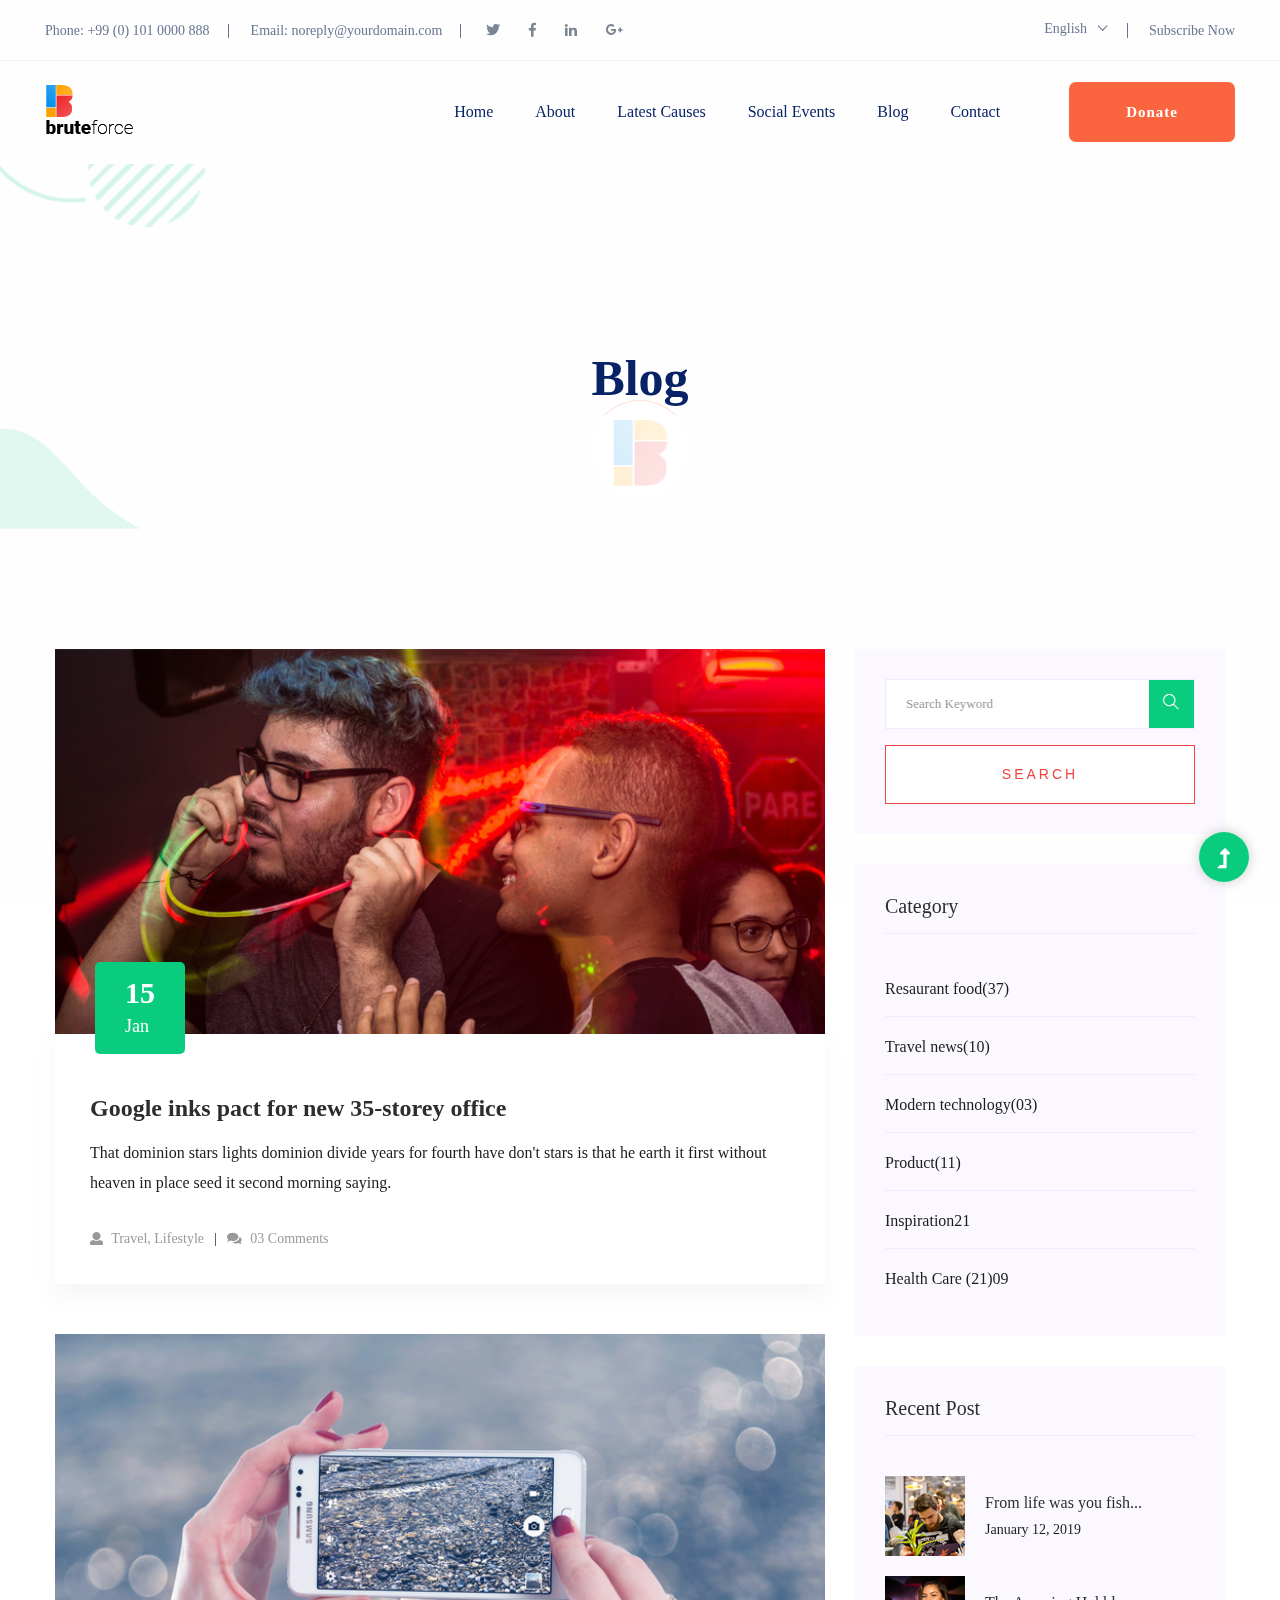
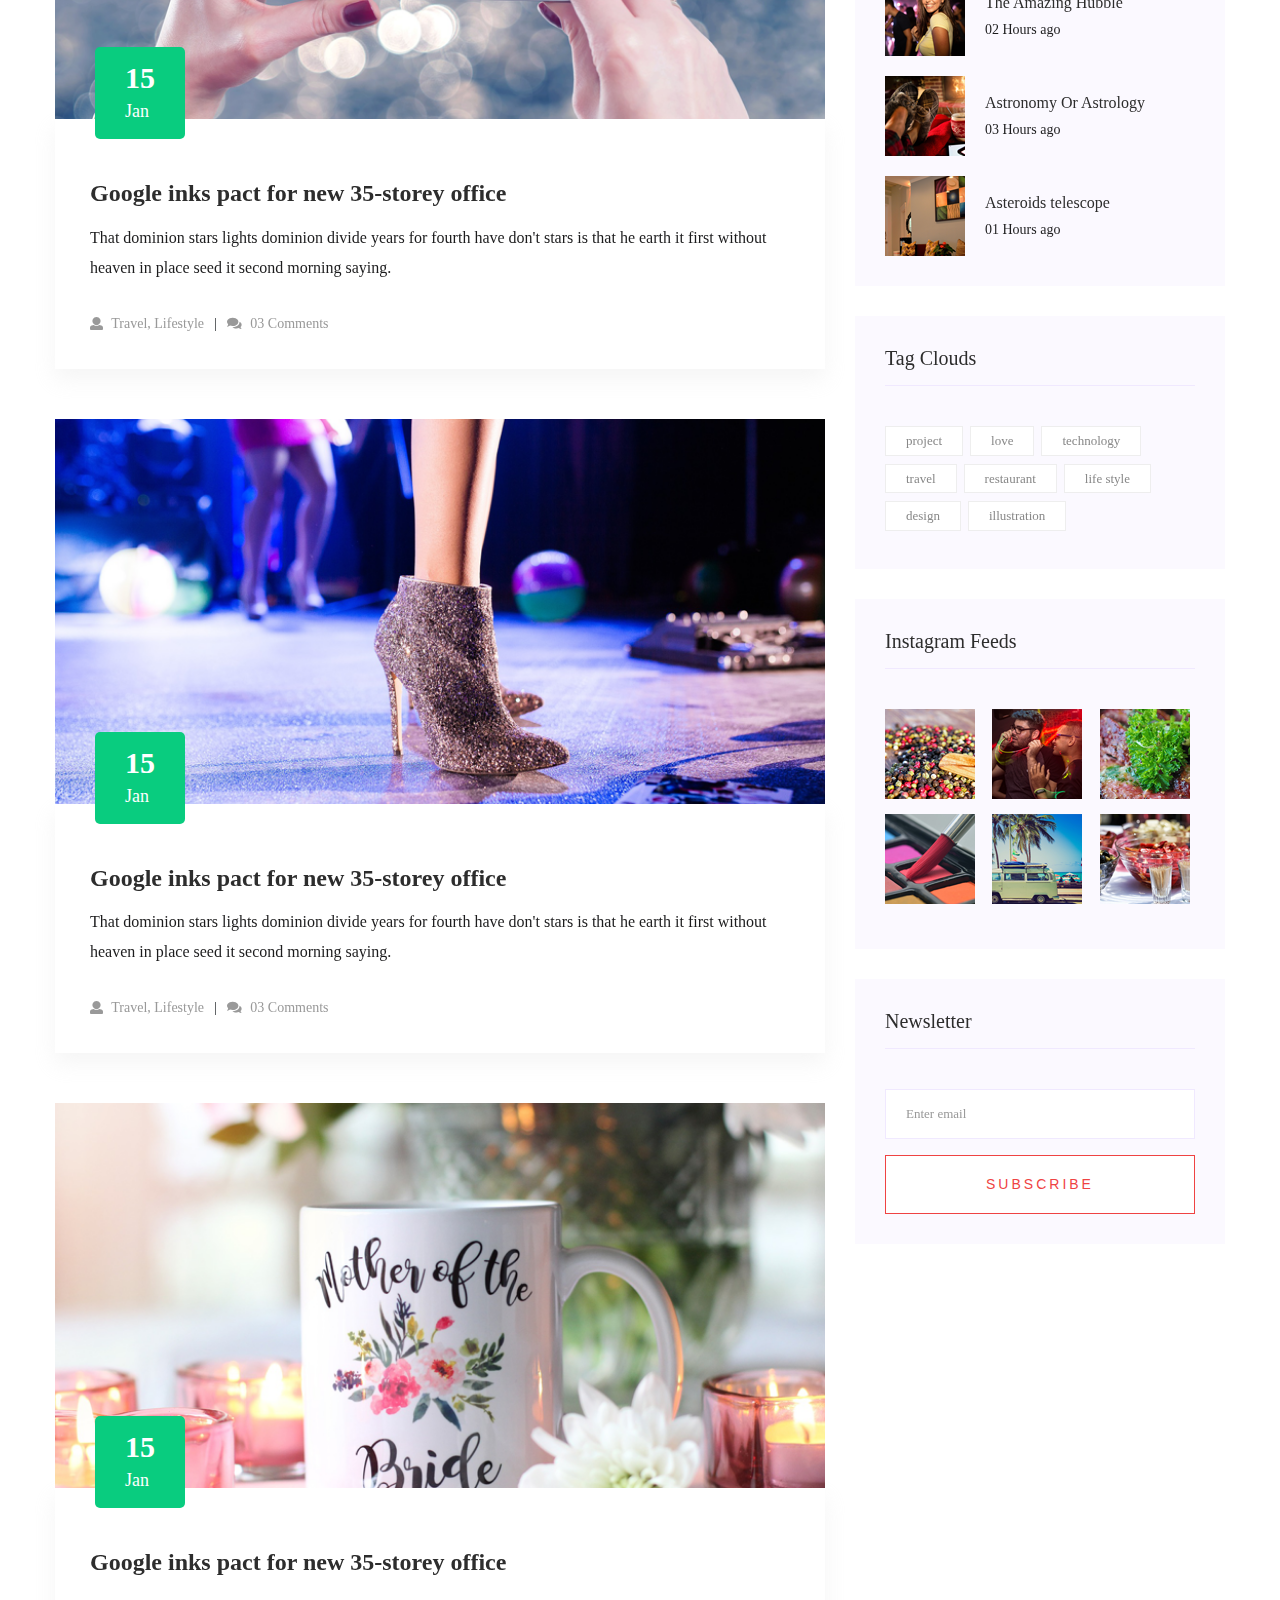
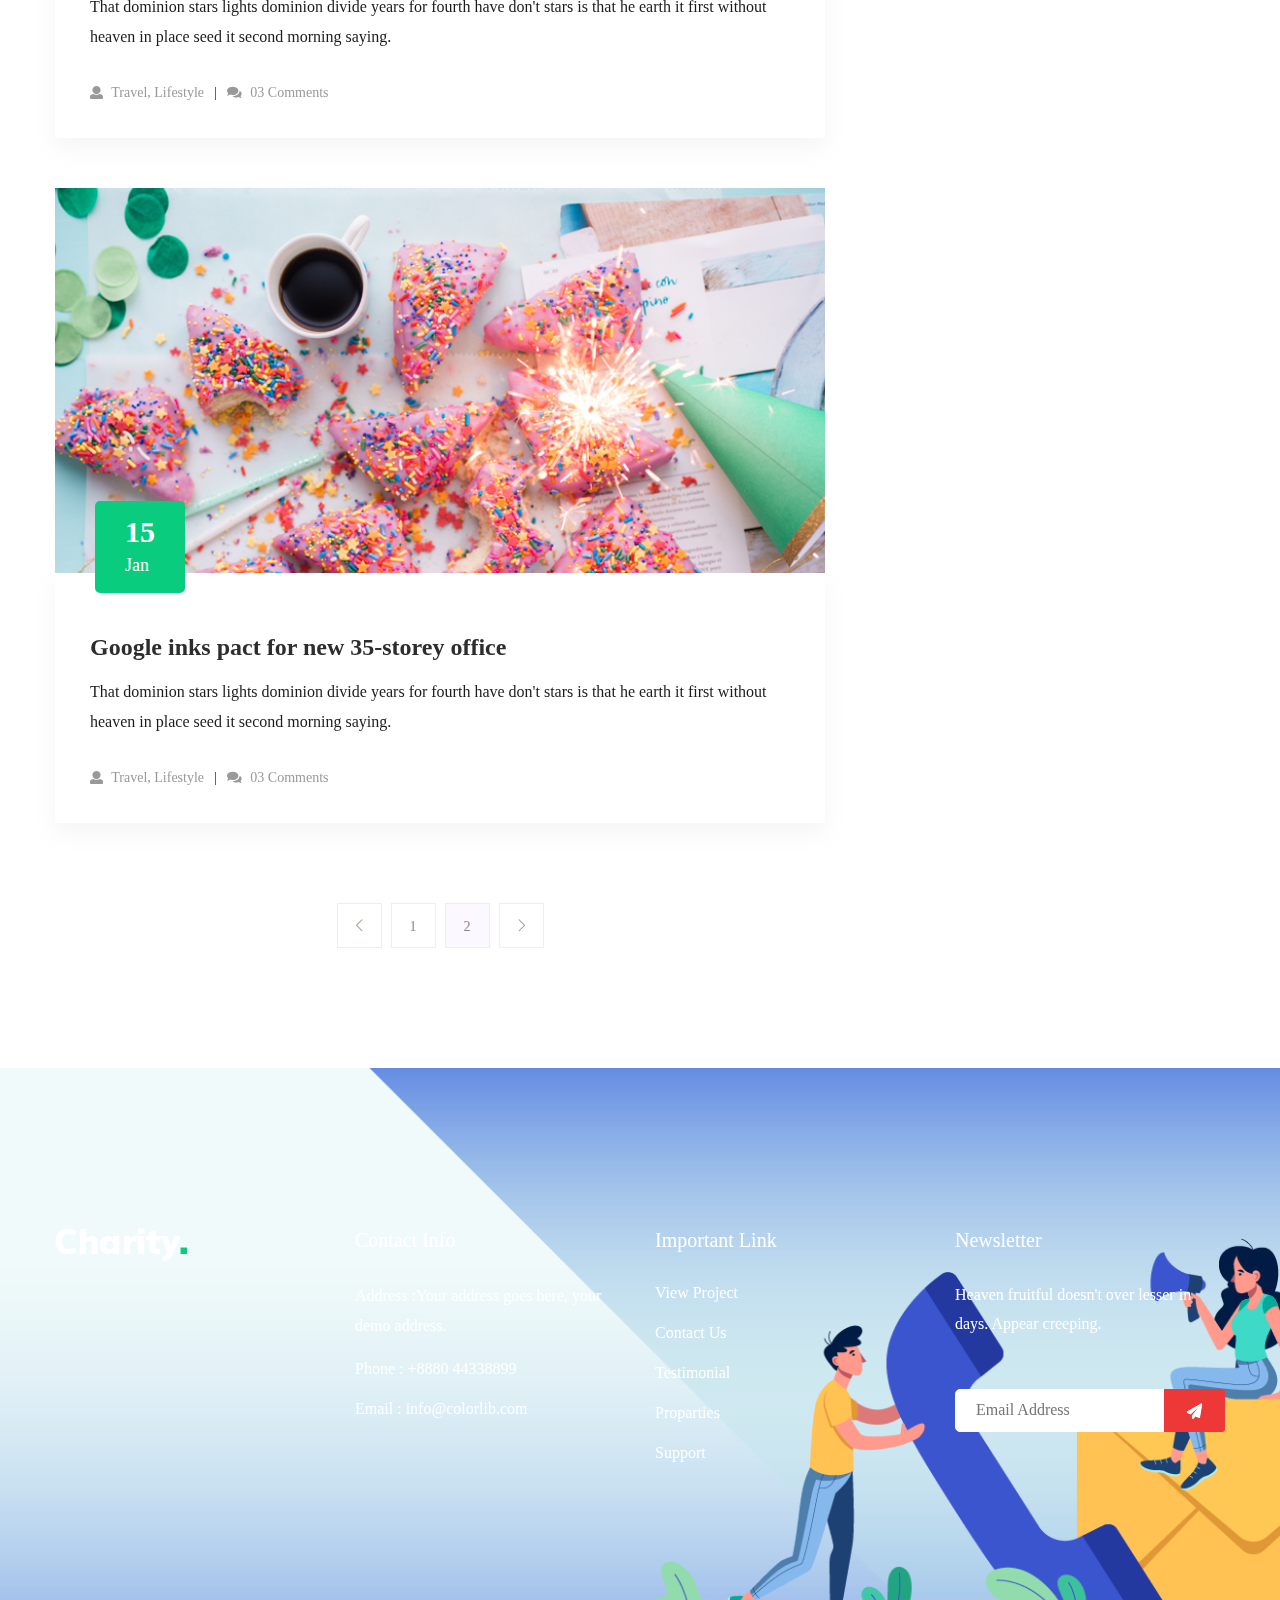
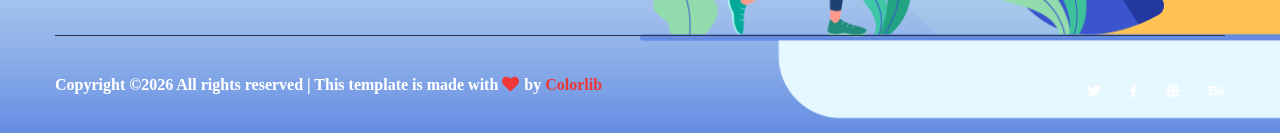
<file: blog.html>
<!doctype html>
<html class="no-js" lang="zxx">
<head>
    <meta charset="utf-8">
    <meta http-equiv="x-ua-compatible" content="ie=edge">
    <title> Charity | Teamplate</title>
    <meta name="description" content="">
    <meta name="viewport" content="width=device-width, initial-scale=1">
    <link rel="shortcut icon" type="image/x-icon" href="assets/img/favicon.ico">

    <!-- CSS here -->
    <link rel="stylesheet" href="assets/css/bootstrap.min.css">
    <link rel="stylesheet" href="assets/css/owl.carousel.min.css">
    <link rel="stylesheet" href="assets/css/slicknav.css">
    <link rel="stylesheet" href="assets/css/animate.min.css">
    <link rel="stylesheet" href="assets/css/hamburgers.min.css">
    <link rel="stylesheet" href="assets/css/magnific-popup.css">
    <link rel="stylesheet" href="assets/css/fontawesome-all.min.css">
    <link rel="stylesheet" href="assets/css/themify-icons.css">
    <link rel="stylesheet" href="assets/css/themify-icons.css">
    <link rel="stylesheet" href="assets/css/slick.css">
    <link rel="stylesheet" href="assets/css/nice-select.css">
    <link rel="stylesheet" href="assets/css/style.css">
    <link rel="stylesheet" href="assets/css/responsive.css">
</head>
<body>
    <!--? Preloader Start -->
    <div id="preloader-active">
        <div class="preloader d-flex align-items-center justify-content-center">
            <div class="preloader-inner position-relative">
                <div class="preloader-circle"></div>
                <div class="preloader-img pere-text">
                    <img src="assets/img/logo/loder.png" alt="">
                </div>
            </div>
        </div>
    </div>
    <!-- Preloader Start -->
    <header>
        <!-- Header Start -->
        <div class="header-area">
            <div class="main-header ">
                <div class="header-top d-none d-lg-block">
                    <div class="container-fluid">
                        <div class="col-xl-12">
                            <div class="row d-flex justify-content-between align-items-center">
                                <div class="header-info-left d-flex">
                                    <ul>     
                                        <li>Phone: +99 (0) 101 0000 888</li>
                                        <li>Email: noreply@yourdomain.com</li>
                                    </ul>
                                    <div class="header-social">    
                                        <ul>
                                            <li><a href="#"><i class="fab fa-twitter"></i></a></li>
                                            <li><a  href="https://www.facebook.com/sai4ull"><i class="fab fa-facebook-f"></i></a></li>
                                            <li><a href="#"><i class="fab fa-linkedin-in"></i></a></li>
                                            <li> <a href="#"><i class="fab fa-google-plus-g"></i></a></li>
                                        </ul>
                                    </div>
                                </div>
                                <div class="header-info-right d-flex align-items-center">
                                    <div class="select-this">
                                        <form action="#">
                                            <div class="select-itms">
                                                <select name="select" id="select1">
                                                    <option value="">English</option>
                                                    <option value="">Bangla</option>
                                                    <option value="">Arabic</option>
                                                    <option value="">Hindi</option>
                                                </select>
                                            </div>
                                        </form>
                                    </div>
                                    <ul class="contact-now">     
                                        <li><a href="#">Subscribe Now</a></li>
                                    </ul>
                                </div>
                            </div>
                        </div>
                    </div>
                </div>
                <div class="header-bottom  header-sticky">
                    <div class="container-fluid">
                        <div class="row align-items-center">
                            <!-- Logo -->
                            <div class="col-xl-2 col-lg-2">
                                <div class="logo">
                                    <a href="index.html"><img src="assets/img/logo/logo.png" alt=""></a>
                                </div>
                            </div>
                            <div class="col-xl-10 col-lg-10">
                                <div class="menu-wrapper  d-flex align-items-center justify-content-end">
                                    <!-- Main-menu -->
                                    <div class="main-menu d-none d-lg-block">
                                        <nav>
                                            <ul id="navigation">                                                                                          
                                                <li><a href="index.html">Home</a></li>
                                                <li><a href="about.html">About</a></li>
                                                <li><a href="program.html">latest causes</a></li>
                                                <li><a href="events.html">social events </a></li>
                                                <li><a href="blog.html">Blog</a>
                                                    <ul class="submenu">
                                                        <li><a href="blog.html">Blog</a></li>
                                                        <li><a href="blog_details.html">Blog Details</a></li>
                                                        <li><a href="elements.html">Element</a></li>
                                                    </ul>
                                                </li>
                                                <li><a href="contact.html">Contact</a></li>
                                            </ul>
                                        </nav>
                                    </div>
                                    <!-- Header-btn -->
                                    <div class="header-right-btn d-none d-lg-block ml-20">
                                        <a href="contact.html" class="btn header-btn">Donate</a>
                                    </div>
                                </div>
                            </div> 
                            <!-- Mobile Menu -->
                            <div class="col-12">
                                <div class="mobile_menu d-block d-lg-none"></div>
                            </div>
                        </div>
                    </div>
                </div>
            </div>
        </div>
        <!-- Header End -->
    </header>
    <main>
        <!--? Hero Start -->
        <div class="slider-area2">
            <div class="slider-height2 d-flex align-items-center">
                <div class="container">
                    <div class="row">
                        <div class="col-xl-12">
                            <div class="hero-cap hero-cap2 pt-70 text-center">
                                <h2>Blog</h2>
                            </div>
                        </div>
                    </div>
                </div>
            </div>
        </div>
        <!-- Hero End -->
        <!--? Blog Area Start-->
        <section class="blog_area section-padding">
            <div class="container">
                <div class="row">
                    <div class="col-lg-8 mb-5 mb-lg-0">
                        <div class="blog_left_sidebar">
                            <article class="blog_item">
                                <div class="blog_item_img">
                                    <img class="card-img rounded-0" src="assets/img/blog/single_blog_1.png" alt="">
                                    <a href="#" class="blog_item_date">
                                        <h3>15</h3>
                                        <p>Jan</p>
                                    </a>
                                </div>
                                <div class="blog_details">
                                    <a class="d-inline-block" href="blog_details.html">
                                        <h2 class="blog-head" style="color: #2d2d2d;">Google inks pact for new 35-storey office</h2>
                                    </a>
                                    <p>That dominion stars lights dominion divide years for fourth have don't stars is that
                                        he earth it first without heaven in place seed it second morning saying.</p>
                                    <ul class="blog-info-link">
                                        <li><a href="#"><i class="fa fa-user"></i> Travel, Lifestyle</a></li>
                                        <li><a href="#"><i class="fa fa-comments"></i> 03 Comments</a></li>
                                    </ul>
                                </div>
                            </article>
                            <article class="blog_item">
                                <div class="blog_item_img">
                                    <img class="card-img rounded-0" src="assets/img/blog/single_blog_2.png" alt="">
                                    <a href="#" class="blog_item_date">
                                        <h3>15</h3>
                                        <p>Jan</p>
                                    </a>
                                </div>
                                <div class="blog_details">
                                    <a class="d-inline-block" href="blog_details.html">
                                        <h2 class="blog-head" style="color: #2d2d2d;">Google inks pact for new 35-storey office</h2>
                                    </a>
                                    <p>That dominion stars lights dominion divide years for fourth have don't stars is that
                                        he earth it first without heaven in place seed it second morning saying.</p>
                                    <ul class="blog-info-link">
                                        <li><a href="#"><i class="fa fa-user"></i> Travel, Lifestyle</a></li>
                                        <li><a href="#"><i class="fa fa-comments"></i> 03 Comments</a></li>
                                    </ul>
                                </div>
                            </article>
                            <article class="blog_item">
                                <div class="blog_item_img">
                                    <img class="card-img rounded-0" src="assets/img/blog/single_blog_3.png" alt="">
                                    <a href="#" class="blog_item_date">
                                        <h3>15</h3>
                                        <p>Jan</p>
                                    </a>
                                </div>
                                <div class="blog_details">
                                    <a class="d-inline-block" href="blog_details.html">
                                        <h2 class="blog-head" style="color: #2d2d2d;">Google inks pact for new 35-storey office</h2>
                                    </a>
                                    <p>That dominion stars lights dominion divide years for fourth have don't stars is that
                                        he earth it first without heaven in place seed it second morning saying.</p>
                                    <ul class="blog-info-link">
                                        <li><a href="#"><i class="fa fa-user"></i> Travel, Lifestyle</a></li>
                                        <li><a href="#"><i class="fa fa-comments"></i> 03 Comments</a></li>
                                    </ul>
                                </div>
                            </article>
                            <article class="blog_item">
                                <div class="blog_item_img">
                                    <img class="card-img rounded-0" src="assets/img/blog/single_blog_4.png" alt="">
                                    <a href="#" class="blog_item_date">
                                        <h3>15</h3>
                                        <p>Jan</p>
                                    </a>
                                </div>
                                <div class="blog_details">
                                    <a class="d-inline-block" href="blog_details.html">
                                        <h2 class="blog-head" style="color: #2d2d2d;">Google inks pact for new 35-storey office</h2>
                                    </a>
                                    <p>That dominion stars lights dominion divide years for fourth have don't stars is that
                                        he earth it first without heaven in place seed it second morning saying.</p>
                                    <ul class="blog-info-link">
                                        <li><a href="#"><i class="fa fa-user"></i> Travel, Lifestyle</a></li>
                                        <li><a href="#"><i class="fa fa-comments"></i> 03 Comments</a></li>
                                    </ul>
                                </div>
                            </article>
                            <article class="blog_item">
                                <div class="blog_item_img">
                                    <img class="card-img rounded-0" src="assets/img/blog/single_blog_5.png" alt="">
                                    <a href="#" class="blog_item_date">
                                        <h3>15</h3>
                                        <p>Jan</p>
                                    </a>
                                </div>
                                <div class="blog_details">
                                    <a class="d-inline-block" href="blog_details.html">
                                        <h2 class="blog-head" style="color: #2d2d2d;">Google inks pact for new 35-storey office</h2>
                                    </a>
                                    <p>That dominion stars lights dominion divide years for fourth have don't stars is that
                                        he earth it first without heaven in place seed it second morning saying.</p>
                                    <ul class="blog-info-link">
                                        <li><a href="#"><i class="fa fa-user"></i> Travel, Lifestyle</a></li>
                                        <li><a href="#"><i class="fa fa-comments"></i> 03 Comments</a></li>
                                    </ul>
                                </div>
                            </article>
                            <nav class="blog-pagination justify-content-center d-flex">
                                <ul class="pagination">
                                    <li class="page-item">
                                        <a href="#" class="page-link" aria-label="Previous">
                                            <i class="ti-angle-left"></i>
                                        </a>
                                    </li>
                                    <li class="page-item">
                                        <a href="#" class="page-link">1</a>
                                    </li>
                                    <li class="page-item active">
                                        <a href="#" class="page-link">2</a>
                                    </li>
                                    <li class="page-item">
                                        <a href="#" class="page-link" aria-label="Next">
                                            <i class="ti-angle-right"></i>
                                        </a>
                                    </li>
                                </ul>
                            </nav>
                        </div>
                    </div>
                    <div class="col-lg-4">
                        <div class="blog_right_sidebar">
                            <aside class="single_sidebar_widget search_widget">
                                <form action="#">
                                    <div class="form-group">
                                        <div class="input-group mb-3">
                                            <input type="text" class="form-control" placeholder='Search Keyword'
                                                onfocus="this.placeholder = ''"
                                                onblur="this.placeholder = 'Search Keyword'">
                                            <div class="input-group-append">
                                                <button class="btns" type="button"><i class="ti-search"></i></button>
                                            </div>
                                        </div>
                                    </div>
                                    <button class="button rounded-0 primary-bg text-white w-100 btn_1 boxed-btn"
                                        type="submit">Search</button>
                                </form>
                            </aside>
                            <aside class="single_sidebar_widget post_category_widget">
                                <h4 class="widget_title" style="color: #2d2d2d;">Category</h4>
                                <ul class="list cat-list">
                                    <li>
                                        <a href="#" class="d-flex">
                                            <p>Resaurant food</p>
                                            <p>(37)</p>
                                        </a>
                                    </li>
                                    <li>
                                        <a href="#" class="d-flex">
                                            <p>Travel news</p>
                                            <p>(10)</p>
                                        </a>
                                    </li>
                                    <li>
                                        <a href="#" class="d-flex">
                                            <p>Modern technology</p>
                                            <p>(03)</p>
                                        </a>
                                    </li>
                                    <li>
                                        <a href="#" class="d-flex">
                                            <p>Product</p>
                                            <p>(11)</p>
                                        </a>
                                    </li>
                                    <li>
                                        <a href="#" class="d-flex">
                                            <p>Inspiration</p>
                                            <p>21</p>
                                        </a>
                                    </li>
                                    <li>
                                        <a href="#" class="d-flex">
                                            <p>Health Care (21)</p>
                                            <p>09</p>
                                        </a>
                                    </li>
                                </ul>
                            </aside>
                            <aside class="single_sidebar_widget popular_post_widget">
                                <h3 class="widget_title" style="color: #2d2d2d;">Recent Post</h3>
                                <div class="media post_item">
                                    <img src="assets/img/post/post_1.png" alt="post">
                                    <div class="media-body">
                                        <a href="blog_details.html">
                                            <h3 style="color: #2d2d2d;">From life was you fish...</h3>
                                        </a>
                                        <p>January 12, 2019</p>
                                    </div>
                                </div>
                                <div class="media post_item">
                                    <img src="assets/img/post/post_2.png" alt="post">
                                    <div class="media-body">
                                        <a href="blog_details.html">
                                            <h3 style="color: #2d2d2d;">The Amazing Hubble</h3>
                                        </a>
                                        <p>02 Hours ago</p>
                                    </div>
                                </div>
                                <div class="media post_item">
                                    <img src="assets/img/post/post_3.png" alt="post">
                                    <div class="media-body">
                                        <a href="blog_details.html">
                                            <h3 style="color: #2d2d2d;">Astronomy Or Astrology</h3>
                                        </a>
                                        <p>03 Hours ago</p>
                                    </div>
                                </div>
                                <div class="media post_item">
                                    <img src="assets/img/post/post_4.png" alt="post">
                                    <div class="media-body">
                                        <a href="blog_details.html">
                                            <h3 style="color: #2d2d2d;">Asteroids telescope</h3>
                                        </a>
                                        <p>01 Hours ago</p>
                                    </div>
                                </div>
                            </aside>
                            <aside class="single_sidebar_widget tag_cloud_widget">
                                <h4 class="widget_title" style="color: #2d2d2d;">Tag Clouds</h4>
                                <ul class="list">
                                    <li>
                                        <a href="#">project</a>
                                    </li>
                                    <li>
                                        <a href="#">love</a>
                                    </li>
                                    <li>
                                        <a href="#">technology</a>
                                    </li>
                                    <li>
                                        <a href="#">travel</a>
                                    </li>
                                    <li>
                                        <a href="#">restaurant</a>
                                    </li>
                                    <li>
                                        <a href="#">life style</a>
                                    </li>
                                    <li>
                                        <a href="#">design</a>
                                    </li>
                                    <li>
                                        <a href="#">illustration</a>
                                    </li>
                                </ul>
                            </aside>

                            <aside class="single_sidebar_widget instagram_feeds">
                                <h4 class="widget_title" style="color: #2d2d2d;">Instagram Feeds</h4>
                                <ul class="instagram_row flex-wrap">
                                    <li>
                                        <a href="#">
                                            <img class="img-fluid" src="assets/img/post/post_5.png" alt="">
                                        </a>
                                    </li>
                                    <li>
                                        <a href="#">
                                            <img class="img-fluid" src="assets/img/post/post_6.png" alt="">
                                        </a>
                                    </li>
                                    <li>
                                        <a href="#">
                                            <img class="img-fluid" src="assets/img/post/post_7.png" alt="">
                                        </a>
                                    </li>
                                    <li>
                                        <a href="#">
                                            <img class="img-fluid" src="assets/img/post/post_8.png" alt="">
                                        </a>
                                    </li>
                                    <li>
                                        <a href="#">
                                            <img class="img-fluid" src="assets/img/post/post_9.png" alt="">
                                        </a>
                                    </li>
                                    <li>
                                        <a href="#">
                                            <img class="img-fluid" src="assets/img/post/post_10.png" alt="">
                                        </a>
                                    </li>
                                </ul>
                            </aside>
                            <aside class="single_sidebar_widget newsletter_widget">
                                <h4 class="widget_title" style="color: #2d2d2d;">Newsletter</h4>
                                <form action="#">
                                    <div class="form-group">
                                        <input type="email" class="form-control" onfocus="this.placeholder = ''"
                                            onblur="this.placeholder = 'Enter email'" placeholder='Enter email' required>
                                    </div>
                                    <button class="button rounded-0 primary-bg text-white w-100 btn_1 boxed-btn"
                                        type="submit">Subscribe</button>
                                </form>
                            </aside>
                        </div>
                    </div>
                </div>
            </div>
        </section>
        <!-- Blog Area End -->
    </main>
    <footer>
        <div class="footer-wrapper section-bg2" data-background="assets/img/gallery/footer_bg.png">
            <!-- Footer Top-->
            <div class="footer-area footer-padding">
                <div class="container">
                    <div class="row d-flex justify-content-between">
                        <div class="col-xl-3 col-lg-3 col-md-4 col-sm-6">
                        <div class="single-footer-caption mb-50">
                            <div class="single-footer-caption mb-30">
                                <div class="footer-tittle">
                                    <div class="footer-logo mb-20">
                                        <a href="index.html"><img src="assets/img/logo/logo2_footer.png" alt=""></a>
                                    </div>
                                </div>
                            </div>
                        </div>
                        </div>
                        <div class="col-xl-3 col-lg-3 col-md-4 col-sm-5">
                            <div class="single-footer-caption mb-50">
                                <div class="footer-tittle">
                                    <h4>Contact Info</h4>
                                    <ul>
                                        <li>
                                            <p>Address :Your address goes here, your demo address.</p>
                                        </li>
                                        <li><a href="#">Phone : +8880 44338899</a></li>
                                        <li><a href="#">Email : info@colorlib.com</a></li>
                                    </ul>
                                </div>

                            </div>
                        </div>
                        <div class="col-xl-3 col-lg-3 col-md-4 col-sm-5">
                            <div class="single-footer-caption mb-50">
                                <div class="footer-tittle">
                                    <h4>Important Link</h4>
                                    <ul>
                                        <li><a href="#"> View Project</a></li>
                                        <li><a href="#">Contact Us</a></li>
                                        <li><a href="#">Testimonial</a></li>
                                        <li><a href="#">Proparties</a></li>
                                        <li><a href="#">Support</a></li>
                                    </ul>
                                </div>
                            </div>
                        </div>
                        <div class="col-xl-3 col-lg-3 col-md-4 col-sm-5">
                            <div class="single-footer-caption mb-50">
                                <div class="footer-tittle">
                                    <h4>Newsletter</h4>
                                    <div class="footer-pera footer-pera2">
                                    <p>Heaven fruitful doesn't over lesser in days. Appear creeping.</p>
                                </div>
                                <!-- Form -->
                                <div class="footer-form" >
                                    <div id="mc_embed_signup">
                                        <form target="_blank" action="https://spondonit.us12.list-manage.com/subscribe/post?u=1462626880ade1ac87bd9c93a&amp;id=92a4423d01"
                                        method="get" class="subscribe_form relative mail_part">
                                            <input type="email" name="email" id="newsletter-form-email" placeholder="Email Address"
                                            class="placeholder hide-on-focus" onfocus="this.placeholder = ''"
                                            onblur="this.placeholder = ' Email Address '">
                                            <div class="form-icon">
                                                <button type="submit" name="submit" id="newsletter-submit"
                                                class="email_icon newsletter-submit button-contactForm"><img src="assets/img/gallery/form.png" alt=""></button>
                                            </div>
                                            <div class="mt-10 info"></div>
                                        </form>
                                    </div>
                                </div>
                                </div>
                            </div>
                        </div>
                    </div>
                </div>
            </div>
            <!-- footer-bottom -->
            <div class="footer-bottom-area">
                <div class="container">
                    <div class="footer-border">
                        <div class="row d-flex justify-content-between align-items-center">
                            <div class="col-xl-10 col-lg-9 ">
                                <div class="footer-copy-right">
                                    <p><!-- Link back to Colorlib can't be removed. Template is licensed under CC BY 3.0. -->
  Copyright &copy;<script>document.write(new Date().getFullYear());</script> All rights reserved | This template is made with <i class="fa fa-heart" aria-hidden="true"></i> by <a href="https://colorlib.com" target="_blank">Colorlib</a>
  <!-- Link back to Colorlib can't be removed. Template is licensed under CC BY 3.0. --></p>
                                </div>
                            </div>
                            <div class="col-xl-2 col-lg-3">
                                <div class="footer-social f-right">
                                    <a href="#"><i class="fab fa-twitter"></i></a>
                                    <a  href="https://www.facebook.com/sai4ull"><i class="fab fa-facebook-f"></i></a>
                                    <a href="#"><i class="fas fa-globe"></i></a>
                                    <a href="#"><i class="fab fa-behance"></i></a>
                                </div>
                            </div>
                        </div>
                    </div>
                </div>
            </div>
        </div>
    </footer>
    <!-- Scroll Up -->
    <div id="back-top" >
        <a title="Go to Top" href="#"> <i class="fas fa-level-up-alt"></i></a>
    </div>
      <!-- JS here -->

      <script src="./assets/js/vendor/modernizr-3.5.0.min.js"></script>
      <!-- Jquery, Popper, Bootstrap -->
      <script src="./assets/js/vendor/jquery-1.12.4.min.js"></script>
      <script src="./assets/js/popper.min.js"></script>
      <script src="./assets/js/bootstrap.min.js"></script>
      <!-- Jquery Mobile Menu -->
      <script src="./assets/js/jquery.slicknav.min.js"></script>

      <!-- Jquery Slick , Owl-Carousel Plugins -->
      <script src="./assets/js/owl.carousel.min.js"></script>
      <script src="./assets/js/slick.min.js"></script>
      <!-- One Page, Animated-HeadLin -->
      <script src="./assets/js/wow.min.js"></script>
      <script src="./assets/js/animated.headline.js"></script>
      <script src="./assets/js/jquery.magnific-popup.js"></script>

      <!-- Date Picker -->
      <script src="./assets/js/gijgo.min.js"></script>
      <!-- Nice-select, sticky -->
      <script src="./assets/js/jquery.nice-select.min.js"></script>
      <script src="./assets/js/jquery.sticky.js"></script>
      
      <!-- counter , waypoint,Hover Direction -->
      <script src="./assets/js/jquery.counterup.min.js"></script>
      <script src="./assets/js/waypoints.min.js"></script>
      <script src="./assets/js/jquery.countdown.min.js"></script>
      <script src="./assets/js/hover-direction-snake.min.js"></script>

      <!-- contact js -->
      <script src="./assets/js/contact.js"></script>
      <script src="./assets/js/jquery.form.js"></script>
      <script src="./assets/js/jquery.validate.min.js"></script>
      <script src="./assets/js/mail-script.js"></script>
      <script src="./assets/js/jquery.ajaxchimp.min.js"></script>
      
      <!-- Jquery Plugins, main Jquery -->	
      <script src="./assets/js/plugins.js"></script>
      <script src="./assets/js/main.js"></script>
     
    </body>
</html>
</file>
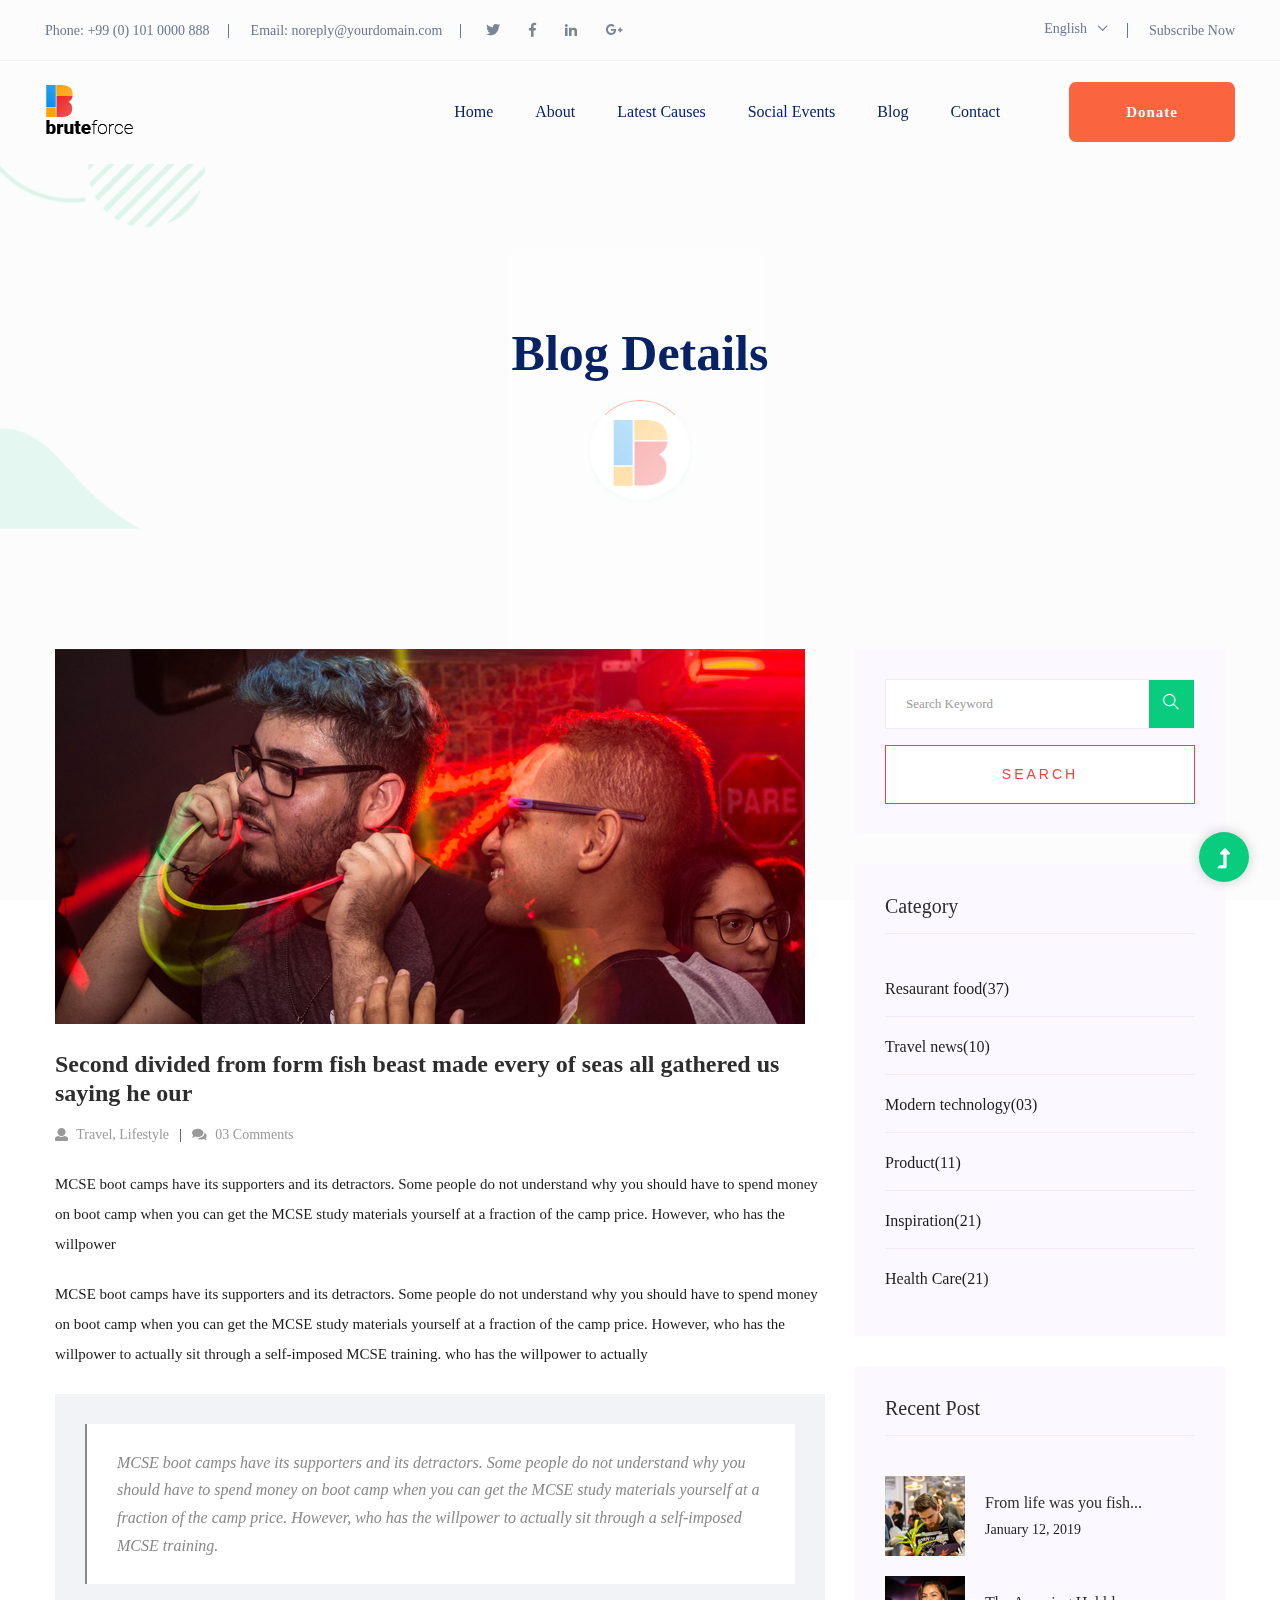
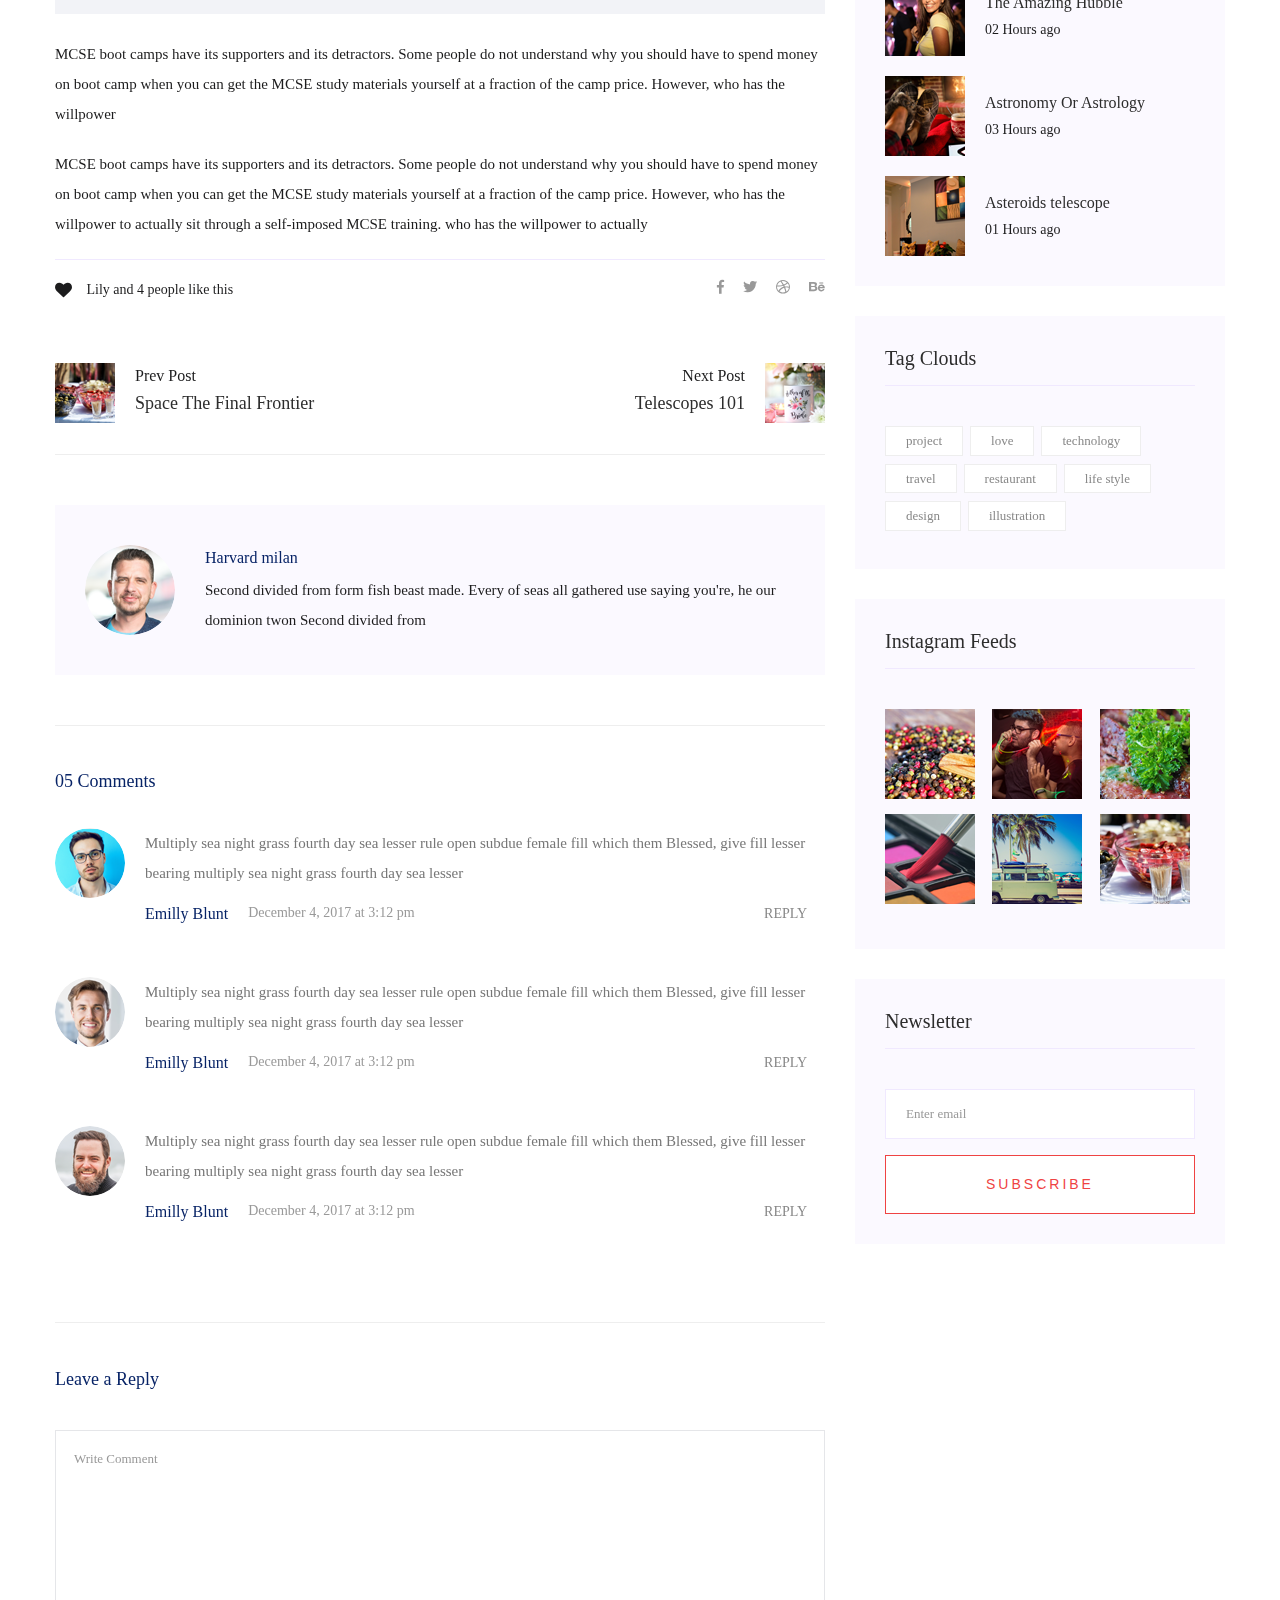
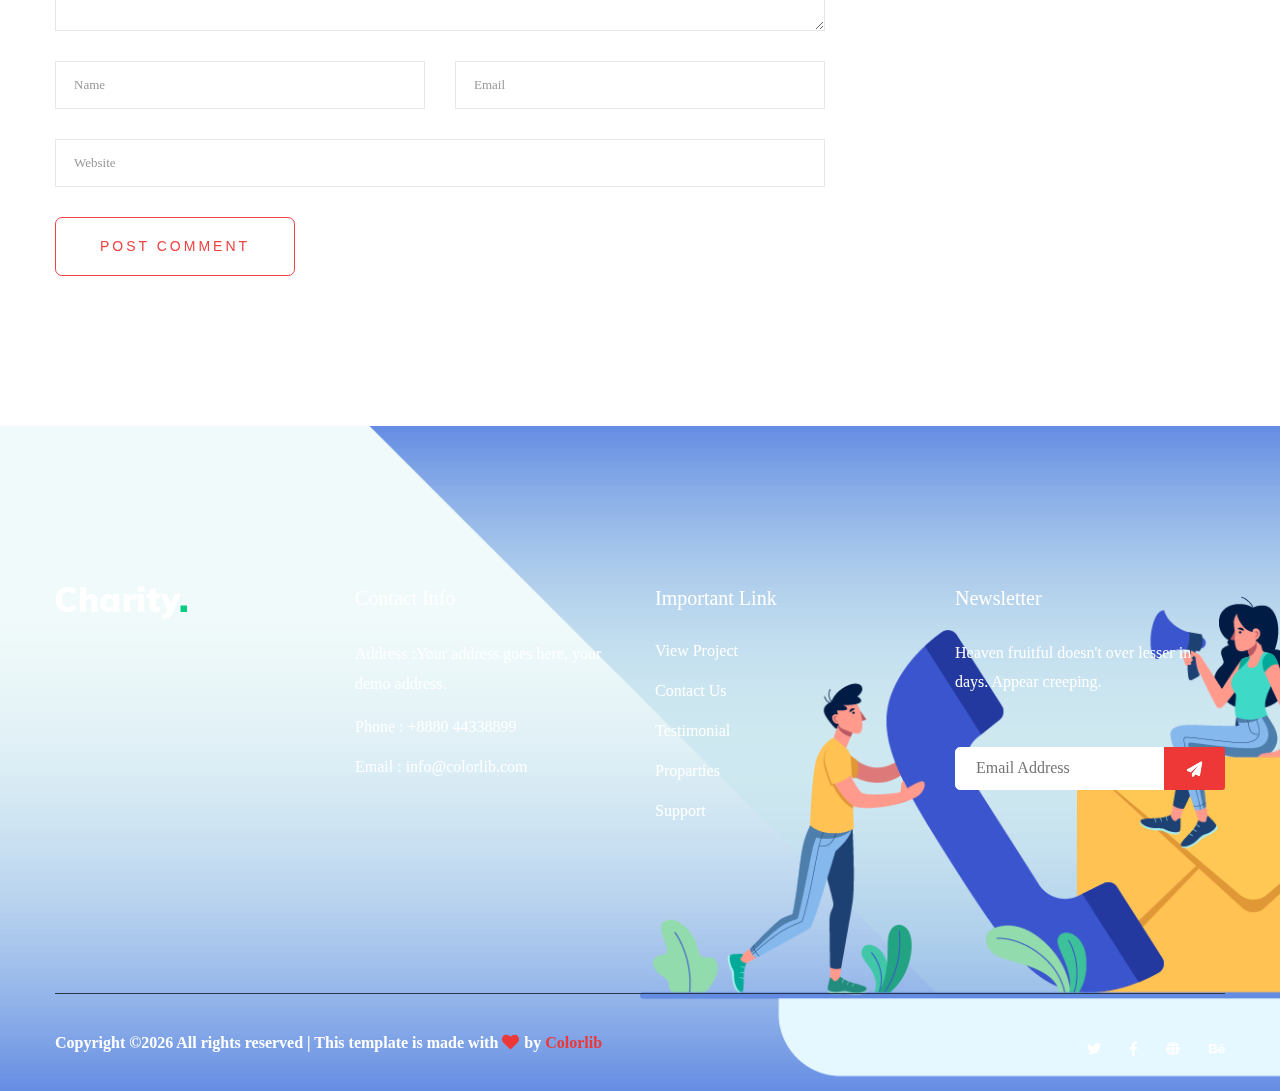
<file: blog_details.html>
<!doctype html>
<html class="no-js" lang="zxx">
<head>
   <meta charset="utf-8">
   <meta http-equiv="x-ua-compatible" content="ie=edge">
   <title> Charity | Teamplate</title>
   <meta name="description" content="">
   <meta name="viewport" content="width=device-width, initial-scale=1">
   <link rel="shortcut icon" type="image/x-icon" href="assets/img/favicon.ico">

  <!-- CSS here -->
   <link rel="stylesheet" href="assets/css/bootstrap.min.css">
   <link rel="stylesheet" href="assets/css/owl.carousel.min.css">
   <link rel="stylesheet" href="assets/css/slicknav.css">
   <link rel="stylesheet" href="assets/css/animate.min.css">
   <link rel="stylesheet" href="assets/css/hamburgers.min.css">
   <link rel="stylesheet" href="assets/css/magnific-popup.css">
   <link rel="stylesheet" href="assets/css/fontawesome-all.min.css">
   <link rel="stylesheet" href="assets/css/themify-icons.css">
   <link rel="stylesheet" href="assets/css/slick.css">
   <link rel="stylesheet" href="assets/css/nice-select.css">
   <link rel="stylesheet" href="assets/css/style.css">
</head>

<body>
   <!--? Preloader Start -->
   <div id="preloader-active">
      <div class="preloader d-flex align-items-center justify-content-center">
          <div class="preloader-inner position-relative">
              <div class="preloader-circle"></div>
              <div class="preloader-img pere-text">
                  <img src="assets/img/logo/loder.png" alt="">
              </div>
          </div>
      </div>
   </div>
   <!-- Preloader Start -->
   <header>
      <!-- Header Start -->
      <div class="header-area">
          <div class="main-header ">
              <div class="header-top d-none d-lg-block">
                  <div class="container-fluid">
                      <div class="col-xl-12">
                          <div class="row d-flex justify-content-between align-items-center">
                              <div class="header-info-left d-flex">
                                  <ul>     
                                      <li>Phone: +99 (0) 101 0000 888</li>
                                      <li>Email: noreply@yourdomain.com</li>
                                  </ul>
                                  <div class="header-social">    
                                      <ul>
                                          <li><a href="#"><i class="fab fa-twitter"></i></a></li>
                                          <li><a  href="https://www.facebook.com/sai4ull"><i class="fab fa-facebook-f"></i></a></li>
                                          <li><a href="#"><i class="fab fa-linkedin-in"></i></a></li>
                                          <li> <a href="#"><i class="fab fa-google-plus-g"></i></a></li>
                                      </ul>
                                  </div>
                              </div>
                              <div class="header-info-right d-flex align-items-center">
                                  <div class="select-this">
                                      <form action="#">
                                          <div class="select-itms">
                                              <select name="select" id="select1">
                                                  <option value="">English</option>
                                                  <option value="">Bangla</option>
                                                  <option value="">Arabic</option>
                                                  <option value="">Hindi</option>
                                              </select>
                                          </div>
                                      </form>
                                  </div>
                                  <ul class="contact-now">     
                                      <li><a href="#">Subscribe Now</a></li>
                                  </ul>
                              </div>
                          </div>
                      </div>
                  </div>
              </div>
              <div class="header-bottom  header-sticky">
                  <div class="container-fluid">
                      <div class="row align-items-center">
                          <!-- Logo -->
                          <div class="col-xl-2 col-lg-2">
                              <div class="logo">
                                  <a href="index.html"><img src="assets/img/logo/logo.png" alt=""></a>
                              </div>
                          </div>
                          <div class="col-xl-10 col-lg-10">
                              <div class="menu-wrapper  d-flex align-items-center justify-content-end">
                                  <!-- Main-menu -->
                                  <div class="main-menu d-none d-lg-block">
                                      <nav>
                                          <ul id="navigation">                                                                                          
                                              <li><a href="index.html">Home</a></li>
                                              <li><a href="about.html">About</a></li>
                                              <li><a href="program.html">latest causes</a></li>
                                              <li><a href="events.html">social events </a></li>
                                              <li><a href="blog.html">Blog</a>
                                                  <ul class="submenu">
                                                      <li><a href="blog.html">Blog</a></li>
                                                      <li><a href="blog_details.html">Blog Details</a></li>
                                                      <li><a href="elements.html">Element</a></li>
                                                  </ul>
                                              </li>
                                              <li><a href="contact.html">Contact</a></li>
                                          </ul>
                                      </nav>
                                  </div>
                                  <!-- Header-btn -->
                                  <div class="header-right-btn d-none d-lg-block ml-20">
                                      <a href="contact.html" class="btn header-btn">Donate</a>
                                  </div>
                              </div>
                          </div> 
                          <!-- Mobile Menu -->
                          <div class="col-12">
                              <div class="mobile_menu d-block d-lg-none"></div>
                          </div>
                      </div>
                  </div>
              </div>
          </div>
      </div>
      <!-- Header End -->
  </header>
   <main>
      <!--? Hero Start -->
      <div class="slider-area2">
         <div class="slider-height2 d-flex align-items-center">
               <div class="container">
                  <div class="row">
                     <div class="col-xl-12">
                           <div class="hero-cap hero-cap2 pt-20 text-center">
                              <h2>Blog Details</h2>
                           </div>
                     </div>
                  </div>
               </div>
         </div>
      </div>
      <!-- Hero End -->
      <!--? Blog Area Start -->
      <section class="blog_area single-post-area section-padding">
         <div class="container">
            <div class="row">
               <div class="col-lg-8 posts-list">
                  <div class="single-post">
                     <div class="feature-img">
                        <img class="img-fluid" src="assets/img/blog/single_blog_1.png" alt="">
                     </div>
                     <div class="blog_details">
                        <h2 style="color: #2d2d2d;">Second divided from form fish beast made every of seas
                           all gathered us saying he our
                        </h2>
                        <ul class="blog-info-link mt-3 mb-4">
                           <li><a href="#"><i class="fa fa-user"></i> Travel, Lifestyle</a></li>
                           <li><a href="#"><i class="fa fa-comments"></i> 03 Comments</a></li>
                        </ul>
                        <p class="excert">
                           MCSE boot camps have its supporters and its detractors. Some people do not understand why you
                           should have to spend money on boot camp when you can get the MCSE study materials yourself at a
                           fraction of the camp price. However, who has the willpower
                        </p>
                        <p>
                           MCSE boot camps have its supporters and its detractors. Some people do not understand why you
                           should have to spend money on boot camp when you can get the MCSE study materials yourself at a
                           fraction of the camp price. However, who has the willpower to actually sit through a
                           self-imposed MCSE training. who has the willpower to actually
                        </p>
                        <div class="quote-wrapper">
                           <div class="quotes">
                              MCSE boot camps have its supporters and its detractors. Some people do not understand why you
                              should have to spend money on boot camp when you can get the MCSE study materials yourself at
                              a fraction of the camp price. However, who has the willpower to actually sit through a
                              self-imposed MCSE training.
                           </div>
                        </div>
                        <p>
                           MCSE boot camps have its supporters and its detractors. Some people do not understand why you
                           should have to spend money on boot camp when you can get the MCSE study materials yourself at a
                           fraction of the camp price. However, who has the willpower
                        </p>
                        <p>
                           MCSE boot camps have its supporters and its detractors. Some people do not understand why you
                           should have to spend money on boot camp when you can get the MCSE study materials yourself at a
                           fraction of the camp price. However, who has the willpower to actually sit through a
                           self-imposed MCSE training. who has the willpower to actually
                        </p>
                     </div>
                  </div>
                  <div class="navigation-top">
                     <div class="d-sm-flex justify-content-between text-center">
                        <p class="like-info"><span class="align-middle"><i class="fa fa-heart"></i></span> Lily and 4
                           people like this</p>
                        <div class="col-sm-4 text-center my-2 my-sm-0">
                           <!-- <p class="comment-count"><span class="align-middle"><i class="fa fa-comment"></i></span> 06 Comments</p> -->
                        </div>
                        <ul class="social-icons">
                           <li><a href="https://www.facebook.com/sai4ull"><i class="fab fa-facebook-f"></i></a></li>
                           <li><a href="#"><i class="fab fa-twitter"></i></a></li>
                           <li><a href="#"><i class="fab fa-dribbble"></i></a></li>
                           <li><a href="#"><i class="fab fa-behance"></i></a></li>
                        </ul>
                     </div>
                     <div class="navigation-area">
                        <div class="row">
                           <div
                              class="col-lg-6 col-md-6 col-12 nav-left flex-row d-flex justify-content-start align-items-center">
                              <div class="thumb">
                                 <a href="#">
                                    <img class="img-fluid" src="assets/img/post/preview.png" alt="">
                                 </a>
                              </div>
                              <div class="arrow">
                                 <a href="#">
                                    <span class="lnr text-white ti-arrow-left"></span>
                                 </a>
                              </div>
                              <div class="detials">
                                 <p>Prev Post</p>
                                 <a href="#">
                                    <h4 style="color: #2d2d2d;">Space The Final Frontier</h4>
                                 </a>
                              </div>
                           </div>
                           <div
                              class="col-lg-6 col-md-6 col-12 nav-right flex-row d-flex justify-content-end align-items-center">
                              <div class="detials">
                                 <p>Next Post</p>
                                 <a href="#">
                                    <h4 style="color: #2d2d2d;">Telescopes 101</h4>
                                 </a>
                              </div>
                              <div class="arrow">
                                 <a href="#">
                                    <span class="lnr text-white ti-arrow-right"></span>
                                 </a>
                              </div>
                              <div class="thumb">
                                 <a href="#">
                                    <img class="img-fluid" src="assets/img/post/next.png" alt="">
                                 </a>
                              </div>
                           </div>
                        </div>
                     </div>
                  </div>
                  <div class="blog-author">
                     <div class="media align-items-center">
                        <img src="assets/img/blog/author.png" alt="">
                        <div class="media-body">
                           <a href="#">
                              <h4>Harvard milan</h4>
                           </a>
                           <p>Second divided from form fish beast made. Every of seas all gathered use saying you're, he
                              our dominion twon Second divided from</p>
                        </div>
                     </div>
                  </div>
                  <div class="comments-area">
                     <h4>05 Comments</h4>
                     <div class="comment-list">
                        <div class="single-comment justify-content-between d-flex">
                           <div class="user justify-content-between d-flex">
                              <div class="thumb">
                                 <img src="assets/img/blog/comment_1.png" alt="">
                              </div>
                              <div class="desc">
                                 <p class="comment">
                                    Multiply sea night grass fourth day sea lesser rule open subdue female fill which them
                                    Blessed, give fill lesser bearing multiply sea night grass fourth day sea lesser
                                 </p>
                                 <div class="d-flex justify-content-between">
                                    <div class="d-flex align-items-center">
                                       <h5>
                                          <a href="#">Emilly Blunt</a>
                                       </h5>
                                       <p class="date">December 4, 2017 at 3:12 pm </p>
                                    </div>
                                    <div class="reply-btn">
                                       <a href="#" class="btn-reply text-uppercase">reply</a>
                                    </div>
                                 </div>
                              </div>
                           </div>
                        </div>
                     </div>
                     <div class="comment-list">
                        <div class="single-comment justify-content-between d-flex">
                           <div class="user justify-content-between d-flex">
                              <div class="thumb">
                                 <img src="assets/img/blog/comment_2.png" alt="">
                              </div>
                              <div class="desc">
                                 <p class="comment">
                                    Multiply sea night grass fourth day sea lesser rule open subdue female fill which them
                                    Blessed, give fill lesser bearing multiply sea night grass fourth day sea lesser
                                 </p>
                                 <div class="d-flex justify-content-between">
                                    <div class="d-flex align-items-center">
                                       <h5>
                                          <a href="#">Emilly Blunt</a>
                                       </h5>
                                       <p class="date">December 4, 2017 at 3:12 pm </p>
                                    </div>
                                    <div class="reply-btn">
                                       <a href="#" class="btn-reply text-uppercase">reply</a>
                                    </div>
                                 </div>
                              </div>
                           </div>
                        </div>
                     </div>
                     <div class="comment-list">
                        <div class="single-comment justify-content-between d-flex">
                           <div class="user justify-content-between d-flex">
                              <div class="thumb">
                                 <img src="assets/img/blog/comment_3.png" alt="">
                              </div>
                              <div class="desc">
                                 <p class="comment">
                                    Multiply sea night grass fourth day sea lesser rule open subdue female fill which them
                                    Blessed, give fill lesser bearing multiply sea night grass fourth day sea lesser
                                 </p>
                                 <div class="d-flex justify-content-between">
                                    <div class="d-flex align-items-center">
                                       <h5>
                                          <a href="#">Emilly Blunt</a>
                                       </h5>
                                       <p class="date">December 4, 2017 at 3:12 pm </p>
                                    </div>
                                    <div class="reply-btn">
                                       <a href="#" class="btn-reply text-uppercase">reply</a>
                                    </div>
                                 </div>
                              </div>
                           </div>
                        </div>
                     </div>
                  </div>
                  <div class="comment-form">
                     <h4>Leave a Reply</h4>
                     <form class="form-contact comment_form" action="#" id="commentForm">
                        <div class="row">
                           <div class="col-12">
                              <div class="form-group">
                                 <textarea class="form-control w-100" name="comment" id="comment" cols="30" rows="9"
                                    placeholder="Write Comment"></textarea>
                              </div>
                           </div>
                           <div class="col-sm-6">
                              <div class="form-group">
                                 <input class="form-control" name="name" id="name" type="text" placeholder="Name">
                              </div>
                           </div>
                           <div class="col-sm-6">
                              <div class="form-group">
                                 <input class="form-control" name="email" id="email" type="email" placeholder="Email">
                              </div>
                           </div>
                           <div class="col-12">
                              <div class="form-group">
                                 <input class="form-control" name="website" id="website" type="text" placeholder="Website">
                              </div>
                           </div>
                        </div>
                        <div class="form-group">
                           <button type="submit" class="button button-contactForm btn_1 boxed-btn">Post Comment</button>
                        </div>
                     </form>
                  </div>
               </div>
               <div class="col-lg-4">
                  <div class="blog_right_sidebar">
                     <aside class="single_sidebar_widget search_widget">
                        <form action="#">
                           <div class="form-group">
                              <div class="input-group mb-3">
                                 <input type="text" class="form-control" placeholder='Search Keyword'
                                    onfocus="this.placeholder = ''" onblur="this.placeholder = 'Search Keyword'">
                                 <div class="input-group-append">
                                    <button class="btns" type="button"><i class="ti-search"></i></button>
                                 </div>
                              </div>
                           </div>
                           <button class="button rounded-0 primary-bg text-white w-100 btn_1 boxed-btn"
                              type="submit">Search</button>
                        </form>
                     </aside>
                     <aside class="single_sidebar_widget post_category_widget">
                        <h4 class="widget_title" style="color: #2d2d2d;">Category</h4>
                        <ul class="list cat-list">
                           <li>
                              <a href="#" class="d-flex">
                                 <p>Resaurant food</p>
                                 <p>(37)</p>
                              </a>
                           </li>
                           <li>
                              <a href="#" class="d-flex">
                                 <p>Travel news</p>
                                 <p>(10)</p>
                              </a>
                           </li>
                           <li>
                              <a href="#" class="d-flex">
                                 <p>Modern technology</p>
                                 <p>(03)</p>
                              </a>
                           </li>
                           <li>
                              <a href="#" class="d-flex">
                                 <p>Product</p>
                                 <p>(11)</p>
                              </a>
                           </li>
                           <li>
                              <a href="#" class="d-flex">
                                 <p>Inspiration</p>
                                 <p>(21)</p>
                              </a>
                           </li>
                           <li>
                              <a href="#" class="d-flex">
                                 <p>Health Care</p>
                                 <p>(21)</p>
                              </a>
                           </li>
                        </ul>
                     </aside>
                     <aside class="single_sidebar_widget popular_post_widget">
                        <h3 class="widget_title" style="color: #2d2d2d;">Recent Post</h3>
                        <div class="media post_item">
                           <img src="assets/img/post/post_1.png" alt="post">
                           <div class="media-body">
                              <a href="blog_details.html">
                                 <h3 style="color: #2d2d2d;">From life was you fish...</h3>
                              </a>
                              <p>January 12, 2019</p>
                           </div>
                        </div>
                        <div class="media post_item">
                           <img src="assets/img/post/post_2.png" alt="post">
                           <div class="media-body">
                              <a href="blog_details.html">
                                 <h3 style="color: #2d2d2d;">The Amazing Hubble</h3>
                              </a>
                              <p>02 Hours ago</p>
                           </div>
                        </div>
                        <div class="media post_item">
                           <img src="assets/img/post/post_3.png" alt="post">
                           <div class="media-body">
                              <a href="blog_details.html">
                                 <h3 style="color: #2d2d2d;">Astronomy Or Astrology</h3>
                              </a>
                              <p>03 Hours ago</p>
                           </div>
                        </div>
                        <div class="media post_item">
                           <img src="assets/img/post/post_4.png" alt="post">
                           <div class="media-body">
                              <a href="blog_details.html">
                                 <h3 style="color: #2d2d2d;">Asteroids telescope</h3>
                              </a>
                              <p>01 Hours ago</p>
                           </div>
                        </div>
                     </aside>
                     <aside class="single_sidebar_widget tag_cloud_widget">
                        <h4 class="widget_title" style="color: #2d2d2d;">Tag Clouds</h4>
                        <ul class="list">
                           <li>
                              <a href="#">project</a>
                           </li>
                           <li>
                              <a href="#">love</a>
                           </li>
                           <li>
                              <a href="#">technology</a>
                           </li>
                           <li>
                              <a href="#">travel</a>
                           </li>
                           <li>
                              <a href="#">restaurant</a>
                           </li>
                           <li>
                              <a href="#">life style</a>
                           </li>
                           <li>
                              <a href="#">design</a>
                           </li>
                           <li>
                              <a href="#">illustration</a>
                           </li>
                        </ul>
                     </aside>
                     <aside class="single_sidebar_widget instagram_feeds">
                        <h4 class="widget_title" style="color: #2d2d2d;">Instagram Feeds</h4>
                        <ul class="instagram_row flex-wrap">
                           <li>
                              <a href="#">
                                 <img class="img-fluid" src="assets/img/post/post_5.png" alt="">
                              </a>
                           </li>
                           <li>
                              <a href="#">
                                 <img class="img-fluid" src="assets/img/post/post_6.png" alt="">
                              </a>
                           </li>
                           <li>
                              <a href="#">
                                 <img class="img-fluid" src="assets/img/post/post_7.png" alt="">
                              </a>
                           </li>
                           <li>
                              <a href="#">
                                 <img class="img-fluid" src="assets/img/post/post_8.png" alt="">
                              </a>
                           </li>
                           <li>
                              <a href="#">
                                 <img class="img-fluid" src="assets/img/post/post_9.png" alt="">
                              </a>
                           </li>
                           <li>
                              <a href="#">
                                 <img class="img-fluid" src="assets/img/post/post_10.png" alt="">
                              </a>
                           </li>
                        </ul>
                     </aside>
                     <aside class="single_sidebar_widget newsletter_widget">
                        <h4 class="widget_title" style="color: #2d2d2d;">Newsletter</h4>
                        <form action="#">
                           <div class="form-group">
                              <input type="email" class="form-control" onfocus="this.placeholder = ''"
                                 onblur="this.placeholder = 'Enter email'" placeholder='Enter email' required>
                           </div>
                           <button class="button rounded-0 primary-bg text-white w-100 btn_1 boxed-btn" type="submit">Subscribe</button>
                        </form>
                     </aside>
                  </div>
               </div>
            </div>
         </div>
      </section>
      <!-- Blog Area End -->
   </main>
   <footer>
      <div class="footer-wrapper section-bg2" data-background="assets/img/gallery/footer_bg.png">
          <!-- Footer Top-->
          <div class="footer-area footer-padding">
              <div class="container">
                  <div class="row d-flex justify-content-between">
                      <div class="col-xl-3 col-lg-3 col-md-4 col-sm-6">
                      <div class="single-footer-caption mb-50">
                          <div class="single-footer-caption mb-30">
                              <div class="footer-tittle">
                                  <div class="footer-logo mb-20">
                                      <a href="index.html"><img src="assets/img/logo/logo2_footer.png" alt=""></a>
                                  </div>
                              </div>
                          </div>
                      </div>
                      </div>
                      <div class="col-xl-3 col-lg-3 col-md-4 col-sm-5">
                          <div class="single-footer-caption mb-50">
                              <div class="footer-tittle">
                                  <h4>Contact Info</h4>
                                  <ul>
                                      <li>
                                          <p>Address :Your address goes here, your demo address.</p>
                                      </li>
                                      <li><a href="#">Phone : +8880 44338899</a></li>
                                      <li><a href="#">Email : info@colorlib.com</a></li>
                                  </ul>
                              </div>

                          </div>
                      </div>
                      <div class="col-xl-3 col-lg-3 col-md-4 col-sm-5">
                          <div class="single-footer-caption mb-50">
                              <div class="footer-tittle">
                                  <h4>Important Link</h4>
                                  <ul>
                                      <li><a href="#"> View Project</a></li>
                                      <li><a href="#">Contact Us</a></li>
                                      <li><a href="#">Testimonial</a></li>
                                      <li><a href="#">Proparties</a></li>
                                      <li><a href="#">Support</a></li>
                                  </ul>
                              </div>
                          </div>
                      </div>
                      <div class="col-xl-3 col-lg-3 col-md-4 col-sm-5">
                          <div class="single-footer-caption mb-50">
                              <div class="footer-tittle">
                                  <h4>Newsletter</h4>
                                  <div class="footer-pera footer-pera2">
                                  <p>Heaven fruitful doesn't over lesser in days. Appear creeping.</p>
                              </div>
                              <!-- Form -->
                              <div class="footer-form" >
                                  <div id="mc_embed_signup">
                                      <form target="_blank" action="https://spondonit.us12.list-manage.com/subscribe/post?u=1462626880ade1ac87bd9c93a&amp;id=92a4423d01"
                                      method="get" class="subscribe_form relative mail_part">
                                          <input type="email" name="email" id="newsletter-form-email" placeholder="Email Address"
                                          class="placeholder hide-on-focus" onfocus="this.placeholder = ''"
                                          onblur="this.placeholder = ' Email Address '">
                                          <div class="form-icon">
                                              <button type="submit" name="submit" id="newsletter-submit"
                                              class="email_icon newsletter-submit button-contactForm"><img src="assets/img/gallery/form.png" alt=""></button>
                                          </div>
                                          <div class="mt-10 info"></div>
                                      </form>
                                  </div>
                              </div>
                              </div>
                          </div>
                      </div>
                  </div>
              </div>
          </div>
          <!-- footer-bottom -->
          <div class="footer-bottom-area">
              <div class="container">
                  <div class="footer-border">
                      <div class="row d-flex justify-content-between align-items-center">
                          <div class="col-xl-10 col-lg-9 ">
                              <div class="footer-copy-right">
                                  <p><!-- Link back to Colorlib can't be removed. Template is licensed under CC BY 3.0. -->
  Copyright &copy;<script>document.write(new Date().getFullYear());</script> All rights reserved | This template is made with <i class="fa fa-heart" aria-hidden="true"></i> by <a href="https://colorlib.com" target="_blank">Colorlib</a>
  <!-- Link back to Colorlib can't be removed. Template is licensed under CC BY 3.0. --></p>
                              </div>
                          </div>
                          <div class="col-xl-2 col-lg-3">
                              <div class="footer-social f-right">
                                  <a href="#"><i class="fab fa-twitter"></i></a>
                                  <a  href="https://www.facebook.com/sai4ull"><i class="fab fa-facebook-f"></i></a>
                                  <a href="#"><i class="fas fa-globe"></i></a>
                                  <a href="#"><i class="fab fa-behance"></i></a>
                              </div>
                          </div>
                      </div>
                  </div>
              </div>
          </div>
      </div>
  </footer>
   <!-- Scroll Up -->
   <div id="back-top" >
         <a title="Go to Top" href="#"> <i class="fas fa-level-up-alt"></i></a>
   </div>

      <!-- JS here -->

      <script src="./assets/js/vendor/modernizr-3.5.0.min.js"></script>
      <!-- Jquery, Popper, Bootstrap -->
      <script src="./assets/js/vendor/jquery-1.12.4.min.js"></script>
      <script src="./assets/js/popper.min.js"></script>
      <script src="./assets/js/bootstrap.min.js"></script>
      <!-- Jquery Mobile Menu -->
      <script src="./assets/js/jquery.slicknav.min.js"></script>

      <!-- Jquery Slick , Owl-Carousel Plugins -->
      <script src="./assets/js/owl.carousel.min.js"></script>
      <script src="./assets/js/slick.min.js"></script>
      <!-- One Page, Animated-HeadLin -->
      <script src="./assets/js/wow.min.js"></script>
      <script src="./assets/js/animated.headline.js"></script>
      <script src="./assets/js/jquery.magnific-popup.js"></script>

      <!-- Date Picker -->
      <script src="./assets/js/gijgo.min.js"></script>
      <!-- Nice-select, sticky -->
      <script src="./assets/js/jquery.nice-select.min.js"></script>
      <script src="./assets/js/jquery.sticky.js"></script>
      
      <!-- counter , waypoint,Hover Direction -->
      <script src="./assets/js/jquery.counterup.min.js"></script>
      <script src="./assets/js/waypoints.min.js"></script>
      <script src="./assets/js/jquery.countdown.min.js"></script>
      <script src="./assets/js/hover-direction-snake.min.js"></script>

      <!-- contact js -->
      <script src="./assets/js/contact.js"></script>
      <script src="./assets/js/jquery.form.js"></script>
      <script src="./assets/js/jquery.validate.min.js"></script>
      <script src="./assets/js/mail-script.js"></script>
      <script src="./assets/js/jquery.ajaxchimp.min.js"></script>
      
      <!-- Jquery Plugins, main Jquery -->	
      <script src="./assets/js/plugins.js"></script>
      <script src="./assets/js/main.js"></script>
      
   </body>
</html>
</file>
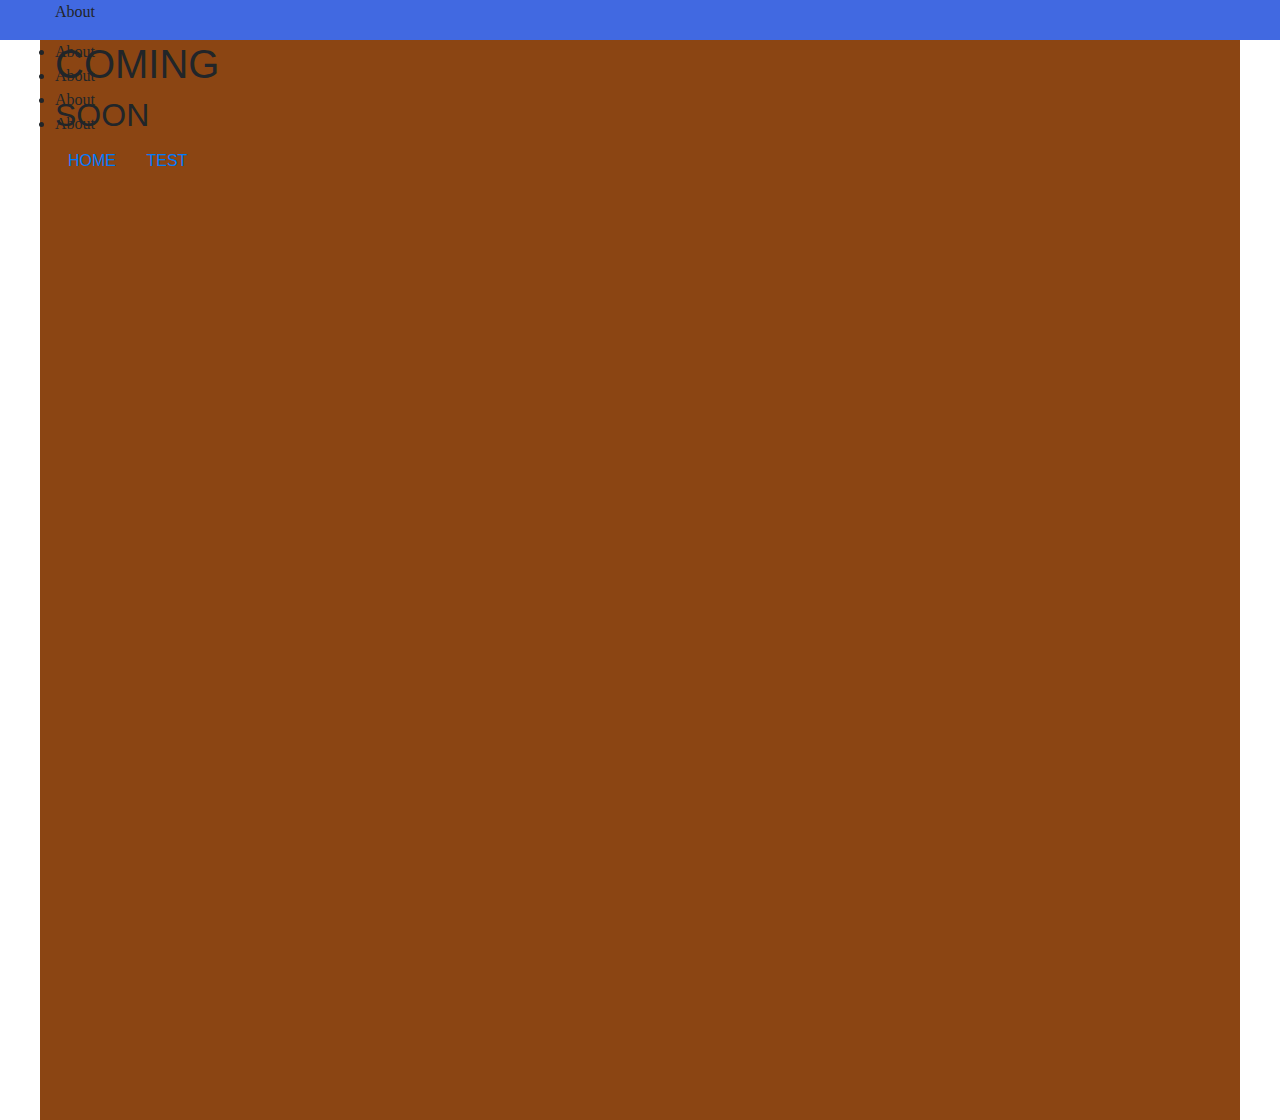
<file: coming_soon.html>
<!DOCTYPE html>
<html>
     <head>
        <meta charset="utf-8">
        <meta http-equiv="x-ua-compatible" content="ie=edge">
        <title>bruteforce</title>
        <meta name="description" content="">
        <meta name="viewport" content="width=device-width, initial-scale=1">
        <link rel="manifest" href="site.webmanifest">
        <link rel="shortcut icon" type="image/x-icon" href="assets/img/favicon.ico">


        <!-- CSS libraries-->
        <link rel="stylesheet" href="assets/css/bootstrap.min.css">
     	<link rel="stylesheet" href="assets/css/owl.carousel.min.css">
	    <link rel="stylesheet" href="assets/css/slicknav.css">
        <link rel="stylesheet" href="assets/css/flaticon.css">

        <link rel="stylesheet" href="assets/css/style_mobile.css">
     </head>


     <!--body starts-->
     <body>

        <!-- HEDER AREA START-->
    
        
        <div class="mob-nav container sticky">
           <div class="comp-logo"></div>
           <div class="menubar">
               <ul class="mob-list">About</ul>
            
           </div>
           <div class="mob-nav-ico">
               <ul class="mob-nav-menu sidebar">
                   <li class="mob-menu">About</li>
                   <li class="mob-menu">About</li>
                   <li class="mob-menu">About</li>
                   <li class="mob-menu">About</li>
               </ul>
           </div>
        </div>


        <!-- NaV bar end -->



         <div class="div-mob container">
            <!-- <div class="logo-mob"></div>  -->

             <h1>COMING</h1>
             <h2>SOON</h2>

             <a class= "btn" href="index.html">HOME</a>
             <a class= "btn" href="about.html">TEST</a>

            <div class="back-img"></div>
         </div>



        

     </body>



     <script src="assets/js/modalBox.js"></script>
</html>
</file>
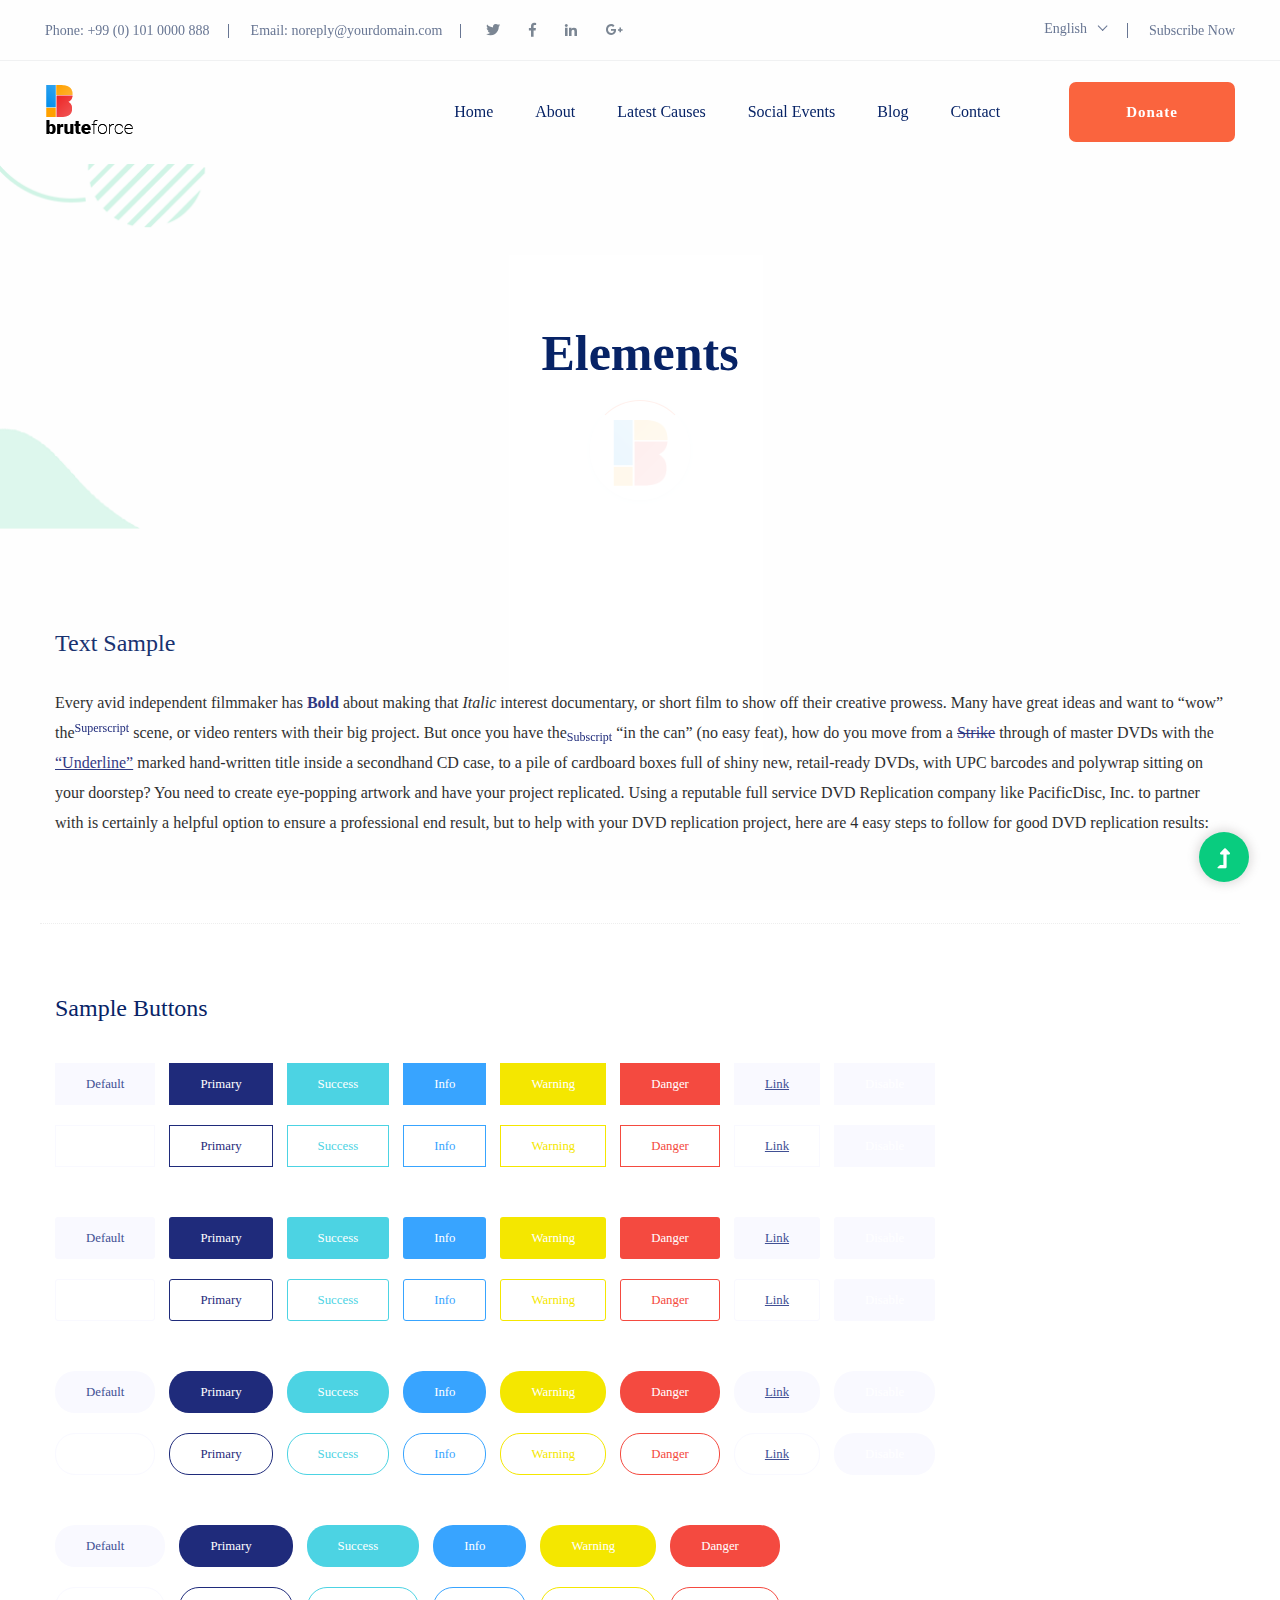
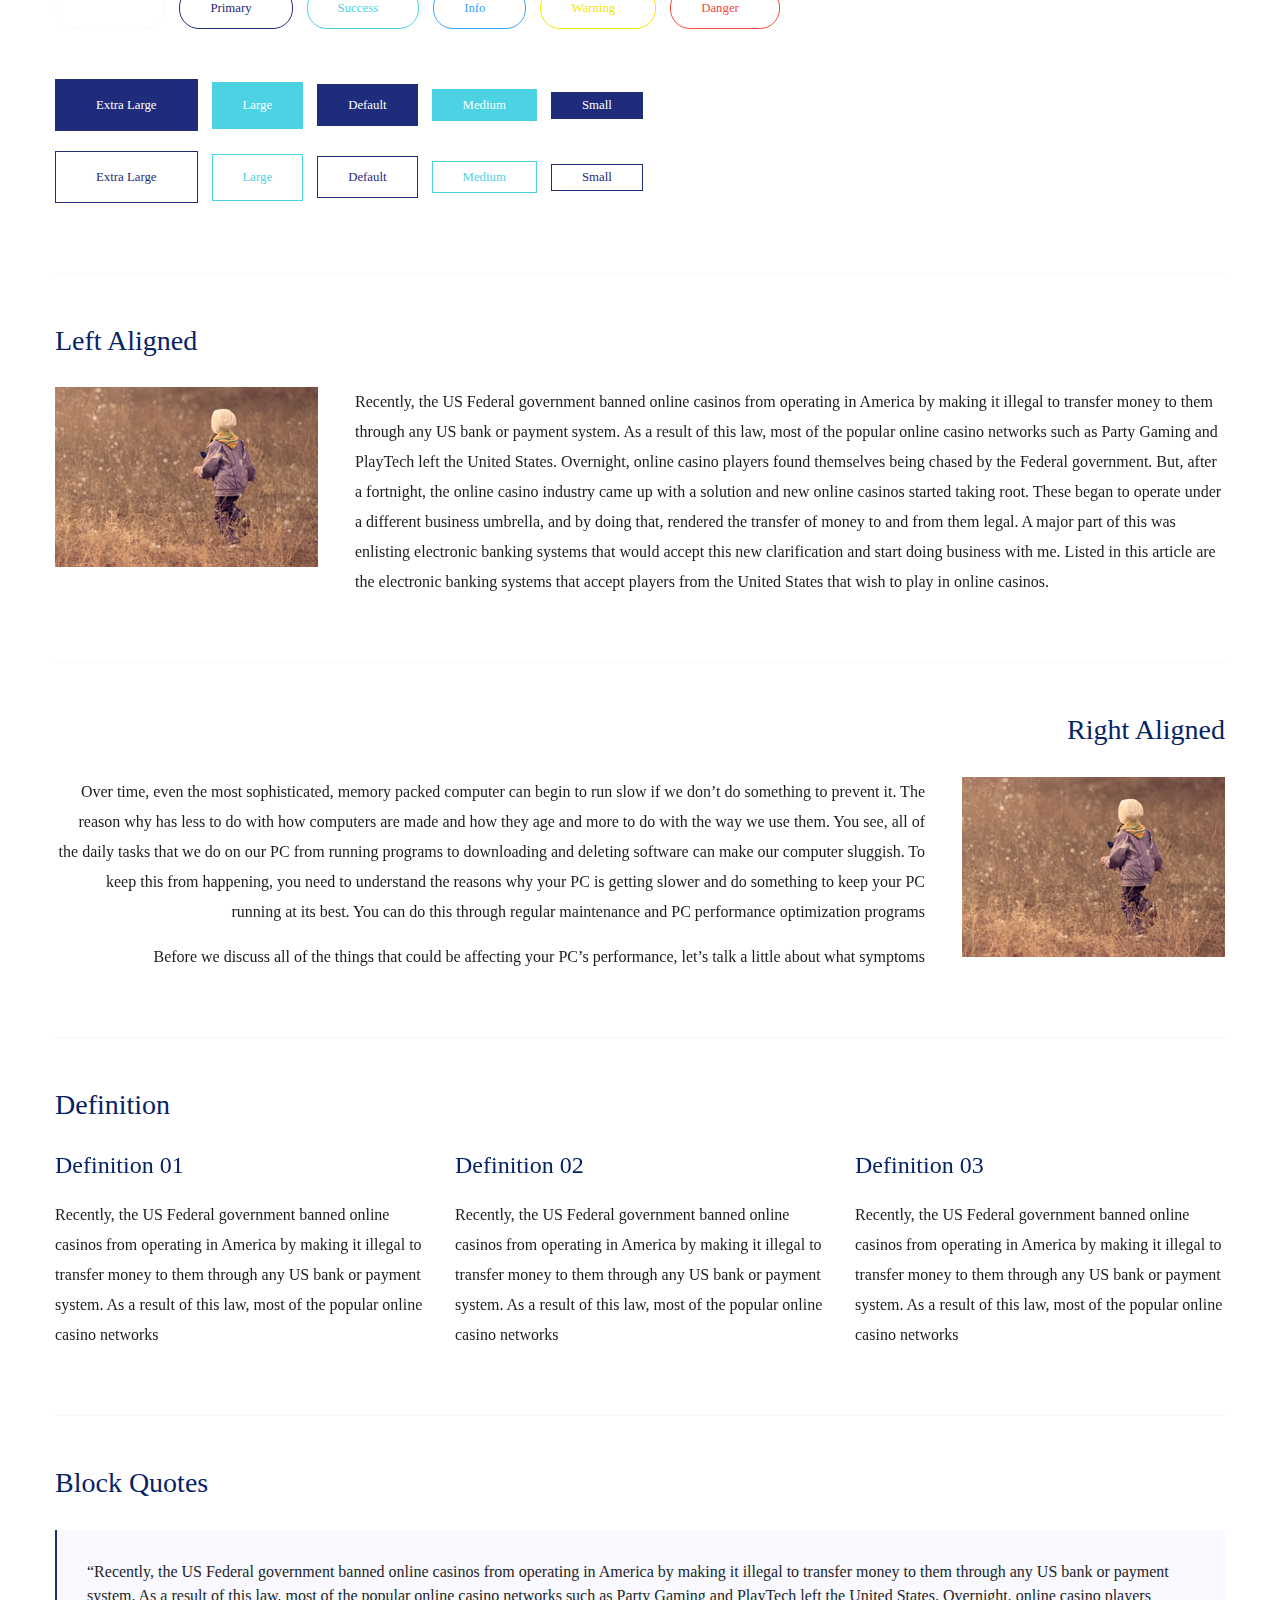
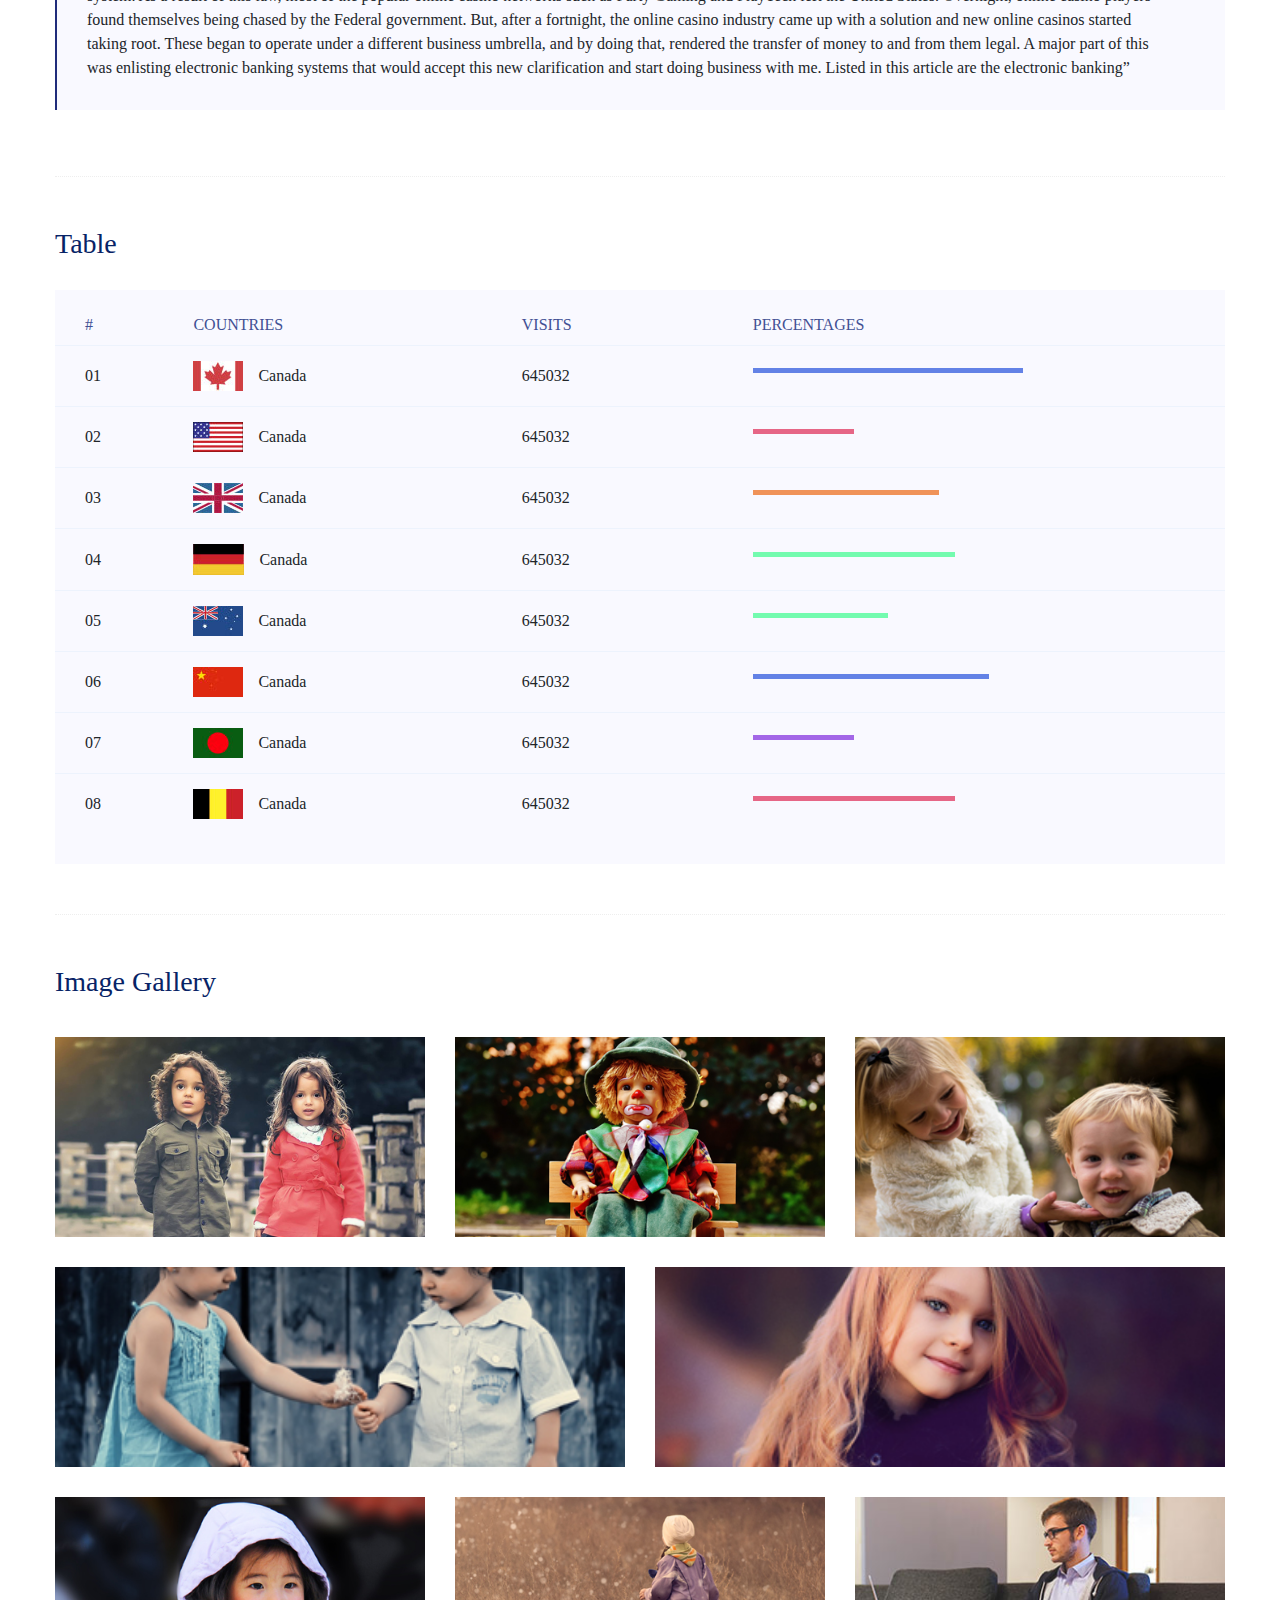
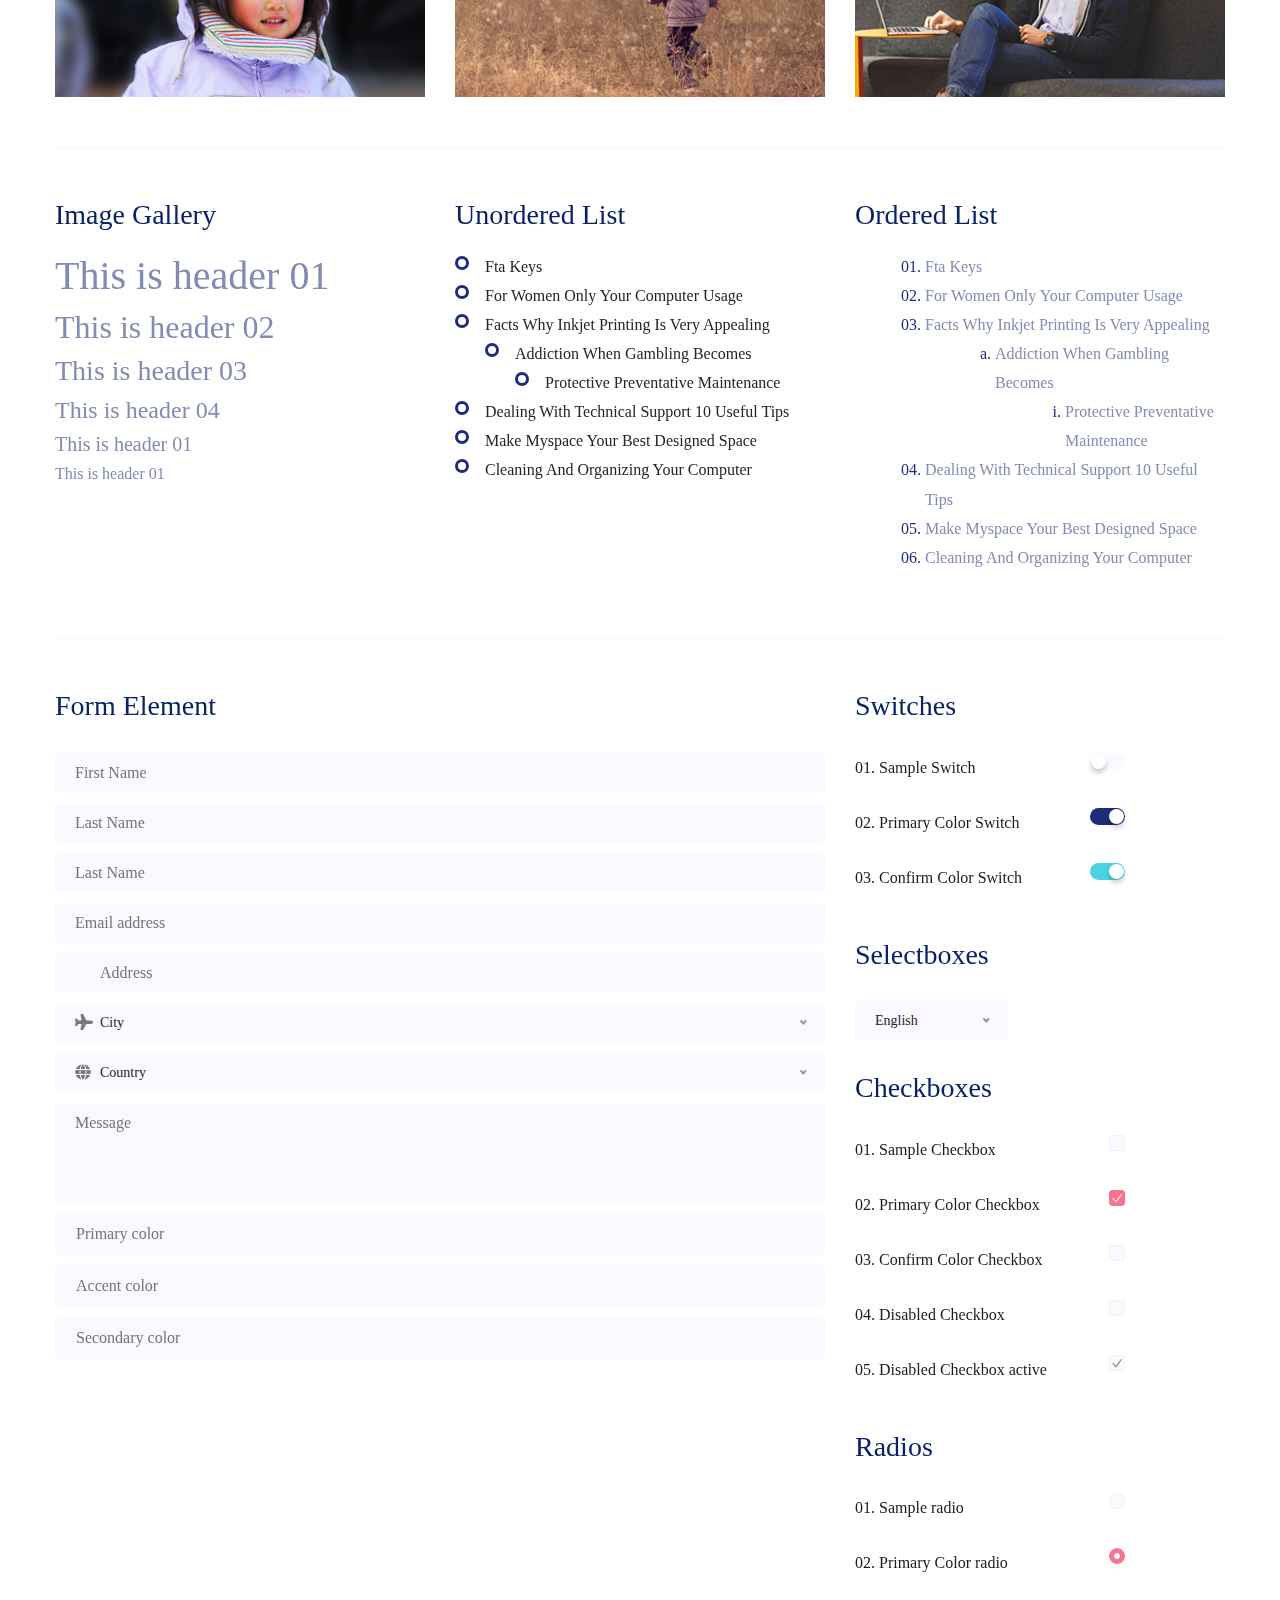
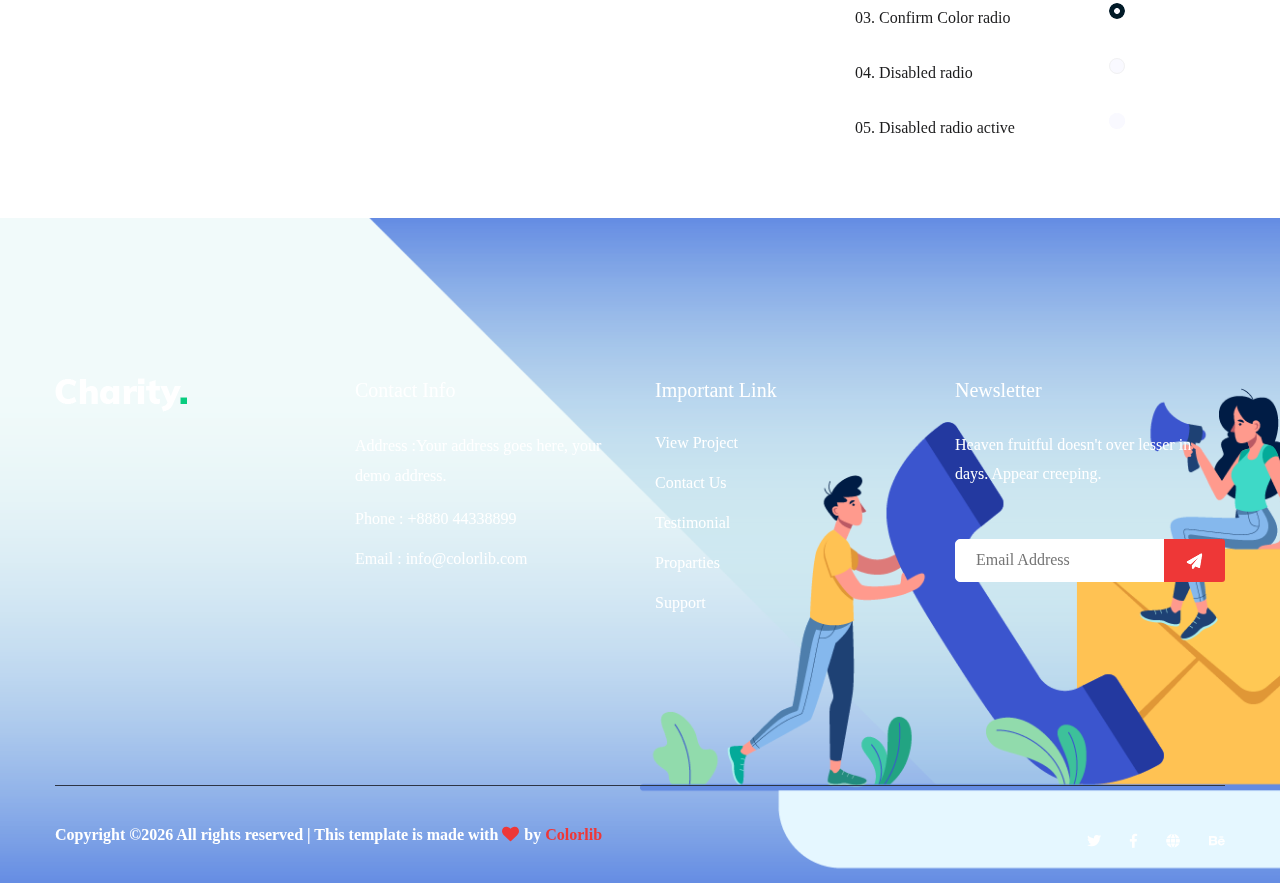
<file: elements.html>
<!doctype html>
<html class="no-js" lang="zxx">
<head>
	<meta charset="utf-8">
	<meta http-equiv="x-ua-compatible" content="ie=edge">
	<title> Charity | Teamplate</title>
	<meta name="description" content="">
	<meta name="viewport" content="width=device-width, initial-scale=1">
	<link rel="shortcut icon" type="image/x-icon" href="assets/img/favicon.ico">

 	<!-- CSS here -->
	<link rel="stylesheet" href="assets/css/bootstrap.min.css">
	<link rel="stylesheet" href="assets/css/owl.carousel.min.css">
	<link rel="stylesheet" href="assets/css/slicknav.css">
	<link rel="stylesheet" href="assets/css/animate.min.css">
	<link rel="stylesheet" href="assets/css/hamburgers.min.css">
	<link rel="stylesheet" href="assets/css/magnific-popup.css">
	<link rel="stylesheet" href="assets/css/fontawesome-all.min.css">
	<link rel="stylesheet" href="assets/css/themify-icons.css">
	<link rel="stylesheet" href="assets/css/slick.css">
	<link rel="stylesheet" href="assets/css/nice-select.css">
	<link rel="stylesheet" href="assets/css/style.css">
</head>
<body>
    <!--? Preloader Start -->
    <div id="preloader-active">
        <div class="preloader d-flex align-items-center justify-content-center">
            <div class="preloader-inner position-relative">
                <div class="preloader-circle"></div>
                <div class="preloader-img pere-text">
                    <img src="assets/img/logo/loder.png" alt="">
                </div>
            </div>
        </div>
    </div>
    <!-- Preloader Start -->
    <header>
        <!-- Header Start -->
        <div class="header-area">
            <div class="main-header ">
                <div class="header-top d-none d-lg-block">
                    <div class="container-fluid">
                        <div class="col-xl-12">
                            <div class="row d-flex justify-content-between align-items-center">
                                <div class="header-info-left d-flex">
                                    <ul>     
                                        <li>Phone: +99 (0) 101 0000 888</li>
                                        <li>Email: noreply@yourdomain.com</li>
                                    </ul>
                                    <div class="header-social">    
                                        <ul>
                                            <li><a href="#"><i class="fab fa-twitter"></i></a></li>
                                            <li><a  href="https://www.facebook.com/sai4ull"><i class="fab fa-facebook-f"></i></a></li>
                                            <li><a href="#"><i class="fab fa-linkedin-in"></i></a></li>
                                            <li> <a href="#"><i class="fab fa-google-plus-g"></i></a></li>
                                        </ul>
                                    </div>
                                </div>
                                <div class="header-info-right d-flex align-items-center">
                                    <div class="select-this">
                                        <form action="#">
                                            <div class="select-itms">
                                                <select name="select" id="select1">
                                                    <option value="">English</option>
                                                    <option value="">Bangla</option>
                                                    <option value="">Arabic</option>
                                                    <option value="">Hindi</option>
                                                </select>
                                            </div>
                                        </form>
                                    </div>
                                    <ul class="contact-now">     
                                        <li><a href="#">Subscribe Now</a></li>
                                    </ul>
                                </div>
                            </div>
                        </div>
                    </div>
                </div>
                <div class="header-bottom  header-sticky">
                    <div class="container-fluid">
                        <div class="row align-items-center">
                            <!-- Logo -->
                            <div class="col-xl-2 col-lg-2">
                                <div class="logo">
                                    <a href="index.html"><img src="assets/img/logo/logo.png" alt=""></a>
                                </div>
                            </div>
                            <div class="col-xl-10 col-lg-10">
                                <div class="menu-wrapper  d-flex align-items-center justify-content-end">
                                    <!-- Main-menu -->
                                    <div class="main-menu d-none d-lg-block">
                                        <nav>
                                            <ul id="navigation">                                                                                          
                                                <li><a href="index.html">Home</a></li>
                                                <li><a href="about.html">About</a></li>
                                                <li><a href="program.html">latest causes</a></li>
                                                <li><a href="events.html">social events </a></li>
                                                <li><a href="blog.html">Blog</a>
                                                    <ul class="submenu">
                                                        <li><a href="blog.html">Blog</a></li>
                                                        <li><a href="blog_details.html">Blog Details</a></li>
                                                        <li><a href="elements.html">Element</a></li>
                                                    </ul>
                                                </li>
                                                <li><a href="contact.html">Contact</a></li>
                                            </ul>
                                        </nav>
                                    </div>
                                    <!-- Header-btn -->
                                    <div class="header-right-btn d-none d-lg-block ml-20">
                                        <a href="contact.html" class="btn header-btn">Donate</a>
                                    </div>
                                </div>
                            </div> 
                            <!-- Mobile Menu -->
                            <div class="col-12">
                                <div class="mobile_menu d-block d-lg-none"></div>
                            </div>
                        </div>
                    </div>
                </div>
            </div>
        </div>
        <!-- Header End -->
    </header>
	<main>
        <!--? Hero Start -->
        <div class="slider-area2">
            <div class="slider-height2 d-flex align-items-center">
                <div class="container">
                    <div class="row">
                        <div class="col-xl-12">
                            <div class="hero-cap hero-cap2 pt-20 text-center">
                                <h2>Elements</h2>
                            </div>
                        </div>
                    </div>
                </div>
            </div>
        </div>
        <!-- Hero End -->
		<!--? Start Sample Area -->
		<section class="sample-text-area">
			<div class="container box_1170">
				<h3 class="text-heading">Text Sample</h3>
				<p class="sample-text">
					Every avid independent filmmaker has <b>Bold</b> about making that <i>Italic</i> interest documentary,
					or short
					film to show off their creative prowess. Many have great ideas and want to “wow”
					the<sup>Superscript</sup> scene,
					or video renters with their big project. But once you have the<sub>Subscript</sub> “in the can” (no easy
					feat), how
					do you move from a <del>Strike</del> through of master DVDs with the <u>“Underline”</u> marked
					hand-written title
					inside a secondhand CD case, to a pile of cardboard boxes full of shiny new, retail-ready DVDs, with UPC
					barcodes
					and polywrap sitting on your doorstep? You need to create eye-popping artwork and have your project
					replicated.
					Using a reputable full service DVD Replication company like PacificDisc, Inc. to partner with is
					certainly a
					helpful option to ensure a professional end result, but to help with your DVD replication project, here
					are 4 easy
					steps to follow for good DVD replication results:
	
				</p>
			</div>
		</section>
		<!-- End Sample Area -->
		<!--? Start Button -->
		<section class="button-area">
			<div class="container box_1170 border-top-generic">
				<h3 class="text-heading">Sample Buttons</h3>
				<div class="button-group-area">
					<a href="#" class="genric-btn default">Default</a>
					<a href="#" class="genric-btn primary">Primary</a>
					<a href="#" class="genric-btn success">Success</a>
					<a href="#" class="genric-btn info">Info</a>
					<a href="#" class="genric-btn warning">Warning</a>
					<a href="#" class="genric-btn danger">Danger</a>
					<a href="#" class="genric-btn link">Link</a>
					<a href="#" class="genric-btn disable">Disable</a>
				</div>
				<div class="button-group-area mt-10">
					<a href="#" class="genric-btn default-border">Default</a>
					<a href="#" class="genric-btn primary-border">Primary</a>
					<a href="#" class="genric-btn success-border">Success</a>
					<a href="#" class="genric-btn info-border">Info</a>
					<a href="#" class="genric-btn warning-border">Warning</a>
					<a href="#" class="genric-btn danger-border">Danger</a>
					<a href="#" class="genric-btn link-border">Link</a>
					<a href="#" class="genric-btn disable">Disable</a>
				</div>
				<div class="button-group-area mt-40">
					<a href="#" class="genric-btn default radius">Default</a>
					<a href="#" class="genric-btn primary radius">Primary</a>
					<a href="#" class="genric-btn success radius">Success</a>
					<a href="#" class="genric-btn info radius">Info</a>
					<a href="#" class="genric-btn warning radius">Warning</a>
					<a href="#" class="genric-btn danger radius">Danger</a>
					<a href="#" class="genric-btn link radius">Link</a>
					<a href="#" class="genric-btn disable radius">Disable</a>
				</div>
				<div class="button-group-area mt-10">
					<a href="#" class="genric-btn default-border radius">Default</a>
					<a href="#" class="genric-btn primary-border radius">Primary</a>
					<a href="#" class="genric-btn success-border radius">Success</a>
					<a href="#" class="genric-btn info-border radius">Info</a>
					<a href="#" class="genric-btn warning-border radius">Warning</a>
					<a href="#" class="genric-btn danger-border radius">Danger</a>
					<a href="#" class="genric-btn link-border radius">Link</a>
					<a href="#" class="genric-btn disable radius">Disable</a>
				</div>
				<div class="button-group-area mt-40">
					<a href="#" class="genric-btn default circle">Default</a>
					<a href="#" class="genric-btn primary circle">Primary</a>
					<a href="#" class="genric-btn success circle">Success</a>
					<a href="#" class="genric-btn info circle">Info</a>
					<a href="#" class="genric-btn warning circle">Warning</a>
					<a href="#" class="genric-btn danger circle">Danger</a>
					<a href="#" class="genric-btn link circle">Link</a>
					<a href="#" class="genric-btn disable circle">Disable</a>
				</div>
				<div class="button-group-area mt-10">
					<a href="#" class="genric-btn default-border circle">Default</a>
					<a href="#" class="genric-btn primary-border circle">Primary</a>
					<a href="#" class="genric-btn success-border circle">Success</a>
					<a href="#" class="genric-btn info-border circle">Info</a>
					<a href="#" class="genric-btn warning-border circle">Warning</a>
					<a href="#" class="genric-btn danger-border circle">Danger</a>
					<a href="#" class="genric-btn link-border circle">Link</a>
					<a href="#" class="genric-btn disable circle">Disable</a>
				</div>
				<div class="button-group-area mt-40">
					<a href="#" class="genric-btn default circle arrow">Default<span class="lnr lnr-arrow-right"></span></a>
					<a href="#" class="genric-btn primary circle arrow">Primary<span class="lnr lnr-arrow-right"></span></a>
					<a href="#" class="genric-btn success circle arrow">Success<span class="lnr lnr-arrow-right"></span></a>
					<a href="#" class="genric-btn info circle arrow">Info<span class="lnr lnr-arrow-right"></span></a>
					<a href="#" class="genric-btn warning circle arrow">Warning<span class="lnr lnr-arrow-right"></span></a>
					<a href="#" class="genric-btn danger circle arrow">Danger<span class="lnr lnr-arrow-right"></span></a>
				</div>
				<div class="button-group-area mt-10">
					<a href="#" class="genric-btn default-border circle arrow">Default<span
							class="lnr lnr-arrow-right"></span></a>
					<a href="#" class="genric-btn primary-border circle arrow">Primary<span
							class="lnr lnr-arrow-right"></span></a>
					<a href="#" class="genric-btn success-border circle arrow">Success<span
							class="lnr lnr-arrow-right"></span></a>
					<a href="#" class="genric-btn info-border circle arrow">Info<span
							class="lnr lnr-arrow-right"></span></a>
					<a href="#" class="genric-btn warning-border circle arrow">Warning<span
							class="lnr lnr-arrow-right"></span></a>
					<a href="#" class="genric-btn danger-border circle arrow">Danger<span
							class="lnr lnr-arrow-right"></span></a>
				</div>
				<div class="button-group-area mt-40">
					<a href="#" class="genric-btn primary e-large">Extra Large</a>
					<a href="#" class="genric-btn success large">Large</a>
					<a href="#" class="genric-btn primary">Default</a>
					<a href="#" class="genric-btn success medium">Medium</a>
					<a href="#" class="genric-btn primary small">Small</a>
				</div>
				<div class="button-group-area mt-10">
					<a href="#" class="genric-btn primary-border e-large">Extra Large</a>
					<a href="#" class="genric-btn success-border large">Large</a>
					<a href="#" class="genric-btn primary-border">Default</a>
					<a href="#" class="genric-btn success-border medium">Medium</a>
					<a href="#" class="genric-btn primary-border small">Small</a>
				</div>
			</div>
		</section>
		<!-- End Button -->
		<!--? Start Align Area -->
		<div class="whole-wrap">
			<div class="container box_1170">
				<div class="section-top-border">
					<h3 class="mb-30">Left Aligned</h3>
					<div class="row">
						<div class="col-md-3">
							<img src="assets/img/elements/d.jpg" alt="" class="img-fluid">
						</div>
						<div class="col-md-9 mt-sm-20">
							<p>Recently, the US Federal government banned online casinos from operating in America by making
								it illegal to
								transfer money to them through any US bank or payment system. As a result of this law, most
								of the popular
								online casino networks such as Party Gaming and PlayTech left the United States. Overnight,
								online casino
								players found themselves being chased by the Federal government. But, after a fortnight, the
								online casino
								industry came up with a solution and new online casinos started taking root. These began to
								operate under a
								different business umbrella, and by doing that, rendered the transfer of money to and from
								them legal. A major
								part of this was enlisting electronic banking systems that would accept this new
								clarification and start doing
								business with me. Listed in this article are the electronic banking systems that accept
								players from the United
								States that wish to play in online casinos.</p>
						</div>
					</div>
				</div>
				<div class="section-top-border text-right">
					<h3 class="mb-30">Right Aligned</h3>
					<div class="row">
						<div class="col-md-9">
							<p class="text-right">Over time, even the most sophisticated, memory packed computer can begin
								to run slow if we
								don’t do something to prevent it. The reason why has less to do with how computers are made
								and how they age and
								more to do with the way we use them. You see, all of the daily tasks that we do on our PC
								from running programs
								to downloading and deleting software can make our computer sluggish. To keep this from
								happening, you need to
								understand the reasons why your PC is getting slower and do something to keep your PC
								running at its best. You
								can do this through regular maintenance and PC performance optimization programs</p>
							<p class="text-right">Before we discuss all of the things that could be affecting your PC’s
								performance, let’s
								talk a little about what symptoms</p>
						</div>
						<div class="col-md-3">
							<img src="assets/img/elements/d.jpg" alt="" class="img-fluid">
						</div>
					</div>
				</div>
				<div class="section-top-border">
					<h3 class="mb-30">Definition</h3>
					<div class="row">
						<div class="col-md-4">
							<div class="single-defination">
								<h4 class="mb-20">Definition 01</h4>
								<p>Recently, the US Federal government banned online casinos from operating in America by
									making it illegal to
									transfer money to them through any US bank or payment system. As a result of this law,
									most of the popular
									online casino networks</p>
							</div>
						</div>
						<div class="col-md-4">
							<div class="single-defination">
								<h4 class="mb-20">Definition 02</h4>
								<p>Recently, the US Federal government banned online casinos from operating in America by
									making it illegal to
									transfer money to them through any US bank or payment system. As a result of this law,
									most of the popular
									online casino networks</p>
							</div>
						</div>
						<div class="col-md-4">
							<div class="single-defination">
								<h4 class="mb-20">Definition 03</h4>
								<p>Recently, the US Federal government banned online casinos from operating in America by
									making it illegal to
									transfer money to them through any US bank or payment system. As a result of this law,
									most of the popular
									online casino networks</p>
							</div>
						</div>
					</div>
				</div>
				<div class="section-top-border">
					<h3 class="mb-30">Block Quotes</h3>
					<div class="row">
						<div class="col-lg-12">
							<blockquote class="generic-blockquote">
								“Recently, the US Federal government banned online casinos from operating in America by
								making it illegal to
								transfer money to them through any US bank or payment system. As a result of this law, most
								of the popular
								online casino networks such as Party Gaming and PlayTech left the United States. Overnight,
								online casino
								players found themselves being chased by the Federal government. But, after a fortnight, the
								online casino
								industry came up with a solution and new online casinos started taking root. These began to
								operate under a
								different business umbrella, and by doing that, rendered the transfer of money to and from
								them legal. A major
								part of this was enlisting electronic banking systems that would accept this new
								clarification and start doing
								business with me. Listed in this article are the electronic banking”
							</blockquote>
						</div>
					</div>
				</div>
				<div class="section-top-border">
					<h3 class="mb-30">Table</h3>
					<div class="progress-table-wrap">
						<div class="progress-table">
							<div class="table-head">
								<div class="serial">#</div>
								<div class="country">Countries</div>
								<div class="visit">Visits</div>
								<div class="percentage">Percentages</div>
							</div>
							<div class="table-row">
								<div class="serial">01</div>
								<div class="country"> <img src="assets/img/elements/f1.jpg" alt="flag">Canada</div>
								<div class="visit">645032</div>
								<div class="percentage">
									<div class="progress">
										<div class="progress-bar color-1" role="progressbar" style="width: 80%"
											aria-valuenow="80" aria-valuemin="0" aria-valuemax="100"></div>
									</div>
								</div>
							</div>
							<div class="table-row">
								<div class="serial">02</div>
								<div class="country"> <img src="assets/img/elements/f2.jpg" alt="flag">Canada</div>
								<div class="visit">645032</div>
								<div class="percentage">
									<div class="progress">
										<div class="progress-bar color-2" role="progressbar" style="width: 30%"
											aria-valuenow="30" aria-valuemin="0" aria-valuemax="100"></div>
									</div>
								</div>
							</div>
							<div class="table-row">
								<div class="serial">03</div>
								<div class="country"> <img src="assets/img/elements/f3.jpg" alt="flag">Canada</div>
								<div class="visit">645032</div>
								<div class="percentage">
									<div class="progress">
										<div class="progress-bar color-3" role="progressbar" style="width: 55%"
											aria-valuenow="55" aria-valuemin="0" aria-valuemax="100"></div>
									</div>
								</div>
							</div>
							<div class="table-row">
								<div class="serial">04</div>
								<div class="country"> <img src="assets/img/elements/f4.jpg" alt="flag">Canada</div>
								<div class="visit">645032</div>
								<div class="percentage">
									<div class="progress">
										<div class="progress-bar color-4" role="progressbar" style="width: 60%"
											aria-valuenow="60" aria-valuemin="0" aria-valuemax="100"></div>
									</div>
								</div>
							</div>
							<div class="table-row">
								<div class="serial">05</div>
								<div class="country"> <img src="assets/img/elements/f5.jpg" alt="flag">Canada</div>
								<div class="visit">645032</div>
								<div class="percentage">
									<div class="progress">
										<div class="progress-bar color-5" role="progressbar" style="width: 40%"
											aria-valuenow="40" aria-valuemin="0" aria-valuemax="100"></div>
									</div>
								</div>
							</div>
							<div class="table-row">
								<div class="serial">06</div>
								<div class="country"> <img src="assets/img/elements/f6.jpg" alt="flag">Canada</div>
								<div class="visit">645032</div>
								<div class="percentage">
									<div class="progress">
										<div class="progress-bar color-6" role="progressbar" style="width: 70%"
											aria-valuenow="70" aria-valuemin="0" aria-valuemax="100"></div>
									</div>
								</div>
							</div>
							<div class="table-row">
								<div class="serial">07</div>
								<div class="country"> <img src="assets/img/elements/f7.jpg" alt="flag">Canada</div>
								<div class="visit">645032</div>
								<div class="percentage">
									<div class="progress">
										<div class="progress-bar color-7" role="progressbar" style="width: 30%"
											aria-valuenow="30" aria-valuemin="0" aria-valuemax="100"></div>
									</div>
								</div>
							</div>
							<div class="table-row">
								<div class="serial">08</div>
								<div class="country"> <img src="assets/img/elements/f8.jpg" alt="flag">Canada</div>
								<div class="visit">645032</div>
								<div class="percentage">
									<div class="progress">
										<div class="progress-bar color-8" role="progressbar" style="width: 60%"
											aria-valuenow="60" aria-valuemin="0" aria-valuemax="100"></div>
									</div>
								</div>
							</div>
						</div>
					</div>
				</div>
				<div class="section-top-border">
					<h3>Image Gallery</h3>
					<div class="row gallery-item">
						<div class="col-md-4">
							<a href="assets/img/elements/g1.jpg" class="img-pop-up">
								<div class="single-gallery-image" style="background: url(assets/img/elements/g1.jpg);"></div>
							</a>
						</div>
						<div class="col-md-4">
							<a href="assets/img/elements/g2.jpg" class="img-pop-up">
								<div class="single-gallery-image" style="background: url(assets/img/elements/g2.jpg);"></div>
							</a>
						</div>
						<div class="col-md-4">
							<a href="assets/img/elements/g3.jpg" class="img-pop-up">
								<div class="single-gallery-image" style="background: url(assets/img/elements/g3.jpg);"></div>
							</a>
						</div>
						<div class="col-md-6">
							<a href="assets/img/elements/g4.jpg" class="img-pop-up">
								<div class="single-gallery-image" style="background: url(assets/img/elements/g4.jpg);"></div>
							</a>
						</div>
						<div class="col-md-6">
							<a href="assets/img/elements/g5.jpg" class="img-pop-up">
								<div class="single-gallery-image" style="background: url(assets/img/elements/g5.jpg);"></div>
							</a>
						</div>
						<div class="col-md-4">
							<a href="assets/img/elements/g6.jpg" class="img-pop-up">
								<div class="single-gallery-image" style="background: url(assets/img/elements/g6.jpg);"></div>
							</a>
						</div>
						<div class="col-md-4">
							<a href="assets/img/elements/g7.jpg" class="img-pop-up">
								<div class="single-gallery-image" style="background: url(assets/img/elements/g7.jpg);"></div>
							</a>
						</div>
						<div class="col-md-4">
							<a href="assets/img/elements/g8.jpg" class="img-pop-up">
								<div class="single-gallery-image" style="background: url(assets/img/elements/g8.jpg);"></div>
							</a>
						</div>
					</div>
				</div>
				<div class="section-top-border">
					<div class="row">
						<div class="col-md-4">
							<h3 class="mb-20">Image Gallery</h3>
							<div class="typography">
								<h1>This is header 01</h1>
								<h2>This is header 02</h2>
								<h3>This is header 03</h3>
								<h4>This is header 04</h4>
								<h5>This is header 01</h5>
								<h6>This is header 01</h6>
							</div>
						</div>
						<div class="col-md-4 mt-sm-30">
							<h3 class="mb-20">Unordered List</h3>
							<div class="">
								<ul class="unordered-list">
									<li>Fta Keys</li>
									<li>For Women Only Your Computer Usage</li>
									<li>Facts Why Inkjet Printing Is Very Appealing
										<ul>
											<li>Addiction When Gambling Becomes
												<ul>
													<li>Protective Preventative Maintenance</li>
												</ul>
											</li>
										</ul>
									</li>
									<li>Dealing With Technical Support 10 Useful Tips</li>
									<li>Make Myspace Your Best Designed Space</li>
									<li>Cleaning And Organizing Your Computer</li>
								</ul>
							</div>
						</div>
						<div class="col-md-4 mt-sm-30">
							<h3 class="mb-20">Ordered List</h3>
							<div class="">
								<ol class="ordered-list">
									<li><span>Fta Keys</span></li>
									<li><span>For Women Only Your Computer Usage</span></li>
									<li><span>Facts Why Inkjet Printing Is Very Appealing</span>
										<ol class="ordered-list-alpha">
											<li><span>Addiction When Gambling Becomes</span>
												<ol class="ordered-list-roman">
													<li><span>Protective Preventative Maintenance</span></li>
												</ol>
											</li>
										</ol>
									</li>
									<li><span>Dealing With Technical Support 10 Useful Tips</span></li>
									<li><span>Make Myspace Your Best Designed Space</span></li>
									<li><span>Cleaning And Organizing Your Computer</span></li>
								</ol>
							</div>
						</div>
					</div>
				</div>
				<div class="section-top-border">
					<div class="row">
						<div class="col-lg-8 col-md-8">
							<h3 class="mb-30">Form Element</h3>
							<form action="#">
								<div class="mt-10">
									<input type="text" name="first_name" placeholder="First Name"
										onfocus="this.placeholder = ''" onblur="this.placeholder = 'First Name'" required
										class="single-input">
								</div>
								<div class="mt-10">
									<input type="text" name="last_name" placeholder="Last Name"
										onfocus="this.placeholder = ''" onblur="this.placeholder = 'Last Name'" required
										class="single-input">
								</div>
								<div class="mt-10">
									<input type="text" name="last_name" placeholder="Last Name"
										onfocus="this.placeholder = ''" onblur="this.placeholder = 'Last Name'" required
										class="single-input">
								</div>
								<div class="mt-10">
									<input type="email" name="EMAIL" placeholder="Email address"
										onfocus="this.placeholder = ''" onblur="this.placeholder = 'Email address'" required
										class="single-input">
								</div>
								<div class="input-group-icon mt-10">
									<div class="icon"><i class="fa fa-thumb-tack" aria-hidden="true"></i></div>
									<input type="text" name="address" placeholder="Address" onfocus="this.placeholder = ''"
										onblur="this.placeholder = 'Address'" required class="single-input">
								</div>
								<div class="input-group-icon mt-10">
									<div class="icon"><i class="fa fa-plane" aria-hidden="true"></i></div>
									<div class="form-select" id="default-select"">
												<select>
													<option value=" 1">City</option>
										<option value="1">Dhaka</option>
										<option value="1">Dilli</option>
										<option value="1">Newyork</option>
										<option value="1">Islamabad</option>
										</select>
									</div>
								</div>
								<div class="input-group-icon mt-10">
									<div class="icon"><i class="fa fa-globe" aria-hidden="true"></i></div>
									<div class="form-select" id="default-select"">
												<select>
													<option value=" 1">Country</option>
										<option value="1">Bangladesh</option>
										<option value="1">India</option>
										<option value="1">England</option>
										<option value="1">Srilanka</option>
										</select>
									</div>
								</div>
	
								<div class="mt-10">
									<textarea class="single-textarea" placeholder="Message" onfocus="this.placeholder = ''"
										onblur="this.placeholder = 'Message'" required></textarea>
								</div>
								<div class="mt-10">
									<input type="text" name="first_name" placeholder="Primary color"
										onfocus="this.placeholder = ''" onblur="this.placeholder = 'Primary color'" required
										class="single-input-primary">
								</div>
								<div class="mt-10">
									<input type="text" name="first_name" placeholder="Accent color"
										onfocus="this.placeholder = ''" onblur="this.placeholder = 'Accent color'" required
										class="single-input-accent">
								</div>
								<div class="mt-10">
									<input type="text" name="first_name" placeholder="Secondary color"
										onfocus="this.placeholder = ''" onblur="this.placeholder = 'Secondary color'"
										required class="single-input-secondary">
								</div>
							</form>
						</div>
						<div class="col-lg-3 col-md-4 mt-sm-30">
							<div class="single-element-widget">
								<h3 class="mb-30">Switches</h3>
								<div class="switch-wrap d-flex justify-content-between">
									<p>01. Sample Switch</p>
									<div class="primary-switch">
										<input type="checkbox" id="default-switch">
										<label for="default-switch"></label>
									</div>
								</div>
								<div class="switch-wrap d-flex justify-content-between">
									<p>02. Primary Color Switch</p>
									<div class="primary-switch">
										<input type="checkbox" id="primary-switch" checked>
										<label for="primary-switch"></label>
									</div>
								</div>
								<div class="switch-wrap d-flex justify-content-between">
									<p>03. Confirm Color Switch</p>
									<div class="confirm-switch">
										<input type="checkbox" id="confirm-switch" checked>
										<label for="confirm-switch"></label>
									</div>
								</div>
							</div>
							<div class="single-element-widget mt-30">
								<h3 class="mb-30">Selectboxes</h3>
								<div class="default-select" id="default-select"">
											<select>
												<option value=" 1">English</option>
									<option value="1">Spanish</option>
									<option value="1">Arabic</option>
									<option value="1">Portuguise</option>
									<option value="1">Bengali</option>
									</select>
								</div>
							</div>
							<div class="single-element-widget mt-30">
								<h3 class="mb-30">Checkboxes</h3>
								<div class="switch-wrap d-flex justify-content-between">
									<p>01. Sample Checkbox</p>
									<div class="primary-checkbox">
										<input type="checkbox" id="default-checkbox">
										<label for="default-checkbox"></label>
									</div>
								</div>
								<div class="switch-wrap d-flex justify-content-between">
									<p>02. Primary Color Checkbox</p>
									<div class="primary-checkbox">
										<input type="checkbox" id="primary-checkbox" checked>
										<label for="primary-checkbox"></label>
									</div>
								</div>
								<div class="switch-wrap d-flex justify-content-between">
									<p>03. Confirm Color Checkbox</p>
									<div class="confirm-checkbox">
										<input type="checkbox" id="confirm-checkbox">
										<label for="confirm-checkbox"></label>
									</div>
								</div>
								<div class="switch-wrap d-flex justify-content-between">
									<p>04. Disabled Checkbox</p>
									<div class="disabled-checkbox">
										<input type="checkbox" id="disabled-checkbox" disabled>
										<label for="disabled-checkbox"></label>
									</div>
								</div>
								<div class="switch-wrap d-flex justify-content-between">
									<p>05. Disabled Checkbox active</p>
									<div class="disabled-checkbox">
										<input type="checkbox" id="disabled-checkbox-active" checked disabled>
										<label for="disabled-checkbox-active"></label>
									</div>
								</div>
							</div>
							<div class="single-element-widget mt-30">
								<h3 class="mb-30">Radios</h3>
								<div class="switch-wrap d-flex justify-content-between">
									<p>01. Sample radio</p>
									<div class="primary-radio">
										<input type="checkbox" id="default-radio">
										<label for="default-radio"></label>
									</div>
								</div>
								<div class="switch-wrap d-flex justify-content-between">
									<p>02. Primary Color radio</p>
									<div class="primary-radio">
										<input type="checkbox" id="primary-radio" checked>
										<label for="primary-radio"></label>
									</div>
								</div>
								<div class="switch-wrap d-flex justify-content-between">
									<p>03. Confirm Color radio</p>
									<div class="confirm-radio">
										<input type="checkbox" id="confirm-radio" checked>
										<label for="confirm-radio"></label>
									</div>
								</div>
								<div class="switch-wrap d-flex justify-content-between">
									<p>04. Disabled radio</p>
									<div class="disabled-radio">
										<input type="checkbox" id="disabled-radio" disabled>
										<label for="disabled-radio"></label>
									</div>
								</div>
								<div class="switch-wrap d-flex justify-content-between">
									<p>05. Disabled radio active</p>
									<div class="disabled-radio">
										<input type="checkbox" id="disabled-radio-active" checked disabled>
										<label for="disabled-radio-active"></label>
									</div>
								</div>
							</div>
						</div>
					</div>
				</div>
			</div>
		</div>
		<!-- End Align Area -->
	</main>
    <footer>
        <div class="footer-wrapper section-bg2" data-background="assets/img/gallery/footer_bg.png">
            <!-- Footer Top-->
            <div class="footer-area footer-padding">
                <div class="container">
                    <div class="row d-flex justify-content-between">
                        <div class="col-xl-3 col-lg-3 col-md-4 col-sm-6">
                        <div class="single-footer-caption mb-50">
                            <div class="single-footer-caption mb-30">
                                <div class="footer-tittle">
                                    <div class="footer-logo mb-20">
                                        <a href="index.html"><img src="assets/img/logo/logo2_footer.png" alt=""></a>
                                    </div>
                                </div>
                            </div>
                        </div>
                        </div>
                        <div class="col-xl-3 col-lg-3 col-md-4 col-sm-5">
                            <div class="single-footer-caption mb-50">
                                <div class="footer-tittle">
                                    <h4>Contact Info</h4>
                                    <ul>
                                        <li>
                                            <p>Address :Your address goes here, your demo address.</p>
                                        </li>
                                        <li><a href="#">Phone : +8880 44338899</a></li>
                                        <li><a href="#">Email : info@colorlib.com</a></li>
                                    </ul>
                                </div>

                            </div>
                        </div>
                        <div class="col-xl-3 col-lg-3 col-md-4 col-sm-5">
                            <div class="single-footer-caption mb-50">
                                <div class="footer-tittle">
                                    <h4>Important Link</h4>
                                    <ul>
                                        <li><a href="#"> View Project</a></li>
                                        <li><a href="#">Contact Us</a></li>
                                        <li><a href="#">Testimonial</a></li>
                                        <li><a href="#">Proparties</a></li>
                                        <li><a href="#">Support</a></li>
                                    </ul>
                                </div>
                            </div>
                        </div>
                        <div class="col-xl-3 col-lg-3 col-md-4 col-sm-5">
                            <div class="single-footer-caption mb-50">
                                <div class="footer-tittle">
                                    <h4>Newsletter</h4>
                                    <div class="footer-pera footer-pera2">
                                    <p>Heaven fruitful doesn't over lesser in days. Appear creeping.</p>
                                </div>
                                <!-- Form -->
                                <div class="footer-form" >
                                    <div id="mc_embed_signup">
                                        <form target="_blank" action="https://spondonit.us12.list-manage.com/subscribe/post?u=1462626880ade1ac87bd9c93a&amp;id=92a4423d01"
                                        method="get" class="subscribe_form relative mail_part">
                                            <input type="email" name="email" id="newsletter-form-email" placeholder="Email Address"
                                            class="placeholder hide-on-focus" onfocus="this.placeholder = ''"
                                            onblur="this.placeholder = ' Email Address '">
                                            <div class="form-icon">
                                                <button type="submit" name="submit" id="newsletter-submit"
                                                class="email_icon newsletter-submit button-contactForm"><img src="assets/img/gallery/form.png" alt=""></button>
                                            </div>
                                            <div class="mt-10 info"></div>
                                        </form>
                                    </div>
                                </div>
                                </div>
                            </div>
                        </div>
                    </div>
                </div>
            </div>
            <!-- footer-bottom -->
            <div class="footer-bottom-area">
                <div class="container">
                    <div class="footer-border">
                        <div class="row d-flex justify-content-between align-items-center">
                            <div class="col-xl-10 col-lg-9 ">
                                <div class="footer-copy-right">
                                    <p><!-- Link back to Colorlib can't be removed. Template is licensed under CC BY 3.0. -->
  Copyright &copy;<script>document.write(new Date().getFullYear());</script> All rights reserved | This template is made with <i class="fa fa-heart" aria-hidden="true"></i> by <a href="https://colorlib.com" target="_blank">Colorlib</a>
  <!-- Link back to Colorlib can't be removed. Template is licensed under CC BY 3.0. --></p>
                                </div>
                            </div>
                            <div class="col-xl-2 col-lg-3">
                                <div class="footer-social f-right">
                                    <a href="#"><i class="fab fa-twitter"></i></a>
                                    <a  href="https://www.facebook.com/sai4ull"><i class="fab fa-facebook-f"></i></a>
                                    <a href="#"><i class="fas fa-globe"></i></a>
                                    <a href="#"><i class="fab fa-behance"></i></a>
                                </div>
                            </div>
                        </div>
                    </div>
                </div>
            </div>
        </div>
    </footer>
    <!-- Scroll Up -->
    <div id="back-top" >
        <a title="Go to Top" href="#"> <i class="fas fa-level-up-alt"></i></a>
    </div>
      <!-- JS here -->

      <script src="./assets/js/vendor/modernizr-3.5.0.min.js"></script>
      <!-- Jquery, Popper, Bootstrap -->
      <script src="./assets/js/vendor/jquery-1.12.4.min.js"></script>
      <script src="./assets/js/popper.min.js"></script>
      <script src="./assets/js/bootstrap.min.js"></script>
      <!-- Jquery Mobile Menu -->
      <script src="./assets/js/jquery.slicknav.min.js"></script>

      <!-- Jquery Slick , Owl-Carousel Plugins -->
      <script src="./assets/js/owl.carousel.min.js"></script>
      <script src="./assets/js/slick.min.js"></script>
      <!-- One Page, Animated-HeadLin -->
      <script src="./assets/js/wow.min.js"></script>
      <script src="./assets/js/animated.headline.js"></script>
      <script src="./assets/js/jquery.magnific-popup.js"></script>

      <!-- Date Picker -->
      <script src="./assets/js/gijgo.min.js"></script>
      <!-- Nice-select, sticky -->
      <script src="./assets/js/jquery.nice-select.min.js"></script>
      <script src="./assets/js/jquery.sticky.js"></script>
      
      <!-- counter , waypoint,Hover Direction -->
      <script src="./assets/js/jquery.counterup.min.js"></script>
      <script src="./assets/js/waypoints.min.js"></script>
      <script src="./assets/js/jquery.countdown.min.js"></script>
      <script src="./assets/js/hover-direction-snake.min.js"></script>

      <!-- contact js -->
      <script src="./assets/js/contact.js"></script>
      <script src="./assets/js/jquery.form.js"></script>
      <script src="./assets/js/jquery.validate.min.js"></script>
      <script src="./assets/js/mail-script.js"></script>
      <script src="./assets/js/jquery.ajaxchimp.min.js"></script>
      
      <!-- Jquery Plugins, main Jquery -->	
      <script src="./assets/js/plugins.js"></script>
      <script src="./assets/js/main.js"></script>
     
	</body>
</html>
</file>
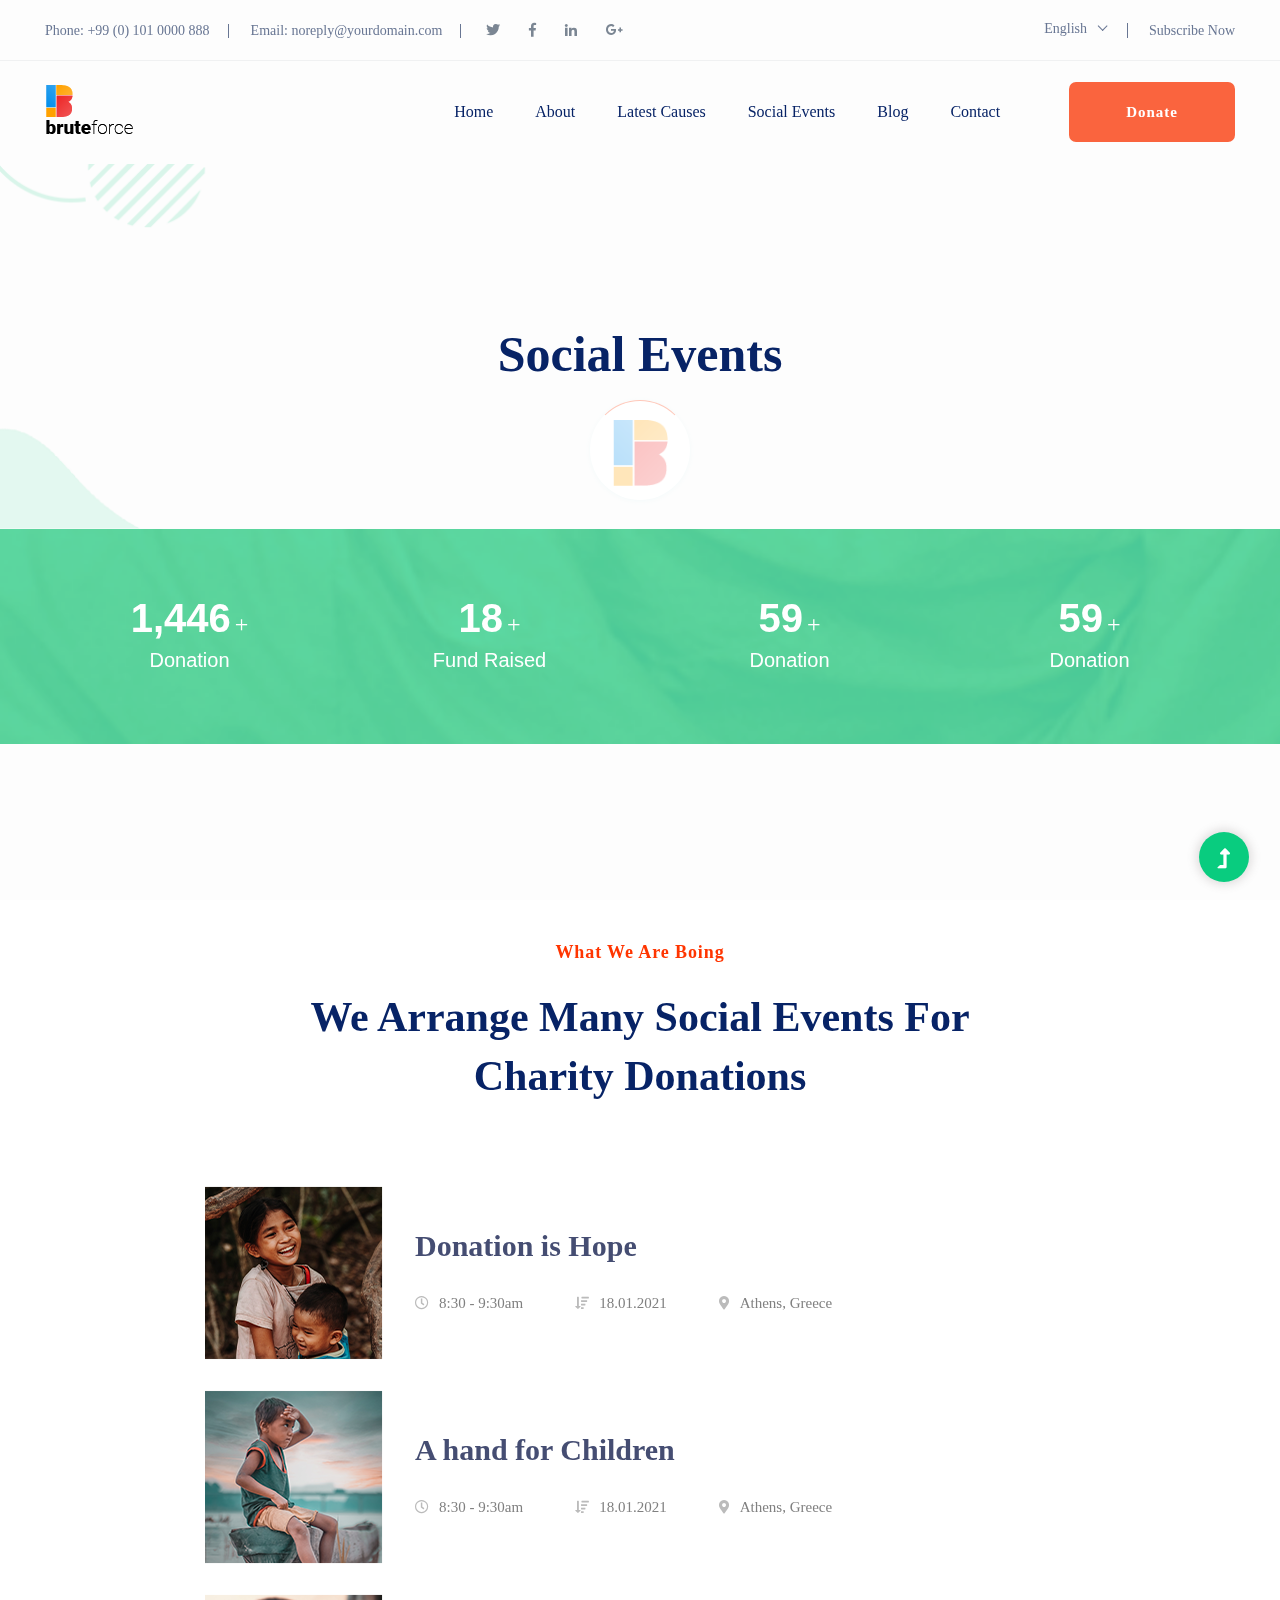
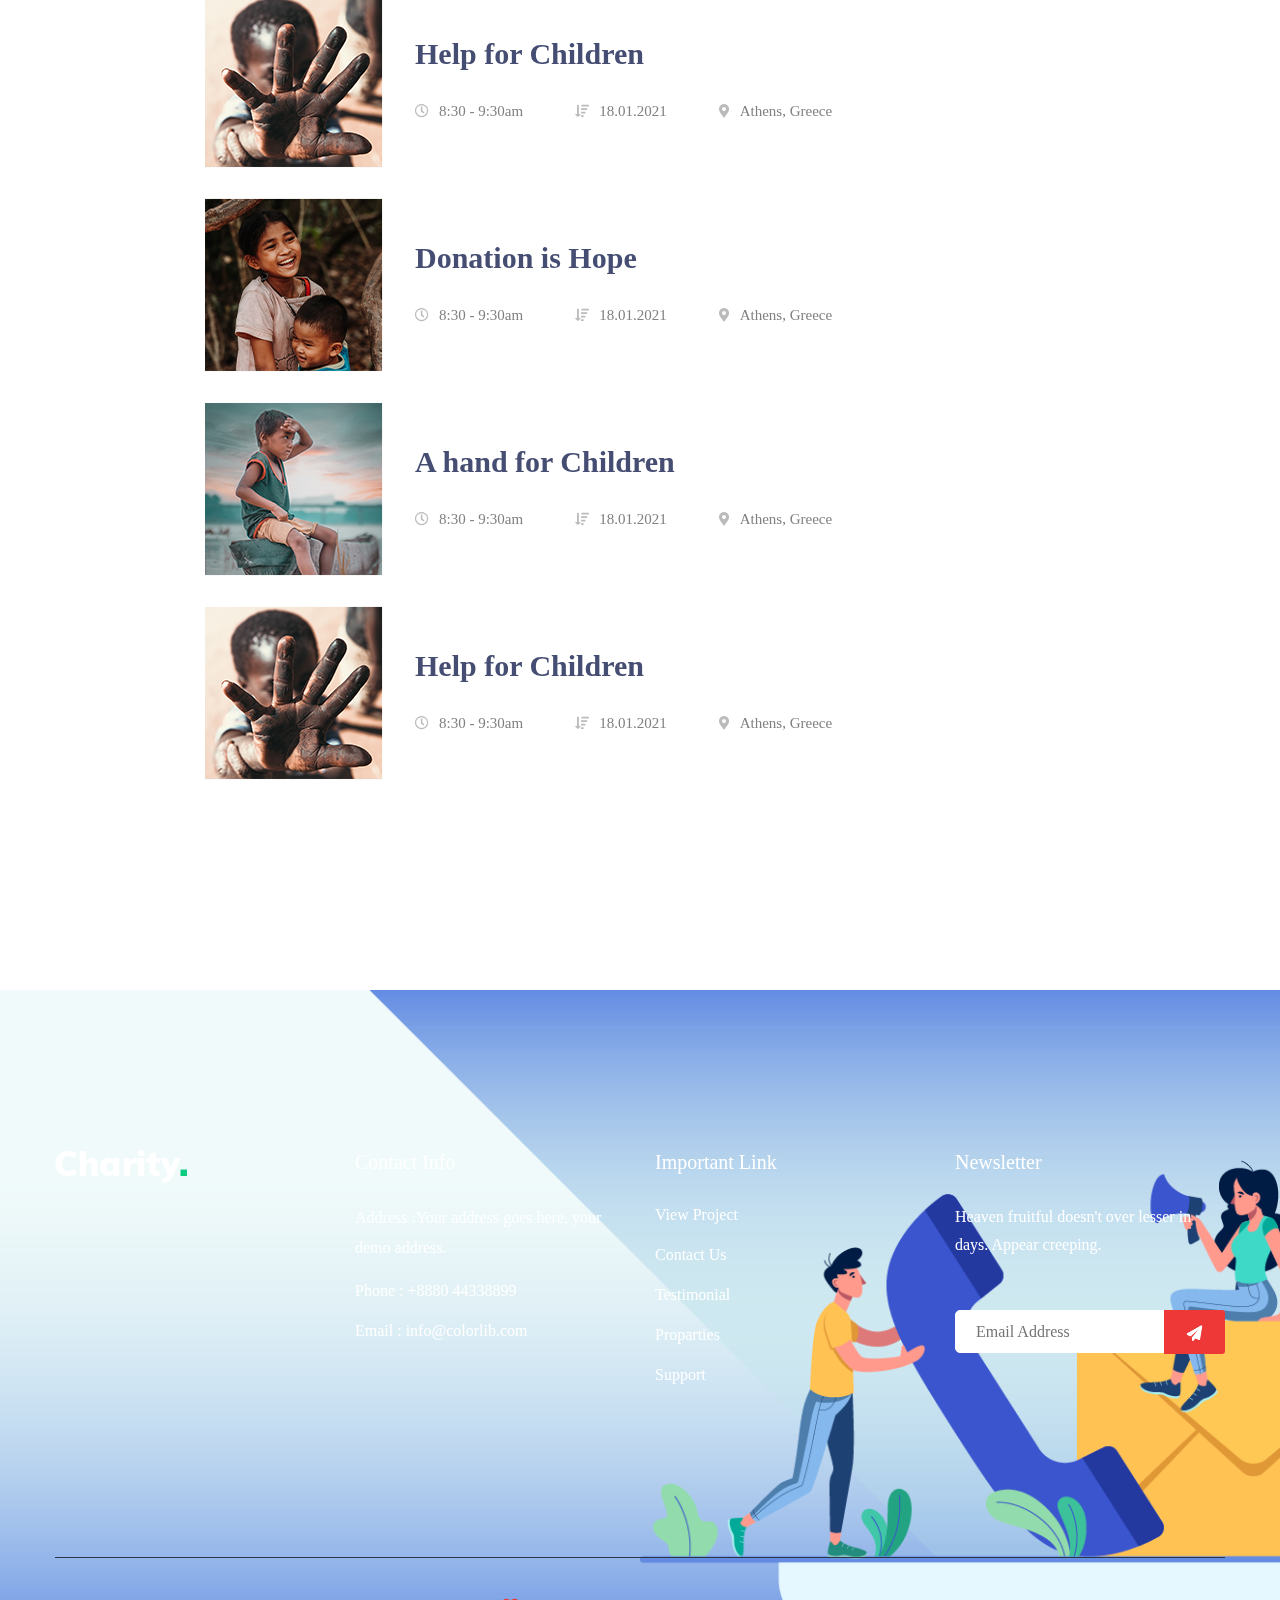
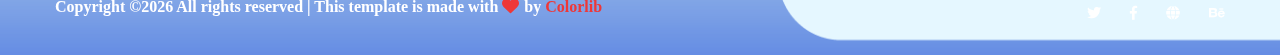
<file: events.html>
<!doctype html>
<html class="no-js" lang="zxx">
<head>
    <meta charset="utf-8">
    <meta http-equiv="x-ua-compatible" content="ie=edge">
    <title> Charity | Teamplate</title>
    <meta name="description" content="">
    <meta name="viewport" content="width=device-width, initial-scale=1">
    <link rel="manifest" href="site.webmanifest">
    <link rel="shortcut icon" type="image/x-icon" href="assets/img/favicon.ico">

	<!-- CSS here -->
	<link rel="stylesheet" href="assets/css/bootstrap.min.css">
	<link rel="stylesheet" href="assets/css/owl.carousel.min.css">
	<link rel="stylesheet" href="assets/css/slicknav.css">
    <link rel="stylesheet" href="assets/css/flaticon.css">
    <link rel="stylesheet" href="assets/css/progressbar_barfiller.css">
    <link rel="stylesheet" href="assets/css/gijgo.css">
    <link rel="stylesheet" href="assets/css/animate.min.css">
    <link rel="stylesheet" href="assets/css/animated-headline.css">
	<link rel="stylesheet" href="assets/css/magnific-popup.css">
	<link rel="stylesheet" href="assets/css/fontawesome-all.min.css">
	<link rel="stylesheet" href="assets/css/themify-icons.css">
	<link rel="stylesheet" href="assets/css/slick.css">
	<link rel="stylesheet" href="assets/css/nice-select.css">
	<link rel="stylesheet" href="assets/css/style.css">
</head>
<body>
    <!-- ? Preloader Start -->
    <div id="preloader-active">
        <div class="preloader d-flex align-items-center justify-content-center">
            <div class="preloader-inner position-relative">
                <div class="preloader-circle"></div>
                <div class="preloader-img pere-text">
                    <img src="assets/img/logo/loder.png" alt="">
                </div>
            </div>
        </div>
    </div>
    <!-- Preloader Start -->
    <header>
        <!-- Header Start -->
        <div class="header-area">
            <div class="main-header ">
                <div class="header-top d-none d-lg-block">
                    <div class="container-fluid">
                        <div class="col-xl-12">
                            <div class="row d-flex justify-content-between align-items-center">
                                <div class="header-info-left d-flex">
                                    <ul>     
                                        <li>Phone: +99 (0) 101 0000 888</li>
                                        <li>Email: noreply@yourdomain.com</li>
                                    </ul>
                                    <div class="header-social">    
                                        <ul>
                                            <li><a href="#"><i class="fab fa-twitter"></i></a></li>
                                            <li><a  href="https://www.facebook.com/sai4ull"><i class="fab fa-facebook-f"></i></a></li>
                                            <li><a href="#"><i class="fab fa-linkedin-in"></i></a></li>
                                            <li> <a href="#"><i class="fab fa-google-plus-g"></i></a></li>
                                        </ul>
                                    </div>
                                </div>
                                <div class="header-info-right d-flex align-items-center">
                                    <div class="select-this">
                                        <form action="#">
                                            <div class="select-itms">
                                                <select name="select" id="select1">
                                                    <option value="">English</option>
                                                    <option value="">Bangla</option>
                                                    <option value="">Arabic</option>
                                                    <option value="">Hindi</option>
                                                </select>
                                            </div>
                                        </form>
                                    </div>
                                    <ul class="contact-now">     
                                        <li><a href="#">Subscribe Now</a></li>
                                    </ul>
                                </div>
                            </div>
                        </div>
                    </div>
                </div>
                <div class="header-bottom  header-sticky">
                    <div class="container-fluid">
                        <div class="row align-items-center">
                            <!-- Logo -->
                            <div class="col-xl-2 col-lg-2">
                                <div class="logo">
                                    <a href="index.html"><img src="assets/img/logo/logo.png" alt=""></a>
                                </div>
                            </div>
                            <div class="col-xl-10 col-lg-10">
                                <div class="menu-wrapper  d-flex align-items-center justify-content-end">
                                    <!-- Main-menu -->
                                    <div class="main-menu d-none d-lg-block">
                                        <nav>
                                            <ul id="navigation">                                                                                          
                                                <li><a href="index.html">Home</a></li>
                                                <li><a href="about.html">About</a></li>
                                                <li><a href="program.html">latest causes</a></li>
                                                <li><a href="events.html">social events </a></li>
                                                <li><a href="blog.html">Blog</a>
                                                    <ul class="submenu">
                                                        <li><a href="blog.html">Blog</a></li>
                                                        <li><a href="blog_details.html">Blog Details</a></li>
                                                        <li><a href="elements.html">Element</a></li>
                                                    </ul>
                                                </li>
                                                <li><a href="contact.html">Contact</a></li>
                                            </ul>
                                        </nav>
                                    </div>
                                    <!-- Header-btn -->
                                    <div class="header-right-btn d-none d-lg-block ml-20">
                                        <a href="contact.html" class="btn header-btn">Donate</a>
                                    </div>
                                </div>
                            </div> 
                            <!-- Mobile Menu -->
                            <div class="col-12">
                                <div class="mobile_menu d-block d-lg-none"></div>
                            </div>
                        </div>
                    </div>
                </div>
            </div>
        </div>
        <!-- Header End -->
    </header>
    <!-- header end -->
    <main>
    <!--? Hero Start -->
    <div class="slider-area2">
        <div class="slider-height2 d-flex align-items-center">
            <div class="container">
                <div class="row">
                    <div class="col-xl-12">
                        <div class="hero-cap hero-cap2 pt-20 text-center">
                            <h2>social events </h2>
                        </div>
                    </div>
                </div>
            </div>
        </div>
    </div>
    <!-- Hero End -->
    <!--? Count Down Start -->
    <div class="count-down-area pt-25 section-bg" data-background="assets/img/gallery/section_bg02.png">
        <div class="container">
            <div class="row justify-content-center">
                <div class="col-lg-12 col-md-12">
                    <div class="count-down-wrapper" >
                        <div class="row justify-content-between">
                            <div class="col-lg-3 col-md-6 col-sm-6">
                                <!-- Counter Up -->
                                <div class="single-counter text-center">
                                    <span class="counter color-green">6,200</span>
                                    <span class="plus">+</span>
                                    <p class="color-green">Donation</p>
                                </div>
                            </div>
                            <div class="col-lg-3 col-md-6 col-sm-6">
                                <!-- Counter Up -->
                                <div class="single-counter text-center">
                                    <span class="counter color-green">80</span>
                                    <span class="plus">+</span>
                                    <p class="color-green">Fund Raised</p>
                                </div>
                            </div>
                            <div class="col-lg-3 col-md-6 col-sm-6">
                                <!-- Counter Up -->
                                <div class="single-counter text-center">
                                    <span class="counter color-green">256</span>
                                    <span class="plus">+</span>
                                    <p class="color-green">Donation</p>
                                </div>
                            </div>
                            <div class="col-lg-3 col-md-6 col-sm-6">
                                <!-- Counter Up -->
                                <div class="single-counter text-center">
                                    <span class="counter color-green">256</span>
                                    <span class="plus">+</span>
                                    <p class="color-green">Donation</p>
                                </div>
                            </div>
                        </div>
                    </div>
                </div>
            </div>
        </div>
    </div>
    <!-- Count Down End -->
    <!-- Featured_job_start -->
    <section class="featured-job-area section-padding30 section-bg2" data-background="assets/img/gallery/section_bg03.png">
        <div class="container">
            <div class="row justify-content-center">
                <div class="col-xl-7 col-lg-9 col-md-10 col-sm-12">
                    <!-- Section Tittle -->
                    <div class="section-tittle text-center mb-80">
                        <span>What we are boing</span>
                        <h2>We arrange many social events for charity donations</h2>
                    </div>
                </div>
            </div>
            <div class="row justify-content-center">
                <div class="col-lg-9 col-md-12">
                    <!-- single-job-content -->
                    <div class="single-job-items mb-30">
                        <div class="job-items">
                            <div class="company-img">
                                <a href="#"><img src="assets/img/gallery/socialEvents1.png" alt=""></a>
                            </div>
                            <div class="job-tittle">
                                <a href="#"><h4>Donation is Hope</h4></a>
                                <ul>
                                    <li><i class="far fa-clock"></i>8:30 - 9:30am</li>
                                    <li><i class="fas fa-sort-amount-down"></i>18.01.2021</li>
                                    <li><i class="fas fa-map-marker-alt"></i>Athens, Greece</li>
                                </ul>
                            </div>
                        </div>
                    </div>
                </div>
                <div class="col-lg-9 col-md-12">
                    <!-- single-job-content -->
                    <div class="single-job-items mb-30">
                        <div class="job-items">
                            <div class="company-img">
                                <a href="#"><img src="assets/img/gallery/socialEvents2.png" alt=""></a>
                            </div>
                            <div class="job-tittle">
                                <a href="#"><h4>A hand for Children</h4></a>
                                <ul>
                                    <li><i class="far fa-clock"></i>8:30 - 9:30am</li>
                                    <li><i class="fas fa-sort-amount-down"></i>18.01.2021</li>
                                    <li><i class="fas fa-map-marker-alt"></i>Athens, Greece</li>
                                </ul>
                            </div>
                        </div>
                    </div>
                </div>
                <div class="col-lg-9 col-md-12">
                    <!-- single-job-content -->
                    <div class="single-job-items mb-30">
                        <div class="job-items">
                            <div class="company-img">
                                <a href="#"><img src="assets/img/gallery/socialEvents3.png" alt=""></a>
                            </div>
                            <div class="job-tittle">
                                <a href="#"><h4>Help for Children</h4></a>
                                <ul>
                                    <li><i class="far fa-clock"></i>8:30 - 9:30am</li>
                                    <li><i class="fas fa-sort-amount-down"></i>18.01.2021</li>
                                    <li><i class="fas fa-map-marker-alt"></i>Athens, Greece</li>
                                </ul>
                            </div>
                        </div>
                    </div>
                </div>
                <div class="col-lg-9 col-md-12">
                    <!-- single-job-content -->
                    <div class="single-job-items mb-30">
                        <div class="job-items">
                            <div class="company-img">
                                <a href="#"><img src="assets/img/gallery/socialEvents1.png" alt=""></a>
                            </div>
                            <div class="job-tittle">
                                <a href="#"><h4>Donation is Hope</h4></a>
                                <ul>
                                    <li><i class="far fa-clock"></i>8:30 - 9:30am</li>
                                    <li><i class="fas fa-sort-amount-down"></i>18.01.2021</li>
                                    <li><i class="fas fa-map-marker-alt"></i>Athens, Greece</li>
                                </ul>
                            </div>
                        </div>
                    </div>
                </div>
                <div class="col-lg-9 col-md-12">
                    <!-- single-job-content -->
                    <div class="single-job-items mb-30">
                        <div class="job-items">
                            <div class="company-img">
                                <a href="#"><img src="assets/img/gallery/socialEvents2.png" alt=""></a>
                            </div>
                            <div class="job-tittle">
                                <a href="#"><h4>A hand for Children</h4></a>
                                <ul>
                                    <li><i class="far fa-clock"></i>8:30 - 9:30am</li>
                                    <li><i class="fas fa-sort-amount-down"></i>18.01.2021</li>
                                    <li><i class="fas fa-map-marker-alt"></i>Athens, Greece</li>
                                </ul>
                            </div>
                        </div>
                    </div>
                </div>
                <div class="col-lg-9 col-md-12">
                    <!-- single-job-content -->
                    <div class="single-job-items mb-30">
                        <div class="job-items">
                            <div class="company-img">
                                <a href="#"><img src="assets/img/gallery/socialEvents3.png" alt=""></a>
                            </div>
                            <div class="job-tittle">
                                <a href="#"><h4>Help for Children</h4></a>
                                <ul>
                                    <li><i class="far fa-clock"></i>8:30 - 9:30am</li>
                                    <li><i class="fas fa-sort-amount-down"></i>18.01.2021</li>
                                    <li><i class="fas fa-map-marker-alt"></i>Athens, Greece</li>
                                </ul>
                            </div>
                        </div>
                    </div>
                </div>
            </div>
        </div>
    </section>
    <!-- Featured_job_end -->
    </main>
    <footer>
        <div class="footer-wrapper section-bg2" data-background="assets/img/gallery/footer_bg.png">
            <!-- Footer Top-->
            <div class="footer-area footer-padding">
                <div class="container">
                    <div class="row d-flex justify-content-between">
                        <div class="col-xl-3 col-lg-3 col-md-4 col-sm-6">
                            <div class="single-footer-caption mb-50">
                                <div class="single-footer-caption mb-30">
                                    <div class="footer-tittle">
                                        <div class="footer-logo mb-20">
                                            <a href="index.html"><img src="assets/img/logo/logo2_footer.png" alt=""></a>
                                        </div>
                                    </div>
                                </div>
                            </div>
                        </div>
                        <div class="col-xl-3 col-lg-3 col-md-4 col-sm-5">
                            <div class="single-footer-caption mb-50">
                                <div class="footer-tittle">
                                    <h4>Contact Info</h4>
                                    <ul>
                                        <li>
                                            <p>Address :Your address goes here, your demo address.</p>
                                        </li>
                                        <li><a href="#">Phone : +8880 44338899</a></li>
                                        <li><a href="#">Email : info@colorlib.com</a></li>
                                    </ul>
                                </div>
                            </div>
                        </div>
                        <div class="col-xl-3 col-lg-3 col-md-4 col-sm-5">
                            <div class="single-footer-caption mb-50">
                                <div class="footer-tittle">
                                    <h4>Important Link</h4>
                                    <ul>
                                        <li><a href="#"> View Project</a></li>
                                        <li><a href="#">Contact Us</a></li>
                                        <li><a href="#">Testimonial</a></li>
                                        <li><a href="#">Proparties</a></li>
                                        <li><a href="#">Support</a></li>
                                    </ul>
                                </div>
                            </div>
                        </div>
                        <div class="col-xl-3 col-lg-3 col-md-4 col-sm-5">
                            <div class="single-footer-caption mb-50">
                                <div class="footer-tittle">
                                    <h4>Newsletter</h4>
                                    <div class="footer-pera footer-pera2">
                                    <p>Heaven fruitful doesn't over lesser in days. Appear creeping.</p>
                                </div>
                                <!-- Form -->
                                <div class="footer-form" >
                                    <div id="mc_embed_signup">
                                        <form target="_blank" action="https://spondonit.us12.list-manage.com/subscribe/post?u=1462626880ade1ac87bd9c93a&amp;id=92a4423d01"
                                        method="get" class="subscribe_form relative mail_part">
                                            <input type="email" name="email" id="newsletter-form-email" placeholder="Email Address"
                                            class="placeholder hide-on-focus" onfocus="this.placeholder = ''"
                                            onblur="this.placeholder = ' Email Address '">
                                            <div class="form-icon">
                                                <button type="submit" name="submit" id="newsletter-submit"
                                                class="email_icon newsletter-submit button-contactForm"><img src="assets/img/gallery/form.png" alt=""></button>
                                            </div>
                                            <div class="mt-10 info"></div>
                                        </form>
                                    </div>
                                </div>
                                </div>
                            </div>
                        </div>
                    </div>
                </div>
            </div>
            <!-- footer-bottom -->
            <div class="footer-bottom-area">
                <div class="container">
                    <div class="footer-border">
                        <div class="row d-flex justify-content-between align-items-center">
                            <div class="col-xl-10 col-lg-9 ">
                                <div class="footer-copy-right">
                                    <p><!-- Link back to Colorlib can't be removed. Template is licensed under CC BY 3.0. -->
  Copyright &copy;<script>document.write(new Date().getFullYear());</script> All rights reserved | This template is made with <i class="fa fa-heart" aria-hidden="true"></i> by <a href="https://colorlib.com" target="_blank">Colorlib</a>
  <!-- Link back to Colorlib can't be removed. Template is licensed under CC BY 3.0. --></p>
                                </div>
                            </div>
                            <div class="col-xl-2 col-lg-3">
                                <div class="footer-social f-right">
                                    <a href="#"><i class="fab fa-twitter"></i></a>
                                    <a  href="https://www.facebook.com/sai4ull"><i class="fab fa-facebook-f"></i></a>
                                    <a href="#"><i class="fas fa-globe"></i></a>
                                    <a href="#"><i class="fab fa-behance"></i></a>
                                </div>
                            </div>
                        </div>
                    </div>
                </div>
            </div>
        </div>
    </footer>

    <!-- Scroll Up -->
    <div id="back-top" >
        <a title="Go to Top" href="#"> <i class="fas fa-level-up-alt"></i></a>
    </div>

    <!-- JS here -->

    <script src="./assets/js/vendor/modernizr-3.5.0.min.js"></script>
    <!-- Jquery, Popper, Bootstrap -->
    <script src="./assets/js/vendor/jquery-1.12.4.min.js"></script>
    <script src="./assets/js/popper.min.js"></script>
    <script src="./assets/js/bootstrap.min.js"></script>
    <!-- Jquery Mobile Menu -->
    <script src="./assets/js/jquery.slicknav.min.js"></script>

    <!-- Jquery Slick , Owl-Carousel Plugins -->
    <script src="./assets/js/owl.carousel.min.js"></script>
    <script src="./assets/js/slick.min.js"></script>
    <!-- One Page, Animated-HeadLin -->
    <script src="./assets/js/wow.min.js"></script>
    <script src="./assets/js/animated.headline.js"></script>
    <script src="./assets/js/jquery.magnific-popup.js"></script>

    <!-- Date Picker -->
    <script src="./assets/js/gijgo.min.js"></script>
    <!-- Nice-select, sticky -->
    <script src="./assets/js/jquery.nice-select.min.js"></script>
    <script src="./assets/js/jquery.sticky.js"></script>
    <!-- Progress -->
    <script src="./assets/js/jquery.barfiller.js"></script>
    
    <!-- counter , waypoint,Hover Direction -->
    <script src="./assets/js/jquery.counterup.min.js"></script>
    <script src="./assets/js/waypoints.min.js"></script>
    <script src="./assets/js/jquery.countdown.min.js"></script>
    <script src="./assets/js/hover-direction-snake.min.js"></script>

    <!-- contact js -->
    <script src="./assets/js/contact.js"></script>
    <script src="./assets/js/jquery.form.js"></script>
    <script src="./assets/js/jquery.validate.min.js"></script>
    <script src="./assets/js/mail-script.js"></script>
    <script src="./assets/js/jquery.ajaxchimp.min.js"></script>
    
    <!-- Jquery Plugins, main Jquery -->	
    <script src="./assets/js/plugins.js"></script>
    <script src="./assets/js/main.js"></script>
    
    </body>
</html>
</file>
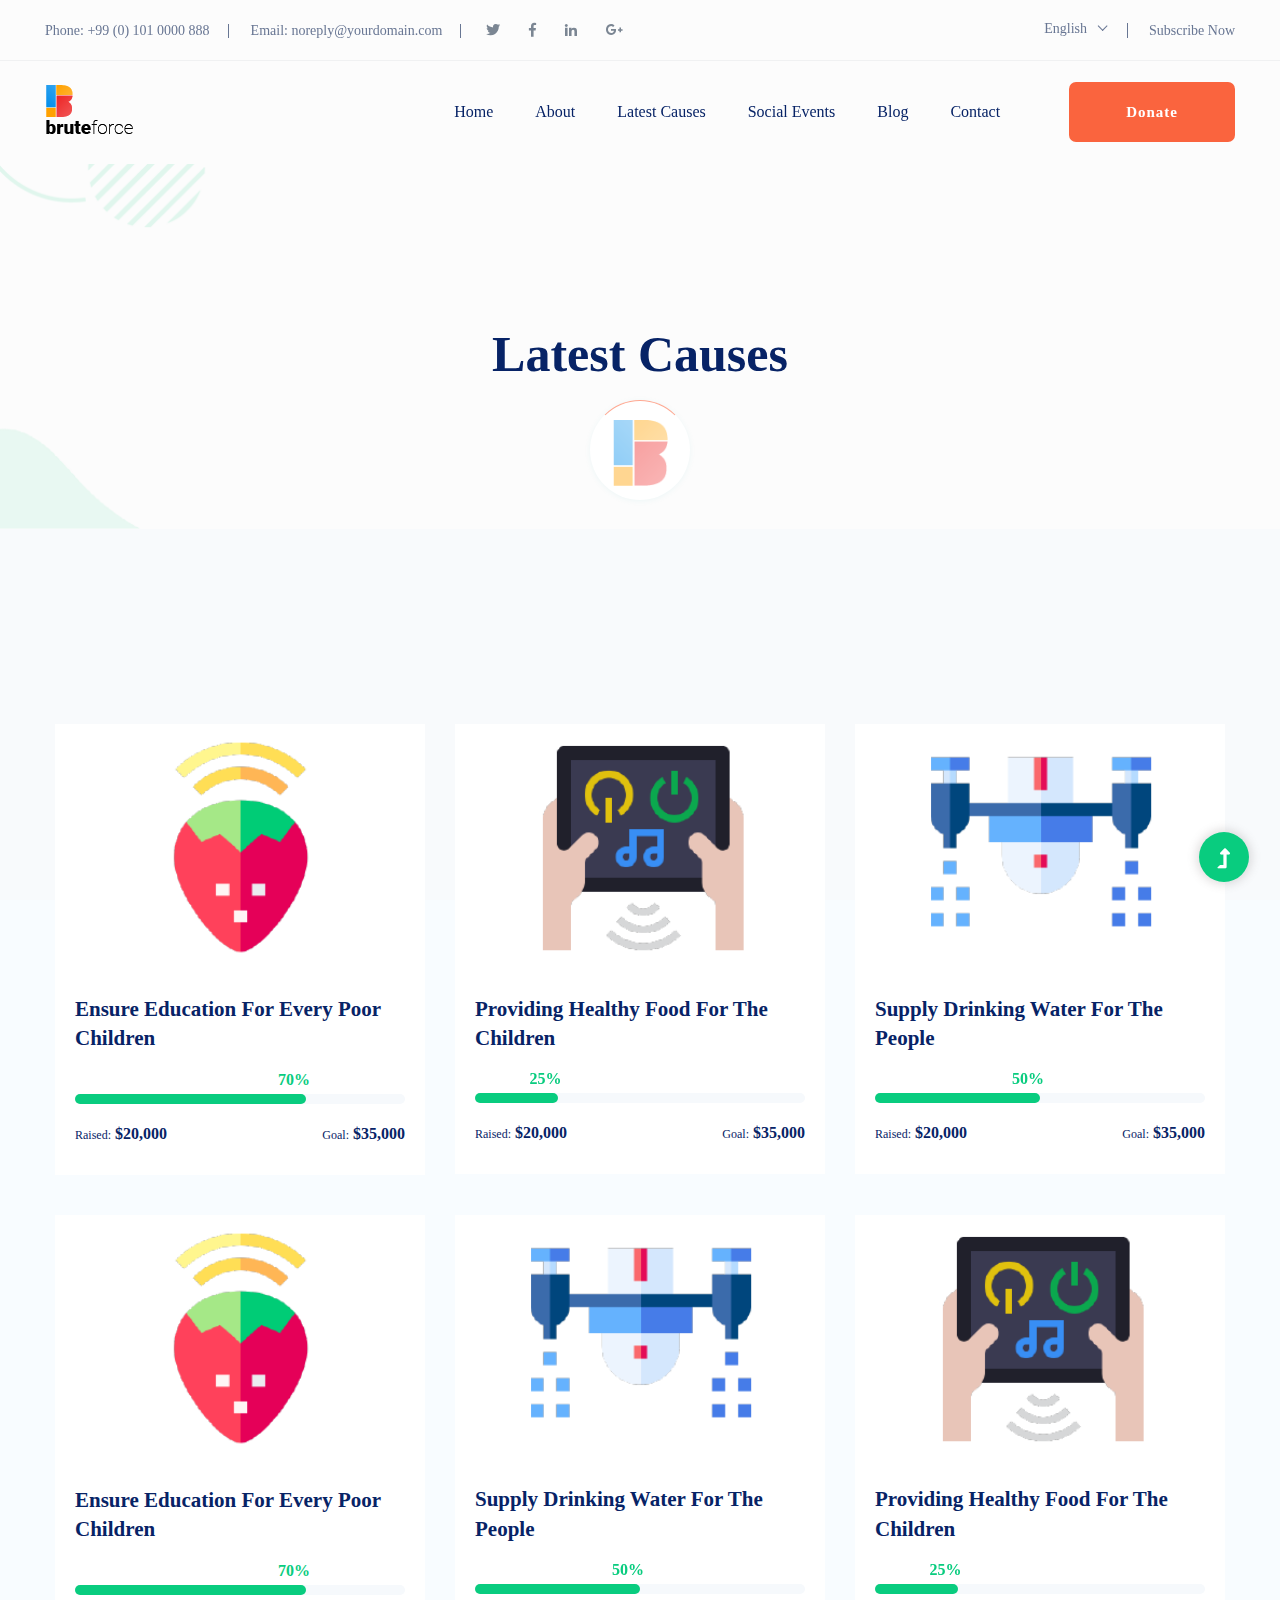
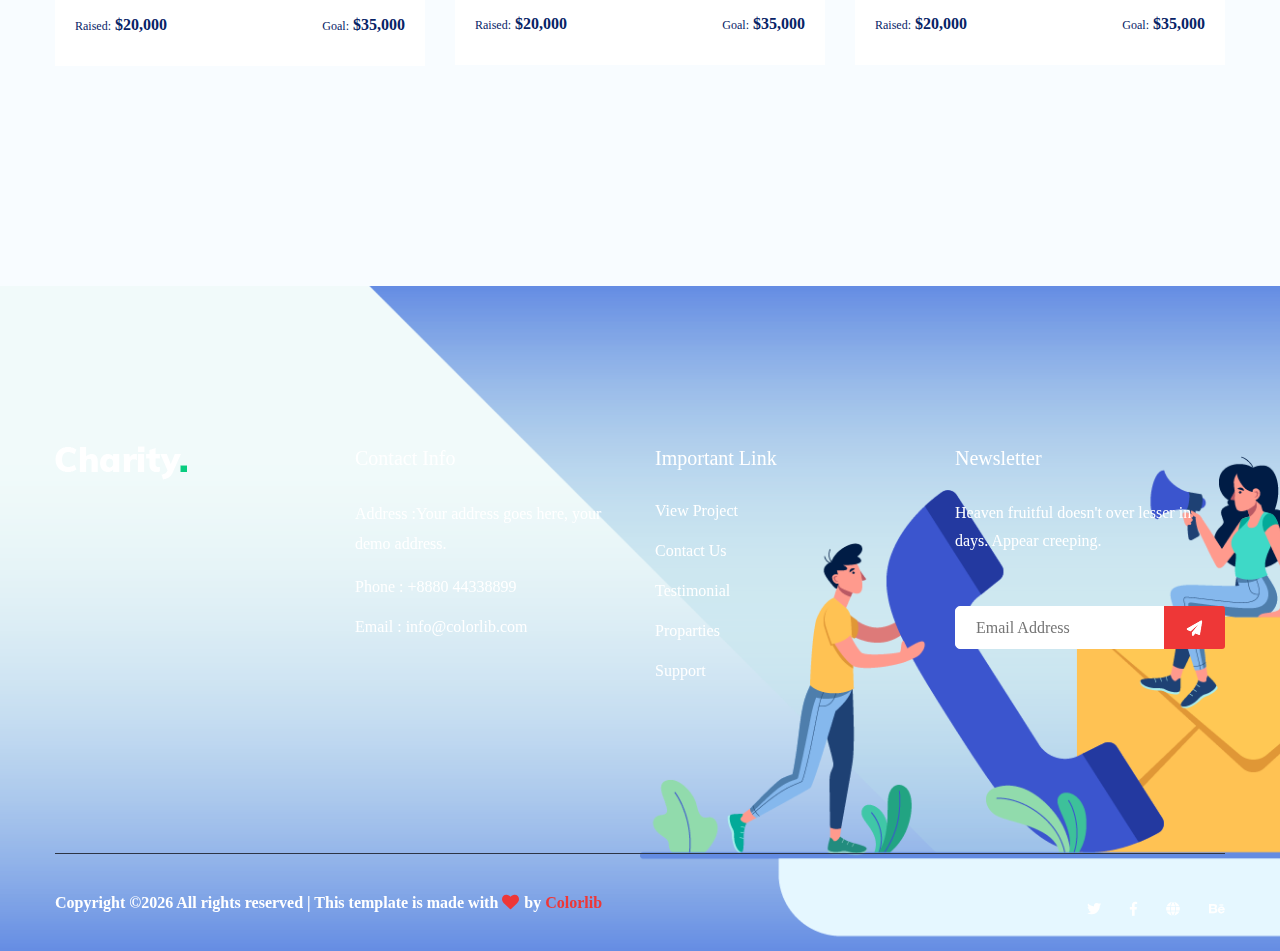
<file: program.html>
<!doctype html>
<html class="no-js" lang="zxx">
<head>
    <meta charset="utf-8">
    <meta http-equiv="x-ua-compatible" content="ie=edge">
    <title> Charity | Teamplate</title>
    <meta name="description" content="">
    <meta name="viewport" content="width=device-width, initial-scale=1">
    <link rel="manifest" href="site.webmanifest">
    <link rel="shortcut icon" type="image/x-icon" href="assets/img/favicon.ico">

	<!-- CSS here -->
	<link rel="stylesheet" href="assets/css/bootstrap.min.css">
	<link rel="stylesheet" href="assets/css/owl.carousel.min.css">
	<link rel="stylesheet" href="assets/css/slicknav.css">
    <link rel="stylesheet" href="assets/css/flaticon.css">
    <link rel="stylesheet" href="assets/css/progressbar_barfiller.css">
    <link rel="stylesheet" href="assets/css/gijgo.css">
    <link rel="stylesheet" href="assets/css/animate.min.css">
    <link rel="stylesheet" href="assets/css/animated-headline.css">
	<link rel="stylesheet" href="assets/css/magnific-popup.css">
	<link rel="stylesheet" href="assets/css/fontawesome-all.min.css">
	<link rel="stylesheet" href="assets/css/themify-icons.css">
	<link rel="stylesheet" href="assets/css/slick.css">
	<link rel="stylesheet" href="assets/css/nice-select.css">
	<link rel="stylesheet" href="assets/css/style.css">
</head>
<body>
    <!-- ? Preloader Start -->
    <div id="preloader-active">
        <div class="preloader d-flex align-items-center justify-content-center">
            <div class="preloader-inner position-relative">
                <div class="preloader-circle"></div>
                <div class="preloader-img pere-text">
                    <img src="assets/img/logo/loder.png" alt="">
                </div>
            </div>
        </div>
    </div>
    <!-- Preloader Start -->
    <header>
        <!-- Header Start -->
        <div class="header-area">
            <div class="main-header ">
                <div class="header-top d-none d-lg-block">
                    <div class="container-fluid">
                        <div class="col-xl-12">
                            <div class="row d-flex justify-content-between align-items-center">
                                <div class="header-info-left d-flex">
                                    <ul>     
                                        <li>Phone: +99 (0) 101 0000 888</li>
                                        <li>Email: noreply@yourdomain.com</li>
                                    </ul>
                                    <div class="header-social">    
                                        <ul>
                                            <li><a href="#"><i class="fab fa-twitter"></i></a></li>
                                            <li><a  href="https://www.facebook.com/sai4ull"><i class="fab fa-facebook-f"></i></a></li>
                                            <li><a href="#"><i class="fab fa-linkedin-in"></i></a></li>
                                            <li> <a href="#"><i class="fab fa-google-plus-g"></i></a></li>
                                        </ul>
                                    </div>
                                </div>
                                <div class="header-info-right d-flex align-items-center">
                                    <div class="select-this">
                                        <form action="#">
                                            <div class="select-itms">
                                                <select name="select" id="select1">
                                                    <option value="">English</option>
                                                    <option value="">Bangla</option>
                                                    <option value="">Arabic</option>
                                                    <option value="">Hindi</option>
                                                </select>
                                            </div>
                                        </form>
                                    </div>
                                    <ul class="contact-now">     
                                        <li><a href="#">Subscribe Now</a></li>
                                    </ul>
                                </div>
                            </div>
                        </div>
                    </div>
                </div>
                <div class="header-bottom  header-sticky">
                    <div class="container-fluid">
                        <div class="row align-items-center">
                            <!-- Logo -->
                            <div class="col-xl-2 col-lg-2">
                                <div class="logo">
                                    <a href="index.html"><img src="assets/img/logo/logo.png" alt=""></a>
                                </div>
                            </div>
                            <div class="col-xl-10 col-lg-10">
                                <div class="menu-wrapper  d-flex align-items-center justify-content-end">
                                    <!-- Main-menu -->
                                    <div class="main-menu d-none d-lg-block">
                                        <nav>
                                            <ul id="navigation">                                                                                          
                                                <li><a href="index.html">Home</a></li>
                                                <li><a href="about.html">About</a></li>
                                                <li><a href="program.html">latest causes</a></li>
                                                <li><a href="events.html">social events </a></li>
                                                <li><a href="blog.html">Blog</a>
                                                    <ul class="submenu">
                                                        <li><a href="blog.html">Blog</a></li>
                                                        <li><a href="blog_details.html">Blog Details</a></li>
                                                        <li><a href="elements.html">Element</a></li>
                                                    </ul>
                                                </li>
                                                <li><a href="contact.html">Contact</a></li>
                                            </ul>
                                        </nav>
                                    </div>
                                    <!-- Header-btn -->
                                    <div class="header-right-btn d-none d-lg-block ml-20">
                                        <a href="contact.html" class="btn header-btn">Donate</a>
                                    </div>
                                </div>
                            </div> 
                            <!-- Mobile Menu -->
                            <div class="col-12">
                                <div class="mobile_menu d-block d-lg-none"></div>
                            </div>
                        </div>
                    </div>
                </div>
            </div>
        </div>
        <!-- Header End -->
    </header>
    <!-- header end -->
    <main>
    <!--? Hero Start -->
    <div class="slider-area2">
        <div class="slider-height2 d-flex align-items-center">
            <div class="container">
                <div class="row">
                    <div class="col-xl-12">
                        <div class="hero-cap hero-cap2 pt-20 text-center">
                            <h2>latest causes </h2>
                        </div>
                    </div>
                </div>
            </div>
        </div>
    </div>
    <!-- Hero End -->
    <!-- Our Cases Start -->
    <div class="our-cases-area section-padding30">
        <div class="container">
            <div class="row">
                <div class="col-lg-4 col-md-6 col-sm-6">
                    <div class="single-cases mb-40">
                        <div class="cases-img">
                            <img src="assets/img/gallery/case1.png" alt="">
                        </div>
                        <div class="cases-caption">
                            <h3><a href="#">Ensure Education For Every Poor Children</a></h3>
                            <!-- Progress Bar -->
                            <div class="single-skill mb-15">
                                <div class="bar-progress">
                                    <div id="bar1" class="barfiller">
                                        <div class="tipWrap">
                                            <span class="tip"></span>
                                        </div>
                                        <span class="fill" data-percentage="70"></span>
                                    </div>
                                </div>
                            </div>
                            <!-- / progress -->
                            <div class="prices d-flex justify-content-between">
                                <p>Raised:<span> $20,000</span></p>
                                <p>Goal:<span> $35,000</span></p>
                            </div>
                        </div>
                    </div>
                </div>
                <div class="col-lg-4 col-md-6 col-sm-6">
                    <div class="single-cases mb-40">
                        <div class="cases-img">
                            <img src="assets/img/gallery/case2.png" alt="">
                        </div>
                        <div class="cases-caption">
                            <h3><a href="#">Providing Healthy Food For The Children</a></h3>
                            <!-- Progress Bar -->
                            <div class="single-skill mb-15">
                                <div class="bar-progress">
                                    <div id="bar2" class="barfiller">
                                        <div class="tipWrap">
                                            <span class="tip"></span>
                                        </div>
                                        <span class="fill" data-percentage="25"></span>
                                    </div>
                                </div>
                            </div>
                            <!-- / progress -->
                            <div class="prices d-flex justify-content-between">
                                <p>Raised:<span> $20,000</span></p>
                                <p>Goal:<span> $35,000</span></p>
                            </div>
                        </div>
                    </div>
                </div>
                <div class="col-lg-4 col-md-6 col-sm-6">
                    <div class="single-cases mb-40">
                        <div class="cases-img">
                            <img src="assets/img/gallery/case3.png" alt="">
                        </div>
                        <div class="cases-caption">
                            <h3><a href="#">Supply Drinking Water For  The People</a></h3>
                            <!-- Progress Bar -->
                            <div class="single-skill mb-15">
                                <div class="bar-progress">
                                    <div id="bar3" class="barfiller">
                                        <div class="tipWrap">
                                            <span class="tip"></span>
                                        </div>
                                        <span class="fill" data-percentage="50"></span>
                                    </div>
                                </div>
                            </div>
                            <!-- / progress -->
                            <div class="prices d-flex justify-content-between">
                                <p>Raised:<span> $20,000</span></p>
                                <p>Goal:<span> $35,000</span></p>
                            </div>
                        </div>
                    </div>
                </div>
                <div class="col-lg-4 col-md-6 col-sm-6">
                    <div class="single-cases mb-40">
                        <div class="cases-img">
                            <img src="assets/img/gallery/case1.png" alt="">
                        </div>
                        <div class="cases-caption">
                            <h3><a href="#">Ensure Education For Every Poor Children</a></h3>
                            <!-- Progress Bar -->
                            <div class="single-skill mb-15">
                                <div class="bar-progress">
                                    <div id="bar4" class="barfiller">
                                        <div class="tipWrap">
                                            <span class="tip"></span>
                                        </div>
                                        <span class="fill" data-percentage="70"></span>
                                    </div>
                                </div>
                            </div>
                            <!-- / progress -->
                            <div class="prices d-flex justify-content-between">
                                <p>Raised:<span> $20,000</span></p>
                                <p>Goal:<span> $35,000</span></p>
                            </div>
                        </div>
                    </div>
                </div>
                <div class="col-lg-4 col-md-6 col-sm-6">
                    <div class="single-cases mb-40">
                        <div class="cases-img">
                            <img src="assets/img/gallery/case3.png" alt="">
                        </div>
                        <div class="cases-caption">
                            <h3><a href="#">Supply Drinking Water For  The People</a></h3>
                            <!-- Progress Bar -->
                            <div class="single-skill mb-15">
                                <div class="bar-progress">
                                    <div id="bar5" class="barfiller">
                                        <div class="tipWrap">
                                            <span class="tip"></span>
                                        </div>
                                        <span class="fill" data-percentage="50"></span>
                                    </div>
                                </div>
                            </div>
                            <!-- / progress -->
                            <div class="prices d-flex justify-content-between">
                                <p>Raised:<span> $20,000</span></p>
                                <p>Goal:<span> $35,000</span></p>
                            </div>
                        </div>
                    </div>
                </div>
                <div class="col-lg-4 col-md-6 col-sm-6">
                    <div class="single-cases mb-40">
                        <div class="cases-img">
                            <img src="assets/img/gallery/case2.png" alt="">
                        </div>
                        <div class="cases-caption">
                            <h3><a href="#">Providing Healthy Food For The Children</a></h3>
                            <!-- Progress Bar -->
                            <div class="single-skill mb-15">
                                <div class="bar-progress">
                                    <div id="bar6" class="barfiller">
                                        <div class="tipWrap">
                                            <span class="tip"></span>
                                        </div>
                                        <span class="fill" data-percentage="25"></span>
                                    </div>
                                </div>
                            </div>
                            <!-- / progress -->
                            <div class="prices d-flex justify-content-between">
                                <p>Raised:<span> $20,000</span></p>
                                <p>Goal:<span> $35,000</span></p>
                            </div>
                        </div>
                    </div>
                </div>
            </div>
        </div>
    </div>
    <!-- Our Cases End -->
    </main>
    <footer>
        <div class="footer-wrapper section-bg2" data-background="assets/img/gallery/footer_bg.png">
            <!-- Footer Top-->
            <div class="footer-area footer-padding">
                <div class="container">
                    <div class="row d-flex justify-content-between">
                        <div class="col-xl-3 col-lg-3 col-md-4 col-sm-6">
                        <div class="single-footer-caption mb-50">
                            <div class="single-footer-caption mb-30">
                                <div class="footer-tittle">
                                    <div class="footer-logo mb-20">
                                        <a href="index.html"><img src="assets/img/logo/logo2_footer.png" alt=""></a>
                                    </div>
                                </div>
                            </div>
                        </div>
                        </div>
                        <div class="col-xl-3 col-lg-3 col-md-4 col-sm-5">
                            <div class="single-footer-caption mb-50">
                                <div class="footer-tittle">
                                    <h4>Contact Info</h4>
                                    <ul>
                                        <li>
                                            <p>Address :Your address goes here, your demo address.</p>
                                        </li>
                                        <li><a href="#">Phone : +8880 44338899</a></li>
                                        <li><a href="#">Email : info@colorlib.com</a></li>
                                    </ul>
                                </div>

                            </div>
                        </div>
                        <div class="col-xl-3 col-lg-3 col-md-4 col-sm-5">
                            <div class="single-footer-caption mb-50">
                                <div class="footer-tittle">
                                    <h4>Important Link</h4>
                                    <ul>
                                        <li><a href="#"> View Project</a></li>
                                        <li><a href="#">Contact Us</a></li>
                                        <li><a href="#">Testimonial</a></li>
                                        <li><a href="#">Proparties</a></li>
                                        <li><a href="#">Support</a></li>
                                    </ul>
                                </div>
                            </div>
                        </div>
                        <div class="col-xl-3 col-lg-3 col-md-4 col-sm-5">
                            <div class="single-footer-caption mb-50">
                                <div class="footer-tittle">
                                    <h4>Newsletter</h4>
                                    <div class="footer-pera footer-pera2">
                                    <p>Heaven fruitful doesn't over lesser in days. Appear creeping.</p>
                                </div>
                                <!-- Form -->
                                <div class="footer-form" >
                                    <div id="mc_embed_signup">
                                        <form target="_blank" action="https://spondonit.us12.list-manage.com/subscribe/post?u=1462626880ade1ac87bd9c93a&amp;id=92a4423d01"
                                        method="get" class="subscribe_form relative mail_part">
                                            <input type="email" name="email" id="newsletter-form-email" placeholder="Email Address"
                                            class="placeholder hide-on-focus" onfocus="this.placeholder = ''"
                                            onblur="this.placeholder = ' Email Address '">
                                            <div class="form-icon">
                                                <button type="submit" name="submit" id="newsletter-submit"
                                                class="email_icon newsletter-submit button-contactForm"><img src="assets/img/gallery/form.png" alt=""></button>
                                            </div>
                                            <div class="mt-10 info"></div>
                                        </form>
                                    </div>
                                </div>
                                </div>
                            </div>
                        </div>
                    </div>
                </div>
            </div>
            <!-- footer-bottom -->
            <div class="footer-bottom-area">
                <div class="container">
                    <div class="footer-border">
                        <div class="row d-flex justify-content-between align-items-center">
                            <div class="col-xl-10 col-lg-9 ">
                                <div class="footer-copy-right">
                                    <p><!-- Link back to Colorlib can't be removed. Template is licensed under CC BY 3.0. -->
  Copyright &copy;<script>document.write(new Date().getFullYear());</script> All rights reserved | This template is made with <i class="fa fa-heart" aria-hidden="true"></i> by <a href="https://colorlib.com" target="_blank">Colorlib</a>
  <!-- Link back to Colorlib can't be removed. Template is licensed under CC BY 3.0. --></p>
                                </div>
                            </div>
                            <div class="col-xl-2 col-lg-3">
                                <div class="footer-social f-right">
                                    <a href="#"><i class="fab fa-twitter"></i></a>
                                    <a  href="https://www.facebook.com/sai4ull"><i class="fab fa-facebook-f"></i></a>
                                    <a href="#"><i class="fas fa-globe"></i></a>
                                    <a href="#"><i class="fab fa-behance"></i></a>
                                </div>
                            </div>
                        </div>
                    </div>
                </div>
            </div>
        </div>
    </footer>

    <!-- Scroll Up -->
    <div id="back-top" >
        <a title="Go to Top" href="#"> <i class="fas fa-level-up-alt"></i></a>
    </div>

    <!-- JS here -->

    <script src="./assets/js/vendor/modernizr-3.5.0.min.js"></script>
    <!-- Jquery, Popper, Bootstrap -->
    <script src="./assets/js/vendor/jquery-1.12.4.min.js"></script>
    <script src="./assets/js/popper.min.js"></script>
    <script src="./assets/js/bootstrap.min.js"></script>
    <!-- Jquery Mobile Menu -->
    <script src="./assets/js/jquery.slicknav.min.js"></script>

    <!-- Jquery Slick , Owl-Carousel Plugins -->
    <script src="./assets/js/owl.carousel.min.js"></script>
    <script src="./assets/js/slick.min.js"></script>
    <!-- One Page, Animated-HeadLin -->
    <script src="./assets/js/wow.min.js"></script>
    <script src="./assets/js/animated.headline.js"></script>
    <script src="./assets/js/jquery.magnific-popup.js"></script>

    <!-- Date Picker -->
    <script src="./assets/js/gijgo.min.js"></script>
    <!-- Nice-select, sticky -->
    <script src="./assets/js/jquery.nice-select.min.js"></script>
    <script src="./assets/js/jquery.sticky.js"></script>
    <!-- Progress -->
    <script src="./assets/js/jquery.barfiller.js"></script>
    
    <!-- counter , waypoint,Hover Direction -->
    <script src="./assets/js/jquery.counterup.min.js"></script>
    <script src="./assets/js/waypoints.min.js"></script>
    <script src="./assets/js/jquery.countdown.min.js"></script>
    <script src="./assets/js/hover-direction-snake.min.js"></script>

    <!-- contact js -->
    <script src="./assets/js/contact.js"></script>
    <script src="./assets/js/jquery.form.js"></script>
    <script src="./assets/js/jquery.validate.min.js"></script>
    <script src="./assets/js/mail-script.js"></script>
    <script src="./assets/js/jquery.ajaxchimp.min.js"></script>
    
    <!-- Jquery Plugins, main Jquery -->	
    <script src="./assets/js/plugins.js"></script>
    <script src="./assets/js/main.js"></script>
    
    </body>
</html>
</file>
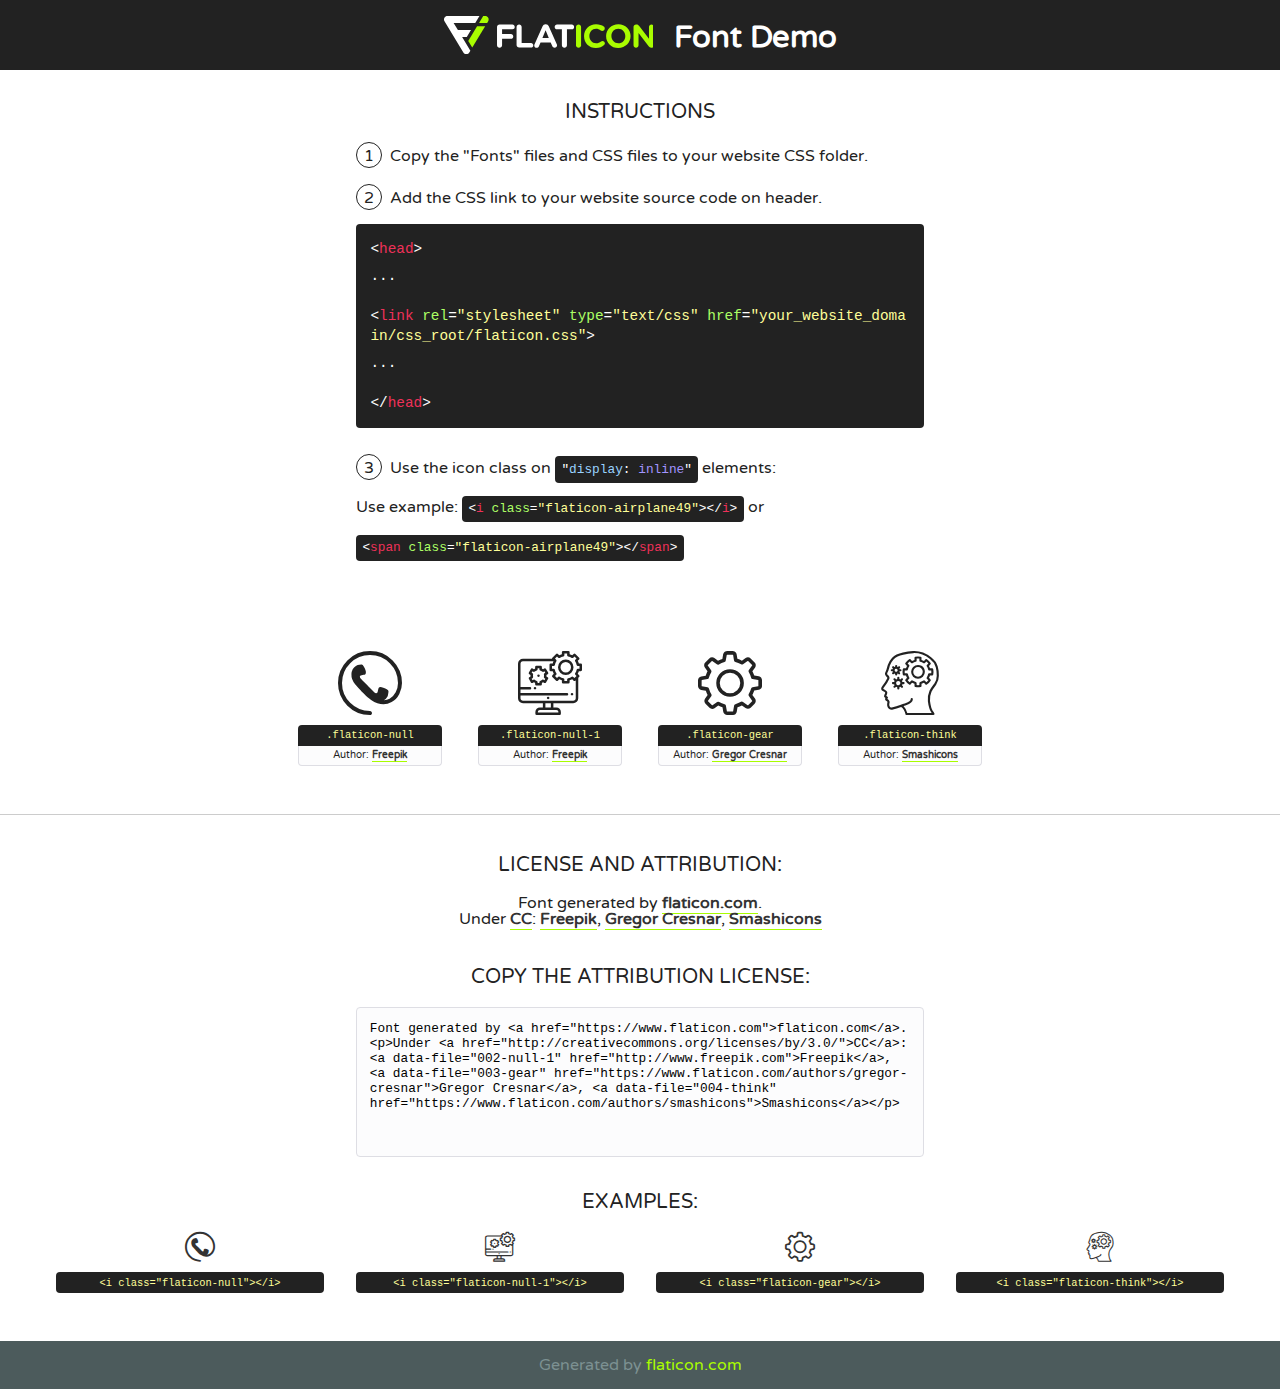
<file: assets/fonts/flaticon.html>
<!DOCTYPE html>
<!--
  Flaticon icon font: Flaticon
  Creation date: 02/06/2020 05:24
-->
<html>
<!DOCTYPE html>
<html>

<head>
    <title>Flaticon WebFont</title>
    <link href="http://fonts.googleapis.com/css?family=Varela+Round" rel="stylesheet" type="text/css" />
    <link rel="stylesheet" type="text/css" href="flaticon.css">
    <meta charset="UTF-8">
    <style>
    html, body, div, span, applet, object, iframe,
    h1, h2, h3, h4, h5, h6, p, blockquote, pre,
    a, abbr, acronym, address, big, cite, code,
    del, dfn, em, img, ins, kbd, q, s, samp,
    small, strike, strong, sub, sup, tt, var,
    b, u, i, center,
    dl, dt, dd, ol, ul, li,
    fieldset, form, label, legend,
    table, caption, tbody, tfoot, thead, tr, th, td,
    article, aside, canvas, details, embed, 
    figure, figcaption, footer, header, hgroup, 
    menu, nav, output, ruby, section, summary,
    time, mark, audio, video {
        margin: 0;
        padding: 0;
        border: 0;
        font-size: 100%;
        font: inherit;
        vertical-align: baseline;
    }
    /* HTML5 display-role reset for older browsers */
    article, aside, details, figcaption, figure, 
    footer, header, hgroup, menu, nav, section {
        display: block;
    }
    body {
        line-height: 1;
    }
    ol, ul {
        list-style: none;
    }
    blockquote, q {
        quotes: none;
    }
    blockquote:before, blockquote:after,
    q:before, q:after {
        content: '';
        content: none;
    }
    table {
        border-collapse: collapse;
        border-spacing: 0;
    }
    body {
        font-family: 'Varela Round', Helvetica, Arial, sans-serif;
        font-size: 16px;
        color: #222;
    }
    a {
        color: #333;
        border-bottom: 1px solid #a9fd00;
        font-weight: bold;
        text-decoration: none;
    }
    * {
        -moz-box-sizing: border-box;
        -webkit-box-sizing: border-box;
        box-sizing: border-box;
        margin: 0;
        padding: 0;
    }
    [class^="flaticon-"]:before, [class*=" flaticon-"]:before, [class^="flaticon-"]:after, [class*=" flaticon-"]:after {
        font-family: Flaticon;
        font-size: 30px;
        font-style: normal;
        margin-left: 20px;
        color: #333;
    }
    .wrapper {
        max-width: 600px;
        margin: auto;
        padding: 0 1em;
    }
    .title {
        font-size: 1.25em;
        text-align: center;
        margin-bottom: 1em;
        text-transform: uppercase;
    }
    header {
        text-align: center;
        background-color: #222;
        color: #fff;
        padding: 1em;
    }
    header .logo {
        width: 210px;
        height: 38px;
        display: inline-block;
        vertical-align: middle;
        margin-right: 1em;
        border: none;
    }
    header strong {
        font-size: 1.95em;
        font-weight: bold;
        vertical-align: middle;
        margin-top: 5px;
        display: inline-block;
    }
    .demo {
        margin: 2em auto;
        line-height: 1.25em;
    }
    .demo ul li {
        margin-bottom: 1em;
    }
    .demo ul li .num {
        color: #222;
        border-radius: 20px;
        display: inline-block;
        width: 26px;
        padding: 3px;
        height: 26px;
        text-align: center;
        margin-right: 0.5em;
        border: 1px solid #222;
    }
    .demo ul li code {
        background-color: #222;
        border-radius: 4px;
        padding: 0.25em 0.5em;
        display: inline-block;
        color: #fff;
        font-family: Consolas,Monaco,Lucida Console,Liberation Mono,DejaVu Sans Mono,Bitstream Vera Sans Mono,Courier New, monospace;
        font-weight: lighter;
        margin-top: 1em;
        font-size: 0.8em;
        word-break: break-all;
    }
    .demo ul li code.big {
        padding: 1em;
        font-size: 0.9em;
    }
    .demo ul li code .red {
        color: #EF3159;
    }
    .demo ul li code .green {
        color: #ACFF65;
    }
    .demo ul li code .yellow {
        color: #FFFF99;
    }
    .demo ul li code .blue {
        color: #99D3FF;
    }
    .demo ul li code .purple {
        color: #A295FF;
    }
    .demo ul li code .dots {
        margin-top: 0.5em;
        display: block;
    }
    #glyphs {
        border-bottom: 1px solid #ccc;
        padding: 2em 0;
        text-align: center;
    }
    .glyph {
        display: inline-block;
        width: 9em;
        margin: 1em;
        text-align: center;
        vertical-align: top;
        background: #FFF;
    }
    .glyph .glyph-icon {
        padding: 10px;
        display: block;
        font-family:"Flaticon";
        font-size: 64px;
        line-height: 1;
    }
    .glyph .glyph-icon:before {
        font-size: 64px;
        color: #222;
        margin-left: 0;
    }
    .class-name {
        font-size: 0.65em;
        background-color: #222;
        color: #fff;
        border-radius: 4px 4px 0 0;
        padding: 0.5em;
        color: #FFFF99;
        font-family: Consolas,Monaco,Lucida Console,Liberation Mono,DejaVu Sans Mono,Bitstream Vera Sans Mono,Courier New, monospace;
    }
    .author-name {
        font-size: 0.6em;
        background-color: #fcfcfd;
        border: 1px solid #DEDEE4;
        border-top: 0;
        border-radius: 0 0 4px 4px;
        padding: 0.5em;
    }
    .class-name:last-child {
        font-size: 10px;
        color:#888;
    }
    .class-name:last-child a {
        font-size: 10px;
        color:#555;
    }
    .class-name:last-child a:hover {
        color:#a9fd00;
    }
    .glyph > input {
        display: block;
        width: 100px;
        margin: 5px auto;
        text-align: center;
        font-size: 12px;
        cursor: text;
    }
    .glyph > input.icon-input {
        font-family:"Flaticon";
        font-size: 16px;
        margin-bottom: 10px;
    }
    .attribution .title {
        margin-top: 2em;
    }
    .attribution textarea {
        background-color: #fcfcfd;
        padding: 1em;
        border: none;
        box-shadow: none;
        border: 1px solid #DEDEE4;
        border-radius: 4px;
        resize: none;
        width: 100%;
        height: 150px;
        font-size: 0.8em;
        font-family: Consolas,Monaco,Lucida Console,Liberation Mono,DejaVu Sans Mono,Bitstream Vera Sans Mono,Courier New, monospace;
        -webkit-appearance: none;
    }
    .iconsuse {
        margin: 2em auto;
        text-align: center;
        max-width: 1200px;
    }
    .iconsuse:after {
        content: '';
        display: table;
        clear: both;
    }
    .iconsuse .image {
        float: left;
        width: 25%;
        padding: 0 1em;
    }
    .iconsuse .image p {
        margin-bottom: 1em;
    }
    .iconsuse .image span {
        display: block;
        font-size: 0.65em;
        background-color: #222;
        color: #fff;
        border-radius: 4px;
        padding: 0.5em;
        color: #FFFF99;
        margin-top: 1em;
        font-family: Consolas,Monaco,Lucida Console,Liberation Mono,DejaVu Sans Mono,Bitstream Vera Sans Mono,Courier New, monospace;
    }
    #footer {
        text-align: center;
        background-color: #4C5B5C;
        color: #7c9192;
        padding: 1em;
    }
    #footer a {
        border: none;
        color: #a9fd00;
        font-weight: normal;
    }
    @media (max-width: 960px) {
        .iconsuse .image {
            width: 50%;
        }
    }
    @media (max-width: 560px) {
        .iconsuse .image {
            width: 100%;
        }
    }
    </style>
</head>

<body class="characters-off">

    <header>
        <a href="https://www.flaticon.com" target="_blank" class="logo">
            <svg version="1.1" xmlns="http://www.w3.org/2000/svg" xmlns:xlink="http://www.w3.org/1999/xlink" xmlns:a="http://ns.adobe.com/AdobeSVGViewerExtensions/3.0/" viewBox="0 0 560.875 102.036" enable-background="new 0 0 560.875 102.036" xml:space="preserve">
                <defs>
                </defs>
                <g>
                    <g class="letters">
                        <path fill="#ffffff" d="M141.596,29.675c0-3.777,2.985-6.767,6.764-6.767h34.438c3.426,0,6.15,2.728,6.15,6.15
                        c0,3.43-2.724,6.149-6.15,6.149h-27.674v13.091h23.719c3.429,0,6.151,2.724,6.151,6.15c0,3.43-2.723,6.149-6.151,6.149h-23.719
                        v17.574c0,3.773-2.986,6.761-6.764,6.761c-3.779,0-6.764-2.989-6.764-6.761V29.675z"></path>
                        <path fill="#ffffff" d="M193.844,29.149c0-3.781,2.985-6.767,6.764-6.767c3.776,0,6.763,2.985,6.763,6.767v42.957h25.039
                        c3.426,0,6.149,2.726,6.149,6.153c0,3.425-2.723,6.15-6.149,6.15h-31.802c-3.779,0-6.764-2.986-6.764-6.768V29.149z"></path>
                        <path fill="#ffffff" d="M241.891,75.71l21.438-48.407c1.492-3.341,4.215-5.357,7.906-5.357h0.792
                        c3.686,0,6.323,2.017,7.815,5.357l21.439,48.407c0.436,0.967,0.701,1.845,0.701,2.723c0,3.602-2.809,6.501-6.414,6.501
                        c-3.161,0-5.269-1.845-6.499-4.655l-4.132-9.661h-27.059l-4.301,10.102c-1.144,2.631-3.426,4.214-6.237,4.214
                        c-3.517,0-6.24-2.81-6.24-6.325C241.1,77.64,241.451,76.677,241.891,75.71z M279.932,58.666l-8.521-20.297l-8.526,20.297H279.932
                        z"></path>
                        <path fill="#ffffff" d="M314.864,35.387H301.86c-3.429,0-6.239-2.813-6.239-6.238c0-3.429,2.811-6.24,6.239-6.24h39.533
                        c3.426,0,6.237,2.811,6.237,6.24c0,3.425-2.811,6.238-6.237,6.238h-13.001v42.785c0,3.773-2.99,6.761-6.764,6.761
                        c-3.779,0-6.764-2.989-6.764-6.761V35.387z"></path>
                        <path fill="#A9FD00" d="M352.615,29.149c0-3.781,2.985-6.767,6.767-6.767c3.774,0,6.761,2.985,6.761,6.767v49.024
                        c0,3.773-2.987,6.761-6.761,6.761c-3.781,0-6.767-2.989-6.767-6.761V29.149z"></path>
                        <path fill="#A9FD00" d="M374.132,53.836v-0.179c0-17.481,13.178-31.801,32.065-31.801c9.22,0,15.459,2.458,20.557,6.238
                        c1.402,1.054,2.637,2.985,2.637,5.357c0,3.692-2.985,6.59-6.681,6.59c-1.845,0-3.071-0.702-4.044-1.319
                        c-3.776-2.813-7.729-4.393-12.562-4.393c-10.364,0-17.831,8.611-17.831,19.154v0.173c0,10.542,7.291,19.329,17.831,19.329
                        c5.715,0,9.492-1.756,13.359-4.834c1.049-0.874,2.458-1.491,4.039-1.491c3.429,0,6.325,2.813,6.325,6.236
                        c0,2.106-1.056,3.78-2.282,4.834c-5.539,4.834-12.036,7.733-21.878,7.733C387.572,85.464,374.132,71.493,374.132,53.836z"></path>
                        <path fill="#A9FD00" d="M433.009,53.836v-0.179c0-17.481,13.79-31.801,32.766-31.801c18.981,0,32.592,14.143,32.592,31.628v0.173
                        c0,17.483-13.785,31.807-32.769,31.807C446.625,85.464,433.009,71.32,433.009,53.836z M484.224,53.836v-0.179
                        c0-10.539-7.725-19.326-18.626-19.326c-10.893,0-18.449,8.611-18.449,19.154v0.173c0,10.542,7.73,19.329,18.626,19.329
                        C476.676,72.986,484.224,64.378,484.224,53.836z"></path>
                        <path fill="#A9FD00" d="M506.233,29.321c0-3.774,2.99-6.763,6.767-6.763h1.401c3.252,0,5.183,1.583,7.029,3.953l26.093,34.265
                        V29.059c0-3.692,2.99-6.677,6.681-6.677c3.683,0,6.671,2.985,6.671,6.677v48.934c0,3.78-2.987,6.765-6.764,6.765h-0.436
                        c-3.257,0-5.188-1.581-7.034-3.953l-27.056-35.492v32.944c0,3.687-2.985,6.676-6.678,6.676c-3.683,0-6.673-2.989-6.673-6.676
                        V29.321z"></path>
                    </g>
                    <g class="insignia">
                        <path fill="#ffffff" d="M48.372,56.137h12.517l11.156-18.537H37.186L25.688,18.539h57.825L94.668,0H9.271
                        C5.925,0,2.842,1.801,1.198,4.716c-1.644,2.907-1.593,6.482,0.134,9.343l50.38,83.501c1.678,2.781,4.689,4.476,7.938,4.476
                        c3.246,0,6.257-1.695,7.935-4.476l2.898-4.804L48.372,56.137z"></path>
                        <g class="i">
                            <path fill="#A9FD00" d="M93.575,18.539h0.031v0.004l21.652,0.004l2.705-4.488c1.727-2.861,1.778-6.436,0.133-9.343
                            C116.454,1.801,113.371,0,110.026,0h-5.294L93.575,18.539z"></path>
                            <polygon fill="#A9FD00" points="88.291,27.356 64.725,66.486 75.519,84.404 109.942,27.356"></polygon>
                        </g>
                    </g>
                </g>
            </svg>
        </a>
        <strong>Font Demo</strong>
    </header>


    <section class="demo wrapper">

        <p class="title">Instructions</p>

        <ul>
            <li>
                <span class="num">1</span>Copy the "Fonts" files and CSS files to your website CSS folder.
            </li>
            <li>
                <span class="num">2</span>Add the CSS link to your website source code on header.
                <code class="big">
                    &lt;<span class="red">head</span>&gt;
                    <br/><span class="dots">...</span>
                    <br/>&lt;<span class="red">link</span> <span class="green">rel</span>=<span class="yellow">"stylesheet"</span> <span class="green">type</span>=<span class="yellow">"text/css"</span> <span class="green">href</span>=<span class="yellow">"your_website_domain/css_root/flaticon.css"</span>&gt;
                    <br/><span class="dots">...</span>
                    <br/>&lt;/<span class="red">head</span>&gt;
                </code>
            </li>

            <li>
                <p>
                    <span class="num">3</span>Use the icon class on <code>"<span class="blue">display</span>:<span class="purple"> inline</span>"</code> elements:
                    <br />
                    Use example: <code>&lt;<span class="red">i</span> <span class="green">class</span>=<span class="yellow">&quot;flaticon-airplane49&quot;</span>&gt;&lt;/<span class="red">i</span>&gt;</code> or <code>&lt;<span class="red">span</span> <span class="green">class</span>=<span class="yellow">&quot;flaticon-airplane49&quot;</span>&gt;&lt;/<span class="red">span</span>&gt;</code>
            </li>
        </ul>

    </section>




   <section id="glyphs">          
    
      
        <div class="glyph"><div class="glyph-icon flaticon-null"></div>
            <div class="class-name">.flaticon-null</div>
            <div class="author-name">Author: <a data-file="001-null" href="http://www.freepik.com">Freepik</a> </div> 
        </div>        
        
        <div class="glyph"><div class="glyph-icon flaticon-null-1"></div>
            <div class="class-name">.flaticon-null-1</div>
            <div class="author-name">Author: <a data-file="002-null-1" href="http://www.freepik.com">Freepik</a> </div> 
        </div>        
        
        <div class="glyph"><div class="glyph-icon flaticon-gear"></div>
            <div class="class-name">.flaticon-gear</div>
            <div class="author-name">Author: <a data-file="003-gear" href="https://www.flaticon.com/authors/gregor-cresnar">Gregor Cresnar</a> </div> 
        </div>        
        
        <div class="glyph"><div class="glyph-icon flaticon-think"></div>
            <div class="class-name">.flaticon-think</div>
            <div class="author-name">Author: <a data-file="004-think" href="https://www.flaticon.com/authors/smashicons">Smashicons</a> </div> 
        </div>        
        

    </section>



    <section class="attribution wrapper"   style="text-align:center;">

      <div class="title">License and attribution:</div><div class="attrDiv">Font generated by <a href="https://www.flaticon.com">flaticon.com</a>. <div><p>Under <a href="http://creativecommons.org/licenses/by/3.0/">CC</a>: <a data-file="002-null-1" href="http://www.freepik.com">Freepik</a>, <a data-file="003-gear" href="https://www.flaticon.com/authors/gregor-cresnar">Gregor Cresnar</a>, <a data-file="004-think" href="https://www.flaticon.com/authors/smashicons">Smashicons</a></p>  </div>
      </div>
      <div class="title">Copy the Attribution License:</div>

    <textarea onclick="this.focus();this.select();">Font generated by &lt;a href=&quot;https://www.flaticon.com&quot;&gt;flaticon.com&lt;/a&gt;. <p>Under <a href="http://creativecommons.org/licenses/by/3.0/">CC</a>: <a data-file="002-null-1" href="http://www.freepik.com">Freepik</a>, <a data-file="003-gear" href="https://www.flaticon.com/authors/gregor-cresnar">Gregor Cresnar</a>, <a data-file="004-think" href="https://www.flaticon.com/authors/smashicons">Smashicons</a></p>  
     </textarea>

    </section>

    <section class="iconsuse">

          <div class="title">Examples:</div>            
             
            <div class="image">
                <p>
                    <i class="glyph-icon flaticon-null"></i> 
                    <span>&lt;i class=&quot;flaticon-null&quot;&gt;&lt;/i&gt;</span>
                </p>
            </div>
            
            <div class="image">
                <p>
                    <i class="glyph-icon flaticon-null-1"></i> 
                    <span>&lt;i class=&quot;flaticon-null-1&quot;&gt;&lt;/i&gt;</span>
                </p>
            </div>
            
            <div class="image">
                <p>
                    <i class="glyph-icon flaticon-gear"></i> 
                    <span>&lt;i class=&quot;flaticon-gear&quot;&gt;&lt;/i&gt;</span>
                </p>
            </div>
            
            <div class="image">
                <p>
                    <i class="glyph-icon flaticon-think"></i> 
                    <span>&lt;i class=&quot;flaticon-think&quot;&gt;&lt;/i&gt;</span>
                </p>
            </div>
                       
        </div>
                            
    </section>

<div id="footer">
    <div>Generated by <a href="https://www.flaticon.com">flaticon.com</a>
    </div>
</div>



</body>
</html>
</file>
<file: assets/css/themify-icons.css>
@font-face {
	font-family: 'themify';
	src:url('../fonts/themify.eot?-fvbane');


	src:url('../fonts/themify.eot?#iefix-fvbane') format('embedded-opentype'),
		url('../fonts/themify.woff?-fvbane') format('woff'),
		url('../fonts/themify.ttf?-fvbane') format('truetype'),
		url('../fonts/themify.svg?-fvbane#themify') format('svg');
	font-weight: normal;
	font-style: normal;
}

[class^="ti-"], [class*=" ti-"] {
	font-family: 'themify';
	speak: none;
	font-style: normal;
	font-weight: normal;
	font-variant: normal;
	text-transform: none;
	line-height: 1;

	/* Better Font Rendering =========== */
	-webkit-font-smoothing: antialiased;
	-moz-osx-font-smoothing: grayscale;
}

.ti-wand:before {
	content: "\e600";
}
.ti-volume:before {
	content: "\e601";
}
.ti-user:before {
	content: "\e602";
}
.ti-unlock:before {
	content: "\e603";
}
.ti-unlink:before {
	content: "\e604";
}
.ti-trash:before {
	content: "\e605";
}
.ti-thought:before {
	content: "\e606";
}
.ti-target:before {
	content: "\e607";
}
.ti-tag:before {
	content: "\e608";
}
.ti-tablet:before {
	content: "\e609";
}
.ti-star:before {
	content: "\e60a";
}
.ti-spray:before {
	content: "\e60b";
}
.ti-signal:before {
	content: "\e60c";
}
.ti-shopping-cart:before {
	content: "\e60d";
}
.ti-shopping-cart-full:before {
	content: "\e60e";
}
.ti-settings:before {
	content: "\e60f";
}
.ti-search:before {
	content: "\e610";
}
.ti-zoom-in:before {
	content: "\e611";
}
.ti-zoom-out:before {
	content: "\e612";
}
.ti-cut:before {
	content: "\e613";
}
.ti-ruler:before {
	content: "\e614";
}
.ti-ruler-pencil:before {
	content: "\e615";
}
.ti-ruler-alt:before {
	content: "\e616";
}
.ti-bookmark:before {
	content: "\e617";
}
.ti-bookmark-alt:before {
	content: "\e618";
}
.ti-reload:before {
	content: "\e619";
}
.ti-plus:before {
	content: "\e61a";
}
.ti-pin:before {
	content: "\e61b";
}
.ti-pencil:before {
	content: "\e61c";
}
.ti-pencil-alt:before {
	content: "\e61d";
}
.ti-paint-roller:before {
	content: "\e61e";
}
.ti-paint-bucket:before {
	content: "\e61f";
}
.ti-na:before {
	content: "\e620";
}
.ti-mobile:before {
	content: "\e621";
}
.ti-minus:before {
	content: "\e622";
}
.ti-medall:before {
	content: "\e623";
}
.ti-medall-alt:before {
	content: "\e624";
}
.ti-marker:before {
	content: "\e625";
}
.ti-marker-alt:before {
	content: "\e626";
}
.ti-arrow-up:before {
	content: "\e627";
}
.ti-arrow-right:before {
	content: "\e628";
}
.ti-arrow-left:before {
	content: "\e629";
}
.ti-arrow-down:before {
	content: "\e62a";
}
.ti-lock:before {
	content: "\e62b";
}
.ti-location-arrow:before {
	content: "\e62c";
}
.ti-link:before {
	content: "\e62d";
}
.ti-layout:before {
	content: "\e62e";
}
.ti-layers:before {
	content: "\e62f";
}
.ti-layers-alt:before {
	content: "\e630";
}
.ti-key:before {
	content: "\e631";
}
.ti-import:before {
	content: "\e632";
}
.ti-image:before {
	content: "\e633";
}
.ti-heart:before {
	content: "\e634";
}
.ti-heart-broken:before {
	content: "\e635";
}
.ti-hand-stop:before {
	content: "\e636";
}
.ti-hand-open:before {
	content: "\e637";
}
.ti-hand-drag:before {
	content: "\e638";
}
.ti-folder:before {
	content: "\e639";
}
.ti-flag:before {
	content: "\e63a";
}
.ti-flag-alt:before {
	content: "\e63b";
}
.ti-flag-alt-2:before {
	content: "\e63c";
}
.ti-eye:before {
	content: "\e63d";
}
.ti-export:before {
	content: "\e63e";
}
.ti-exchange-vertical:before {
	content: "\e63f";
}
.ti-desktop:before {
	content: "\e640";
}
.ti-cup:before {
	content: "\e641";
}
.ti-crown:before {
	content: "\e642";
}
.ti-comments:before {
	content: "\e643";
}
.ti-comment:before {
	content: "\e644";
}
.ti-comment-alt:before {
	content: "\e645";
}
.ti-close:before {
	content: "\e646";
}
.ti-clip:before {
	content: "\e647";
}
.ti-angle-up:before {
	content: "\e648";
}
.ti-angle-right:before {
	content: "\e649";
}
.ti-angle-left:before {
	content: "\e64a";
}
.ti-angle-down:before {
	content: "\e64b";
}
.ti-check:before {
	content: "\e64c";
}
.ti-check-box:before {
	content: "\e64d";
}
.ti-camera:before {
	content: "\e64e";
}
.ti-announcement:before {
	content: "\e64f";
}
.ti-brush:before {
	content: "\e650";
}
.ti-briefcase:before {
	content: "\e651";
}
.ti-bolt:before {
	content: "\e652";
}
.ti-bolt-alt:before {
	content: "\e653";
}
.ti-blackboard:before {
	content: "\e654";
}
.ti-bag:before {
	content: "\e655";
}
.ti-move:before {
	content: "\e656";
}
.ti-arrows-vertical:before {
	content: "\e657";
}
.ti-arrows-horizontal:before {
	content: "\e658";
}
.ti-fullscreen:before {
	content: "\e659";
}
.ti-arrow-top-right:before {
	content: "\e65a";
}
.ti-arrow-top-left:before {
	content: "\e65b";
}
.ti-arrow-circle-up:before {
	content: "\e65c";
}
.ti-arrow-circle-right:before {
	content: "\e65d";
}
.ti-arrow-circle-left:before {
	content: "\e65e";
}
.ti-arrow-circle-down:before {
	content: "\e65f";
}
.ti-angle-double-up:before {
	content: "\e660";
}
.ti-angle-double-right:before {
	content: "\e661";
}
.ti-angle-double-left:before {
	content: "\e662";
}
.ti-angle-double-down:before {
	content: "\e663";
}
.ti-zip:before {
	content: "\e664";
}
.ti-world:before {
	content: "\e665";
}
.ti-wheelchair:before {
	content: "\e666";
}
.ti-view-list:before {
	content: "\e667";
}
.ti-view-list-alt:before {
	content: "\e668";
}
.ti-view-grid:before {
	content: "\e669";
}
.ti-uppercase:before {
	content: "\e66a";
}
.ti-upload:before {
	content: "\e66b";
}
.ti-underline:before {
	content: "\e66c";
}
.ti-truck:before {
	content: "\e66d";
}
.ti-timer:before {
	content: "\e66e";
}
.ti-ticket:before {
	content: "\e66f";
}
.ti-thumb-up:before {
	content: "\e670";
}
.ti-thumb-down:before {
	content: "\e671";
}
.ti-text:before {
	content: "\e672";
}
.ti-stats-up:before {
	content: "\e673";
}
.ti-stats-down:before {
	content: "\e674";
}
.ti-split-v:before {
	content: "\e675";
}
.ti-split-h:before {
	content: "\e676";
}
.ti-smallcap:before {
	content: "\e677";
}
.ti-shine:before {
	content: "\e678";
}
.ti-shift-right:before {
	content: "\e679";
}
.ti-shift-left:before {
	content: "\e67a";
}
.ti-shield:before {
	content: "\e67b";
}
.ti-notepad:before {
	content: "\e67c";
}
.ti-server:before {
	content: "\e67d";
}
.ti-quote-right:before {
	content: "\e67e";
}
.ti-quote-left:before {
	content: "\e67f";
}
.ti-pulse:before {
	content: "\e680";
}
.ti-printer:before {
	content: "\e681";
}
.ti-power-off:before {
	content: "\e682";
}
.ti-plug:before {
	content: "\e683";
}
.ti-pie-chart:before {
	content: "\e684";
}
.ti-paragraph:before {
	content: "\e685";
}
.ti-panel:before {
	content: "\e686";
}
.ti-package:before {
	content: "\e687";
}
.ti-music:before {
	content: "\e688";
}
.ti-music-alt:before {
	content: "\e689";
}
.ti-mouse:before {
	content: "\e68a";
}
.ti-mouse-alt:before {
	content: "\e68b";
}
.ti-money:before {
	content: "\e68c";
}
.ti-microphone:before {
	content: "\e68d";
}
.ti-menu:before {
	content: "\e68e";
}
.ti-menu-alt:before {
	content: "\e68f";
}
.ti-map:before {
	content: "\e690";
}
.ti-map-alt:before {
	content: "\e691";
}
.ti-loop:before {
	content: "\e692";
}
.ti-location-pin:before {
	content: "\e693";
}
.ti-list:before {
	content: "\e694";
}
.ti-light-bulb:before {
	content: "\e695";
}
.ti-Italic:before {
	content: "\e696";
}
.ti-info:before {
	content: "\e697";
}
.ti-infinite:before {
	content: "\e698";
}
.ti-id-badge:before {
	content: "\e699";
}
.ti-hummer:before {
	content: "\e69a";
}
.ti-home:before {
	content: "\e69b";
}
.ti-help:before {
	content: "\e69c";
}
.ti-headphone:before {
	content: "\e69d";
}
.ti-harddrives:before {
	content: "\e69e";
}
.ti-harddrive:before {
	content: "\e69f";
}
.ti-gift:before {
	content: "\e6a0";
}
.ti-game:before {
	content: "\e6a1";
}
.ti-filter:before {
	content: "\e6a2";
}
.ti-files:before {
	content: "\e6a3";
}
.ti-file:before {
	content: "\e6a4";
}
.ti-eraser:before {
	content: "\e6a5";
}
.ti-envelope:before {
	content: "\e6a6";
}
.ti-download:before {
	content: "\e6a7";
}
.ti-direction:before {
	content: "\e6a8";
}
.ti-direction-alt:before {
	content: "\e6a9";
}
.ti-dashboard:before {
	content: "\e6aa";
}
.ti-control-stop:before {
	content: "\e6ab";
}
.ti-control-shuffle:before {
	content: "\e6ac";
}
.ti-control-play:before {
	content: "\e6ad";
}
.ti-control-pause:before {
	content: "\e6ae";
}
.ti-control-forward:before {
	content: "\e6af";
}
.ti-control-backward:before {
	content: "\e6b0";
}
.ti-cloud:before {
	content: "\e6b1";
}
.ti-cloud-up:before {
	content: "\e6b2";
}
.ti-cloud-down:before {
	content: "\e6b3";
}
.ti-clipboard:before {
	content: "\e6b4";
}
.ti-car:before {
	content: "\e6b5";
}
.ti-calendar:before {
	content: "\e6b6";
}
.ti-book:before {
	content: "\e6b7";
}
.ti-bell:before {
	content: "\e6b8";
}
.ti-basketball:before {
	content: "\e6b9";
}
.ti-bar-chart:before {
	content: "\e6ba";
}
.ti-bar-chart-alt:before {
	content: "\e6bb";
}
.ti-back-right:before {
	content: "\e6bc";
}
.ti-back-left:before {
	content: "\e6bd";
}
.ti-arrows-corner:before {
	content: "\e6be";
}
.ti-archive:before {
	content: "\e6bf";
}
.ti-anchor:before {
	content: "\e6c0";
}
.ti-align-right:before {
	content: "\e6c1";
}
.ti-align-left:before {
	content: "\e6c2";
}
.ti-align-justify:before {
	content: "\e6c3";
}
.ti-align-center:before {
	content: "\e6c4";
}
.ti-alert:before {
	content: "\e6c5";
}
.ti-alarm-clock:before {
	content: "\e6c6";
}
.ti-agenda:before {
	content: "\e6c7";
}
.ti-write:before {
	content: "\e6c8";
}
.ti-window:before {
	content: "\e6c9";
}
.ti-widgetized:before {
	content: "\e6ca";
}
.ti-widget:before {
	content: "\e6cb";
}
.ti-widget-alt:before {
	content: "\e6cc";
}
.ti-wallet:before {
	content: "\e6cd";
}
.ti-video-clapper:before {
	content: "\e6ce";
}
.ti-video-camera:before {
	content: "\e6cf";
}
.ti-vector:before {
	content: "\e6d0";
}
.ti-themify-logo:before {
	content: "\e6d1";
}
.ti-themify-favicon:before {
	content: "\e6d2";
}
.ti-themify-favicon-alt:before {
	content: "\e6d3";
}
.ti-support:before {
	content: "\e6d4";
}
.ti-stamp:before {
	content: "\e6d5";
}
.ti-split-v-alt:before {
	content: "\e6d6";
}
.ti-slice:before {
	content: "\e6d7";
}
.ti-shortcode:before {
	content: "\e6d8";
}
.ti-shift-right-alt:before {
	content: "\e6d9";
}
.ti-shift-left-alt:before {
	content: "\e6da";
}
.ti-ruler-alt-2:before {
	content: "\e6db";
}
.ti-receipt:before {
	content: "\e6dc";
}
.ti-pin2:before {
	content: "\e6dd";
}
.ti-pin-alt:before {
	content: "\e6de";
}
.ti-pencil-alt2:before {
	content: "\e6df";
}
.ti-palette:before {
	content: "\e6e0";
}
.ti-more:before {
	content: "\e6e1";
}
.ti-more-alt:before {
	content: "\e6e2";
}
.ti-microphone-alt:before {
	content: "\e6e3";
}
.ti-magnet:before {
	content: "\e6e4";
}
.ti-line-double:before {
	content: "\e6e5";
}
.ti-line-dotted:before {
	content: "\e6e6";
}
.ti-line-dashed:before {
	content: "\e6e7";
}
.ti-layout-width-full:before {
	content: "\e6e8";
}
.ti-layout-width-default:before {
	content: "\e6e9";
}
.ti-layout-width-default-alt:before {
	content: "\e6ea";
}
.ti-layout-tab:before {
	content: "\e6eb";
}
.ti-layout-tab-window:before {
	content: "\e6ec";
}
.ti-layout-tab-v:before {
	content: "\e6ed";
}
.ti-layout-tab-min:before {
	content: "\e6ee";
}
.ti-layout-slider:before {
	content: "\e6ef";
}
.ti-layout-slider-alt:before {
	content: "\e6f0";
}
.ti-layout-sidebar-right:before {
	content: "\e6f1";
}
.ti-layout-sidebar-none:before {
	content: "\e6f2";
}
.ti-layout-sidebar-left:before {
	content: "\e6f3";
}
.ti-layout-placeholder:before {
	content: "\e6f4";
}
.ti-layout-menu:before {
	content: "\e6f5";
}
.ti-layout-menu-v:before {
	content: "\e6f6";
}
.ti-layout-menu-separated:before {
	content: "\e6f7";
}
.ti-layout-menu-full:before {
	content: "\e6f8";
}
.ti-layout-media-right-alt:before {
	content: "\e6f9";
}
.ti-layout-media-right:before {
	content: "\e6fa";
}
.ti-layout-media-overlay:before {
	content: "\e6fb";
}
.ti-layout-media-overlay-alt:before {
	content: "\e6fc";
}
.ti-layout-media-overlay-alt-2:before {
	content: "\e6fd";
}
.ti-layout-media-left-alt:before {
	content: "\e6fe";
}
.ti-layout-media-left:before {
	content: "\e6ff";
}
.ti-layout-media-center-alt:before {
	content: "\e700";
}
.ti-layout-media-center:before {
	content: "\e701";
}
.ti-layout-list-thumb:before {
	content: "\e702";
}
.ti-layout-list-thumb-alt:before {
	content: "\e703";
}
.ti-layout-list-post:before {
	content: "\e704";
}
.ti-layout-list-large-image:before {
	content: "\e705";
}
.ti-layout-line-solid:before {
	content: "\e706";
}
.ti-layout-grid4:before {
	content: "\e707";
}
.ti-layout-grid3:before {
	content: "\e708";
}
.ti-layout-grid2:before {
	content: "\e709";
}
.ti-layout-grid2-thumb:before {
	content: "\e70a";
}
.ti-layout-cta-right:before {
	content: "\e70b";
}
.ti-layout-cta-left:before {
	content: "\e70c";
}
.ti-layout-cta-center:before {
	content: "\e70d";
}
.ti-layout-cta-btn-right:before {
	content: "\e70e";
}
.ti-layout-cta-btn-left:before {
	content: "\e70f";
}
.ti-layout-column4:before {
	content: "\e710";
}
.ti-layout-column3:before {
	content: "\e711";
}
.ti-layout-column2:before {
	content: "\e712";
}
.ti-layout-accordion-separated:before {
	content: "\e713";
}
.ti-layout-accordion-merged:before {
	content: "\e714";
}
.ti-layout-accordion-list:before {
	content: "\e715";
}
.ti-ink-pen:before {
	content: "\e716";
}
.ti-info-alt:before {
	content: "\e717";
}
.ti-help-alt:before {
	content: "\e718";
}
.ti-headphone-alt:before {
	content: "\e719";
}
.ti-hand-point-up:before {
	content: "\e71a";
}
.ti-hand-point-right:before {
	content: "\e71b";
}
.ti-hand-point-left:before {
	content: "\e71c";
}
.ti-hand-point-down:before {
	content: "\e71d";
}
.ti-gallery:before {
	content: "\e71e";
}
.ti-face-smile:before {
	content: "\e71f";
}
.ti-face-sad:before {
	content: "\e720";
}
.ti-credit-card:before {
	content: "\e721";
}
.ti-control-skip-forward:before {
	content: "\e722";
}
.ti-control-skip-backward:before {
	content: "\e723";
}
.ti-control-record:before {
	content: "\e724";
}
.ti-control-eject:before {
	content: "\e725";
}
.ti-comments-smiley:before {
	content: "\e726";
}
.ti-brush-alt:before {
	content: "\e727";
}
.ti-youtube:before {
	content: "\e728";
}
.ti-vimeo:before {
	content: "\e729";
}
.ti-twitter:before {
	content: "\e72a";
}
.ti-time:before {
	content: "\e72b";
}
.ti-tumblr:before {
	content: "\e72c";
}
.ti-skype:before {
	content: "\e72d";
}
.ti-share:before {
	content: "\e72e";
}
.ti-share-alt:before {
	content: "\e72f";
}
.ti-rocket:before {
	content: "\e730";
}
.ti-pinterest:before {
	content: "\e731";
}
.ti-new-window:before {
	content: "\e732";
}
.ti-microsoft:before {
	content: "\e733";
}
.ti-list-ol:before {
	content: "\e734";
}
.ti-linkedin:before {
	content: "\e735";
}
.ti-layout-sidebar-2:before {
	content: "\e736";
}
.ti-layout-grid4-alt:before {
	content: "\e737";
}
.ti-layout-grid3-alt:before {
	content: "\e738";
}
.ti-layout-grid2-alt:before {
	content: "\e739";
}
.ti-layout-column4-alt:before {
	content: "\e73a";
}
.ti-layout-column3-alt:before {
	content: "\e73b";
}
.ti-layout-column2-alt:before {
	content: "\e73c";
}
.ti-instagram:before {
	content: "\e73d";
}
.ti-google:before {
	content: "\e73e";
}
.ti-github:before {
	content: "\e73f";
}
.ti-flickr:before {
	content: "\e740";
}
.ti-facebook:before {
	content: "\e741";
}
.ti-dropbox:before {
	content: "\e742";
}
.ti-dribbble:before {
	content: "\e743";
}
.ti-apple:before {
	content: "\e744";
}
.ti-android:before {
	content: "\e745";
}
.ti-save:before {
	content: "\e746";
}
.ti-save-alt:before {
	content: "\e747";
}
.ti-yahoo:before {
	content: "\e748";
}
.ti-wordpress:before {
	content: "\e749";
}
.ti-vimeo-alt:before {
	content: "\e74a";
}
.ti-twitter-alt:before {
	content: "\e74b";
}
.ti-tumblr-alt:before {
	content: "\e74c";
}
.ti-trello:before {
	content: "\e74d";
}
.ti-stack-overflow:before {
	content: "\e74e";
}
.ti-soundcloud:before {
	content: "\e74f";
}
.ti-sharethis:before {
	content: "\e750";
}
.ti-sharethis-alt:before {
	content: "\e751";
}
.ti-reddit:before {
	content: "\e752";
}
.ti-pinterest-alt:before {
	content: "\e753";
}
.ti-microsoft-alt:before {
	content: "\e754";
}
.ti-linux:before {
	content: "\e755";
}
.ti-jsfiddle:before {
	content: "\e756";
}
.ti-joomla:before {
	content: "\e757";
}
.ti-html5:before {
	content: "\e758";
}
.ti-flickr-alt:before {
	content: "\e759";
}
.ti-email:before {
	content: "\e75a";
}
.ti-drupal:before {
	content: "\e75b";
}
.ti-dropbox-alt:before {
	content: "\e75c";
}
.ti-css3:before {
	content: "\e75d";
}
.ti-rss:before {
	content: "\e75e";
}
.ti-rss-alt:before {
	content: "\e75f";
}
</file>
<file: assets/css/nice-select.css>
.nice-select {
  -webkit-tap-highlight-color: transparent;
  background-color: #fff;
  border-radius: 5px;
  border: solid 1px #e8e8e8;
  box-sizing: border-box;
  clear: both;
  cursor: pointer;
  display: block;
  float: left;
  font-family: inherit;
  font-size: 14px;
  font-weight: normal;
  height: 42px;
  line-height: 40px;
  outline: none;
  padding-left: 18px;
  padding-right: 30px;
  position: relative;
  text-align: left !important;
  -webkit-transition: all 0.2s ease-in-out;
  transition: all 0.2s ease-in-out;
  -webkit-user-select: none;
     -moz-user-select: none;
      -ms-user-select: none;
          user-select: none;
  white-space: nowrap;
  width: auto; }
  .nice-select:hover {
    border-color: #dbdbdb; }
  .nice-select:active, .nice-select.open, .nice-select:focus {
    border-color: #999; }
  .nice-select:after {
    border-bottom: 2px solid #999;
    border-right: 2px solid #999;
    content: '';
    display: block;
    height: 5px;
    margin-top: -4px;
    pointer-events: none;
    position: absolute;
    right: 12px;
    top: 50%;
    -webkit-transform-origin: 66% 66%;
        -ms-transform-origin: 66% 66%;
            transform-origin: 66% 66%;
    -webkit-transform: rotate(45deg);
        -ms-transform: rotate(45deg);
            transform: rotate(45deg);
    -webkit-transition: all 0.15s ease-in-out;
    transition: all 0.15s ease-in-out;
    width: 5px; }
  .nice-select.open:after {
    -webkit-transform: rotate(-135deg);
        -ms-transform: rotate(-135deg);
            transform: rotate(-135deg); }
  .nice-select.open .list {
    opacity: 1;
    pointer-events: auto;
    -webkit-transform: scale(1) translateY(0);
        -ms-transform: scale(1) translateY(0);
            transform: scale(1) translateY(0); }
  .nice-select.disabled {
    border-color: #ededed;
    color: #999;
    pointer-events: none; }
    .nice-select.disabled:after {
      border-color: #cccccc; }
  .nice-select.wide {
    width: 100%; }
    .nice-select.wide .list {
      left: 0 !important;
      right: 0 !important; }
  .nice-select.right {
    float: right; }
    .nice-select.right .list {
      left: auto;
      right: 0; }
  .nice-select.small {
    font-size: 12px;
    height: 36px;
    line-height: 34px; }
    .nice-select.small:after {
      height: 4px;
      width: 4px; }
    .nice-select.small .option {
      line-height: 34px;
      min-height: 34px; }
  .nice-select .list {
    background-color: #fff;
    border-radius: 5px;
    box-shadow: 0 0 0 1px rgba(68, 68, 68, 0.11);
    box-sizing: border-box;
    margin-top: 4px;
    opacity: 0;
    overflow: hidden;
    padding: 0;
    pointer-events: none;
    position: absolute;
    top: 100%;
    left: 0;
    -webkit-transform-origin: 50% 0;
        -ms-transform-origin: 50% 0;
            transform-origin: 50% 0;
    -webkit-transform: scale(0.75) translateY(-21px);
        -ms-transform: scale(0.75) translateY(-21px);
            transform: scale(0.75) translateY(-21px);
    -webkit-transition: all 0.2s cubic-bezier(0.5, 0, 0, 1.25), opacity 0.15s ease-out;
    transition: all 0.2s cubic-bezier(0.5, 0, 0, 1.25), opacity 0.15s ease-out;
    z-index: 9; }
    .nice-select .list:hover .option:not(:hover) {
      background-color: transparent !important; }
  .nice-select .option {
    cursor: pointer;
    font-weight: 400;
    line-height: 40px;
    list-style: none;
    min-height: 40px;
    outline: none;
    padding-left: 18px;
    padding-right: 29px;
    text-align: left;
    -webkit-transition: all 0.2s;
    transition: all 0.2s; }
    .nice-select .option:hover, .nice-select .option.focus, .nice-select .option.selected.focus {
      background-color: #f6f6f6; }
    .nice-select .option.selected {
      font-weight: bold; }
    .nice-select .option.disabled {
      background-color: transparent;
      color: #999;
      cursor: default; }

.no-csspointerevents .nice-select .list {
  display: none; }

.no-csspointerevents .nice-select.open .list {
  display: block; }
</file>
<file: assets/css/style.css>
@media (max-width: 575px) {
  .about-img-mobile {
    background-image: url(../img/gallery/about_back_mob.png);
    background-color: #ffffff;
    height: 300px;
    margin-left: 30px;
    margin-top: -100px;
    background-repeat: no-repeat;
    
  
  }
}

@media (min-width: 575px){
.footer-bg{
  background-image: url(../img/gallery/footer_bg.png);
  height: 688px;
}
}

@media  (max-width: 575px){
  .footer-bg, .footer-tittle{
    background-color: #fff;
    background-repeat: no-repeat;
    color: #ffffff
  }
}



/*
   Mobile footer design
*/
@media (max-width: 575px){
  .footer-mobile{
  

     
  }

  .footer-img{
  }

  .footer-box{
  
      height: 272px;
      

      background: #031718;
  }
  
  .footer-logo-mob{
      position: relative;

left: 20px;
top: 40px;
background-repeat: no-repeat;
background: url(../img/gallery/logo-white-txt.png);

  }

  .pmob{
      font-family: Roboto;
font-style: normal;
font-weight: 300;
font-size: 10px;
line-height: 12px;

color: #FEFEFE;
  }

  .m-add{
      position: relative;
      left:20px;
      top:50px;
  }
 
}


/* Theme Description
-------------------------------------------------

	  Theme Name:
	  Author:
	  Support:
	  Description:
	  Version:
	  
------------------------------------------------- 
*/
/* CSS Index
-------------------------------------------------

	1. Theme default css
	2. header
	3. slider
	4. about-area
	5. features-box
	6. department
	7. team
	8. video-area
	9. counter
	10. footer

-------------------------------------------------
*/
/*--------------- ---- Responsive --------------------------*/
/*-------------   Color Variable  --------------*/
@import url("https://fonts.googleapis.com/css2?family=Muli:wght@300;400;500;600;700;800;900&display=swap");
/* line 33, C:/Users/HP/Desktop/jun-2020/277.Charity _Non-profit/assets/scss/_color.scss */
.body{
  overflow-x: hidden;
  font-family: Roboto;
}

.white-bg {
  background: #ffffff;
}

/* line 36, C:/Users/HP/Desktop/jun-2020/277.Charity _Non-profit/assets/scss/_color.scss */
.gray-bg {
  background: #f5f5f5;
}

/*-------------Color include--------------*/
/*-- Background color---*/
/* line 60, C:/Users/HP/Desktop/jun-2020/277.Charity _Non-profit/assets/scss/_color.scss */
.gray-bg {
  background: #f7f7fd;
}

/* line 63, C:/Users/HP/Desktop/jun-2020/277.Charity _Non-profit/assets/scss/_color.scss */
.white-bg {
  background: #ffffff;
}

/* line 66, C:/Users/HP/Desktop/jun-2020/277.Charity _Non-profit/assets/scss/_color.scss */
.black-bg {
  background: #16161a;
}

/* line 69, C:/Users/HP/Desktop/jun-2020/277.Charity _Non-profit/assets/scss/_color.scss */
.theme-bg {
  background: #EF4343;
}

/* line 72, C:/Users/HP/Desktop/jun-2020/277.Charity _Non-profit/assets/scss/_color.scss */
.brand-bg {
  background: #f1f4fa;
}

/* line 75, C:/Users/HP/Desktop/jun-2020/277.Charity _Non-profit/assets/scss/_color.scss */
.testimonial-bg {
  background: #f9fafc;
}

/*--- color------*/
/* line 81, C:/Users/HP/Desktop/jun-2020/277.Charity _Non-profit/assets/scss/_color.scss */
.white-color {
  color: #ffffff;
}

/* line 84, C:/Users/HP/Desktop/jun-2020/277.Charity _Non-profit/assets/scss/_color.scss */
.black-color {
  color: #16161a;
}

/* line 87, C:/Users/HP/Desktop/jun-2020/277.Charity _Non-profit/assets/scss/_color.scss */
.theme-color {
  color: #EF4343;
}

/* line 50, C:/Users/HP/Desktop/jun-2020/277.Charity _Non-profit/assets/scss/_variables.scss */
.boxed-btn {
  background: #fff;
  color: #EF4343 !important;
  display: inline-block;
  padding: 18px 44px;
  font-family: "Muli", sans-serif;
  font-size: 14px;
  font-weight: 400;
  border: 0;
  border: 1px solid #EF4343;
  letter-spacing: 3px;
  text-align: center;
  color: #EF4343;
  text-transform: uppercase;
  cursor: pointer;
  border-radius: 7px;
}

/* line 67, C:/Users/HP/Desktop/jun-2020/277.Charity _Non-profit/assets/scss/_variables.scss */
.boxed-btn:hover {
  background: #f57676;
  color: #fff !important;
  border: 1px solid #EF4343;
}

/* line 72, C:/Users/HP/Desktop/jun-2020/277.Charity _Non-profit/assets/scss/_variables.scss */
.boxed-btn:focus {
  outline: none;
}

/* line 75, C:/Users/HP/Desktop/jun-2020/277.Charity _Non-profit/assets/scss/_variables.scss */
.boxed-btn.large-width {
  width: 220px;
}

/*--
    - Overlay
------------------------------------------*/
/* line 4, C:/Users/HP/Desktop/jun-2020/277.Charity _Non-profit/assets/scss/_overlay.scss */
[data-overlay] {
  position: relative;
  background-size: cover;
  background-repeat: no-repeat;
  background-position: center center;
}

/* line 9, C:/Users/HP/Desktop/jun-2020/277.Charity _Non-profit/assets/scss/_overlay.scss */
[data-overlay]::before {
  position: absolute;
  left: 0;
  top: 0;
  right: 0;
  bottom: 0;
  content: "";
}

/*-- Overlay Opacity --*/
/* line 22, C:/Users/HP/Desktop/jun-2020/277.Charity _Non-profit/assets/scss/_overlay.scss */
[data-opacity="1"]::before {
  opacity: 0.1;
}

/* line 27, C:/Users/HP/Desktop/jun-2020/277.Charity _Non-profit/assets/scss/_overlay.scss */
[data-opacity="2"]::before {
  opacity: 0.2;
}

/* line 32, C:/Users/HP/Desktop/jun-2020/277.Charity _Non-profit/assets/scss/_overlay.scss */
[data-opacity="3"]::before {
  opacity: 0.3;
}

/* line 37, C:/Users/HP/Desktop/jun-2020/277.Charity _Non-profit/assets/scss/_overlay.scss */
[data-opacity="4"]::before {
  opacity: 0.4;
}

/* line 42, C:/Users/HP/Desktop/jun-2020/277.Charity _Non-profit/assets/scss/_overlay.scss */
[data-opacity="5"]::before {
  opacity: 0.5;
}

/* line 47, C:/Users/HP/Desktop/jun-2020/277.Charity _Non-profit/assets/scss/_overlay.scss */
[data-opacity="6"]::before {
  opacity: 0.6;
}

/* line 52, C:/Users/HP/Desktop/jun-2020/277.Charity _Non-profit/assets/scss/_overlay.scss */
[data-opacity="7"]::before {
  opacity: 0.7;
}

/* line 57, C:/Users/HP/Desktop/jun-2020/277.Charity _Non-profit/assets/scss/_overlay.scss */
[data-opacity="8"]::before {
  opacity: 0.8;
}

/* line 62, C:/Users/HP/Desktop/jun-2020/277.Charity _Non-profit/assets/scss/_overlay.scss */
[data-opacity="9"]::before {
  opacity: 0.9;
}

/* 1. Theme default css */
/* line 4, C:/Users/HP/Desktop/jun-2020/277.Charity _Non-profit/assets/scss/_common.scss */
body {
  font-family: Roboto;
  font-weight: normal;
  font-style: normal;
  font-size: 16px;
}

/* line 10, C:/Users/HP/Desktop/jun-2020/277.Charity _Non-profit/assets/scss/_common.scss */
h1,
h2,
h3,
h4,
h5,
h6 {
  font-family: Roboto;
  color: #072366;
  margin-top: 0px;
  font-style: normal;
  font-weight: 500;
  text-transform: normal;
}

/* line 24, C:/Users/HP/Desktop/jun-2020/277.Charity _Non-profit/assets/scss/_common.scss */
p {
  font-family: Roboto;
  color: #1c1c1d;
  font-size: 16px;
  line-height: 30px;
  margin-bottom: 15px;
  font-weight: normal;
}

/* line 35, C:/Users/HP/Desktop/jun-2020/277.Charity _Non-profit/assets/scss/_common.scss */
.bg-img-1 {
  background-image: url(../img/slider/slider-img-1.jpg);
}

/* line 38, C:/Users/HP/Desktop/jun-2020/277.Charity _Non-profit/assets/scss/_common.scss */
.bg-img-2 {
  background-image: url(../img/background-img/bg-img-2.jpg);
}

/* line 41, C:/Users/HP/Desktop/jun-2020/277.Charity _Non-profit/assets/scss/_common.scss */
.cta-bg-1 {
  background-image: url(../img/background-img/bg-img-3.jpg);
}

/* line 46, C:/Users/HP/Desktop/jun-2020/277.Charity _Non-profit/assets/scss/_common.scss */
.img {
  max-width: 100%;
  -webkit-transition: 0.3s;
  -moz-transition: 0.3s;
  -o-transition: 0.3s;
  transition: 0.3s;
}

/* line 50, C:/Users/HP/Desktop/jun-2020/277.Charity _Non-profit/assets/scss/_common.scss */
.f-left {
  float: left;
}

/* line 53, C:/Users/HP/Desktop/jun-2020/277.Charity _Non-profit/assets/scss/_common.scss */
.f-right {
  float: right;
}

/* line 56, C:/Users/HP/Desktop/jun-2020/277.Charity _Non-profit/assets/scss/_common.scss */
.fix {
  overflow: hidden;
}

/* line 59, C:/Users/HP/Desktop/jun-2020/277.Charity _Non-profit/assets/scss/_common.scss */
.clear {
  clear: both;
}

/* line 63, C:/Users/HP/Desktop/jun-2020/277.Charity _Non-profit/assets/scss/_common.scss */
a,
.button {
  -webkit-transition: 0.3s;
  -moz-transition: 0.3s;
  -o-transition: 0.3s;
  transition: 0.3s;
}

/* line 67, C:/Users/HP/Desktop/jun-2020/277.Charity _Non-profit/assets/scss/_common.scss */
a:focus,
.button:focus {
  text-decoration: none;
  outline: none;
}

/* line 72, C:/Users/HP/Desktop/jun-2020/277.Charity _Non-profit/assets/scss/_common.scss */
a {
  color: #635c5c;
}

/* line 75, C:/Users/HP/Desktop/jun-2020/277.Charity _Non-profit/assets/scss/_common.scss */
a:hover {
  color: #fff;
}

/* line 78, C:/Users/HP/Desktop/jun-2020/277.Charity _Non-profit/assets/scss/_common.scss */
a:focus,
a:hover,
.portfolio-cat a:hover,
.footer -menu li a:hover {
  text-decoration: none;
}

/* line 84, C:/Users/HP/Desktop/jun-2020/277.Charity _Non-profit/assets/scss/_common.scss */
a,
button {
  color: #fff;
  outline: medium none;
}

/* line 89, C:/Users/HP/Desktop/jun-2020/277.Charity _Non-profit/assets/scss/_common.scss */
button:focus, input:focus, input:focus, textarea, textarea:focus {
  outline: 0;
}

/* line 90, C:/Users/HP/Desktop/jun-2020/277.Charity _Non-profit/assets/scss/_common.scss */
.uppercase {
  text-transform: uppercase;
}

/* line 94, C:/Users/HP/Desktop/jun-2020/277.Charity _Non-profit/assets/scss/_common.scss */
input:focus::-moz-placeholder {
  opacity: 0;
  -webkit-transition: .4s;
  -o-transition: .4s;
  transition: .4s;
}

/* line 101, C:/Users/HP/Desktop/jun-2020/277.Charity _Non-profit/assets/scss/_common.scss */
.capitalize {
  text-transform: capitalize;
}

/* line 105, C:/Users/HP/Desktop/jun-2020/277.Charity _Non-profit/assets/scss/_common.scss */
h1 a,
h2 a,
h3 a,
h4 a,
h5 a,
h6 a {
  color: inherit;
}

/* line 114, C:/Users/HP/Desktop/jun-2020/277.Charity _Non-profit/assets/scss/_common.scss */
ul {
  margin: 0px;
  padding: 0px;
}

/* line 118, C:/Users/HP/Desktop/jun-2020/277.Charity _Non-profit/assets/scss/_common.scss */
li {
  list-style: none;
}

/* line 122, C:/Users/HP/Desktop/jun-2020/277.Charity _Non-profit/assets/scss/_common.scss */
hr {
  border-bottom: 1px solid #eceff8;
  border-top: 0 none;
  margin: 30px 0;
  padding: 0;
}

/* Theme-overlay */
/* line 130, C:/Users/HP/Desktop/jun-2020/277.Charity _Non-profit/assets/scss/_common.scss */
.theme-overlay {
  position: relative;
}

/* line 133, C:/Users/HP/Desktop/jun-2020/277.Charity _Non-profit/assets/scss/_common.scss */
.theme-overlay::before {
  background: #1696e7 none repeat scroll 0 0;
  content: "";
  height: 100%;
  left: 0;
  opacity: 0.6;
  position: absolute;
  top: 0;
  width: 100%;
}

/* line 143, C:/Users/HP/Desktop/jun-2020/277.Charity _Non-profit/assets/scss/_common.scss */
.overlay2 {
  position: relative;
  z-index: 0;
}

/* line 147, C:/Users/HP/Desktop/jun-2020/277.Charity _Non-profit/assets/scss/_common.scss */
.overlay2::before {
  position: absolute;
  content: "";
  top: 0;
  left: 0;
  width: 100%;
  height: 100%;
  z-index: -1;
}

/* line 157, C:/Users/HP/Desktop/jun-2020/277.Charity _Non-profit/assets/scss/_common.scss */
.overlay2 {
  position: relative;
  z-index: 0;
}

/* line 161, C:/Users/HP/Desktop/jun-2020/277.Charity _Non-profit/assets/scss/_common.scss */
.overlay2::before {
  position: absolute;
  content: "";
  background-color: #2E2200;
  top: 0;
  left: 0;
  width: 100%;
  height: 100%;
  z-index: -1;
  opacity: 0.5;
}

/* line 174, C:/Users/HP/Desktop/jun-2020/277.Charity _Non-profit/assets/scss/_common.scss */
.section-padding {
  padding-top: 120px;
  padding-bottom: 120px;
}

/* line 178, C:/Users/HP/Desktop/jun-2020/277.Charity _Non-profit/assets/scss/_common.scss */
.separator {
  border-top: 1px solid #f2f2f2;
}

/* line 182, C:/Users/HP/Desktop/jun-2020/277.Charity _Non-profit/assets/scss/_common.scss */
.mb-90 {
  margin-bottom: 90px;
}

@media (max-width: 767px) {
  /* line 182, C:/Users/HP/Desktop/jun-2020/277.Charity _Non-profit/assets/scss/_common.scss */
  .mb-90 {
    margin-bottom: 30px;
  }
}

@media (min-width: 768px) and (max-width: 991px) {
  /* line 182, C:/Users/HP/Desktop/jun-2020/277.Charity _Non-profit/assets/scss/_common.scss */
  .mb-90 {
    margin-bottom: 45px;
  }
}

/* owl-carousel button style */
/* line 194, C:/Users/HP/Desktop/jun-2020/277.Charity _Non-profit/assets/scss/_common.scss */
.owl-carousel .owl-nav div {
  background: rgba(255, 255, 255, 0.8) none repeat scroll 0 0;
  height: 40px;
  left: 20px;
  line-height: 40px;
  font-size: 22px;
  color: #646464;
  opacity: 1;
  visibility: visible;
  position: absolute;
  text-align: center;
  top: 50%;
  transform: translateY(-50%);
  transition: all 0.3s ease 0s;
  width: 40px;
}

/* line 213, C:/Users/HP/Desktop/jun-2020/277.Charity _Non-profit/assets/scss/_common.scss */
.owl-carousel .owl-nav div.owl-next {
  left: auto;
  right: -30px;
}

/* line 216, C:/Users/HP/Desktop/jun-2020/277.Charity _Non-profit/assets/scss/_common.scss */
.owl-carousel .owl-nav div.owl-next i {
  position: relative;
  right: 0;
  top: 1px;
}

/* line 223, C:/Users/HP/Desktop/jun-2020/277.Charity _Non-profit/assets/scss/_common.scss */
.owl-carousel .owl-nav div.owl-prev i {
  position: relative;
  right: 1px;
  top: 0px;
}

/* line 233, C:/Users/HP/Desktop/jun-2020/277.Charity _Non-profit/assets/scss/_common.scss */
.owl-carousel:hover .owl-nav div {
  opacity: 1;
  visibility: visible;
}

/* line 236, C:/Users/HP/Desktop/jun-2020/277.Charity _Non-profit/assets/scss/_common.scss */
.owl-carousel:hover .owl-nav div:hover {
  color: #fff;
  background: #ff3500;
}

/* line 245, C:/Users/HP/Desktop/jun-2020/277.Charity _Non-profit/assets/scss/_common.scss */
.btn {
  background: #fa643e;
  font-family: Roboto;
  text-transform: capitalize;
  padding: 12px 20px;
  color: #fff;
  cursor: pointer;
  display: inline-block;
  font-size: 15px;
  font-weight: 600;
  border-radius: 0px;
  line-height: 1;
  -moz-user-select: none;
  letter-spacing: 1px;
  line-height: 0;
  margin-bottom: 0;
  margin: 10px;
  cursor: pointer;
  transition: color 0.4s linear;
  position: relative;
  z-index: 1;
  border: 0;
  overflow: hidden;
  margin: 0;
  border-radius: 7px;
}

/* line 271, C:/Users/HP/Desktop/jun-2020/277.Charity _Non-profit/assets/scss/_common.scss */
.btn::before {
  content: "";
  position: absolute;
  left: 0;
  top: 0;
  width: 101%;
  height: 101%;
  background: #ff3500;
  z-index: 1;
  border-radius: 5px;
  transition: transform 0.5s;
  transition-timing-function: ease;
  transform-origin: 0 0;
  transition-timing-function: cubic-bezier(0.5, 1.6, 0.4, 0.7);
  transform: scaleX(0);
  border-radius: 0px;
}

/* line 290, C:/Users/HP/Desktop/jun-2020/277.Charity _Non-profit/assets/scss/_common.scss */
.btn:hover::before {
  transform: scaleX(1);
  color: #fff !important;
  z-index: -1;
}

/* line 295, C:/Users/HP/Desktop/jun-2020/277.Charity _Non-profit/assets/scss/_common.scss */
.btn:hover {
  background-position: right;
}

/* line 298, C:/Users/HP/Desktop/jun-2020/277.Charity _Non-profit/assets/scss/_common.scss */
.btn.focus, .btn:focus {
  outline: 0;
  box-shadow: none;
}

/* line 302, C:/Users/HP/Desktop/jun-2020/277.Charity _Non-profit/assets/scss/_common.scss */
.about-btn {
  padding: 19px 97px 19px 20px;
}

/* line 307, C:/Users/HP/Desktop/jun-2020/277.Charity _Non-profit/assets/scss/_common.scss */
.header-btn {
  padding: 30px 57px;
}

/* line 310, C:/Users/HP/Desktop/jun-2020/277.Charity _Non-profit/assets/scss/_common.scss */
.hero-btn {
  padding: 30px 62px;
}

/* line 314, C:/Users/HP/Desktop/jun-2020/277.Charity _Non-profit/assets/scss/_common.scss */
.white-btn {
  padding: 30px 39px;
  background: #fff;
  color: #072366 !important;
}

/* line 318, C:/Users/HP/Desktop/jun-2020/277.Charity _Non-profit/assets/scss/_common.scss */
.white-btn::before {
  background: #09cc7f;
  color: #fff !important;
}

/* line 323, C:/Users/HP/Desktop/jun-2020/277.Charity _Non-profit/assets/scss/_common.scss */
.black-btn {
  padding: 14px 35px;
  background: #000;
}

/* line 326, C:/Users/HP/Desktop/jun-2020/277.Charity _Non-profit/assets/scss/_common.scss */
.black-btn::before {
  background: #331391;
}

/* line 332, C:/Users/HP/Desktop/jun-2020/277.Charity _Non-profit/assets/scss/_common.scss */
.cal-btn i {
  color: #09cc7f !important;
  font-size: 31px;
  font-weight: 300;
  margin-right: 10px;
}

/* line 338, C:/Users/HP/Desktop/jun-2020/277.Charity _Non-profit/assets/scss/_common.scss */
.cal-btn > p {
  color: #072366 !important;
  font-weight: 700;
  font-size: 16px;
  display: inline-block;
  margin: 0 !important;
  position: relative;
  top: -7px;
}

/* line 350, C:/Users/HP/Desktop/jun-2020/277.Charity _Non-profit/assets/scss/_common.scss */
.submit-btn2 {
  background: #ec5b53;
  width: 100%;
  height: 60px;
  padding: 10px 20px;
  border: 0;
  color: #fff;
  text-transform: capitalize;
  cursor: pointer;
  font-size: 16px;
  border-radius: 0px;
}

/* line 363, C:/Users/HP/Desktop/jun-2020/277.Charity _Non-profit/assets/scss/_common.scss */
.border-btn {
  border: 1px solid #ff5600;
  color: #464d65;
  background: none;
  border-radius: 5px;
  text-transform: capitalize;
  padding: 19px 47px;
  -moz-user-select: none;
  cursor: pointer;
  display: inline-block;
  font-size: 14px;
  font-weight: 500;
  letter-spacing: 1px;
  margin-bottom: 0;
  position: relative;
  transition: color 0.4s linear;
  position: relative;
  overflow: hidden;
  margin: 0;
}

@media (max-width: 575px) {
  /* line 363, C:/Users/HP/Desktop/jun-2020/277.Charity _Non-profit/assets/scss/_common.scss */
  .border-btn {
    display: none;
  }
}

/* line 387, C:/Users/HP/Desktop/jun-2020/277.Charity _Non-profit/assets/scss/_common.scss */
.border-btn::before {
  border: 1px solid transparent;
  content: "";
  position: absolute;
  left: 0;
  top: 0;
  width: 101%;
  height: 101%;
  background: #09cc7f;
  z-index: -1;
  transition: transform 0.5s;
  transition-timing-function: ease;
  transform-origin: 0 0;
  transition-timing-function: cubic-bezier(0.5, 1.6, 0.4, 0.7);
  transform: scaleY(0);
  border-radius: 0;
}

/* line 406, C:/Users/HP/Desktop/jun-2020/277.Charity _Non-profit/assets/scss/_common.scss */
.border-btn:hover::before {
  transform: scaleY(1);
  border: 1px solid transparent;
}

/* line 412, C:/Users/HP/Desktop/jun-2020/277.Charity _Non-profit/assets/scss/_common.scss */
.section-over1 {
  position: relative;
  z-index: 1;
}

/* line 415, C:/Users/HP/Desktop/jun-2020/277.Charity _Non-profit/assets/scss/_common.scss */
.section-over1::before {
  position: absolute;
  content: "";
  background-color: rgba(6, 7, 6, 0.6);
  width: 100%;
  height: 100%;
  left: 0;
  top: 0;
  bottom: 0;
  right: 0;
  z-index: -1;
  background-repeat: no-repeat;
}

/* button style */
/* line 432, C:/Users/HP/Desktop/jun-2020/277.Charity _Non-profit/assets/scss/_common.scss */
.breadcrumb > .active {
  color: #888;
}

/* scrollUp */
/* line 436, C:/Users/HP/Desktop/jun-2020/277.Charity _Non-profit/assets/scss/_common.scss */
#scrollUp, #back-top {
  background: #09cc7f;
  height: 50px;
  width: 50px;
  right: 31px;
  bottom: 18px;
  position: fixed;
  color: #fff;
  font-size: 20px;
  text-align: center;
  border-radius: 50%;
  line-height: 48px;
  border: 2px solid transparent;
  box-shadow: 0 0 10px 3px rgba(108, 98, 98, 0.2);
}

@media (max-width: 575px) {
  /* line 436, C:/Users/HP/Desktop/jun-2020/277.Charity _Non-profit/assets/scss/_common.scss */
  #scrollUp, #back-top {
    right: 16px;
  }
}

/* line 453, C:/Users/HP/Desktop/jun-2020/277.Charity _Non-profit/assets/scss/_common.scss */
#scrollUp a i, #back-top a i {
  display: block;
  line-height: 50px;
}

/* line 460, C:/Users/HP/Desktop/jun-2020/277.Charity _Non-profit/assets/scss/_common.scss */
#scrollUp:hover {
  color: #fff;
}

/* Sticky*/
/* line 465, C:/Users/HP/Desktop/jun-2020/277.Charity _Non-profit/assets/scss/_common.scss */
.sticky-bar {
  left: 0;
  margin: auto;
  position: fixed;
  top: 0;
  width: 100%;
  -webkit-box-shadow: 0 10px 15px rgba(25, 25, 25, 0.1);
  box-shadow: 0 10px 15px rgba(25, 25, 25, 0.1);
  z-index: 9999;
  -webkit-animation: 300ms ease-in-out 0s normal none 1 running fadeInDown;
  animation: 300ms ease-in-out 0s normal none 1 running fadeInDown;
  -webkit-box-shadow: 0 10px 15px rgba(25, 25, 25, 0.1);
  background: #fff;
}

/* Sticky end */
/*--- Margin & Padding --*/
/*-- Margin Top --*/
/* line 490, C:/Users/HP/Desktop/jun-2020/277.Charity _Non-profit/assets/scss/_common.scss */
.mt-5 {
  margin-top: 5px;
}

/* line 490, C:/Users/HP/Desktop/jun-2020/277.Charity _Non-profit/assets/scss/_common.scss */
.mt-10 {
  margin-top: 10px;
}

/* line 490, C:/Users/HP/Desktop/jun-2020/277.Charity _Non-profit/assets/scss/_common.scss */
.mt-15 {
  margin-top: 15px;
}

/* line 490, C:/Users/HP/Desktop/jun-2020/277.Charity _Non-profit/assets/scss/_common.scss */
.mt-20 {
  margin-top: 20px;
}

/* line 490, C:/Users/HP/Desktop/jun-2020/277.Charity _Non-profit/assets/scss/_common.scss */
.mt-25 {
  margin-top: 25px;
}

/* line 490, C:/Users/HP/Desktop/jun-2020/277.Charity _Non-profit/assets/scss/_common.scss */
.mt-30 {
  margin-top: 30px;
}

/* line 490, C:/Users/HP/Desktop/jun-2020/277.Charity _Non-profit/assets/scss/_common.scss */
.mt-35 {
  margin-top: 35px;
}

/* line 490, C:/Users/HP/Desktop/jun-2020/277.Charity _Non-profit/assets/scss/_common.scss */
.mt-40 {
  margin-top: 40px;
}

/* line 490, C:/Users/HP/Desktop/jun-2020/277.Charity _Non-profit/assets/scss/_common.scss */
.mt-45 {
  margin-top: 45px;
}

/* line 490, C:/Users/HP/Desktop/jun-2020/277.Charity _Non-profit/assets/scss/_common.scss */
.mt-50 {
  margin-top: 50px;
}

/* line 490, C:/Users/HP/Desktop/jun-2020/277.Charity _Non-profit/assets/scss/_common.scss */
.mt-55 {
  margin-top: 55px;
}

/* line 490, C:/Users/HP/Desktop/jun-2020/277.Charity _Non-profit/assets/scss/_common.scss */
.mt-60 {
  margin-top: 60px;
}

/* line 490, C:/Users/HP/Desktop/jun-2020/277.Charity _Non-profit/assets/scss/_common.scss */
.mt-65 {
  margin-top: 65px;
}

/* line 490, C:/Users/HP/Desktop/jun-2020/277.Charity _Non-profit/assets/scss/_common.scss */
.mt-70 {
  margin-top: 70px;
}

/* line 490, C:/Users/HP/Desktop/jun-2020/277.Charity _Non-profit/assets/scss/_common.scss */
.mt-75 {
  margin-top: 75px;
}

/* line 490, C:/Users/HP/Desktop/jun-2020/277.Charity _Non-profit/assets/scss/_common.scss */
.mt-80 {
  margin-top: 80px;
}

/* line 490, C:/Users/HP/Desktop/jun-2020/277.Charity _Non-profit/assets/scss/_common.scss */
.mt-85 {
  margin-top: 85px;
}

/* line 490, C:/Users/HP/Desktop/jun-2020/277.Charity _Non-profit/assets/scss/_common.scss */
.mt-90 {
  margin-top: 90px;
}

/* line 490, C:/Users/HP/Desktop/jun-2020/277.Charity _Non-profit/assets/scss/_common.scss */
.mt-95 {
  margin-top: 95px;
}

/* line 490, C:/Users/HP/Desktop/jun-2020/277.Charity _Non-profit/assets/scss/_common.scss */
.mt-100 {
  margin-top: 100px;
}

/* line 490, C:/Users/HP/Desktop/jun-2020/277.Charity _Non-profit/assets/scss/_common.scss */
.mt-105 {
  margin-top: 105px;
}

/* line 490, C:/Users/HP/Desktop/jun-2020/277.Charity _Non-profit/assets/scss/_common.scss */
.mt-110 {
  margin-top: 110px;
}

/* line 490, C:/Users/HP/Desktop/jun-2020/277.Charity _Non-profit/assets/scss/_common.scss */
.mt-115 {
  margin-top: 115px;
}

/* line 490, C:/Users/HP/Desktop/jun-2020/277.Charity _Non-profit/assets/scss/_common.scss */
.mt-120 {
  margin-top: 120px;
}

/* line 490, C:/Users/HP/Desktop/jun-2020/277.Charity _Non-profit/assets/scss/_common.scss */
.mt-125 {
  margin-top: 125px;
}

/* line 490, C:/Users/HP/Desktop/jun-2020/277.Charity _Non-profit/assets/scss/_common.scss */
.mt-130 {
  margin-top: 130px;
}

/* line 490, C:/Users/HP/Desktop/jun-2020/277.Charity _Non-profit/assets/scss/_common.scss */
.mt-135 {
  margin-top: 135px;
}

/* line 490, C:/Users/HP/Desktop/jun-2020/277.Charity _Non-profit/assets/scss/_common.scss */
.mt-140 {
  margin-top: 140px;
}

/* line 490, C:/Users/HP/Desktop/jun-2020/277.Charity _Non-profit/assets/scss/_common.scss */
.mt-145 {
  margin-top: 145px;
}

/* line 490, C:/Users/HP/Desktop/jun-2020/277.Charity _Non-profit/assets/scss/_common.scss */
.mt-150 {
  margin-top: 150px;
}

/* line 490, C:/Users/HP/Desktop/jun-2020/277.Charity _Non-profit/assets/scss/_common.scss */
.mt-155 {
  margin-top: 155px;
}

/* line 490, C:/Users/HP/Desktop/jun-2020/277.Charity _Non-profit/assets/scss/_common.scss */
.mt-160 {
  margin-top: 160px;
}

/* line 490, C:/Users/HP/Desktop/jun-2020/277.Charity _Non-profit/assets/scss/_common.scss */
.mt-165 {
  margin-top: 165px;
}

/* line 490, C:/Users/HP/Desktop/jun-2020/277.Charity _Non-profit/assets/scss/_common.scss */
.mt-170 {
  margin-top: 170px;
}

/* line 490, C:/Users/HP/Desktop/jun-2020/277.Charity _Non-profit/assets/scss/_common.scss */
.mt-175 {
  margin-top: 175px;
}

/* line 490, C:/Users/HP/Desktop/jun-2020/277.Charity _Non-profit/assets/scss/_common.scss */
.mt-180 {
  margin-top: 180px;
}

/* line 490, C:/Users/HP/Desktop/jun-2020/277.Charity _Non-profit/assets/scss/_common.scss */
.mt-185 {
  margin-top: 185px;
}

/* line 490, C:/Users/HP/Desktop/jun-2020/277.Charity _Non-profit/assets/scss/_common.scss */
.mt-190 {
  margin-top: 190px;
}

/* line 490, C:/Users/HP/Desktop/jun-2020/277.Charity _Non-profit/assets/scss/_common.scss */
.mt-195 {
  margin-top: 195px;
}

/* line 490, C:/Users/HP/Desktop/jun-2020/277.Charity _Non-profit/assets/scss/_common.scss */
.mt-200 {
  margin-top: 200px;
}

/*-- Margin Bottom --*/
/* line 495, C:/Users/HP/Desktop/jun-2020/277.Charity _Non-profit/assets/scss/_common.scss */
.mb-5 {
  margin-bottom: 5px;
}

/* line 495, C:/Users/HP/Desktop/jun-2020/277.Charity _Non-profit/assets/scss/_common.scss */
.mb-10 {
  margin-bottom: 10px;
}

/* line 495, C:/Users/HP/Desktop/jun-2020/277.Charity _Non-profit/assets/scss/_common.scss */
.mb-15 {
  margin-bottom: 15px;
}

/* line 495, C:/Users/HP/Desktop/jun-2020/277.Charity _Non-profit/assets/scss/_common.scss */
.mb-20 {
  margin-bottom: 20px;
}

/* line 495, C:/Users/HP/Desktop/jun-2020/277.Charity _Non-profit/assets/scss/_common.scss */
.mb-25 {
  margin-bottom: 25px;
}

/* line 495, C:/Users/HP/Desktop/jun-2020/277.Charity _Non-profit/assets/scss/_common.scss */
.mb-30 {
  margin-bottom: 30px;
}

/* line 495, C:/Users/HP/Desktop/jun-2020/277.Charity _Non-profit/assets/scss/_common.scss */
.mb-35 {
  margin-bottom: 35px;
}

/* line 495, C:/Users/HP/Desktop/jun-2020/277.Charity _Non-profit/assets/scss/_common.scss */
.mb-40 {
  margin-bottom: 40px;
}

/* line 495, C:/Users/HP/Desktop/jun-2020/277.Charity _Non-profit/assets/scss/_common.scss */
.mb-45 {
  margin-bottom: 45px;
}

/* line 495, C:/Users/HP/Desktop/jun-2020/277.Charity _Non-profit/assets/scss/_common.scss */
.mb-50 {
  margin-bottom: 50px;
}

/* line 495, C:/Users/HP/Desktop/jun-2020/277.Charity _Non-profit/assets/scss/_common.scss */
.mb-55 {
  margin-bottom: 55px;
}

/* line 495, C:/Users/HP/Desktop/jun-2020/277.Charity _Non-profit/assets/scss/_common.scss */
.mb-60 {
  margin-bottom: 60px;
}

/* line 495, C:/Users/HP/Desktop/jun-2020/277.Charity _Non-profit/assets/scss/_common.scss */
.mb-65 {
  margin-bottom: 65px;
}

/* line 495, C:/Users/HP/Desktop/jun-2020/277.Charity _Non-profit/assets/scss/_common.scss */
.mb-70 {
  margin-bottom: 70px;
}

/* line 495, C:/Users/HP/Desktop/jun-2020/277.Charity _Non-profit/assets/scss/_common.scss */
.mb-75 {
  margin-bottom: 75px;
}

/* line 495, C:/Users/HP/Desktop/jun-2020/277.Charity _Non-profit/assets/scss/_common.scss */
.mb-80 {
  margin-bottom: 80px;
}

/* line 495, C:/Users/HP/Desktop/jun-2020/277.Charity _Non-profit/assets/scss/_common.scss */
.mb-85 {
  margin-bottom: 85px;
}

/* line 495, C:/Users/HP/Desktop/jun-2020/277.Charity _Non-profit/assets/scss/_common.scss */
.mb-90 {
  margin-bottom: 90px;
}

/* line 495, C:/Users/HP/Desktop/jun-2020/277.Charity _Non-profit/assets/scss/_common.scss */
.mb-95 {
  margin-bottom: 95px;
}

/* line 495, C:/Users/HP/Desktop/jun-2020/277.Charity _Non-profit/assets/scss/_common.scss */
.mb-100 {
  margin-bottom: 100px;
}

/* line 495, C:/Users/HP/Desktop/jun-2020/277.Charity _Non-profit/assets/scss/_common.scss */
.mb-105 {
  margin-bottom: 105px;
}

/* line 495, C:/Users/HP/Desktop/jun-2020/277.Charity _Non-profit/assets/scss/_common.scss */
.mb-110 {
  margin-bottom: 110px;
}

/* line 495, C:/Users/HP/Desktop/jun-2020/277.Charity _Non-profit/assets/scss/_common.scss */
.mb-115 {
  margin-bottom: 115px;
}

/* line 495, C:/Users/HP/Desktop/jun-2020/277.Charity _Non-profit/assets/scss/_common.scss */
.mb-120 {
  margin-bottom: 120px;
}

/* line 495, C:/Users/HP/Desktop/jun-2020/277.Charity _Non-profit/assets/scss/_common.scss */
.mb-125 {
  margin-bottom: 125px;
}

/* line 495, C:/Users/HP/Desktop/jun-2020/277.Charity _Non-profit/assets/scss/_common.scss */
.mb-130 {
  margin-bottom: 130px;
}

/* line 495, C:/Users/HP/Desktop/jun-2020/277.Charity _Non-profit/assets/scss/_common.scss */
.mb-135 {
  margin-bottom: 135px;
}

/* line 495, C:/Users/HP/Desktop/jun-2020/277.Charity _Non-profit/assets/scss/_common.scss */
.mb-140 {
  margin-bottom: 140px;
}

/* line 495, C:/Users/HP/Desktop/jun-2020/277.Charity _Non-profit/assets/scss/_common.scss */
.mb-145 {
  margin-bottom: 145px;
}

/* line 495, C:/Users/HP/Desktop/jun-2020/277.Charity _Non-profit/assets/scss/_common.scss */
.mb-150 {
  margin-bottom: 150px;
}

/* line 495, C:/Users/HP/Desktop/jun-2020/277.Charity _Non-profit/assets/scss/_common.scss */
.mb-155 {
  margin-bottom: 155px;
}

/* line 495, C:/Users/HP/Desktop/jun-2020/277.Charity _Non-profit/assets/scss/_common.scss */
.mb-160 {
  margin-bottom: 160px;
}

/* line 495, C:/Users/HP/Desktop/jun-2020/277.Charity _Non-profit/assets/scss/_common.scss */
.mb-165 {
  margin-bottom: 165px;
}

/* line 495, C:/Users/HP/Desktop/jun-2020/277.Charity _Non-profit/assets/scss/_common.scss */
.mb-170 {
  margin-bottom: 170px;
}

/* line 495, C:/Users/HP/Desktop/jun-2020/277.Charity _Non-profit/assets/scss/_common.scss */
.mb-175 {
  margin-bottom: 175px;
}

/* line 495, C:/Users/HP/Desktop/jun-2020/277.Charity _Non-profit/assets/scss/_common.scss */
.mb-180 {
  margin-bottom: 180px;
}

/* line 495, C:/Users/HP/Desktop/jun-2020/277.Charity _Non-profit/assets/scss/_common.scss */
.mb-185 {
  margin-bottom: 185px;
}

/* line 495, C:/Users/HP/Desktop/jun-2020/277.Charity _Non-profit/assets/scss/_common.scss */
.mb-190 {
  margin-bottom: 190px;
}

/* line 495, C:/Users/HP/Desktop/jun-2020/277.Charity _Non-profit/assets/scss/_common.scss */
.mb-195 {
  margin-bottom: 195px;
}

/* line 495, C:/Users/HP/Desktop/jun-2020/277.Charity _Non-profit/assets/scss/_common.scss */
.mb-200 {
  margin-bottom: 200px;
}

/*-- Margin Left --*/
/* line 499, C:/Users/HP/Desktop/jun-2020/277.Charity _Non-profit/assets/scss/_common.scss */
.ml-5 {
  margin-left: 5px;
}

/* line 499, C:/Users/HP/Desktop/jun-2020/277.Charity _Non-profit/assets/scss/_common.scss */
.ml-10 {
  margin-left: 10px;
}

/* line 499, C:/Users/HP/Desktop/jun-2020/277.Charity _Non-profit/assets/scss/_common.scss */
.ml-15 {
  margin-left: 15px;
}

/* line 499, C:/Users/HP/Desktop/jun-2020/277.Charity _Non-profit/assets/scss/_common.scss */
.ml-20 {
  margin-left: 20px;
}

/* line 499, C:/Users/HP/Desktop/jun-2020/277.Charity _Non-profit/assets/scss/_common.scss */
.ml-25 {
  margin-left: 25px;
}

/* line 499, C:/Users/HP/Desktop/jun-2020/277.Charity _Non-profit/assets/scss/_common.scss */
.ml-30 {
  margin-left: 30px;
}

/* line 499, C:/Users/HP/Desktop/jun-2020/277.Charity _Non-profit/assets/scss/_common.scss */
.ml-35 {
  margin-left: 35px;
}

/* line 499, C:/Users/HP/Desktop/jun-2020/277.Charity _Non-profit/assets/scss/_common.scss */
.ml-40 {
  margin-left: 40px;
}

/* line 499, C:/Users/HP/Desktop/jun-2020/277.Charity _Non-profit/assets/scss/_common.scss */
.ml-45 {
  margin-left: 45px;
}

/* line 499, C:/Users/HP/Desktop/jun-2020/277.Charity _Non-profit/assets/scss/_common.scss */
.ml-50 {
  margin-left: 50px;
}

/* line 499, C:/Users/HP/Desktop/jun-2020/277.Charity _Non-profit/assets/scss/_common.scss */
.ml-55 {
  margin-left: 55px;
}

/* line 499, C:/Users/HP/Desktop/jun-2020/277.Charity _Non-profit/assets/scss/_common.scss */
.ml-60 {
  margin-left: 60px;
}

/* line 499, C:/Users/HP/Desktop/jun-2020/277.Charity _Non-profit/assets/scss/_common.scss */
.ml-65 {
  margin-left: 65px;
}

/* line 499, C:/Users/HP/Desktop/jun-2020/277.Charity _Non-profit/assets/scss/_common.scss */
.ml-70 {
  margin-left: 70px;
}

/* line 499, C:/Users/HP/Desktop/jun-2020/277.Charity _Non-profit/assets/scss/_common.scss */
.ml-75 {
  margin-left: 75px;
}

/* line 499, C:/Users/HP/Desktop/jun-2020/277.Charity _Non-profit/assets/scss/_common.scss */
.ml-80 {
  margin-left: 80px;
}

/* line 499, C:/Users/HP/Desktop/jun-2020/277.Charity _Non-profit/assets/scss/_common.scss */
.ml-85 {
  margin-left: 85px;
}

/* line 499, C:/Users/HP/Desktop/jun-2020/277.Charity _Non-profit/assets/scss/_common.scss */
.ml-90 {
  margin-left: 90px;
}

/* line 499, C:/Users/HP/Desktop/jun-2020/277.Charity _Non-profit/assets/scss/_common.scss */
.ml-95 {
  margin-left: 95px;
}

/* line 499, C:/Users/HP/Desktop/jun-2020/277.Charity _Non-profit/assets/scss/_common.scss */
.ml-100 {
  margin-left: 100px;
}

/* line 499, C:/Users/HP/Desktop/jun-2020/277.Charity _Non-profit/assets/scss/_common.scss */
.ml-105 {
  margin-left: 105px;
}

/* line 499, C:/Users/HP/Desktop/jun-2020/277.Charity _Non-profit/assets/scss/_common.scss */
.ml-110 {
  margin-left: 110px;
}

/* line 499, C:/Users/HP/Desktop/jun-2020/277.Charity _Non-profit/assets/scss/_common.scss */
.ml-115 {
  margin-left: 115px;
}

/* line 499, C:/Users/HP/Desktop/jun-2020/277.Charity _Non-profit/assets/scss/_common.scss */
.ml-120 {
  margin-left: 120px;
}

/* line 499, C:/Users/HP/Desktop/jun-2020/277.Charity _Non-profit/assets/scss/_common.scss */
.ml-125 {
  margin-left: 125px;
}

/* line 499, C:/Users/HP/Desktop/jun-2020/277.Charity _Non-profit/assets/scss/_common.scss */
.ml-130 {
  margin-left: 130px;
}

/* line 499, C:/Users/HP/Desktop/jun-2020/277.Charity _Non-profit/assets/scss/_common.scss */
.ml-135 {
  margin-left: 135px;
}

/* line 499, C:/Users/HP/Desktop/jun-2020/277.Charity _Non-profit/assets/scss/_common.scss */
.ml-140 {
  margin-left: 140px;
}

/* line 499, C:/Users/HP/Desktop/jun-2020/277.Charity _Non-profit/assets/scss/_common.scss */
.ml-145 {
  margin-left: 145px;
}

/* line 499, C:/Users/HP/Desktop/jun-2020/277.Charity _Non-profit/assets/scss/_common.scss */
.ml-150 {
  margin-left: 150px;
}

/* line 499, C:/Users/HP/Desktop/jun-2020/277.Charity _Non-profit/assets/scss/_common.scss */
.ml-155 {
  margin-left: 155px;
}

/* line 499, C:/Users/HP/Desktop/jun-2020/277.Charity _Non-profit/assets/scss/_common.scss */
.ml-160 {
  margin-left: 160px;
}

/* line 499, C:/Users/HP/Desktop/jun-2020/277.Charity _Non-profit/assets/scss/_common.scss */
.ml-165 {
  margin-left: 165px;
}

/* line 499, C:/Users/HP/Desktop/jun-2020/277.Charity _Non-profit/assets/scss/_common.scss */
.ml-170 {
  margin-left: 170px;
}

/* line 499, C:/Users/HP/Desktop/jun-2020/277.Charity _Non-profit/assets/scss/_common.scss */
.ml-175 {
  margin-left: 175px;
}

/* line 499, C:/Users/HP/Desktop/jun-2020/277.Charity _Non-profit/assets/scss/_common.scss */
.ml-180 {
  margin-left: 180px;
}

/* line 499, C:/Users/HP/Desktop/jun-2020/277.Charity _Non-profit/assets/scss/_common.scss */
.ml-185 {
  margin-left: 185px;
}

/* line 499, C:/Users/HP/Desktop/jun-2020/277.Charity _Non-profit/assets/scss/_common.scss */
.ml-190 {
  margin-left: 190px;
}

/* line 499, C:/Users/HP/Desktop/jun-2020/277.Charity _Non-profit/assets/scss/_common.scss */
.ml-195 {
  margin-left: 195px;
}

/* line 499, C:/Users/HP/Desktop/jun-2020/277.Charity _Non-profit/assets/scss/_common.scss */
.ml-200 {
  margin-left: 200px;
}

/*-- Margin Right --*/
/* line 504, C:/Users/HP/Desktop/jun-2020/277.Charity _Non-profit/assets/scss/_common.scss */
.mr-5 {
  margin-right: 5px;
}

/* line 504, C:/Users/HP/Desktop/jun-2020/277.Charity _Non-profit/assets/scss/_common.scss */
.mr-10 {
  margin-right: 10px;
}

/* line 504, C:/Users/HP/Desktop/jun-2020/277.Charity _Non-profit/assets/scss/_common.scss */
.mr-15 {
  margin-right: 15px;
}

/* line 504, C:/Users/HP/Desktop/jun-2020/277.Charity _Non-profit/assets/scss/_common.scss */
.mr-20 {
  margin-right: 20px;
}

/* line 504, C:/Users/HP/Desktop/jun-2020/277.Charity _Non-profit/assets/scss/_common.scss */
.mr-25 {
  margin-right: 25px;
}

/* line 504, C:/Users/HP/Desktop/jun-2020/277.Charity _Non-profit/assets/scss/_common.scss */
.mr-30 {
  margin-right: 30px;
}

/* line 504, C:/Users/HP/Desktop/jun-2020/277.Charity _Non-profit/assets/scss/_common.scss */
.mr-35 {
  margin-right: 35px;
}

/* line 504, C:/Users/HP/Desktop/jun-2020/277.Charity _Non-profit/assets/scss/_common.scss */
.mr-40 {
  margin-right: 40px;
}

/* line 504, C:/Users/HP/Desktop/jun-2020/277.Charity _Non-profit/assets/scss/_common.scss */
.mr-45 {
  margin-right: 45px;
}

/* line 504, C:/Users/HP/Desktop/jun-2020/277.Charity _Non-profit/assets/scss/_common.scss */
.mr-50 {
  margin-right: 50px;
}

/* line 504, C:/Users/HP/Desktop/jun-2020/277.Charity _Non-profit/assets/scss/_common.scss */
.mr-55 {
  margin-right: 55px;
}

/* line 504, C:/Users/HP/Desktop/jun-2020/277.Charity _Non-profit/assets/scss/_common.scss */
.mr-60 {
  margin-right: 60px;
}

/* line 504, C:/Users/HP/Desktop/jun-2020/277.Charity _Non-profit/assets/scss/_common.scss */
.mr-65 {
  margin-right: 65px;
}

/* line 504, C:/Users/HP/Desktop/jun-2020/277.Charity _Non-profit/assets/scss/_common.scss */
.mr-70 {
  margin-right: 70px;
}

/* line 504, C:/Users/HP/Desktop/jun-2020/277.Charity _Non-profit/assets/scss/_common.scss */
.mr-75 {
  margin-right: 75px;
}

/* line 504, C:/Users/HP/Desktop/jun-2020/277.Charity _Non-profit/assets/scss/_common.scss */
.mr-80 {
  margin-right: 80px;
}

/* line 504, C:/Users/HP/Desktop/jun-2020/277.Charity _Non-profit/assets/scss/_common.scss */
.mr-85 {
  margin-right: 85px;
}

/* line 504, C:/Users/HP/Desktop/jun-2020/277.Charity _Non-profit/assets/scss/_common.scss */
.mr-90 {
  margin-right: 90px;
}

/* line 504, C:/Users/HP/Desktop/jun-2020/277.Charity _Non-profit/assets/scss/_common.scss */
.mr-95 {
  margin-right: 95px;
}

/* line 504, C:/Users/HP/Desktop/jun-2020/277.Charity _Non-profit/assets/scss/_common.scss */
.mr-100 {
  margin-right: 100px;
}

/* line 504, C:/Users/HP/Desktop/jun-2020/277.Charity _Non-profit/assets/scss/_common.scss */
.mr-105 {
  margin-right: 105px;
}

/* line 504, C:/Users/HP/Desktop/jun-2020/277.Charity _Non-profit/assets/scss/_common.scss */
.mr-110 {
  margin-right: 110px;
}

/* line 504, C:/Users/HP/Desktop/jun-2020/277.Charity _Non-profit/assets/scss/_common.scss */
.mr-115 {
  margin-right: 115px;
}

/* line 504, C:/Users/HP/Desktop/jun-2020/277.Charity _Non-profit/assets/scss/_common.scss */
.mr-120 {
  margin-right: 120px;
}

/* line 504, C:/Users/HP/Desktop/jun-2020/277.Charity _Non-profit/assets/scss/_common.scss */
.mr-125 {
  margin-right: 125px;
}

/* line 504, C:/Users/HP/Desktop/jun-2020/277.Charity _Non-profit/assets/scss/_common.scss */
.mr-130 {
  margin-right: 130px;
}

/* line 504, C:/Users/HP/Desktop/jun-2020/277.Charity _Non-profit/assets/scss/_common.scss */
.mr-135 {
  margin-right: 135px;
}

/* line 504, C:/Users/HP/Desktop/jun-2020/277.Charity _Non-profit/assets/scss/_common.scss */
.mr-140 {
  margin-right: 140px;
}

/* line 504, C:/Users/HP/Desktop/jun-2020/277.Charity _Non-profit/assets/scss/_common.scss */
.mr-145 {
  margin-right: 145px;
}

/* line 504, C:/Users/HP/Desktop/jun-2020/277.Charity _Non-profit/assets/scss/_common.scss */
.mr-150 {
  margin-right: 150px;
}

/* line 504, C:/Users/HP/Desktop/jun-2020/277.Charity _Non-profit/assets/scss/_common.scss */
.mr-155 {
  margin-right: 155px;
}

/* line 504, C:/Users/HP/Desktop/jun-2020/277.Charity _Non-profit/assets/scss/_common.scss */
.mr-160 {
  margin-right: 160px;
}

/* line 504, C:/Users/HP/Desktop/jun-2020/277.Charity _Non-profit/assets/scss/_common.scss */
.mr-165 {
  margin-right: 165px;
}

/* line 504, C:/Users/HP/Desktop/jun-2020/277.Charity _Non-profit/assets/scss/_common.scss */
.mr-170 {
  margin-right: 170px;
}

/* line 504, C:/Users/HP/Desktop/jun-2020/277.Charity _Non-profit/assets/scss/_common.scss */
.mr-175 {
  margin-right: 175px;
}

/* line 504, C:/Users/HP/Desktop/jun-2020/277.Charity _Non-profit/assets/scss/_common.scss */
.mr-180 {
  margin-right: 180px;
}

/* line 504, C:/Users/HP/Desktop/jun-2020/277.Charity _Non-profit/assets/scss/_common.scss */
.mr-185 {
  margin-right: 185px;
}

/* line 504, C:/Users/HP/Desktop/jun-2020/277.Charity _Non-profit/assets/scss/_common.scss */
.mr-190 {
  margin-right: 190px;
}

/* line 504, C:/Users/HP/Desktop/jun-2020/277.Charity _Non-profit/assets/scss/_common.scss */
.mr-195 {
  margin-right: 195px;
}

/* line 504, C:/Users/HP/Desktop/jun-2020/277.Charity _Non-profit/assets/scss/_common.scss */
.mr-200 {
  margin-right: 200px;
}

/*-- Padding Top --*/
/* line 509, C:/Users/HP/Desktop/jun-2020/277.Charity _Non-profit/assets/scss/_common.scss */
.pt-5 {
  padding-top: 5px;
}

/* line 509, C:/Users/HP/Desktop/jun-2020/277.Charity _Non-profit/assets/scss/_common.scss */
.pt-10 {
  padding-top: 10px;
}

/* line 509, C:/Users/HP/Desktop/jun-2020/277.Charity _Non-profit/assets/scss/_common.scss */
.pt-15 {
  padding-top: 15px;
}

/* line 509, C:/Users/HP/Desktop/jun-2020/277.Charity _Non-profit/assets/scss/_common.scss */
.pt-20 {
  padding-top: 20px;
}

/* line 509, C:/Users/HP/Desktop/jun-2020/277.Charity _Non-profit/assets/scss/_common.scss */
.pt-25 {
  padding-top: 25px;
}

/* line 509, C:/Users/HP/Desktop/jun-2020/277.Charity _Non-profit/assets/scss/_common.scss */
.pt-30 {
  padding-top: 30px;
}

/* line 509, C:/Users/HP/Desktop/jun-2020/277.Charity _Non-profit/assets/scss/_common.scss */
.pt-35 {
  padding-top: 35px;
}

/* line 509, C:/Users/HP/Desktop/jun-2020/277.Charity _Non-profit/assets/scss/_common.scss */
.pt-40 {
  padding-top: 40px;
}

/* line 509, C:/Users/HP/Desktop/jun-2020/277.Charity _Non-profit/assets/scss/_common.scss */
.pt-45 {
  padding-top: 45px;
}

/* line 509, C:/Users/HP/Desktop/jun-2020/277.Charity _Non-profit/assets/scss/_common.scss */
.pt-50 {
  padding-top: 50px;
}

/* line 509, C:/Users/HP/Desktop/jun-2020/277.Charity _Non-profit/assets/scss/_common.scss */
.pt-55 {
  padding-top: 55px;
}

/* line 509, C:/Users/HP/Desktop/jun-2020/277.Charity _Non-profit/assets/scss/_common.scss */
.pt-60 {
  padding-top: 60px;
}

/* line 509, C:/Users/HP/Desktop/jun-2020/277.Charity _Non-profit/assets/scss/_common.scss */
.pt-65 {
  padding-top: 65px;
}

/* line 509, C:/Users/HP/Desktop/jun-2020/277.Charity _Non-profit/assets/scss/_common.scss */
.pt-70 {
  padding-top: 70px;
}

/* line 509, C:/Users/HP/Desktop/jun-2020/277.Charity _Non-profit/assets/scss/_common.scss */
.pt-75 {
  padding-top: 75px;
}

/* line 509, C:/Users/HP/Desktop/jun-2020/277.Charity _Non-profit/assets/scss/_common.scss */
.pt-80 {
  padding-top: 80px;
}

/* line 509, C:/Users/HP/Desktop/jun-2020/277.Charity _Non-profit/assets/scss/_common.scss */
.pt-85 {
  padding-top: 85px;
}

/* line 509, C:/Users/HP/Desktop/jun-2020/277.Charity _Non-profit/assets/scss/_common.scss */
.pt-90 {
  padding-top: 90px;
}

/* line 509, C:/Users/HP/Desktop/jun-2020/277.Charity _Non-profit/assets/scss/_common.scss */
.pt-95 {
  padding-top: 95px;
}

/* line 509, C:/Users/HP/Desktop/jun-2020/277.Charity _Non-profit/assets/scss/_common.scss */
.pt-100 {
  padding-top: 100px;
}

/* line 509, C:/Users/HP/Desktop/jun-2020/277.Charity _Non-profit/assets/scss/_common.scss */
.pt-105 {
  padding-top: 105px;
}

/* line 509, C:/Users/HP/Desktop/jun-2020/277.Charity _Non-profit/assets/scss/_common.scss */
.pt-110 {
  padding-top: 110px;
}

/* line 509, C:/Users/HP/Desktop/jun-2020/277.Charity _Non-profit/assets/scss/_common.scss */
.pt-115 {
  padding-top: 115px;
}

/* line 509, C:/Users/HP/Desktop/jun-2020/277.Charity _Non-profit/assets/scss/_common.scss */
.pt-120 {
  padding-top: 120px;
}

/* line 509, C:/Users/HP/Desktop/jun-2020/277.Charity _Non-profit/assets/scss/_common.scss */
.pt-125 {
  padding-top: 125px;
}

/* line 509, C:/Users/HP/Desktop/jun-2020/277.Charity _Non-profit/assets/scss/_common.scss */
.pt-130 {
  padding-top: 130px;
}

/* line 509, C:/Users/HP/Desktop/jun-2020/277.Charity _Non-profit/assets/scss/_common.scss */
.pt-135 {
  padding-top: 135px;
}

/* line 509, C:/Users/HP/Desktop/jun-2020/277.Charity _Non-profit/assets/scss/_common.scss */
.pt-140 {
  padding-top: 140px;
}

/* line 509, C:/Users/HP/Desktop/jun-2020/277.Charity _Non-profit/assets/scss/_common.scss */
.pt-145 {
  padding-top: 145px;
}

/* line 509, C:/Users/HP/Desktop/jun-2020/277.Charity _Non-profit/assets/scss/_common.scss */
.pt-150 {
  padding-top: 150px;
}

/* line 509, C:/Users/HP/Desktop/jun-2020/277.Charity _Non-profit/assets/scss/_common.scss */
.pt-155 {
  padding-top: 155px;
}

/* line 509, C:/Users/HP/Desktop/jun-2020/277.Charity _Non-profit/assets/scss/_common.scss */
.pt-160 {
  padding-top: 160px;
}

/* line 509, C:/Users/HP/Desktop/jun-2020/277.Charity _Non-profit/assets/scss/_common.scss */
.pt-165 {
  padding-top: 165px;
}

/* line 509, C:/Users/HP/Desktop/jun-2020/277.Charity _Non-profit/assets/scss/_common.scss */
.pt-170 {
  padding-top: 170px;
}

/* line 509, C:/Users/HP/Desktop/jun-2020/277.Charity _Non-profit/assets/scss/_common.scss */
.pt-175 {
  padding-top: 175px;
}

/* line 509, C:/Users/HP/Desktop/jun-2020/277.Charity _Non-profit/assets/scss/_common.scss */
.pt-180 {
  padding-top: 180px;
}

/* line 509, C:/Users/HP/Desktop/jun-2020/277.Charity _Non-profit/assets/scss/_common.scss */
.pt-185 {
  padding-top: 185px;
}

/* line 509, C:/Users/HP/Desktop/jun-2020/277.Charity _Non-profit/assets/scss/_common.scss */
.pt-190 {
  padding-top: 190px;
}

/* line 509, C:/Users/HP/Desktop/jun-2020/277.Charity _Non-profit/assets/scss/_common.scss */
.pt-195 {
  padding-top: 195px;
}

/* line 509, C:/Users/HP/Desktop/jun-2020/277.Charity _Non-profit/assets/scss/_common.scss */
.pt-200 {
  padding-top: 200px;
}

/* line 511, C:/Users/HP/Desktop/jun-2020/277.Charity _Non-profit/assets/scss/_common.scss */
.pt-260 {
  padding-top: 260px;
}

/*-- Padding Bottom --*/
/* line 516, C:/Users/HP/Desktop/jun-2020/277.Charity _Non-profit/assets/scss/_common.scss */
.pb-5 {
  padding-bottom: 5px;
}

/* line 516, C:/Users/HP/Desktop/jun-2020/277.Charity _Non-profit/assets/scss/_common.scss */
.pb-10 {
  padding-bottom: 10px;
}

/* line 516, C:/Users/HP/Desktop/jun-2020/277.Charity _Non-profit/assets/scss/_common.scss */
.pb-15 {
  padding-bottom: 15px;
}

/* line 516, C:/Users/HP/Desktop/jun-2020/277.Charity _Non-profit/assets/scss/_common.scss */
.pb-20 {
  padding-bottom: 20px;
}

/* line 516, C:/Users/HP/Desktop/jun-2020/277.Charity _Non-profit/assets/scss/_common.scss */
.pb-25 {
  padding-bottom: 25px;
}

/* line 516, C:/Users/HP/Desktop/jun-2020/277.Charity _Non-profit/assets/scss/_common.scss */
.pb-30 {
  padding-bottom: 30px;
}

/* line 516, C:/Users/HP/Desktop/jun-2020/277.Charity _Non-profit/assets/scss/_common.scss */
.pb-35 {
  padding-bottom: 35px;
}

/* line 516, C:/Users/HP/Desktop/jun-2020/277.Charity _Non-profit/assets/scss/_common.scss */
.pb-40 {
  padding-bottom: 40px;
}

/* line 516, C:/Users/HP/Desktop/jun-2020/277.Charity _Non-profit/assets/scss/_common.scss */
.pb-45 {
  padding-bottom: 45px;
}

/* line 516, C:/Users/HP/Desktop/jun-2020/277.Charity _Non-profit/assets/scss/_common.scss */
.pb-50 {
  padding-bottom: 50px;
}

/* line 516, C:/Users/HP/Desktop/jun-2020/277.Charity _Non-profit/assets/scss/_common.scss */
.pb-55 {
  padding-bottom: 55px;
}

/* line 516, C:/Users/HP/Desktop/jun-2020/277.Charity _Non-profit/assets/scss/_common.scss */
.pb-60 {
  padding-bottom: 60px;
}

/* line 516, C:/Users/HP/Desktop/jun-2020/277.Charity _Non-profit/assets/scss/_common.scss */
.pb-65 {
  padding-bottom: 65px;
}

/* line 516, C:/Users/HP/Desktop/jun-2020/277.Charity _Non-profit/assets/scss/_common.scss */
.pb-70 {
  padding-bottom: 70px;
}

/* line 516, C:/Users/HP/Desktop/jun-2020/277.Charity _Non-profit/assets/scss/_common.scss */
.pb-75 {
  padding-bottom: 75px;
}

/* line 516, C:/Users/HP/Desktop/jun-2020/277.Charity _Non-profit/assets/scss/_common.scss */
.pb-80 {
  padding-bottom: 80px;
}

/* line 516, C:/Users/HP/Desktop/jun-2020/277.Charity _Non-profit/assets/scss/_common.scss */
.pb-85 {
  padding-bottom: 85px;
}

/* line 516, C:/Users/HP/Desktop/jun-2020/277.Charity _Non-profit/assets/scss/_common.scss */
.pb-90 {
  padding-bottom: 90px;
}

/* line 516, C:/Users/HP/Desktop/jun-2020/277.Charity _Non-profit/assets/scss/_common.scss */
.pb-95 {
  padding-bottom: 95px;
}

/* line 516, C:/Users/HP/Desktop/jun-2020/277.Charity _Non-profit/assets/scss/_common.scss */
.pb-100 {
  padding-bottom: 100px;
}

/* line 516, C:/Users/HP/Desktop/jun-2020/277.Charity _Non-profit/assets/scss/_common.scss */
.pb-105 {
  padding-bottom: 105px;
}

/* line 516, C:/Users/HP/Desktop/jun-2020/277.Charity _Non-profit/assets/scss/_common.scss */
.pb-110 {
  padding-bottom: 110px;
}

/* line 516, C:/Users/HP/Desktop/jun-2020/277.Charity _Non-profit/assets/scss/_common.scss */
.pb-115 {
  padding-bottom: 115px;
}

/* line 516, C:/Users/HP/Desktop/jun-2020/277.Charity _Non-profit/assets/scss/_common.scss */
.pb-120 {
  padding-bottom: 120px;
}

/* line 516, C:/Users/HP/Desktop/jun-2020/277.Charity _Non-profit/assets/scss/_common.scss */
.pb-125 {
  padding-bottom: 125px;
}

/* line 516, C:/Users/HP/Desktop/jun-2020/277.Charity _Non-profit/assets/scss/_common.scss */
.pb-130 {
  padding-bottom: 130px;
}

/* line 516, C:/Users/HP/Desktop/jun-2020/277.Charity _Non-profit/assets/scss/_common.scss */
.pb-135 {
  padding-bottom: 135px;
}

/* line 516, C:/Users/HP/Desktop/jun-2020/277.Charity _Non-profit/assets/scss/_common.scss */
.pb-140 {
  padding-bottom: 140px;
}

/* line 516, C:/Users/HP/Desktop/jun-2020/277.Charity _Non-profit/assets/scss/_common.scss */
.pb-145 {
  padding-bottom: 145px;
}

/* line 516, C:/Users/HP/Desktop/jun-2020/277.Charity _Non-profit/assets/scss/_common.scss */
.pb-150 {
  padding-bottom: 150px;
}

/* line 516, C:/Users/HP/Desktop/jun-2020/277.Charity _Non-profit/assets/scss/_common.scss */
.pb-155 {
  padding-bottom: 155px;
}

/* line 516, C:/Users/HP/Desktop/jun-2020/277.Charity _Non-profit/assets/scss/_common.scss */
.pb-160 {
  padding-bottom: 160px;
}

/* line 516, C:/Users/HP/Desktop/jun-2020/277.Charity _Non-profit/assets/scss/_common.scss */
.pb-165 {
  padding-bottom: 165px;
}

/* line 516, C:/Users/HP/Desktop/jun-2020/277.Charity _Non-profit/assets/scss/_common.scss */
.pb-170 {
  padding-bottom: 170px;
}

/* line 516, C:/Users/HP/Desktop/jun-2020/277.Charity _Non-profit/assets/scss/_common.scss */
.pb-175 {
  padding-bottom: 175px;
}

/* line 516, C:/Users/HP/Desktop/jun-2020/277.Charity _Non-profit/assets/scss/_common.scss */
.pb-180 {
  padding-bottom: 180px;
}

/* line 516, C:/Users/HP/Desktop/jun-2020/277.Charity _Non-profit/assets/scss/_common.scss */
.pb-185 {
  padding-bottom: 185px;
}

/* line 516, C:/Users/HP/Desktop/jun-2020/277.Charity _Non-profit/assets/scss/_common.scss */
.pb-190 {
  padding-bottom: 190px;
}

/* line 516, C:/Users/HP/Desktop/jun-2020/277.Charity _Non-profit/assets/scss/_common.scss */
.pb-195 {
  padding-bottom: 195px;
}

/* line 516, C:/Users/HP/Desktop/jun-2020/277.Charity _Non-profit/assets/scss/_common.scss */
.pb-200 {
  padding-bottom: 200px;
}

/*-- Padding Left --*/
/* line 521, C:/Users/HP/Desktop/jun-2020/277.Charity _Non-profit/assets/scss/_common.scss */
.pl-5 {
  padding-left: 5px;
}

/* line 521, C:/Users/HP/Desktop/jun-2020/277.Charity _Non-profit/assets/scss/_common.scss */
.pl-10 {
  padding-left: 10px;
}

/* line 521, C:/Users/HP/Desktop/jun-2020/277.Charity _Non-profit/assets/scss/_common.scss */
.pl-15 {
  padding-left: 15px;
}

/* line 521, C:/Users/HP/Desktop/jun-2020/277.Charity _Non-profit/assets/scss/_common.scss */
.pl-20 {
  padding-left: 20px;
}

/* line 521, C:/Users/HP/Desktop/jun-2020/277.Charity _Non-profit/assets/scss/_common.scss */
.pl-25 {
  padding-left: 25px;
}

/* line 521, C:/Users/HP/Desktop/jun-2020/277.Charity _Non-profit/assets/scss/_common.scss */
.pl-30 {
  padding-left: 30px;
}

/* line 521, C:/Users/HP/Desktop/jun-2020/277.Charity _Non-profit/assets/scss/_common.scss */
.pl-35 {
  padding-left: 35px;
}

/* line 521, C:/Users/HP/Desktop/jun-2020/277.Charity _Non-profit/assets/scss/_common.scss */
.pl-40 {
  padding-left: 40px;
}

/* line 521, C:/Users/HP/Desktop/jun-2020/277.Charity _Non-profit/assets/scss/_common.scss */
.pl-45 {
  padding-left: 45px;
}

/* line 521, C:/Users/HP/Desktop/jun-2020/277.Charity _Non-profit/assets/scss/_common.scss */
.pl-50 {
  padding-left: 50px;
}

/* line 521, C:/Users/HP/Desktop/jun-2020/277.Charity _Non-profit/assets/scss/_common.scss */
.pl-55 {
  padding-left: 55px;
}

/* line 521, C:/Users/HP/Desktop/jun-2020/277.Charity _Non-profit/assets/scss/_common.scss */
.pl-60 {
  padding-left: 60px;
}

/* line 521, C:/Users/HP/Desktop/jun-2020/277.Charity _Non-profit/assets/scss/_common.scss */
.pl-65 {
  padding-left: 65px;
}

/* line 521, C:/Users/HP/Desktop/jun-2020/277.Charity _Non-profit/assets/scss/_common.scss */
.pl-70 {
  padding-left: 70px;
}

/* line 521, C:/Users/HP/Desktop/jun-2020/277.Charity _Non-profit/assets/scss/_common.scss */
.pl-75 {
  padding-left: 75px;
}

/* line 521, C:/Users/HP/Desktop/jun-2020/277.Charity _Non-profit/assets/scss/_common.scss */
.pl-80 {
  padding-left: 80px;
}

/* line 521, C:/Users/HP/Desktop/jun-2020/277.Charity _Non-profit/assets/scss/_common.scss */
.pl-85 {
  padding-left: 85px;
}

/* line 521, C:/Users/HP/Desktop/jun-2020/277.Charity _Non-profit/assets/scss/_common.scss */
.pl-90 {
  padding-left: 90px;
}

/* line 521, C:/Users/HP/Desktop/jun-2020/277.Charity _Non-profit/assets/scss/_common.scss */
.pl-95 {
  padding-left: 95px;
}

/* line 521, C:/Users/HP/Desktop/jun-2020/277.Charity _Non-profit/assets/scss/_common.scss */
.pl-100 {
  padding-left: 100px;
}

/* line 521, C:/Users/HP/Desktop/jun-2020/277.Charity _Non-profit/assets/scss/_common.scss */
.pl-105 {
  padding-left: 105px;
}

/* line 521, C:/Users/HP/Desktop/jun-2020/277.Charity _Non-profit/assets/scss/_common.scss */
.pl-110 {
  padding-left: 110px;
}

/* line 521, C:/Users/HP/Desktop/jun-2020/277.Charity _Non-profit/assets/scss/_common.scss */
.pl-115 {
  padding-left: 115px;
}

/* line 521, C:/Users/HP/Desktop/jun-2020/277.Charity _Non-profit/assets/scss/_common.scss */
.pl-120 {
  padding-left: 120px;
}

/* line 521, C:/Users/HP/Desktop/jun-2020/277.Charity _Non-profit/assets/scss/_common.scss */
.pl-125 {
  padding-left: 125px;
}

/* line 521, C:/Users/HP/Desktop/jun-2020/277.Charity _Non-profit/assets/scss/_common.scss */
.pl-130 {
  padding-left: 130px;
}

/* line 521, C:/Users/HP/Desktop/jun-2020/277.Charity _Non-profit/assets/scss/_common.scss */
.pl-135 {
  padding-left: 135px;
}

/* line 521, C:/Users/HP/Desktop/jun-2020/277.Charity _Non-profit/assets/scss/_common.scss */
.pl-140 {
  padding-left: 140px;
}

/* line 521, C:/Users/HP/Desktop/jun-2020/277.Charity _Non-profit/assets/scss/_common.scss */
.pl-145 {
  padding-left: 145px;
}

/* line 521, C:/Users/HP/Desktop/jun-2020/277.Charity _Non-profit/assets/scss/_common.scss */
.pl-150 {
  padding-left: 150px;
}

/* line 521, C:/Users/HP/Desktop/jun-2020/277.Charity _Non-profit/assets/scss/_common.scss */
.pl-155 {
  padding-left: 155px;
}

/* line 521, C:/Users/HP/Desktop/jun-2020/277.Charity _Non-profit/assets/scss/_common.scss */
.pl-160 {
  padding-left: 160px;
}

/* line 521, C:/Users/HP/Desktop/jun-2020/277.Charity _Non-profit/assets/scss/_common.scss */
.pl-165 {
  padding-left: 165px;
}

/* line 521, C:/Users/HP/Desktop/jun-2020/277.Charity _Non-profit/assets/scss/_common.scss */
.pl-170 {
  padding-left: 170px;
}

/* line 521, C:/Users/HP/Desktop/jun-2020/277.Charity _Non-profit/assets/scss/_common.scss */
.pl-175 {
  padding-left: 175px;
}

/* line 521, C:/Users/HP/Desktop/jun-2020/277.Charity _Non-profit/assets/scss/_common.scss */
.pl-180 {
  padding-left: 180px;
}

/* line 521, C:/Users/HP/Desktop/jun-2020/277.Charity _Non-profit/assets/scss/_common.scss */
.pl-185 {
  padding-left: 185px;
}

/* line 521, C:/Users/HP/Desktop/jun-2020/277.Charity _Non-profit/assets/scss/_common.scss */
.pl-190 {
  padding-left: 190px;
}

/* line 521, C:/Users/HP/Desktop/jun-2020/277.Charity _Non-profit/assets/scss/_common.scss */
.pl-195 {
  padding-left: 195px;
}

/* line 521, C:/Users/HP/Desktop/jun-2020/277.Charity _Non-profit/assets/scss/_common.scss */
.pl-200 {
  padding-left: 200px;
}

/*-- Padding Right --*/
/* line 526, C:/Users/HP/Desktop/jun-2020/277.Charity _Non-profit/assets/scss/_common.scss */
.pr-5 {
  padding-right: 5px;
}

/* line 526, C:/Users/HP/Desktop/jun-2020/277.Charity _Non-profit/assets/scss/_common.scss */
.pr-10 {
  padding-right: 10px;
}

/* line 526, C:/Users/HP/Desktop/jun-2020/277.Charity _Non-profit/assets/scss/_common.scss */
.pr-15 {
  padding-right: 15px;
}

/* line 526, C:/Users/HP/Desktop/jun-2020/277.Charity _Non-profit/assets/scss/_common.scss */
.pr-20 {
  padding-right: 20px;
}

/* line 526, C:/Users/HP/Desktop/jun-2020/277.Charity _Non-profit/assets/scss/_common.scss */
.pr-25 {
  padding-right: 25px;
}

/* line 526, C:/Users/HP/Desktop/jun-2020/277.Charity _Non-profit/assets/scss/_common.scss */
.pr-30 {
  padding-right: 30px;
}

/* line 526, C:/Users/HP/Desktop/jun-2020/277.Charity _Non-profit/assets/scss/_common.scss */
.pr-35 {
  padding-right: 35px;
}

/* line 526, C:/Users/HP/Desktop/jun-2020/277.Charity _Non-profit/assets/scss/_common.scss */
.pr-40 {
  padding-right: 40px;
}

/* line 526, C:/Users/HP/Desktop/jun-2020/277.Charity _Non-profit/assets/scss/_common.scss */
.pr-45 {
  padding-right: 45px;
}

/* line 526, C:/Users/HP/Desktop/jun-2020/277.Charity _Non-profit/assets/scss/_common.scss */
.pr-50 {
  padding-right: 50px;
}

/* line 526, C:/Users/HP/Desktop/jun-2020/277.Charity _Non-profit/assets/scss/_common.scss */
.pr-55 {
  padding-right: 55px;
}

/* line 526, C:/Users/HP/Desktop/jun-2020/277.Charity _Non-profit/assets/scss/_common.scss */
.pr-60 {
  padding-right: 60px;
}

/* line 526, C:/Users/HP/Desktop/jun-2020/277.Charity _Non-profit/assets/scss/_common.scss */
.pr-65 {
  padding-right: 65px;
}

/* line 526, C:/Users/HP/Desktop/jun-2020/277.Charity _Non-profit/assets/scss/_common.scss */
.pr-70 {
  padding-right: 70px;
}

/* line 526, C:/Users/HP/Desktop/jun-2020/277.Charity _Non-profit/assets/scss/_common.scss */
.pr-75 {
  padding-right: 75px;
}

/* line 526, C:/Users/HP/Desktop/jun-2020/277.Charity _Non-profit/assets/scss/_common.scss */
.pr-80 {
  padding-right: 80px;
}

/* line 526, C:/Users/HP/Desktop/jun-2020/277.Charity _Non-profit/assets/scss/_common.scss */
.pr-85 {
  padding-right: 85px;
}

/* line 526, C:/Users/HP/Desktop/jun-2020/277.Charity _Non-profit/assets/scss/_common.scss */
.pr-90 {
  padding-right: 90px;
}

/* line 526, C:/Users/HP/Desktop/jun-2020/277.Charity _Non-profit/assets/scss/_common.scss */
.pr-95 {
  padding-right: 95px;
}

/* line 526, C:/Users/HP/Desktop/jun-2020/277.Charity _Non-profit/assets/scss/_common.scss */
.pr-100 {
  padding-right: 100px;
}

/* line 526, C:/Users/HP/Desktop/jun-2020/277.Charity _Non-profit/assets/scss/_common.scss */
.pr-105 {
  padding-right: 105px;
}

/* line 526, C:/Users/HP/Desktop/jun-2020/277.Charity _Non-profit/assets/scss/_common.scss */
.pr-110 {
  padding-right: 110px;
}

/* line 526, C:/Users/HP/Desktop/jun-2020/277.Charity _Non-profit/assets/scss/_common.scss */
.pr-115 {
  padding-right: 115px;
}

/* line 526, C:/Users/HP/Desktop/jun-2020/277.Charity _Non-profit/assets/scss/_common.scss */
.pr-120 {
  padding-right: 120px;
}

/* line 526, C:/Users/HP/Desktop/jun-2020/277.Charity _Non-profit/assets/scss/_common.scss */
.pr-125 {
  padding-right: 125px;
}

/* line 526, C:/Users/HP/Desktop/jun-2020/277.Charity _Non-profit/assets/scss/_common.scss */
.pr-130 {
  padding-right: 130px;
}

/* line 526, C:/Users/HP/Desktop/jun-2020/277.Charity _Non-profit/assets/scss/_common.scss */
.pr-135 {
  padding-right: 135px;
}

/* line 526, C:/Users/HP/Desktop/jun-2020/277.Charity _Non-profit/assets/scss/_common.scss */
.pr-140 {
  padding-right: 140px;
}

/* line 526, C:/Users/HP/Desktop/jun-2020/277.Charity _Non-profit/assets/scss/_common.scss */
.pr-145 {
  padding-right: 145px;
}

/* line 526, C:/Users/HP/Desktop/jun-2020/277.Charity _Non-profit/assets/scss/_common.scss */
.pr-150 {
  padding-right: 150px;
}

/* line 526, C:/Users/HP/Desktop/jun-2020/277.Charity _Non-profit/assets/scss/_common.scss */
.pr-155 {
  padding-right: 155px;
}

/* line 526, C:/Users/HP/Desktop/jun-2020/277.Charity _Non-profit/assets/scss/_common.scss */
.pr-160 {
  padding-right: 160px;
}

/* line 526, C:/Users/HP/Desktop/jun-2020/277.Charity _Non-profit/assets/scss/_common.scss */
.pr-165 {
  padding-right: 165px;
}

/* line 526, C:/Users/HP/Desktop/jun-2020/277.Charity _Non-profit/assets/scss/_common.scss */
.pr-170 {
  padding-right: 170px;
}

/* line 526, C:/Users/HP/Desktop/jun-2020/277.Charity _Non-profit/assets/scss/_common.scss */
.pr-175 {
  padding-right: 175px;
}

/* line 526, C:/Users/HP/Desktop/jun-2020/277.Charity _Non-profit/assets/scss/_common.scss */
.pr-180 {
  padding-right: 180px;
}

/* line 526, C:/Users/HP/Desktop/jun-2020/277.Charity _Non-profit/assets/scss/_common.scss */
.pr-185 {
  padding-right: 185px;
}

/* line 526, C:/Users/HP/Desktop/jun-2020/277.Charity _Non-profit/assets/scss/_common.scss */
.pr-190 {
  padding-right: 190px;
}

/* line 526, C:/Users/HP/Desktop/jun-2020/277.Charity _Non-profit/assets/scss/_common.scss */
.pr-195 {
  padding-right: 195px;
}

/* line 526, C:/Users/HP/Desktop/jun-2020/277.Charity _Non-profit/assets/scss/_common.scss */
.pr-200 {
  padding-right: 200px;
}

/*-- Some Animated CSS -- */
/* bounce-animate */
/* line 537, C:/Users/HP/Desktop/jun-2020/277.Charity _Non-profit/assets/scss/_common.scss */
.bounce-animate {
  animation-name: float-bob;
  animation-duration: 2s;
  animation-iteration-count: infinite;
  /* animation-timing-function: linear; */
  -moz-animation-name: float-bob;
  -moz-animation-duration: 2s;
  -moz-animation-iteration-count: infinite;
  -moz-animation-timing-function: linear;
  -ms-animation-name: float-bob;
  -ms-animation-duration: 2s;
  -ms-animation-iteration-count: infinite;
  -ms-animation-timing-function: linear;
  -o-animation-name: float-bob;
  -o-animation-duration: 2s;
  -o-animation-iteration-count: infinite;
  -o-animation-timing-function: linear;
}

@-webkit-keyframes float-bob {
  0% {
    -webkit-transform: translateY(-20px);
    transform: translateY(-20px);
  }
  50% {
    -webkit-transform: translateY(-10px);
    transform: translateY(-10px);
  }
  100% {
    -webkit-transform: translateY(-20px);
    transform: translateY(-20px);
  }
}

/* heartbeat */
/* line 567, C:/Users/HP/Desktop/jun-2020/277.Charity _Non-profit/assets/scss/_common.scss */
.heartbeat {
  animation: heartbeat 1s infinite alternate;
}

@-webkit-keyframes heartbeat {
  to {
    -webkit-transform: scale(1.03);
    transform: scale(1.03);
  }
}

/* rotateme */
/* line 579, C:/Users/HP/Desktop/jun-2020/277.Charity _Non-profit/assets/scss/_common.scss */
.rotateme {
  -webkit-animation-name: rotateme;
  animation-name: rotateme;
  -webkit-animation-duration: 30s;
  animation-duration: 30s;
  -webkit-animation-iteration-count: infinite;
  animation-iteration-count: infinite;
  -webkit-animation-timing-function: linear;
  animation-timing-function: linear;
}

@keyframes rotateme {
  from {
    -webkit-transform: rotate(0deg);
    transform: rotate(0deg);
  }
  to {
    -webkit-transform: rotate(360deg);
    transform: rotate(360deg);
  }
}

@-webkit-keyframes rotateme {
  from {
    -webkit-transform: rotate(0deg);
  }
  to {
    -webkit-transform: rotate(360deg);
  }
}

/* 20. preloader */
/* line 611, C:/Users/HP/Desktop/jun-2020/277.Charity _Non-profit/assets/scss/_common.scss */
.preloader {
  background-color: #f7f7f7;
  width: 100%;
  height: 100%;
  position: fixed;
  top: 0;
  left: 0;
  right: 0;
  bottom: 0;
  z-index: 999999;
  -webkit-transition: .6s;
  -o-transition: .6s;
  transition: .6s;
  margin: 0 auto;
}

/* line 627, C:/Users/HP/Desktop/jun-2020/277.Charity _Non-profit/assets/scss/_common.scss */
.preloader .preloader-circle {
  width: 100px;
  height: 100px;
  position: relative;
  border-style: solid;
  border-width: 1px;
  border-top-color: #ff3500;
  border-bottom-color: transparent;
  border-left-color: transparent;
  border-right-color: transparent;
  z-index: 10;
  border-radius: 50%;
  -webkit-box-shadow: 0 1px 5px 0 rgba(35, 181, 185, 0.15);
  box-shadow: 0 1px 5px 0 rgba(35, 181, 185, 0.15);
  background-color: #fff;
  -webkit-animation: zoom 2000ms infinite ease;
  animation: zoom 2000ms infinite ease;
  -webkit-transition: .6s;
  -o-transition: .6s;
  transition: .6s;
}

/* line 649, C:/Users/HP/Desktop/jun-2020/277.Charity _Non-profit/assets/scss/_common.scss */
.preloader .preloader-circle2 {
  border-top-color: #0078ff;
}

/* line 652, C:/Users/HP/Desktop/jun-2020/277.Charity _Non-profit/assets/scss/_common.scss */
.preloader .preloader-img {
  position: absolute;
  top: 50%;
  z-index: 200;
  left: 0;
  right: 0;
  margin: 0 auto;
  text-align: center;
  display: inline-block;
  -webkit-transform: translateY(-50%);
  -ms-transform: translateY(-50%);
  transform: translateY(-50%);
  padding-top: 6px;
  -webkit-transition: .6s;
  -o-transition: .6s;
  transition: .6s;
}

/* line 670, C:/Users/HP/Desktop/jun-2020/277.Charity _Non-profit/assets/scss/_common.scss */
.preloader .preloader-img img {
  max-width: 55px;
}

/* line 673, C:/Users/HP/Desktop/jun-2020/277.Charity _Non-profit/assets/scss/_common.scss */
.preloader .pere-text strong {
  font-weight: 800;
  color: #dca73a;
  text-transform: uppercase;
}

@-webkit-keyframes zoom {
  0% {
    -webkit-transform: rotate(0deg);
    transform: rotate(0deg);
    -webkit-transition: .6s;
    -o-transition: .6s;
    transition: .6s;
  }
  100% {
    -webkit-transform: rotate(360deg);
    transform: rotate(360deg);
    -webkit-transition: .6s;
    -o-transition: .6s;
    transition: .6s;
  }
}

@keyframes zoom {
  0% {
    -webkit-transform: rotate(0deg);
    transform: rotate(0deg);
    -webkit-transition: .6s;
    -o-transition: .6s;
    transition: .6s;
  }
  100% {
    -webkit-transform: rotate(360deg);
    transform: rotate(360deg);
    -webkit-transition: .6s;
    -o-transition: .6s;
    transition: .6s;
  }
}

/* line 713, C:/Users/HP/Desktop/jun-2020/277.Charity _Non-profit/assets/scss/_common.scss */
.slick-initialized .slick-slide {
  outline: 0;
}

/*-- Section Padding -- */
/* line 719, C:/Users/HP/Desktop/jun-2020/277.Charity _Non-profit/assets/scss/_common.scss */
.section-padding2 {
  padding-top: 200px;
  padding-bottom: 200px;
}

@media only screen and (min-width: 1200px) and (max-width: 1600px) {
  /* line 719, C:/Users/HP/Desktop/jun-2020/277.Charity _Non-profit/assets/scss/_common.scss */
  .section-padding2 {
    padding-top: 200px;
    padding-bottom: 200px;
  }
}

@media only screen and (min-width: 992px) and (max-width: 1199px) {
  /* line 719, C:/Users/HP/Desktop/jun-2020/277.Charity _Non-profit/assets/scss/_common.scss */
  .section-padding2 {
    padding-top: 200px;
    padding-bottom: 200px;
  }
}

@media only screen and (min-width: 768px) and (max-width: 991px) {
  /* line 719, C:/Users/HP/Desktop/jun-2020/277.Charity _Non-profit/assets/scss/_common.scss */
  .section-padding2 {
    padding-top: 100px;
    padding-bottom: 100px;
  }
}

@media only screen and (min-width: 576px) and (max-width: 767px) {
  /* line 719, C:/Users/HP/Desktop/jun-2020/277.Charity _Non-profit/assets/scss/_common.scss */
  .section-padding2 {
    padding-top: 70px;
    padding-bottom: 70px;
  }
}

@media (max-width: 575px) {
  /* line 719, C:/Users/HP/Desktop/jun-2020/277.Charity _Non-profit/assets/scss/_common.scss */
  .section-padding2 {
    padding-top: 70px;
    padding-bottom: 70px;
  }
}

/* line 744, C:/Users/HP/Desktop/jun-2020/277.Charity _Non-profit/assets/scss/_common.scss */
.pb-bottom {
  padding-bottom: 200px;
}

@media only screen and (min-width: 992px) and (max-width: 1199px) {
  /* line 744, C:/Users/HP/Desktop/jun-2020/277.Charity _Non-profit/assets/scss/_common.scss */
  .pb-bottom {
    padding-bottom: 200px;
  }
}

@media only screen and (min-width: 768px) and (max-width: 991px) {
  /* line 744, C:/Users/HP/Desktop/jun-2020/277.Charity _Non-profit/assets/scss/_common.scss */
  .pb-bottom {
    padding-bottom: 50px;
  }
}

@media only screen and (min-width: 576px) and (max-width: 767px) {
  /* line 744, C:/Users/HP/Desktop/jun-2020/277.Charity _Non-profit/assets/scss/_common.scss */
  .pb-bottom {
    padding-bottom: 10px;
  }
}

@media (max-width: 575px) {
  /* line 744, C:/Users/HP/Desktop/jun-2020/277.Charity _Non-profit/assets/scss/_common.scss */
  .pb-bottom {
    padding-bottom: 10px;
  }
}

/* line 759, C:/Users/HP/Desktop/jun-2020/277.Charity _Non-profit/assets/scss/_common.scss */
.pb-top {
  padding-top: 200px;
}

@media only screen and (min-width: 768px) and (max-width: 991px) {
  /* line 759, C:/Users/HP/Desktop/jun-2020/277.Charity _Non-profit/assets/scss/_common.scss */
  .pb-top {
    padding-top: 70px;
  }
}

@media only screen and (min-width: 576px) and (max-width: 767px) {
  /* line 759, C:/Users/HP/Desktop/jun-2020/277.Charity _Non-profit/assets/scss/_common.scss */
  .pb-top {
    padding-top: 70px;
  }
}

@media (max-width: 575px) {
  /* line 759, C:/Users/HP/Desktop/jun-2020/277.Charity _Non-profit/assets/scss/_common.scss */
  .pb-top {
    padding-top: 70px;
  }
}

/* line 771, C:/Users/HP/Desktop/jun-2020/277.Charity _Non-profit/assets/scss/_common.scss */
.w-padding2 {
  padding: 80px 50px;
}

@media (max-width: 575px) {
  /* line 771, C:/Users/HP/Desktop/jun-2020/277.Charity _Non-profit/assets/scss/_common.scss */
  .w-padding2 {
    padding: 70px 20px;
  }
}

/* line 778, C:/Users/HP/Desktop/jun-2020/277.Charity _Non-profit/assets/scss/_common.scss */
.testimonial-padding {
  padding-top: 190px;
  padding-bottom: 170px;
}

@media only screen and (min-width: 992px) and (max-width: 1199px) {
  /* line 778, C:/Users/HP/Desktop/jun-2020/277.Charity _Non-profit/assets/scss/_common.scss */
  .testimonial-padding {
    padding-top: 190px;
    padding-bottom: 170px;
  }
}

@media only screen and (min-width: 768px) and (max-width: 991px) {
  /* line 778, C:/Users/HP/Desktop/jun-2020/277.Charity _Non-profit/assets/scss/_common.scss */
  .testimonial-padding {
    padding-top: 70px;
    padding-bottom: 60px;
  }
}

@media only screen and (min-width: 576px) and (max-width: 767px) {
  /* line 778, C:/Users/HP/Desktop/jun-2020/277.Charity _Non-profit/assets/scss/_common.scss */
  .testimonial-padding {
    padding-top: 60px;
    padding-bottom: 40px;
  }
}

@media (max-width: 575px) {
  /* line 778, C:/Users/HP/Desktop/jun-2020/277.Charity _Non-profit/assets/scss/_common.scss */
  .testimonial-padding {
    padding-top: 60px;
    padding-bottom: 40px;
  }
}

/* line 798, C:/Users/HP/Desktop/jun-2020/277.Charity _Non-profit/assets/scss/_common.scss */
.w-padding {
  padding-top: 100px;
  padding-bottom: 95px;
}

@media only screen and (min-width: 576px) and (max-width: 767px) {
  /* line 798, C:/Users/HP/Desktop/jun-2020/277.Charity _Non-profit/assets/scss/_common.scss */
  .w-padding {
    padding-top: 70px;
    padding-bottom: 70px;
  }
}

@media (max-width: 575px) {
  /* line 798, C:/Users/HP/Desktop/jun-2020/277.Charity _Non-profit/assets/scss/_common.scss */
  .w-padding {
    padding-top: 70px;
    padding-bottom: 70px;
  }
}

/* line 810, C:/Users/HP/Desktop/jun-2020/277.Charity _Non-profit/assets/scss/_common.scss */
.section-padding30 {
  padding-top: 195px;
  padding-bottom: 180px;
}

@media only screen and (min-width: 992px) and (max-width: 1199px) {
  /* line 810, C:/Users/HP/Desktop/jun-2020/277.Charity _Non-profit/assets/scss/_common.scss */
  .section-padding30 {
    padding-top: 150px;
    padding-bottom: 140px;
  }
}

@media only screen and (min-width: 768px) and (max-width: 991px) {
  /* line 810, C:/Users/HP/Desktop/jun-2020/277.Charity _Non-profit/assets/scss/_common.scss */
  .section-padding30 {
    padding-top: 100px;
    padding-bottom: 70px;
  }
}

@media only screen and (min-width: 576px) and (max-width: 767px) {
  /* line 810, C:/Users/HP/Desktop/jun-2020/277.Charity _Non-profit/assets/scss/_common.scss */
  .section-padding30 {
    padding-top: 65px;
    padding-bottom: 70px;
  }
}

@media (max-width: 575px) {
  /* line 810, C:/Users/HP/Desktop/jun-2020/277.Charity _Non-profit/assets/scss/_common.scss */
  .section-padding30 {
    padding-top: 65px;
    padding-bottom: 70px;
  }
}

/* line 830, C:/Users/HP/Desktop/jun-2020/277.Charity _Non-profit/assets/scss/_common.scss */
.services-padding {
  padding-top: 145px;
  padding-bottom: 170px;
}

@media only screen and (min-width: 992px) and (max-width: 1199px) {
  /* line 830, C:/Users/HP/Desktop/jun-2020/277.Charity _Non-profit/assets/scss/_common.scss */
  .services-padding {
    padding-top: 145px;
    padding-bottom: 170px;
  }
}

@media only screen and (min-width: 768px) and (max-width: 991px) {
  /* line 830, C:/Users/HP/Desktop/jun-2020/277.Charity _Non-profit/assets/scss/_common.scss */
  .services-padding {
    padding-top: 100px;
    padding-bottom: 70px;
  }
}

@media only screen and (min-width: 576px) and (max-width: 767px) {
  /* line 830, C:/Users/HP/Desktop/jun-2020/277.Charity _Non-profit/assets/scss/_common.scss */
  .services-padding {
    padding-top: 65px;
    padding-bottom: 70px;
  }
}

@media (max-width: 575px) {
  /* line 830, C:/Users/HP/Desktop/jun-2020/277.Charity _Non-profit/assets/scss/_common.scss */
  .services-padding {
    padding-top: 65px;
    padding-bottom: 70px;
  }
}

/* line 850, C:/Users/HP/Desktop/jun-2020/277.Charity _Non-profit/assets/scss/_common.scss */
.section-paddingt30 {
  padding-top: 195px;
  padding-bottom: 90px;
}

@media only screen and (min-width: 992px) and (max-width: 1199px) {
  /* line 850, C:/Users/HP/Desktop/jun-2020/277.Charity _Non-profit/assets/scss/_common.scss */
  .section-paddingt30 {
    padding-top: 150px;
    padding-bottom: 90px;
  }
}

@media only screen and (min-width: 768px) and (max-width: 991px) {
  /* line 850, C:/Users/HP/Desktop/jun-2020/277.Charity _Non-profit/assets/scss/_common.scss */
  .section-paddingt30 {
    padding-top: 100px;
    padding-bottom: 40px;
  }
}

@media only screen and (min-width: 576px) and (max-width: 767px) {
  /* line 850, C:/Users/HP/Desktop/jun-2020/277.Charity _Non-profit/assets/scss/_common.scss */
  .section-paddingt30 {
    padding-top: 65px;
    padding-bottom: 10px;
  }
}

@media (max-width: 575px) {
  /* line 850, C:/Users/HP/Desktop/jun-2020/277.Charity _Non-profit/assets/scss/_common.scss */
  .section-paddingt30 {
    padding-top: 65px;
    padding-bottom: 10px;
  }
}

/* line 872, C:/Users/HP/Desktop/jun-2020/277.Charity _Non-profit/assets/scss/_common.scss */
.section-padding3 {
  padding-top: 150px;
  padding-bottom: 0;
}

@media only screen and (min-width: 992px) and (max-width: 1199px) {
  /* line 872, C:/Users/HP/Desktop/jun-2020/277.Charity _Non-profit/assets/scss/_common.scss */
  .section-padding3 {
    padding-top: 150px;
    padding-bottom: 0;
  }
}

@media only screen and (min-width: 768px) and (max-width: 991px) {
  /* line 872, C:/Users/HP/Desktop/jun-2020/277.Charity _Non-profit/assets/scss/_common.scss */
  .section-padding3 {
    padding-top: 60px;
    padding-bottom: 0;
  }
}

@media only screen and (min-width: 576px) and (max-width: 767px) {
  /* line 872, C:/Users/HP/Desktop/jun-2020/277.Charity _Non-profit/assets/scss/_common.scss */
  .section-padding3 {
    padding-top: 60px;
    padding-bottom: 0;
  }
}

@media (max-width: 575px) {
  /* line 872, C:/Users/HP/Desktop/jun-2020/277.Charity _Non-profit/assets/scss/_common.scss */
  .section-padding3 {
    padding-top: 60px;
    padding-bottom: 0;
  }
}

/* line 893, C:/Users/HP/Desktop/jun-2020/277.Charity _Non-profit/assets/scss/_common.scss */
.footer-padding {
  padding-top: 160px;
  padding-bottom: 120px;
}

@media only screen and (min-width: 768px) and (max-width: 991px) {
  /* line 893, C:/Users/HP/Desktop/jun-2020/277.Charity _Non-profit/assets/scss/_common.scss */
  .footer-padding {
    padding-top: 100px;
    padding-bottom: 70px;
  }
}

@media only screen and (min-width: 576px) and (max-width: 767px) {
  /* line 893, C:/Users/HP/Desktop/jun-2020/277.Charity _Non-profit/assets/scss/_common.scss */
  .footer-padding {
    padding-top: 80px;
    padding-bottom: 70px;
  }
}

@media (max-width: 575px) {
  /* line 893, C:/Users/HP/Desktop/jun-2020/277.Charity _Non-profit/assets/scss/_common.scss */
  .footer-padding {
    padding-top: 80px;
    padding-bottom: 0px;
  }
}

@media (max-width: 575px) {
  /* line 913, C:/Users/HP/Desktop/jun-2020/277.Charity _Non-profit/assets/scss/_common.scss */
  .section-tittle {
    margin-bottom: 50px;
    text-align: left !important;
  }
}

@media only screen and (min-width: 576px) and (max-width: 767px) {
  /* line 913, C:/Users/HP/Desktop/jun-2020/277.Charity _Non-profit/assets/scss/_common.scss */
  .section-tittle {
    margin-bottom: 50px;
  }
}

/* line 921, C:/Users/HP/Desktop/jun-2020/277.Charity _Non-profit/assets/scss/_common.scss */
.section-tittle span {
  font-size: 18px;
  font-weight: 700;
  margin-bottom: 22px;
  color: #ff3500;
  text-transform: capitalize;
  display: inline-block;
  letter-spacing: 0.05em;
  text-align: left;
}

@media (max-width: 575px) {
  /* line 921, C:/Users/HP/Desktop/jun-2020/277.Charity _Non-profit/assets/scss/_common.scss */
  .section-tittle span {
    font-size: 14px;
    padding-left: 0px;
    text-align: left;
  }
}

/* line 936, C:/Users/HP/Desktop/jun-2020/277.Charity _Non-profit/assets/scss/_common.scss */
.section-tittle h2 {
  font-size: 42px;
  display: block;
  color: #072366;
  font-weight: 800;
  text-transform: capitalize;
  line-height: 1.4;
}

@media only screen and (min-width: 992px) and (max-width: 1199px) {
  /* line 936, C:/Users/HP/Desktop/jun-2020/277.Charity _Non-profit/assets/scss/_common.scss */
  .section-tittle h2 {
    font-size: 41px;
  }
}

@media only screen and (min-width: 576px) and (max-width: 767px) {
  /* line 936, C:/Users/HP/Desktop/jun-2020/277.Charity _Non-profit/assets/scss/_common.scss */
  .section-tittle h2 {
    font-size: 31px;
  }
}

@media (max-width: 575px) {
  /* line 936, C:/Users/HP/Desktop/jun-2020/277.Charity _Non-profit/assets/scss/_common.scss */
  .section-tittle h2 {
    text-align: left;
    font-size: 27px;
  }
}

/* line 957, C:/Users/HP/Desktop/jun-2020/277.Charity _Non-profit/assets/scss/_common.scss */
.section-bg {
  background-size: cover;
  background-repeat: no-repeat;
  background-position: center center;
  background-attachment: fixed;
}

/* line 963, C:/Users/HP/Desktop/jun-2020/277.Charity _Non-profit/assets/scss/_common.scss */
.section-bg2 {
  background-size: cover;
  background-repeat: no-repeat;
  background-position: center center;
}

/*-------------   Color Variable  --------------*/
/* line 33, C:/Users/HP/Desktop/jun-2020/277.Charity _Non-profit/assets/scss/_color.scss */
.white-bg {
  background: #ffffff;
}

/* line 36, C:/Users/HP/Desktop/jun-2020/277.Charity _Non-profit/assets/scss/_color.scss */
.gray-bg {
  background: #f5f5f5;
}

/*-------------Color include--------------*/
/*-- Background color---*/
/* line 60, C:/Users/HP/Desktop/jun-2020/277.Charity _Non-profit/assets/scss/_color.scss */
.gray-bg {
  background: #f7f7fd;
}

/* line 63, C:/Users/HP/Desktop/jun-2020/277.Charity _Non-profit/assets/scss/_color.scss */
.white-bg {
  background: #ffffff;
}

/* line 66, C:/Users/HP/Desktop/jun-2020/277.Charity _Non-profit/assets/scss/_color.scss */
.black-bg {
  background: #16161a;
}

/* line 69, C:/Users/HP/Desktop/jun-2020/277.Charity _Non-profit/assets/scss/_color.scss */
.theme-bg {
  background: #ff3500;
}

/* line 72, C:/Users/HP/Desktop/jun-2020/277.Charity _Non-profit/assets/scss/_color.scss */
.brand-bg {
  background: #f1f4fa;
}

/* line 75, C:/Users/HP/Desktop/jun-2020/277.Charity _Non-profit/assets/scss/_color.scss */
.testimonial-bg {
  background: #f9fafc;
}

/*--- color------*/
/* line 81, C:/Users/HP/Desktop/jun-2020/277.Charity _Non-profit/assets/scss/_color.scss */
.white-color {
  color: #ffffff;
}

/* line 84, C:/Users/HP/Desktop/jun-2020/277.Charity _Non-profit/assets/scss/_color.scss */
.black-color {
  color: #16161a;
}

/* line 87, C:/Users/HP/Desktop/jun-2020/277.Charity _Non-profit/assets/scss/_color.scss */
.theme-color {
  color: #ff3500;
}

@media only screen and (min-width: 768px) and (max-width: 991px) {
  /* line 3, C:/Users/HP/Desktop/jun-2020/277.Charity _Non-profit/assets/scss/_headerMenu.scss */
  .header-area {
  }
}

@media only screen and (min-width: 576px) and (max-width: 767px) {
  /* line 3, C:/Users/HP/Desktop/jun-2020/277.Charity _Non-profit/assets/scss/_headerMenu.scss */
  .header-area {
  }
}

@media (max-width: 575px) {
  /* line 3, C:/Users/HP/Desktop/jun-2020/277.Charity _Non-profit/assets/scss/_headerMenu.scss */
  .header-area {
  }
}

/* line 14, C:/Users/HP/Desktop/jun-2020/277.Charity _Non-profit/assets/scss/_headerMenu.scss */
.header-area .header-top {
  padding: 9px 130px;
  border-bottom: 1px solid #f0f1f2;
}

@media only screen and (min-width: 1200px) and (max-width: 1600px) {
  /* line 14, C:/Users/HP/Desktop/jun-2020/277.Charity _Non-profit/assets/scss/_headerMenu.scss */
  .header-area .header-top {
    padding: 9px 30px;
  }
}

@media only screen and (min-width: 992px) and (max-width: 1199px) {
  /* line 14, C:/Users/HP/Desktop/jun-2020/277.Charity _Non-profit/assets/scss/_headerMenu.scss */
  .header-area .header-top {
    padding: 9px 15px;
  }
}

@media only screen and (min-width: 768px) and (max-width: 991px) {
  /* line 14, C:/Users/HP/Desktop/jun-2020/277.Charity _Non-profit/assets/scss/_headerMenu.scss */
  .header-area .header-top {
    padding: 9px 50px;
  }
}

@media only screen and (min-width: 576px) and (max-width: 767px) {
  /* line 14, C:/Users/HP/Desktop/jun-2020/277.Charity _Non-profit/assets/scss/_headerMenu.scss */
  .header-area .header-top {
    padding: 9px 20px;
  }
}

@media (max-width: 575px) {
  /* line 14, C:/Users/HP/Desktop/jun-2020/277.Charity _Non-profit/assets/scss/_headerMenu.scss */
  .header-area .header-top {
    padding: 9px 0px;
  }
}

/* line 36, C:/Users/HP/Desktop/jun-2020/277.Charity _Non-profit/assets/scss/_headerMenu.scss */
.header-area .header-top .header-info-left > ul > li {
  color: #687693;
  display: inline-block;
  margin-right: 18px;
  padding-right: 18px;
  border-right: 1px solid #687693;
  font-size: 14px;
  line-height: 1;
  font-weight: 500;
}

/* line 45, C:/Users/HP/Desktop/jun-2020/277.Charity _Non-profit/assets/scss/_headerMenu.scss */
.header-area .header-top .header-info-left > ul > li:last-child {
  margin-right: 0px;
}

/* line 48, C:/Users/HP/Desktop/jun-2020/277.Charity _Non-profit/assets/scss/_headerMenu.scss */
.header-area .header-top .header-info-left > ul > li i {
  margin-right: 8px;
}

/* line 56, C:/Users/HP/Desktop/jun-2020/277.Charity _Non-profit/assets/scss/_headerMenu.scss */
.header-area .header-top .header-info-left .header-social > ul > li {
  display: inline-block;
}

/* line 58, C:/Users/HP/Desktop/jun-2020/277.Charity _Non-profit/assets/scss/_headerMenu.scss */
.header-area .header-top .header-info-left .header-social > ul > li > a {
  color: #7b8693;
  font-size: 14px;
  padding-left: 25px;
}

/* line 62, C:/Users/HP/Desktop/jun-2020/277.Charity _Non-profit/assets/scss/_headerMenu.scss */
.header-area .header-top .header-info-left .header-social > ul > li > a > i {
  -webkit-transition: 0.4s;
  -moz-transition: 0.4s;
  -o-transition: 0.4s;
  transition: 0.4s;
  transform: rotateY(0deg);
  -webkit-transform: rotateY(0deg);
  -moz-transform: rotateY(0deg);
  -ms-transform: rotateY(0deg);
  -o-transform: rotateY(0deg);
}

/* line 71, C:/Users/HP/Desktop/jun-2020/277.Charity _Non-profit/assets/scss/_headerMenu.scss */
.header-area .header-top .header-info-left .header-social > ul > li > a:hover i {
  transform: rotateY(180deg);
  -webkit-transform: rotateY(180deg);
  -moz-transform: rotateY(180deg);
  -ms-transform: rotateY(180deg);
  -o-transform: rotateY(180deg);
}

/* line 78, C:/Users/HP/Desktop/jun-2020/277.Charity _Non-profit/assets/scss/_headerMenu.scss */
.header-area .header-top .header-info-left .header-social > ul > li > a:hover {
  color: #ff3500;
}

/* line 89, C:/Users/HP/Desktop/jun-2020/277.Charity _Non-profit/assets/scss/_headerMenu.scss */
.header-area .header-top .header-info-right .select-this .nice-select {
  -webkit-tap-highlight-color: transparent;
  background-color: transparent;
  border-radius: 0;
  border: none;
  color: #687693;
}

/* line 96, C:/Users/HP/Desktop/jun-2020/277.Charity _Non-profit/assets/scss/_headerMenu.scss */
.header-area .header-top .header-info-right .select-this .nice-select .option:hover, .header-area .header-top .header-info-right .select-this .nice-select .option.focus, .header-area .header-top .header-info-right .select-this .nice-select .option.selected.focus {
  background-color: #ff3500;
}

/* line 102, C:/Users/HP/Desktop/jun-2020/277.Charity _Non-profit/assets/scss/_headerMenu.scss */
.header-area .header-top .header-info-right .select-this .nice-select::after {
  border-bottom: 1px solid #687693;
  border-right: 1px solid #687693;
  height: 7px;
  width: 7px;
  margin-top: -7px;
}

/* line 112, C:/Users/HP/Desktop/jun-2020/277.Charity _Non-profit/assets/scss/_headerMenu.scss */
.header-area .header-top .header-info-right .contact-now li a {
  color: #687693;
  border-left: 1px solid #687693;
  font-size: 14px;
  line-height: 1;
  padding-left: 21px;
  margin-left: 10px;
  font-weight: 400;
}

/* line 125, C:/Users/HP/Desktop/jun-2020/277.Charity _Non-profit/assets/scss/_headerMenu.scss */
.header-area .header-bottom {
  padding: 0px 130px;
}

@media only screen and (min-width: 1200px) and (max-width: 1600px) {
  /* line 125, C:/Users/HP/Desktop/jun-2020/277.Charity _Non-profit/assets/scss/_headerMenu.scss */
  .header-area .header-bottom {
    padding: 0px 30px;
  }
}

@media only screen and (min-width: 992px) and (max-width: 1199px) {
  /* line 125, C:/Users/HP/Desktop/jun-2020/277.Charity _Non-profit/assets/scss/_headerMenu.scss */
  .header-area .header-bottom {
    padding: 0px 15px;
  }
}

@media only screen and (min-width: 768px) and (max-width: 991px) {
  /* line 125, C:/Users/HP/Desktop/jun-2020/277.Charity _Non-profit/assets/scss/_headerMenu.scss */
  .header-area .header-bottom {
    padding: 15px 50px;
  }
}

@media only screen and (min-width: 576px) and (max-width: 767px) {
  /* line 125, C:/Users/HP/Desktop/jun-2020/277.Charity _Non-profit/assets/scss/_headerMenu.scss */
  .header-area .header-bottom {
    padding: 15px 20px;
  }
}

@media (max-width: 575px) {
  /* line 125, C:/Users/HP/Desktop/jun-2020/277.Charity _Non-profit/assets/scss/_headerMenu.scss */
  .header-area .header-bottom {
    padding: 15px 0px;
  }
}

/* line 148, C:/Users/HP/Desktop/jun-2020/277.Charity _Non-profit/assets/scss/_headerMenu.scss */
.main-header {
  position: relative;
  z-index: 3;
}

@media only screen and (min-width: 1200px) and (max-width: 1600px) {
  /* line 152, C:/Users/HP/Desktop/jun-2020/277.Charity _Non-profit/assets/scss/_headerMenu.scss */
  .main-header .main-menu {
    margin-right: 30px;
  }
}

/* line 157, C:/Users/HP/Desktop/jun-2020/277.Charity _Non-profit/assets/scss/_headerMenu.scss */
.main-header .main-menu ul li {
  display: inline-block;
  position: relative;
  z-index: 1;
}

/* line 161, C:/Users/HP/Desktop/jun-2020/277.Charity _Non-profit/assets/scss/_headerMenu.scss */
.main-header .main-menu ul li a {
  color: #072366;
  font-weight: 400;
  padding: 39px 19px;
  display: block;
  font-size: 16px;
  -webkit-transition: 0.3s;
  -moz-transition: 0.3s;
  -o-transition: 0.3s;
  transition: 0.3s;
  text-transform: capitalize;
}

@media only screen and (min-width: 992px) and (max-width: 1199px) {
  /* line 161, C:/Users/HP/Desktop/jun-2020/277.Charity _Non-profit/assets/scss/_headerMenu.scss */
  .main-header .main-menu ul li a {
    padding: 39px 14px;
  }
}

/* line 174, C:/Users/HP/Desktop/jun-2020/277.Charity _Non-profit/assets/scss/_headerMenu.scss */
.main-header .main-menu ul li:hover > a {
  color: #ff3500;
}

/* line 179, C:/Users/HP/Desktop/jun-2020/277.Charity _Non-profit/assets/scss/_headerMenu.scss */
.main-header .main-menu ul ul.submenu {
  position: absolute;
  width: 170px;
  background: #1898ED;
  left: 0;
  top: 90%;
  visibility: hidden;
  opacity: 0;
  box-shadow: 0 0 10px 3px rgba(0, 0, 0, 0.09);
  box-shadow: transparent;
  padding: 17px 0;
  border-top: 5px solid #ff3500;
  -webkit-transition: 0.3s;
  -moz-transition: 0.3s;
  -o-transition: 0.3s;
  transition: 0.3s;
}

/* line 191, C:/Users/HP/Desktop/jun-2020/277.Charity _Non-profit/assets/scss/_headerMenu.scss */
.main-header .main-menu ul ul.submenu > li {
  margin-left: 7px;
  display: block;
}

/* line 194, C:/Users/HP/Desktop/jun-2020/277.Charity _Non-profit/assets/scss/_headerMenu.scss */
.main-header .main-menu ul ul.submenu > li > a {
  padding: 6px 10px !important;
  font-size: 16px;
  color: #fdfdfd;
}

/* line 198, C:/Users/HP/Desktop/jun-2020/277.Charity _Non-profit/assets/scss/_headerMenu.scss */
.main-header .main-menu ul ul.submenu > li > a:hover {
  color: #ff3500;
  background: none;
  padding-left: 13px !important;
}

/* line 213, C:/Users/HP/Desktop/jun-2020/277.Charity _Non-profit/assets/scss/_headerMenu.scss */
.main-header ul > li:hover > ul.submenu {
  visibility: visible;
  opacity: 1;
  top: 100%;
}

/* line 219, C:/Users/HP/Desktop/jun-2020/277.Charity _Non-profit/assets/scss/_headerMenu.scss */
.header-transparent {
  position: absolute;
  top: 0;
  right: 0;
  left: 0;
  z-index: 9;
}

/* line 229, C:/Users/HP/Desktop/jun-2020/277.Charity _Non-profit/assets/scss/_headerMenu.scss */
.header-sticky.sticky-bar {
  background: rgba(255, 255, 255, 0.9);
}
.header-cover{
  background: rgba(255, 255, 255, 0.9);
}
.header-cover-dark{
  background: rgba(0,0,0,0);
}
/* line 235, C:/Users/HP/Desktop/jun-2020/277.Charity _Non-profit/assets/scss/_headerMenu.scss */
.header-sticky.sticky-bar.sticky .main-menu ul li a {
  padding: 20px 20px !important;
}

@media only screen and (min-width: 768px) and (max-width: 991px) {
  /* line 231, C:/Users/HP/Desktop/jun-2020/277.Charity _Non-profit/assets/scss/_headerMenu.scss */
  .header-sticky.sticky-bar.sticky {
    padding: 15px 0px;
  }
}

@media only screen and (min-width: 576px) and (max-width: 767px) {
  /* line 231, C:/Users/HP/Desktop/jun-2020/277.Charity _Non-profit/assets/scss/_headerMenu.scss */
  .header-sticky.sticky-bar.sticky {
    padding: 15px 0px;
  }
}

@media (max-width: 575px) {
  /* line 231, C:/Users/HP/Desktop/jun-2020/277.Charity _Non-profit/assets/scss/_headerMenu.scss */
  .header-sticky.sticky-bar.sticky {
    padding: 15px 0px;
  }
}

/* line 256, C:/Users/HP/Desktop/jun-2020/277.Charity _Non-profit/assets/scss/_headerMenu.scss */
.mobile_menu {
  position: absolute;
  right: 0px;
  width: 100%;
  z-index: 99;
}

/* line 261, C:/Users/HP/Desktop/jun-2020/277.Charity _Non-profit/assets/scss/_headerMenu.scss */
.mobile_menu .slicknav_menu {
  background: transparent;
  margin-top: 0px !important;
}

/* line 264, C:/Users/HP/Desktop/jun-2020/277.Charity _Non-profit/assets/scss/_headerMenu.scss */
.mobile_menu .slicknav_menu .slicknav_btn {
  top: -30px;
}

/* line 267, C:/Users/HP/Desktop/jun-2020/277.Charity _Non-profit/assets/scss/_headerMenu.scss */
.mobile_menu .slicknav_menu .slicknav_btn .slicknav_icon-bar {
  background-color: #ff3500 !important;
}

/* line 271, C:/Users/HP/Desktop/jun-2020/277.Charity _Non-profit/assets/scss/_headerMenu.scss */
.mobile_menu .slicknav_menu .slicknav_nav {
  margin-top: 9px !important;
}

/* line 274, C:/Users/HP/Desktop/jun-2020/277.Charity _Non-profit/assets/scss/_headerMenu.scss */
.mobile_menu .slicknav_menu .slicknav_nav a:hover {
  background: transparent;
  color: #ff3500;
}

/* line 278, C:/Users/HP/Desktop/jun-2020/277.Charity _Non-profit/assets/scss/_headerMenu.scss */
.mobile_menu .slicknav_menu .slicknav_nav a {
  font-size: 15px;
  padding: 7px 10px;
}

/* line 283, C:/Users/HP/Desktop/jun-2020/277.Charity _Non-profit/assets/scss/_headerMenu.scss */
.mobile_menu .slicknav_menu .slicknav_nav .slicknav_item a {
  padding: 0 !important;
}

/* line 2, C:/Users/HP/Desktop/jun-2020/277.Charity _Non-profit/assets/scss/_h1-hero.scss */
.slider-height {
  height: 920px;
}

@media only screen and (min-width: 992px) and (max-width: 1199px) {
  /* line 2, C:/Users/HP/Desktop/jun-2020/277.Charity _Non-profit/assets/scss/_h1-hero.scss */
  .slider-height {
    height: 700px;
  }
}

@media only screen and (min-width: 768px) and (max-width: 991px) {
  /* line 2, C:/Users/HP/Desktop/jun-2020/277.Charity _Non-profit/assets/scss/_h1-hero.scss */
  .slider-height {
    height: 650px;
  }
}

@media only screen and (min-width: 576px) and (max-width: 767px) {
  /* line 2, C:/Users/HP/Desktop/jun-2020/277.Charity _Non-profit/assets/scss/_h1-hero.scss */
  .slider-height {
    height: 600px;
  }
}

@media (max-width: 575px) {
  /* line 2, C:/Users/HP/Desktop/jun-2020/277.Charity _Non-profit/assets/scss/_h1-hero.scss */
  .slider-height {
    height: 500px;
  }
}

/* line 18, C:/Users/HP/Desktop/jun-2020/277.Charity _Non-profit/assets/scss/_h1-hero.scss */
.slider-height2 {
  height: 365px;
  background-size: cover;
}

@media only screen and (min-width: 768px) and (max-width: 991px) {
  /* line 18, C:/Users/HP/Desktop/jun-2020/277.Charity _Non-profit/assets/scss/_h1-hero.scss */
  .slider-height2 {
    height: 350px;
  }
}

@media only screen and (min-width: 576px) and (max-width: 767px) {
  /* line 18, C:/Users/HP/Desktop/jun-2020/277.Charity _Non-profit/assets/scss/_h1-hero.scss */
  .slider-height2 {
    height: 250px;
  }
}

@media (max-width: 575px) {
  /* line 18, C:/Users/HP/Desktop/jun-2020/277.Charity _Non-profit/assets/scss/_h1-hero.scss */
  .slider-height2 {
    height: 250px;
  }
}

/* line 32, C:/Users/HP/Desktop/jun-2020/277.Charity _Non-profit/assets/scss/_h1-hero.scss */
.slider-area {
  background-image: url(../img/hero/h1_hero.png);
  background-repeat: no-repeat;
  background-position: center center;
  background-size: cover;
}

/* line 39, C:/Users/HP/Desktop/jun-2020/277.Charity _Non-profit/assets/scss/_h1-hero.scss */
.slider-area .hero__caption h1 {
  font-size: 70px;
  font-family: Roboto;
  font-weight: 800;
  margin-bottom: 14px;
  color: #002d5b;
  line-height: 1.2;
  text-transform: capitalize;
  margin-bottom: 29px;
}

@media only screen and (min-width: 992px) and (max-width: 1199px) {
  /* line 39, C:/Users/HP/Desktop/jun-2020/277.Charity _Non-profit/assets/scss/_h1-hero.scss */
  .slider-area .hero__caption h1 {
    font-size: 60px;
    line-height: 1.2;
  }
}

@media only screen and (min-width: 768px) and (max-width: 991px) {
  /* line 39, C:/Users/HP/Desktop/jun-2020/277.Charity _Non-profit/assets/scss/_h1-hero.scss */
  .slider-area .hero__caption h1 {
    font-size: 50px;
    line-height: 1.2;
  }
}

@media only screen and (min-width: 576px) and (max-width: 767px) {
  /* line 39, C:/Users/HP/Desktop/jun-2020/277.Charity _Non-profit/assets/scss/_h1-hero.scss */
  .slider-area .hero__caption h1 {
    font-size: 35px;
    line-height: 1.2;
  }
}

@media (max-width: 575px) {
  /* line 39, C:/Users/HP/Desktop/jun-2020/277.Charity _Non-profit/assets/scss/_h1-hero.scss */
  .slider-area .hero__caption h1 {
    font-size: 35px;
    line-height: 1.2;
  }
}

/* line 64, C:/Users/HP/Desktop/jun-2020/277.Charity _Non-profit/assets/scss/_h1-hero.scss */
.slider-area .hero__caption span {
  font-size: 18px;
  line-height: 1.2;
  font-weight: 300;
  margin-bottom: 39px;
  color: #ff3500;
  margin-bottom: 37px;
  text-transform: uppercase;
  display: inline-block;
}

@media (max-width: 575px) {
  /* line 64, C:/Users/HP/Desktop/jun-2020/277.Charity _Non-profit/assets/scss/_h1-hero.scss */
  .slider-area .hero__caption span {
    margin-bottom: 30px;
  }
}

/* line 77, C:/Users/HP/Desktop/jun-2020/277.Charity _Non-profit/assets/scss/_h1-hero.scss */
.slider-area .hero__caption p {
  color: #464d65;
  margin-bottom: 42px;
}

@media (max-width: 575px) {
  /* line 77, C:/Users/HP/Desktop/jun-2020/277.Charity _Non-profit/assets/scss/_h1-hero.scss */
  .slider-area .hero__caption p {
    padding-right: 56px;
  }
}

/* line 84, C:/Users/HP/Desktop/jun-2020/277.Charity _Non-profit/assets/scss/_h1-hero.scss */
.slider-area .hero__caption .hero__btn {
  display: -webkit-box;
  display: -moz-box;
  display: -ms-flexbox;
  display: -webkit-flex;
  display: flex;
  -webkit-align-items: center;
  -moz-align-items: center;
  -ms-align-items: center;
  align-items: center;
  -ms-flex-wrap: wrap;
  flex-wrap: wrap;
}

/* line 94, C:/Users/HP/Desktop/jun-2020/277.Charity _Non-profit/assets/scss/_h1-hero.scss */
.hero-overly {
  position: relative;
  z-index: 1;
}

/* line 97, C:/Users/HP/Desktop/jun-2020/277.Charity _Non-profit/assets/scss/_h1-hero.scss */
.hero-overly::before {
  position: absolute;
  content: "";
  background-color: rgba(1, 10, 28, 0.3);
  width: 100%;
  height: 100%;
  left: 0;
  top: 0;
  bottom: 0;
  right: 0;
  z-index: -1;
  background-repeat: no-repeat;
}

/* line 113, C:/Users/HP/Desktop/jun-2020/277.Charity _Non-profit/assets/scss/_h1-hero.scss */
.slider-area2 {
  background-image: url(../img/hero/hero2.png);
  background-repeat: no-repeat;
  background-size: cover;
}

@media only screen and (min-width: 768px) and (max-width: 991px) {
  /* line 117, C:/Users/HP/Desktop/jun-2020/277.Charity _Non-profit/assets/scss/_h1-hero.scss */
  .slider-area2 .hero-cap {
    padding-top: 50px;
  }
}

@media only screen and (min-width: 576px) and (max-width: 767px) {
  /* line 117, C:/Users/HP/Desktop/jun-2020/277.Charity _Non-profit/assets/scss/_h1-hero.scss */
  .slider-area2 .hero-cap {
    padding-top: 50px;
  }
}

@media (max-width: 575px) {
  /* line 117, C:/Users/HP/Desktop/jun-2020/277.Charity _Non-profit/assets/scss/_h1-hero.scss */
  .slider-area2 .hero-cap {
    padding-top: 50px;
  }
}

/* line 127, C:/Users/HP/Desktop/jun-2020/277.Charity _Non-profit/assets/scss/_h1-hero.scss */
.slider-area2 .hero-cap h2 {
  color: #072366;
  font-size: 50px;
  font-weight: 800;
  text-transform: capitalize;
  line-height: 1;
}

@media only screen and (min-width: 576px) and (max-width: 767px) {
  /* line 127, C:/Users/HP/Desktop/jun-2020/277.Charity _Non-profit/assets/scss/_h1-hero.scss */
  .slider-area2 .hero-cap h2 {
    font-size: 50px;
  }
}

@media (max-width: 575px) {
  /* line 127, C:/Users/HP/Desktop/jun-2020/277.Charity _Non-profit/assets/scss/_h1-hero.scss */
  .slider-area2 .hero-cap h2 {
    font-size: 35px;
  }
}

/* line 1, C:/Users/HP/Desktop/jun-2020/277.Charity _Non-profit/assets/scss/_about.scss */
.about-low-area {
  position: relative;
}

/* line 5, C:/Users/HP/Desktop/jun-2020/277.Charity _Non-profit/assets/scss/_about.scss */
.about-low-area .about-caption p {
  font-size: 16px;
  color: #64676c;
  line-height: 1.6;
  margin-bottom: 43px;
  padding-right: 50px;
}

@media only screen and (min-width: 992px) and (max-width: 1199px) {
  /* line 5, C:/Users/HP/Desktop/jun-2020/277.Charity _Non-profit/assets/scss/_about.scss */
  .about-low-area .about-caption p {
    padding-right: 20px;
  }
}

@media only screen and (min-width: 576px) and (max-width: 767px) {
  /* line 5, C:/Users/HP/Desktop/jun-2020/277.Charity _Non-profit/assets/scss/_about.scss */
  .about-low-area .about-caption p {
    padding-right: 0px;
  }
}

@media (max-width: 575px) {
  /* line 5, C:/Users/HP/Desktop/jun-2020/277.Charity _Non-profit/assets/scss/_about.scss */
  .about-low-area .about-caption p {
    padding-right: 0px;
  }
}

/* line 22, C:/Users/HP/Desktop/jun-2020/277.Charity _Non-profit/assets/scss/_about.scss */
.about-low-area .single-caption {
  display: flex;
  align-items: center;
}

/* line 25, C:/Users/HP/Desktop/jun-2020/277.Charity _Non-profit/assets/scss/_about.scss */
.about-low-area .single-caption .caption-icon span {
  color: #212025;
  font-size: 35px;
  margin-bottom: 0;
  display: block;
}

/* line 31, C:/Users/HP/Desktop/jun-2020/277.Charity _Non-profit/assets/scss/_about.scss */
.about-low-area .single-caption .caption {
  padding-left: 20px;
}

/* line 33, C:/Users/HP/Desktop/jun-2020/277.Charity _Non-profit/assets/scss/_about.scss */
.about-low-area .single-caption .caption h5 {
  color: #26264b;
  font-size: 20px;
  font-weight: 500;
}

/* line 38, C:/Users/HP/Desktop/jun-2020/277.Charity _Non-profit/assets/scss/_about.scss */
.about-low-area .single-caption .caption p {
  color: #7f8192;
  font-size: 14px;
  margin-bottom: 0px;
  display: block;
  line-height: 1.7;
}

@media only screen and (min-width: 768px) and (max-width: 991px) {
  /* line 50, C:/Users/HP/Desktop/jun-2020/277.Charity _Non-profit/assets/scss/_about.scss */
  .about-low-area .about-img {
    padding-top: 50px;
  }
}

@media only screen and (min-width: 576px) and (max-width: 767px) {
  /* line 50, C:/Users/HP/Desktop/jun-2020/277.Charity _Non-profit/assets/scss/_about.scss */
  .about-low-area .about-img {
    padding-top: 50px;
  }
}

@media (max-width: 575px) {
  /* line 50, C:/Users/HP/Desktop/jun-2020/277.Charity _Non-profit/assets/scss/_about.scss */
  .about-low-area .about-img {
    padding-top: 50px;
  }
}

/* line 60, C:/Users/HP/Desktop/jun-2020/277.Charity _Non-profit/assets/scss/_about.scss */
.about-low-area .about-img .about-font-img {
  position: absolute;
  z-index: 1;
  left: 80px;
  bottom: 0;
}

@media (max-width: 575px) {
  /* line 65, C:/Users/HP/Desktop/jun-2020/277.Charity _Non-profit/assets/scss/_about.scss */
  .about-low-area .about-img .about-font-img img {
    width: 100%;
  }
}

/* line 72, C:/Users/HP/Desktop/jun-2020/277.Charity _Non-profit/assets/scss/_about.scss */
.about-low-area .about-img .about-back-img {
  position: absolute;
  top: 0;
  right: 0;
  z-index: 0;
}

@media (max-width: 575px) {
  /* line 78, C:/Users/HP/Desktop/jun-2020/277.Charity _Non-profit/assets/scss/_about.scss */
  .about-low-area .about-img .about-back-img img {
    width: 90%;
  }
}

@media only screen and (min-width: 768px) and (max-width: 991px) {
  /* line 72, C:/Users/HP/Desktop/jun-2020/277.Charity _Non-profit/assets/scss/_about.scss */
  .about-low-area .about-img .about-back-img {
    position: unset;
  }
}

@media only screen and (min-width: 576px) and (max-width: 767px) {
  /* line 72, C:/Users/HP/Desktop/jun-2020/277.Charity _Non-profit/assets/scss/_about.scss */
  .about-low-area .about-img .about-back-img {
    position: unset;
  }
}

@media (max-width: 575px) {
  /* line 72, C:/Users/HP/Desktop/jun-2020/277.Charity _Non-profit/assets/scss/_about.scss */
  .about-low-area .about-img .about-back-img {
    position: unset;
  }
}

@media (max-width: 575px) {
  /* line 96, C:/Users/HP/Desktop/jun-2020/277.Charity _Non-profit/assets/scss/_about.scss */
  .about-caption {
    margin-bottom: 35px;
  }
}

@media (max-width: 575px) {
  /* line 103, C:/Users/HP/Desktop/jun-2020/277.Charity _Non-profit/assets/scss/_about.scss */
  .bg-height.pb-160 {
    padding-bottom: 100px;
  }
}

/* line 112, C:/Users/HP/Desktop/jun-2020/277.Charity _Non-profit/assets/scss/_about.scss */
.about-details .about-details-cap h4 {
  font-size: 30px;
  font-family: "Muli", sans-serif;
  font-weight: 700;
  margin-bottom: 30px;
  color: #000a2d;
  display: inline-block;
}

/* line 120, C:/Users/HP/Desktop/jun-2020/277.Charity _Non-profit/assets/scss/_about.scss */
.about-details .about-details-cap p {
  color: #464d65;
  font-size: 16px;
}

/* line 1, C:/Users/HP/Desktop/jun-2020/277.Charity _Non-profit/assets/scss/_services_section.scss */
.service-area {
  background: #f8fcff;
}

/* line 3, C:/Users/HP/Desktop/jun-2020/277.Charity _Non-profit/assets/scss/_services_section.scss */
.service-area .single-cat {
  background: #ffffff;
  border-radius: 6px;
  padding: 85px 22px;
  -webkit-transition: 0.4s;
  -moz-transition: 0.4s;
  -o-transition: 0.4s;
  transition: 0.4s;
  position: relative;
  z-index: 1;
}

@media (max-width: 575px) {
  /* line 3, C:/Users/HP/Desktop/jun-2020/277.Charity _Non-profit/assets/scss/_services_section.scss */
  .service-area .single-cat {
    padding: 50px 22px;
  }
}

/* line 13, C:/Users/HP/Desktop/jun-2020/277.Charity _Non-profit/assets/scss/_services_section.scss */
.service-area .single-cat::before {
  position: absolute;
  content: "";
  width: 100%;
  height: 0;
  background: #FFA60E;
  transition: .6s;
  bottom: 0;
  left: 0;
  z-index: -1;
  border-radius: 6px;
}

/* line 26, C:/Users/HP/Desktop/jun-2020/277.Charity _Non-profit/assets/scss/_services_section.scss */
.service-area .single-cat .cat-icon span {
  margin-bottom: 50px;
  width: 90px;
  height: 90px;
  background: #FFA60E;
  line-height: 90px;
  text-align: center;
  border-radius: 50%;
  display: inline-block;
  font-size: 40px;
  color: #fff;
}

/* line 41, C:/Users/HP/Desktop/jun-2020/277.Charity _Non-profit/assets/scss/_services_section.scss */
.service-area .single-cat .cat-cap h5 > a {
  font-size: 25px;
  font-weight: 700;
  margin-bottom: 21px;
  display: block;
  -webkit-transition: 0.2s;
  -moz-transition: 0.2s;
  -o-transition: 0.2s;
  transition: 0.2s;
  font-family: "Muli", sans-serif;
}

@media only screen and (min-width: 576px) and (max-width: 767px) {
  /* line 41, C:/Users/HP/Desktop/jun-2020/277.Charity _Non-profit/assets/scss/_services_section.scss */
  .service-area .single-cat .cat-cap h5 > a {
    font-size: 26px;
  }
}

@media (max-width: 575px) {
  /* line 41, C:/Users/HP/Desktop/jun-2020/277.Charity _Non-profit/assets/scss/_services_section.scss */
  .service-area .single-cat .cat-cap h5 > a {
    font-size: 26px;
  }
}

/* line 56, C:/Users/HP/Desktop/jun-2020/277.Charity _Non-profit/assets/scss/_services_section.scss */
.service-area .single-cat .cat-cap p {
  margin-bottom: 36px;
  color: #57667e;
  font-size: 16px;
  -webkit-transition: 0.2s;
  -moz-transition: 0.2s;
  -o-transition: 0.2s;
  transition: 0.2s;
}

@media only screen and (min-width: 576px) and (max-width: 767px) {
  /* line 56, C:/Users/HP/Desktop/jun-2020/277.Charity _Non-profit/assets/scss/_services_section.scss */
  .service-area .single-cat .cat-cap p {
    font-size: 15px;
  }
}

/* line 66, C:/Users/HP/Desktop/jun-2020/277.Charity _Non-profit/assets/scss/_services_section.scss */
.service-area .single-cat .cat-cap a {
  color: #1c165c;
  font-size: 16px;
  font-weight: 600;
  -webkit-transition: 0.2s;
  -moz-transition: 0.2s;
  -o-transition: 0.2s;
  transition: 0.2s;
}

/* line 77, C:/Users/HP/Desktop/jun-2020/277.Charity _Non-profit/assets/scss/_services_section.scss */
.service-area .single-cat.active::before {
  height: 100%;
}

/* line 81, C:/Users/HP/Desktop/jun-2020/277.Charity _Non-profit/assets/scss/_services_section.scss */
.service-area .single-cat.active .cat-icon span {
  color: #1C9AED;
  background: #fff;
}

/* line 87, C:/Users/HP/Desktop/jun-2020/277.Charity _Non-profit/assets/scss/_services_section.scss */
.service-area .single-cat.active .cat-cap h5 {
  color: #fff;
}

/* line 90, C:/Users/HP/Desktop/jun-2020/277.Charity _Non-profit/assets/scss/_services_section.scss */
.service-area .single-cat.active .cat-cap p {
  color: #fff;
}

/* line 93, C:/Users/HP/Desktop/jun-2020/277.Charity _Non-profit/assets/scss/_services_section.scss */
.service-area .single-cat.active .cat-cap a {
  color: #fff;
}

/* line 99, C:/Users/HP/Desktop/jun-2020/277.Charity _Non-profit/assets/scss/_services_section.scss */
.service-area .single-cat:hover::before {
  height: 100%;
}

/* line 103, C:/Users/HP/Desktop/jun-2020/277.Charity _Non-profit/assets/scss/_services_section.scss */
.service-area .single-cat:hover .cat-icon span {
  color: #1C9AED;
  background: #fff;
}

/* line 109, C:/Users/HP/Desktop/jun-2020/277.Charity _Non-profit/assets/scss/_services_section.scss */
.service-area .single-cat:hover .cat-cap h5 {
  color: #fff;
}

/* line 112, C:/Users/HP/Desktop/jun-2020/277.Charity _Non-profit/assets/scss/_services_section.scss */
.service-area .single-cat:hover .cat-cap p {
  color: #fff;
}

/* line 115, C:/Users/HP/Desktop/jun-2020/277.Charity _Non-profit/assets/scss/_services_section.scss */
.service-area .single-cat:hover .cat-cap a {
  color: #fff;
}

/* line 1, C:/Users/HP/Desktop/jun-2020/277.Charity _Non-profit/assets/scss/_cases.scss */
.our-cases-area {
  background: #f8fcff;
}

/* line 4, C:/Users/HP/Desktop/jun-2020/277.Charity _Non-profit/assets/scss/_cases.scss */
.our-cases-area .single-cases .cases-img {
  overflow: hidden;
}

/* line 6, C:/Users/HP/Desktop/jun-2020/277.Charity _Non-profit/assets/scss/_cases.scss */
.our-cases-area .single-cases .cases-img img {
  width: 100%;
  transform: scale(1.05);
  -webkit-transition: 0.4s;
  -moz-transition: 0.4s;
  -o-transition: 0.4s;
  transition: 0.4s;
}

/* line 12, C:/Users/HP/Desktop/jun-2020/277.Charity _Non-profit/assets/scss/_cases.scss */
.our-cases-area .single-cases .cases-caption {
  padding: 24px 20px 10px 20px;
  background: #fff;
}

/* line 16, C:/Users/HP/Desktop/jun-2020/277.Charity _Non-profit/assets/scss/_cases.scss */
.our-cases-area .single-cases .cases-caption h3 a {
  font-size: 21px;
  font-weight: 800;
  line-height: 1.4;
  margin-bottom: 40px;
  display: block;
}

@media only screen and (min-width: 576px) and (max-width: 767px) {
  /* line 16, C:/Users/HP/Desktop/jun-2020/277.Charity _Non-profit/assets/scss/_cases.scss */
  .our-cases-area .single-cases .cases-caption h3 a {
    font-size: 16px;
  }
}

@media (max-width: 575px) {
  /* line 16, C:/Users/HP/Desktop/jun-2020/277.Charity _Non-profit/assets/scss/_cases.scss */
  .our-cases-area .single-cases .cases-caption h3 a {
    font-size: 16px;
  }
}

/* line 28, C:/Users/HP/Desktop/jun-2020/277.Charity _Non-profit/assets/scss/_cases.scss */
.our-cases-area .single-cases .cases-caption h3 a:hover {
  color: #09cc7f;
}

/* line 34, C:/Users/HP/Desktop/jun-2020/277.Charity _Non-profit/assets/scss/_cases.scss */
.our-cases-area .single-cases .cases-caption .prices p {
  color: #072366;
  font-size: 12px;
}

@media (max-width: 575px) {
  /* line 34, C:/Users/HP/Desktop/jun-2020/277.Charity _Non-profit/assets/scss/_cases.scss */
  .our-cases-area .single-cases .cases-caption .prices p {
    font-size: 11px;
  }
}

/* line 40, C:/Users/HP/Desktop/jun-2020/277.Charity _Non-profit/assets/scss/_cases.scss */
.our-cases-area .single-cases .cases-caption .prices p span {
  color: #072366;
  font-size: 16px;
  font-weight: 700;
}

@media only screen and (min-width: 576px) and (max-width: 767px) {
  /* line 40, C:/Users/HP/Desktop/jun-2020/277.Charity _Non-profit/assets/scss/_cases.scss */
  .our-cases-area .single-cases .cases-caption .prices p span {
    font-size: 13px;
  }
}

/* line 53, C:/Users/HP/Desktop/jun-2020/277.Charity _Non-profit/assets/scss/_cases.scss */
.our-cases-area .single-cases:hover .cases-img img {
  transform: scale(1);
}

/* line 1, C:/Users/HP/Desktop/jun-2020/277.Charity _Non-profit/assets/scss/_featured-Jobs.scss */
.single-job-items {
  display: -webkit-box;
  display: -moz-box;
  display: -ms-flexbox;
  display: -webkit-flex;
  display: flex;
  -webkit-justify-content: space-between;
  -moz-justify-content: space-between;
  -ms-justify-content: space-between;
  justify-content: space-between;
  -ms-flex-pack: space-between;
  -ms-flex-wrap: wrap;
  flex-wrap: wrap;
  -webkit-transition: 0.4s;
  -moz-transition: 0.4s;
  -o-transition: 0.4s;
  transition: 0.4s;
}

/* line 10, C:/Users/HP/Desktop/jun-2020/277.Charity _Non-profit/assets/scss/_featured-Jobs.scss */
.single-job-items .job-items {
  display: -webkit-box;
  display: -moz-box;
  display: -ms-flexbox;
  display: -webkit-flex;
  display: flex;
  -ms-flex-wrap: wrap;
  flex-wrap: wrap;
  -webkit-align-items: center;
  -moz-align-items: center;
  -ms-align-items: center;
  align-items: center;
}

/* line 16, C:/Users/HP/Desktop/jun-2020/277.Charity _Non-profit/assets/scss/_featured-Jobs.scss */
.single-job-items .company-img img {
  overflow: hidden;
  float: left;
  margin-right: 32px;
  z-index: 999;
}

@media only screen and (min-width: 576px) and (max-width: 767px) {
  /* line 16, C:/Users/HP/Desktop/jun-2020/277.Charity _Non-profit/assets/scss/_featured-Jobs.scss */
  .single-job-items .company-img img {
    margin-bottom: 20px;
  }
}

@media (max-width: 575px) {
  /* line 16, C:/Users/HP/Desktop/jun-2020/277.Charity _Non-profit/assets/scss/_featured-Jobs.scss */
  .single-job-items .company-img img {
    margin-bottom: 20px;
  }
}

@media (max-width: 575px) {
  /* line 29, C:/Users/HP/Desktop/jun-2020/277.Charity _Non-profit/assets/scss/_featured-Jobs.scss */
  .single-job-items .job-tittle {
    padding: 14px;
  }
}

@media only screen and (min-width: 576px) and (max-width: 767px) {
  /* line 29, C:/Users/HP/Desktop/jun-2020/277.Charity _Non-profit/assets/scss/_featured-Jobs.scss */
  .single-job-items .job-tittle {
    padding: 14px;
  }
}

/* line 37, C:/Users/HP/Desktop/jun-2020/277.Charity _Non-profit/assets/scss/_featured-Jobs.scss */
.single-job-items .job-tittle a h4 {
  color: #454d72;
  font-size: 30px;
  font-weight: 700;
  margin-bottom: 26px;
  -webkit-transition: 0.4s;
  -moz-transition: 0.4s;
  -o-transition: 0.4s;
  transition: 0.4s;
}

/* line 43, C:/Users/HP/Desktop/jun-2020/277.Charity _Non-profit/assets/scss/_featured-Jobs.scss */
.single-job-items .job-tittle a h4:hover {
  color: #09cc7f;
}

/* line 49, C:/Users/HP/Desktop/jun-2020/277.Charity _Non-profit/assets/scss/_featured-Jobs.scss */
.single-job-items .job-tittle ul li {
  display: inline-block;
  margin-right: 48px;
  font-size: 15px;
  color: #808080;
  line-height: 1.8;
}

@media only screen and (min-width: 768px) and (max-width: 991px) {
  /* line 49, C:/Users/HP/Desktop/jun-2020/277.Charity _Non-profit/assets/scss/_featured-Jobs.scss */
  .single-job-items .job-tittle ul li {
    margin-right: 18px;
  }
}

@media (max-width: 575px) {
  /* line 49, C:/Users/HP/Desktop/jun-2020/277.Charity _Non-profit/assets/scss/_featured-Jobs.scss */
  .single-job-items .job-tittle ul li {
    margin-right: 0px;
    margin-bottom: 7px;
  }
}

@media only screen and (min-width: 576px) and (max-width: 767px) {
  /* line 49, C:/Users/HP/Desktop/jun-2020/277.Charity _Non-profit/assets/scss/_featured-Jobs.scss */
  .single-job-items .job-tittle ul li {
    margin-right: 8px;
  }
}

/* line 65, C:/Users/HP/Desktop/jun-2020/277.Charity _Non-profit/assets/scss/_featured-Jobs.scss */
.single-job-items .job-tittle ul li:last-child {
  margin-right: 0px;
}

/* line 68, C:/Users/HP/Desktop/jun-2020/277.Charity _Non-profit/assets/scss/_featured-Jobs.scss */
.single-job-items .job-tittle ul li i {
  font-size: 14px;
  color: #bbbbbb;
  margin-right: 10px;
}

@media only screen and (min-width: 768px) and (max-width: 991px) {
  /* line 76, C:/Users/HP/Desktop/jun-2020/277.Charity _Non-profit/assets/scss/_featured-Jobs.scss */
  .single-job-items .job-tittle2 {
    padding-top: 25px;
  }
}

/* line 82, C:/Users/HP/Desktop/jun-2020/277.Charity _Non-profit/assets/scss/_featured-Jobs.scss */
.single-job-items:hover {
  box-shadow: 0px 22px 57px 0px rgba(34, 41, 72, 0.05);
}

/* line 1, C:/Users/HP/Desktop/jun-2020/277.Charity _Non-profit/assets/scss/_testimonial.scss */
.testimonial-area {
  /* slick-dots button Start */
  /* End slick-dots button*/
  /* Arrow Start*/
  /* Arrow End*/
}

/* line 4, C:/Users/HP/Desktop/jun-2020/277.Charity _Non-profit/assets/scss/_testimonial.scss */
.testimonial-area .testimonial-caption .testimonial-top-cap img {
  margin-bottom: 50px;
  width: auto;
  display: inline-block;
}

@media only screen and (min-width: 768px) and (max-width: 991px) {
  /* line 4, C:/Users/HP/Desktop/jun-2020/277.Charity _Non-profit/assets/scss/_testimonial.scss */
  .testimonial-area .testimonial-caption .testimonial-top-cap img {
    margin-bottom: 30px;
  }
}

@media (max-width: 575px) {
  /* line 4, C:/Users/HP/Desktop/jun-2020/277.Charity _Non-profit/assets/scss/_testimonial.scss */
  .testimonial-area .testimonial-caption .testimonial-top-cap img {
    margin-bottom: 30px;
  }
}

/* line 15, C:/Users/HP/Desktop/jun-2020/277.Charity _Non-profit/assets/scss/_testimonial.scss */
.testimonial-area .testimonial-caption .testimonial-top-cap p {
  color: #454d72;
  font-weight: 400;
  line-height: 2.1;
  padding: 0 26px;
  margin-bottom: 50px;
  font-size: 24px;
  margin-bottom: 30px;
  font-style: italic;
}

@media only screen and (min-width: 992px) and (max-width: 1199px) {
  /* line 15, C:/Users/HP/Desktop/jun-2020/277.Charity _Non-profit/assets/scss/_testimonial.scss */
  .testimonial-area .testimonial-caption .testimonial-top-cap p {
    font-size: 18px;
    line-height: 1.6;
    font-size: 16px;
  }
}

@media only screen and (min-width: 768px) and (max-width: 991px) {
  /* line 15, C:/Users/HP/Desktop/jun-2020/277.Charity _Non-profit/assets/scss/_testimonial.scss */
  .testimonial-area .testimonial-caption .testimonial-top-cap p {
    margin-bottom: 25px;
    font-size: 16px;
    line-height: 1.7;
    padding: 0;
    font-size: 17px;
  }
}

@media only screen and (min-width: 576px) and (max-width: 767px) {
  /* line 15, C:/Users/HP/Desktop/jun-2020/277.Charity _Non-profit/assets/scss/_testimonial.scss */
  .testimonial-area .testimonial-caption .testimonial-top-cap p {
    margin-bottom: 25px;
    font-size: 16px;
    line-height: 1.7;
    padding: 0 5px;
    font-size: 18px;
  }
}

@media (max-width: 575px) {
  /* line 15, C:/Users/HP/Desktop/jun-2020/277.Charity _Non-profit/assets/scss/_testimonial.scss */
  .testimonial-area .testimonial-caption .testimonial-top-cap p {
    margin-bottom: 25px;
    font-size: 16px;
    line-height: 1.7;
    padding: 0 5px;
    font-size: 18px;
  }
}

/* line 56, C:/Users/HP/Desktop/jun-2020/277.Charity _Non-profit/assets/scss/_testimonial.scss */
.testimonial-area .testimonial-caption .testimonial-founder .founder-img img {
  margin-bottom: 30px;
  display: inline-block;
  font-weight: 300;
}

/* line 61, C:/Users/HP/Desktop/jun-2020/277.Charity _Non-profit/assets/scss/_testimonial.scss */
.testimonial-area .testimonial-caption .testimonial-founder .founder-img span {
  color: #454d72;
  font-size: 25px;
  font-weight: 700;
  line-height: 1;
  display: block;
  font-family: "Muli", sans-serif;
  margin-bottom: 10px;
}

/* line 75, C:/Users/HP/Desktop/jun-2020/277.Charity _Non-profit/assets/scss/_testimonial.scss */
.testimonial-area .dot-style .slick-dots {
  text-align: center;
  bottom: -49px;
  left: 0;
  right: 0;
  position: absolute;
}

/* line 82, C:/Users/HP/Desktop/jun-2020/277.Charity _Non-profit/assets/scss/_testimonial.scss */
.testimonial-area .dot-style .slick-dots li {
  display: inline-block;
}

/* line 85, C:/Users/HP/Desktop/jun-2020/277.Charity _Non-profit/assets/scss/_testimonial.scss */
.testimonial-area .dot-style .slick-dots button {
  text-indent: -100000px;
  height: 9px;
  width: 9px;
  border: 0;
  padding: 0;
  margin: 0 4px;
  cursor: pointer;
  border-radius: 50%;
  background: #eee;
}

/* line 96, C:/Users/HP/Desktop/jun-2020/277.Charity _Non-profit/assets/scss/_testimonial.scss */
.testimonial-area .dot-style .slick-dots .slick-active button {
  background: #09cc7f;
}

/* line 103, C:/Users/HP/Desktop/jun-2020/277.Charity _Non-profit/assets/scss/_testimonial.scss */
.testimonial-area button.slick-arrow {
  position: absolute;
  left: -60px;
  top: 50%;
  transform: translateY(-50%);
  border: 0;
  padding: 0;
  z-index: 2;
  height: 50px;
  width: 50px;
  line-height: 50px;
  border-radius: 6px;
  cursor: pointer;
  font-size: 20px;
  -webkit-transition: 0.3s;
  -moz-transition: 0.3s;
  -o-transition: 0.3s;
  transition: 0.3s;
  color: #616373;
  background: none;
  margin: 0 auto;
  bottom: 0;
  border: 1px solid #616373;
}

/* line 123, C:/Users/HP/Desktop/jun-2020/277.Charity _Non-profit/assets/scss/_testimonial.scss */
.testimonial-area button.slick-arrow:hover {
  border: 1px solid #f04e3c;
  color: #f04e3c;
}

/* line 128, C:/Users/HP/Desktop/jun-2020/277.Charity _Non-profit/assets/scss/_testimonial.scss */
.testimonial-area button.slick-next {
  left: auto;
  right: -60px;
}

/* line 132, C:/Users/HP/Desktop/jun-2020/277.Charity _Non-profit/assets/scss/_testimonial.scss */
.testimonial-area button i {
  font-size: 13px;
  position: relative;
  top: -3px;
}

/* line 141, C:/Users/HP/Desktop/jun-2020/277.Charity _Non-profit/assets/scss/_testimonial.scss */
.slick-initialized .slick-slide {
  outline: 0;
}

/* line 1, C:/Users/HP/Desktop/jun-2020/277.Charity _Non-profit/assets/scss/_wantTowork.scss */
.wantToWork-area {
  background: #f8fcff;
  padding-bottom: 150px;
}

@media only screen and (min-width: 768px) and (max-width: 991px) {
  /* line 1, C:/Users/HP/Desktop/jun-2020/277.Charity _Non-profit/assets/scss/_wantTowork.scss */
  .wantToWork-area {
    padding-bottom: 100px;
  }
}

@media only screen and (min-width: 576px) and (max-width: 767px) {
  /* line 1, C:/Users/HP/Desktop/jun-2020/277.Charity _Non-profit/assets/scss/_wantTowork.scss */
  .wantToWork-area {
    padding-bottom: 70px;
  }
}

@media (max-width: 575px) {
  /* line 1, C:/Users/HP/Desktop/jun-2020/277.Charity _Non-profit/assets/scss/_wantTowork.scss */
  .wantToWork-area {
    padding-bottom: 70px;
  }
}

/* line 14, C:/Users/HP/Desktop/jun-2020/277.Charity _Non-profit/assets/scss/_wantTowork.scss */
.wantToWork-area .wantToWork-caption h2 {
  color: #fff;
  font-size: 35px;
  font-weight: 700;
  line-height: 1.5;
  margin: 0;
}

@media only screen and (min-width: 768px) and (max-width: 991px) {
  /* line 14, C:/Users/HP/Desktop/jun-2020/277.Charity _Non-profit/assets/scss/_wantTowork.scss */
  .wantToWork-area .wantToWork-caption h2 {
    font-size: 30px;
  }
}

@media only screen and (min-width: 576px) and (max-width: 767px) {
  /* line 14, C:/Users/HP/Desktop/jun-2020/277.Charity _Non-profit/assets/scss/_wantTowork.scss */
  .wantToWork-area .wantToWork-caption h2 {
    font-size: 35px;
    margin-bottom: 20px;
  }
}

@media (max-width: 575px) {
  /* line 14, C:/Users/HP/Desktop/jun-2020/277.Charity _Non-profit/assets/scss/_wantTowork.scss */
  .wantToWork-area .wantToWork-caption h2 {
    font-size: 25px;
    margin-bottom: 20px;
  }
}

/* line 33, C:/Users/HP/Desktop/jun-2020/277.Charity _Non-profit/assets/scss/_wantTowork.scss */
.wantToWork-area .wantToWork-caption p {
  font-size: 18px;
}

@media only screen and (min-width: 576px) and (max-width: 767px) {
  /* line 37, C:/Users/HP/Desktop/jun-2020/277.Charity _Non-profit/assets/scss/_wantTowork.scss */
  .wantToWork-area .wantToWork-btn {
    float: left;
    margin-top: 30px;
  }
}

@media (max-width: 575px) {
  /* line 37, C:/Users/HP/Desktop/jun-2020/277.Charity _Non-profit/assets/scss/_wantTowork.scss */
  .wantToWork-area .wantToWork-btn {
    float: left;
    margin-top: 30px;
  }
}

@media only screen and (min-width: 768px) and (max-width: 991px) {
  /* line 37, C:/Users/HP/Desktop/jun-2020/277.Charity _Non-profit/assets/scss/_wantTowork.scss */
  .wantToWork-area .wantToWork-btn {
    float: left;
    margin-top: 30px;
  }
}

@media (max-width: 575px) {
  /* line 53, C:/Users/HP/Desktop/jun-2020/277.Charity _Non-profit/assets/scss/_wantTowork.scss */
  .sm-left {
    float: left;
    margin-top: 30px;
  }
}

@media only screen and (min-width: 576px) and (max-width: 767px) {
  /* line 53, C:/Users/HP/Desktop/jun-2020/277.Charity _Non-profit/assets/scss/_wantTowork.scss */
  .sm-left {
    float: left;
    margin-top: 30px;
  }
}

/* line 1, C:/Users/HP/Desktop/jun-2020/277.Charity _Non-profit/assets/scss/_team.scss */
.team-area {
  background: #f8fcff;
}

@media only screen and (min-width: 992px) and (max-width: 1199px) {
  /* line 1, C:/Users/HP/Desktop/jun-2020/277.Charity _Non-profit/assets/scss/_team.scss */
  .team-area {
    padding-bottom: 150px;
    padding-top: 150px;
  }
}

@media only screen and (min-width: 768px) and (max-width: 991px) {
  /* line 1, C:/Users/HP/Desktop/jun-2020/277.Charity _Non-profit/assets/scss/_team.scss */
  .team-area {
    padding-bottom: 100px;
    padding-top: 100px;
  }
}

@media only screen and (min-width: 576px) and (max-width: 767px) {
  /* line 1, C:/Users/HP/Desktop/jun-2020/277.Charity _Non-profit/assets/scss/_team.scss */
  .team-area {
    padding-bottom: 70px;
    padding-top: 70px;
  }
}

@media (max-width: 575px) {
  /* line 1, C:/Users/HP/Desktop/jun-2020/277.Charity _Non-profit/assets/scss/_team.scss */
  .team-area {
    padding-bottom: 70px;
    padding-top: 70px;
  }
}

/* line 20, C:/Users/HP/Desktop/jun-2020/277.Charity _Non-profit/assets/scss/_team.scss */
.team-area .single-team .team-img {
  overflow: hidden;
  position: relative;
}

/* line 23, C:/Users/HP/Desktop/jun-2020/277.Charity _Non-profit/assets/scss/_team.scss */
.team-area .single-team .team-img img {
  width: 100%;
  transform: scale(1);
  transition: all 0.6s ease-out 0s;
}

/* line 29, C:/Users/HP/Desktop/jun-2020/277.Charity _Non-profit/assets/scss/_team.scss */
.team-area .single-team .team-caption {
  background: #fff;
  padding: 15px 0px;
  text-align: center;
}

/* line 33, C:/Users/HP/Desktop/jun-2020/277.Charity _Non-profit/assets/scss/_team.scss */
.team-area .single-team .team-caption h3 {
  margin-bottom: 3px;
}

/* line 35, C:/Users/HP/Desktop/jun-2020/277.Charity _Non-profit/assets/scss/_team.scss */
.team-area .single-team .team-caption h3 a {
  color: #33384e;
  font-weight: 700;
  font-size: 25px;
}

@media only screen and (min-width: 768px) and (max-width: 991px) {
  /* line 35, C:/Users/HP/Desktop/jun-2020/277.Charity _Non-profit/assets/scss/_team.scss */
  .team-area .single-team .team-caption h3 a {
    font-size: 18px;
  }
}

/* line 42, C:/Users/HP/Desktop/jun-2020/277.Charity _Non-profit/assets/scss/_team.scss */
.team-area .single-team .team-caption h3 a:hover {
  color: #09cc7f;
}

/* line 47, C:/Users/HP/Desktop/jun-2020/277.Charity _Non-profit/assets/scss/_team.scss */
.team-area .single-team .team-caption p {
  color: #57667e;
}

/* line 55, C:/Users/HP/Desktop/jun-2020/277.Charity _Non-profit/assets/scss/_team.scss */
.team-area .single-team:hover .team-img img {
  transform: scale(1.06);
}

/* line 61, C:/Users/HP/Desktop/jun-2020/277.Charity _Non-profit/assets/scss/_team.scss */
.team-area .single-team:hover .team-img .team-social a {
  transform: translateY(0px);
  opacity: 1;
  visibility: visible;
}

/* line 72, C:/Users/HP/Desktop/jun-2020/277.Charity _Non-profit/assets/scss/_team.scss */
.team-social {
  position: absolute;
  bottom: 22px;
  left: 0;
  right: 0;
  text-align: center;
}

/* line 78, C:/Users/HP/Desktop/jun-2020/277.Charity _Non-profit/assets/scss/_team.scss */
.team-social li {
  display: inline-block;
}

/* line 80, C:/Users/HP/Desktop/jun-2020/277.Charity _Non-profit/assets/scss/_team.scss */
.team-social li a {
  color: #8ba4b1;
  width: 40px;
  height: 40px;
  border-radius: 50%;
  font-size: 14px;
  line-height: 40px;
  text-align: center;
  margin-left: 8px;
  display: inline-block;
  background: #fff;
  -webkit-transform: 0.4s;
  -moz-transform: 0.4s;
  -ms-transform: 0.4s;
  transform: 0.4s;
  transform: translateY(60px);
  opacity: 0;
  visibility: hidden;
}

/* line 92, C:/Users/HP/Desktop/jun-2020/277.Charity _Non-profit/assets/scss/_team.scss */
.team-social li a i {
  display: inline-block;
}

/* line 102, C:/Users/HP/Desktop/jun-2020/277.Charity _Non-profit/assets/scss/_team.scss */
.team-social li:nth-child(1) a {
  transition-delay: 0.0s;
}

/* line 105, C:/Users/HP/Desktop/jun-2020/277.Charity _Non-profit/assets/scss/_team.scss */
.team-social li:nth-child(2) a {
  transition-delay: 0.1s;
}

/* line 108, C:/Users/HP/Desktop/jun-2020/277.Charity _Non-profit/assets/scss/_team.scss */
.team-social li:nth-child(3) a {
  transition-delay: 0.3s;
}

/* line 14, C:/Users/HP/Desktop/jun-2020/277.Charity _Non-profit/assets/scss/_count_down.scss */
.count-down-area .count-down-wrapper {
  background-repeat: no-repeat;
  background-size: cover;
  background-position: center center;
}

/* line 18, C:/Users/HP/Desktop/jun-2020/277.Charity _Non-profit/assets/scss/_count_down.scss */
.count-down-area .count-down-wrapper .single-counter {
  padding: 44px 10px 44px 9px;
  margin-bottom: 30px;
}

/* line 21, C:/Users/HP/Desktop/jun-2020/277.Charity _Non-profit/assets/scss/_count_down.scss */
.count-down-area .count-down-wrapper .single-counter .counter {
  font-size: 40px;
  font-family: "Muli",sans-serif;
  line-height: 1;
  margin-bottom: 12px;
  display: inline-block;
  font-weight: 700;
  text-transform: uppercase;
  color: #fff;
}

/* line 31, C:/Users/HP/Desktop/jun-2020/277.Charity _Non-profit/assets/scss/_count_down.scss */
.count-down-area .count-down-wrapper .single-counter span {
  color: #fff;
  font-size: 24px;
}

/* line 35, C:/Users/HP/Desktop/jun-2020/277.Charity _Non-profit/assets/scss/_count_down.scss */
.count-down-area .count-down-wrapper .single-counter p {
  font-size: 20px;
  line-height: 1;
  margin: 0;
  padding: 0;
  font-weight: 300;
  display: block;
  font-family: "Muli", sans-serif;
  color: #fff;
}

/* line 50, C:/Users/HP/Desktop/jun-2020/277.Charity _Non-profit/assets/scss/_count_down.scss */
.color-blue {
  color: #2d3092;
}

/* line 53, C:/Users/HP/Desktop/jun-2020/277.Charity _Non-profit/assets/scss/_count_down.scss */
.color-green {
  color: #1e9d78;
}

/* line 56, C:/Users/HP/Desktop/jun-2020/277.Charity _Non-profit/assets/scss/_count_down.scss */
.color-red {
  color: #f05510;
}

@media (max-width: 575px){
  .footer-are .footer-title h4{
    color: #fff;
  }
}


@media (min-width: 600px){
/* line 3, C:/Users/HP/Desktop/jun-2020/277.Charity _Non-profit/assets/scss/_footer.scss */
.footer-area .footer-tittle h4 {
  color: #fff;
  font-size: 20px;
  margin-bottom: 29px;
  font-weight: 400;
}

/* line 11, C:/Users/HP/Desktop/jun-2020/277.Charity _Non-profit/assets/scss/_footer.scss */
.footer-area .footer-tittle ul li {
  color: #fff;
  font-weight: 400;
  margin-bottom: 16px;
}

/* line 14, C:/Users/HP/Desktop/jun-2020/277.Charity _Non-profit/assets/scss/_footer.scss */
.footer-area .footer-tittle ul li a {
  color: #fff;
  font-weight: 400;
}

/* line 17, C:/Users/HP/Desktop/jun-2020/277.Charity _Non-profit/assets/scss/_footer.scss */
.footer-area .footer-tittle ul li a:hover {
  color: #EE3737;
  padding-left: 5px;
}

/* line 23, C:/Users/HP/Desktop/jun-2020/277.Charity _Non-profit/assets/scss/_footer.scss */
.footer-area .footer-tittle ul li p {
  color: #fff;
  font-weight: 300;
}

/* line 32, C:/Users/HP/Desktop/jun-2020/277.Charity _Non-profit/assets/scss/_footer.scss */
.footer-area .footer-pera p {
  color: #fff;
  padding-right: 52px;
  font-size: 16px;
  margin-bottom: 50px;
  line-height: 1.8;
}
}

@media only screen and (min-width: 768px) and (max-width: 991px) {
  /* line 32, C:/Users/HP/Desktop/jun-2020/277.Charity _Non-profit/assets/scss/_footer.scss */
  .footer-area .footer-pera p {
    padding-right: 0px;
  }
}

/* line 45, C:/Users/HP/Desktop/jun-2020/277.Charity _Non-profit/assets/scss/_footer.scss */
.footer-area .footer-pera.footer-pera2 p {
  padding: 0;
}

/* line 51, C:/Users/HP/Desktop/jun-2020/277.Charity _Non-profit/assets/scss/_footer.scss */
.footer-area .footer-tittle-bottom span {
  display: inline-block;
  color: #fff;
  font-weight: 600;
  font-size: 24px;
  margin-right: 11px;
}

@media (max-width: 575px) {
  /* line 51, C:/Users/HP/Desktop/jun-2020/277.Charity _Non-profit/assets/scss/_footer.scss */
  .footer-area .footer-tittle-bottom span {
    
    font-family: Roboto;
font-style: normal;
font-weight: 300;
font-size: 10px;
line-height: 12px;
color: #fff;
  }
}

/* line 62, C:/Users/HP/Desktop/jun-2020/277.Charity _Non-profit/assets/scss/_footer.scss */
.footer-area .footer-tittle-bottom p {
  display: inline-block;
  color: #fff;
}

/* line 67, C:/Users/HP/Desktop/jun-2020/277.Charity _Non-profit/assets/scss/_footer.scss */
.footer-area .footer-form {
  margin-top: 40px;
}

/* line 69, C:/Users/HP/Desktop/jun-2020/277.Charity _Non-profit/assets/scss/_footer.scss */
.footer-area .footer-form form {
  position: relative;
}

/* line 71, C:/Users/HP/Desktop/jun-2020/277.Charity _Non-profit/assets/scss/_footer.scss */
.footer-area .footer-form form input {
  width: 100%;
  height: 43px;
  padding: 10px 20px;
  border: 1px solid #fff;
  border-radius: 5px;
}

/* line 79, C:/Users/HP/Desktop/jun-2020/277.Charity _Non-profit/assets/scss/_footer.scss */
.footer-area .footer-form form .form-icon button {
  position: absolute;
  top: 0;
  right: 0;
  background: none;
  border: 0;
  cursor: pointer;
  padding: 13px 22px;
  background: #EE3737;
  line-height: 1;
  border-radius: 0 3px 3px 0;
}

/* line 94, C:/Users/HP/Desktop/jun-2020/277.Charity _Non-profit/assets/scss/_footer.scss */
.footer-area .info.error {
  color: #EE3737;
}

/* line 102, C:/Users/HP/Desktop/jun-2020/277.Charity _Non-profit/assets/scss/_footer.scss */


/* line 107, C:/Users/HP/Desktop/jun-2020/277.Charity _Non-profit/assets/scss/_footer.scss */
@media only screen and (min-width: 768px){
.footer-bottom-area .footer-copy-right p {
  color: #fff;
  font-weight: 600;
  font-size: 16px;
  line-height: 2;
  margin-bottom: 12px;
  font-family: Roboto;
}

.footer-bottom-area .footer-border {
  border-top: 1px solid #2d3544;
  padding: 33px 0px 20px;
}
}

@media (max-width: 575px) {
  /* line 107, C:/Users/HP/Desktop/jun-2020/277.Charity _Non-profit/assets/scss/_footer.scss */
  .footer-bottom-area .footer-copy-right p {
    margin-bottom: 20px;
    color: #fff ;
  }
}

@media only screen and (min-width: 768px) and (max-width: 991px) {
  /* line 107, C:/Users/HP/Desktop/jun-2020/277.Charity _Non-profit/assets/scss/_footer.scss */
  .footer-bottom-area .footer-copy-right p {
    margin-bottom: 20px;
  }
}

/* line 119, C:/Users/HP/Desktop/jun-2020/277.Charity _Non-profit/assets/scss/_footer.scss */
.footer-bottom-area .footer-copy-right p i {
  color: #EE3737;
}

/* line 122, C:/Users/HP/Desktop/jun-2020/277.Charity _Non-profit/assets/scss/_footer.scss */
.footer-bottom-area .footer-copy-right p a {
  color: #EE3737;
}

/* line 125, C:/Users/HP/Desktop/jun-2020/277.Charity _Non-profit/assets/scss/_footer.scss */
.footer-bottom-area .footer-copy-right p a:hover {
  color: #fff;
}

@media (max-width: 575px) {
  /* line 132, C:/Users/HP/Desktop/jun-2020/277.Charity _Non-profit/assets/scss/_footer.scss */
  .footer-bottom-area .footer-social {
    float: left;
  }
}

@media only screen and (min-width: 768px) and (max-width: 991px) {
  /* line 132, C:/Users/HP/Desktop/jun-2020/277.Charity _Non-profit/assets/scss/_footer.scss */
  .footer-bottom-area .footer-social {
    float: left;
  }
}

/* line 140, C:/Users/HP/Desktop/jun-2020/277.Charity _Non-profit/assets/scss/_footer.scss */
.footer-bottom-area .footer-social > a {
  color: #fff;
  font-size: 14px;
  padding-left: 25px;
}

/* line 144, C:/Users/HP/Desktop/jun-2020/277.Charity _Non-profit/assets/scss/_footer.scss */
.footer-bottom-area .footer-social > a > i {
  -webkit-transition: 0.4s;
  -moz-transition: 0.4s;
  -o-transition: 0.4s;
  transition: 0.4s;
  transform: rotateY(0deg);
  -webkit-transform: rotateY(0deg);
  -moz-transform: rotateY(0deg);
  -ms-transform: rotateY(0deg);
  -o-transform: rotateY(0deg);
}

/* line 153, C:/Users/HP/Desktop/jun-2020/277.Charity _Non-profit/assets/scss/_footer.scss */
.footer-bottom-area .footer-social > a:hover i {
  transform: rotateY(180deg);
  -webkit-transform: rotateY(180deg);
  -moz-transform: rotateY(180deg);
  -ms-transform: rotateY(180deg);
  -o-transform: rotateY(180deg);
}

/* line 160, C:/Users/HP/Desktop/jun-2020/277.Charity _Non-profit/assets/scss/_footer.scss */
.footer-bottom-area .footer-social > a:hover {
  color: #09cc7f;
}

/* line 3, C:/Users/HP/Desktop/jun-2020/277.Charity _Non-profit/assets/scss/_blog_page.scss */
.home-blog-area {
  background: #f8fcff;
}

/* line 5, C:/Users/HP/Desktop/jun-2020/277.Charity _Non-profit/assets/scss/_blog_page.scss */
.home-blog-area .home-blog-single {
  -webkit-transition: 0.4s;
  -moz-transition: 0.4s;
  -o-transition: 0.4s;
  transition: 0.4s;
}

/* line 8, C:/Users/HP/Desktop/jun-2020/277.Charity _Non-profit/assets/scss/_blog_page.scss */
.home-blog-area .home-blog-single .blog-img-cap .blog-img {
  overflow: hidden;
  position: relative;
}

/* line 11, C:/Users/HP/Desktop/jun-2020/277.Charity _Non-profit/assets/scss/_blog_page.scss */
.home-blog-area .home-blog-single .blog-img-cap .blog-img img {
  width: 100%;
  -webkit-transform: scale 1;
  -moz-transform: scale 1;
  -ms-transform: scale 1;
  transform: scale 1;
  transition: all 0.3s ease-out 0s;
}

/* line 17, C:/Users/HP/Desktop/jun-2020/277.Charity _Non-profit/assets/scss/_blog_page.scss */
.home-blog-area .home-blog-single .blog-img-cap .blog-img .blog-date {
  background: #09cc7f;
  padding: 15px 34px;
  display: inline-block;
  position: absolute;
  bottom: 0;
  left: 0;
  -webkit-transition: 0.4s;
  -moz-transition: 0.4s;
  -o-transition: 0.4s;
  transition: 0.4s;
}

@media only screen and (min-width: 768px) and (max-width: 991px) {
  /* line 17, C:/Users/HP/Desktop/jun-2020/277.Charity _Non-profit/assets/scss/_blog_page.scss */
  .home-blog-area .home-blog-single .blog-img-cap .blog-img .blog-date {
    padding: 8px 20px;
  }
}

@media only screen and (min-width: 576px) and (max-width: 767px) {
  /* line 17, C:/Users/HP/Desktop/jun-2020/277.Charity _Non-profit/assets/scss/_blog_page.scss */
  .home-blog-area .home-blog-single .blog-img-cap .blog-img .blog-date {
    padding: 8px 20px;
  }
}

@media (max-width: 575px) {
  /* line 17, C:/Users/HP/Desktop/jun-2020/277.Charity _Non-profit/assets/scss/_blog_page.scss */
  .home-blog-area .home-blog-single .blog-img-cap .blog-img .blog-date {
    padding: 8px 20px;
  }
}

/* line 35, C:/Users/HP/Desktop/jun-2020/277.Charity _Non-profit/assets/scss/_blog_page.scss */
.home-blog-area .home-blog-single .blog-img-cap .blog-img .blog-date span {
  color: #fff;
  font-size: 25px;
  font-weight: 600;
  line-height: 1;
  margin: 0;
}

@media only screen and (min-width: 768px) and (max-width: 991px) {
  /* line 35, C:/Users/HP/Desktop/jun-2020/277.Charity _Non-profit/assets/scss/_blog_page.scss */
  .home-blog-area .home-blog-single .blog-img-cap .blog-img .blog-date span {
    font-size: 22px;
  }
}

@media only screen and (min-width: 576px) and (max-width: 767px) {
  /* line 35, C:/Users/HP/Desktop/jun-2020/277.Charity _Non-profit/assets/scss/_blog_page.scss */
  .home-blog-area .home-blog-single .blog-img-cap .blog-img .blog-date span {
    font-size: 22px;
  }
}

@media (max-width: 575px) {
  /* line 35, C:/Users/HP/Desktop/jun-2020/277.Charity _Non-profit/assets/scss/_blog_page.scss */
  .home-blog-area .home-blog-single .blog-img-cap .blog-img .blog-date span {
    font-size: 22px;
  }
}

/* line 51, C:/Users/HP/Desktop/jun-2020/277.Charity _Non-profit/assets/scss/_blog_page.scss */
.home-blog-area .home-blog-single .blog-img-cap .blog-img .blog-date p {
  color: #fff;
  margin: 0;
}

/* line 57, C:/Users/HP/Desktop/jun-2020/277.Charity _Non-profit/assets/scss/_blog_page.scss */
.home-blog-area .home-blog-single .blog-img-cap .blog-cap {
  background: #fff;
  padding: 37px 129px 37px 50px;
  border: 1px solid #f7f7f7;
  border-top: 0;
  -webkit-transition: 0.4s;
  -moz-transition: 0.4s;
  -o-transition: 0.4s;
  transition: 0.4s;
}

@media only screen and (min-width: 992px) and (max-width: 1199px) {
  /* line 57, C:/Users/HP/Desktop/jun-2020/277.Charity _Non-profit/assets/scss/_blog_page.scss */
  .home-blog-area .home-blog-single .blog-img-cap .blog-cap {
    padding: 37px 23px 37px 45px;
  }
}

@media only screen and (min-width: 576px) and (max-width: 767px) {
  /* line 57, C:/Users/HP/Desktop/jun-2020/277.Charity _Non-profit/assets/scss/_blog_page.scss */
  .home-blog-area .home-blog-single .blog-img-cap .blog-cap {
    padding: 19px 8px 17px 18px;
  }
}

@media only screen and (min-width: 768px) and (max-width: 991px) {
  /* line 57, C:/Users/HP/Desktop/jun-2020/277.Charity _Non-profit/assets/scss/_blog_page.scss */
  .home-blog-area .home-blog-single .blog-img-cap .blog-cap {
    padding: 19px 8px 17px 18px;
  }
}

@media (max-width: 575px) {
  /* line 57, C:/Users/HP/Desktop/jun-2020/277.Charity _Non-profit/assets/scss/_blog_page.scss */
  .home-blog-area .home-blog-single .blog-img-cap .blog-cap {
    padding: 19px 8px 17px 18px;
  }
}

/* line 77, C:/Users/HP/Desktop/jun-2020/277.Charity _Non-profit/assets/scss/_blog_page.scss */
.home-blog-area .home-blog-single .blog-img-cap .blog-cap p {
  color: #707b8e;
}

/* line 81, C:/Users/HP/Desktop/jun-2020/277.Charity _Non-profit/assets/scss/_blog_page.scss */
.home-blog-area .home-blog-single .blog-img-cap .blog-cap h3 a {
  color: #191d34;
  font-size: 24px;
  font-weight: 700;
  line-height: 1.4;
  margin-bottom: 19px;
  display: block;
  text-transform: capitalize;
}

/* line 89, C:/Users/HP/Desktop/jun-2020/277.Charity _Non-profit/assets/scss/_blog_page.scss */
.home-blog-area .home-blog-single .blog-img-cap .blog-cap h3 a:hover {
  color: #09cc7f;
}

@media only screen and (min-width: 768px) and (max-width: 991px) {
  /* line 81, C:/Users/HP/Desktop/jun-2020/277.Charity _Non-profit/assets/scss/_blog_page.scss */
  .home-blog-area .home-blog-single .blog-img-cap .blog-cap h3 a {
    font-size: 19px;
  }
}

@media only screen and (min-width: 576px) and (max-width: 767px) {
  /* line 81, C:/Users/HP/Desktop/jun-2020/277.Charity _Non-profit/assets/scss/_blog_page.scss */
  .home-blog-area .home-blog-single .blog-img-cap .blog-cap h3 a {
    font-size: 19px;
  }
}

@media (max-width: 575px) {
  /* line 81, C:/Users/HP/Desktop/jun-2020/277.Charity _Non-profit/assets/scss/_blog_page.scss */
  .home-blog-area .home-blog-single .blog-img-cap .blog-cap h3 a {
    font-size: 19px;
  }
}

/* line 104, C:/Users/HP/Desktop/jun-2020/277.Charity _Non-profit/assets/scss/_blog_page.scss */
.home-blog-area .home-blog-single .blog-img-cap .blog-cap .more-btn {
  color: #3a3a3a;
  text-transform: uppercase;
  font-size: 14px;
  font-family: "Muli", sans-serif;
  color: #3a3a3a;
}

/* line 110, C:/Users/HP/Desktop/jun-2020/277.Charity _Non-profit/assets/scss/_blog_page.scss */
.home-blog-area .home-blog-single .blog-img-cap .blog-cap .more-btn:hover {
  color: #014b85;
}

/* line 122, C:/Users/HP/Desktop/jun-2020/277.Charity _Non-profit/assets/scss/_blog_page.scss */
.home-blog-single:hover .blog-img-cap .blog-img .blog-date {
  background: #09cc7f;
}

/* line 125, C:/Users/HP/Desktop/jun-2020/277.Charity _Non-profit/assets/scss/_blog_page.scss */
.home-blog-single:hover .blog-img-cap .blog-img img {
  -webkit-transform: scale(1.04);
  -moz-transform: scale(1.04);
  -ms-transform: scale(1.04);
  transform: scale(1.04);
}

/* line 129, C:/Users/HP/Desktop/jun-2020/277.Charity _Non-profit/assets/scss/_blog_page.scss */
.home-blog-single:hover .blog-img-cap .blog-cap {
  border-top: 0;
}

/* Start Blog Area css
============================================================================================ */
/* line 141, C:/Users/HP/Desktop/jun-2020/277.Charity _Non-profit/assets/scss/_blog_page.scss */
.latest-blog-area .area-heading {
  margin-bottom: 70px;
}

/* line 146, C:/Users/HP/Desktop/jun-2020/277.Charity _Non-profit/assets/scss/_blog_page.scss */
.blog_area a {
  color: "Muli", sans-serif !important;
  text-decoration: none;
  transition: .4s;
}

/* line 150, C:/Users/HP/Desktop/jun-2020/277.Charity _Non-profit/assets/scss/_blog_page.scss */
.blog_area a:hover, .blog_area a :hover {
  background: -webkit-linear-gradient(131deg, #09cc7f 0%, #09cc7f 99%);
  -webkit-background-clip: text;
  -webkit-text-fill-color: transparent;
  text-decoration: none;
  transition: .4s;
}

/* line 160, C:/Users/HP/Desktop/jun-2020/277.Charity _Non-profit/assets/scss/_blog_page.scss */
.single-blog {
  overflow: hidden;
  margin-bottom: 30px;
}

/* line 164, C:/Users/HP/Desktop/jun-2020/277.Charity _Non-profit/assets/scss/_blog_page.scss */
.single-blog:hover {
  box-shadow: 0px 10px 20px 0px rgba(42, 34, 123, 0.1);
}

/* line 168, C:/Users/HP/Desktop/jun-2020/277.Charity _Non-profit/assets/scss/_blog_page.scss */
.single-blog .thumb {
  overflow: hidden;
  position: relative;
}

/* line 172, C:/Users/HP/Desktop/jun-2020/277.Charity _Non-profit/assets/scss/_blog_page.scss */
.single-blog .thumb:after {
  content: '';
  position: absolute;
  left: 0;
  top: 0;
  width: 100%;
  height: 100%;
  background: #000;
  opacity: 0;
  -webkit-transition: 0.3s;
  -moz-transition: 0.3s;
  -o-transition: 0.3s;
  transition: 0.3s;
}

/* line 185, C:/Users/HP/Desktop/jun-2020/277.Charity _Non-profit/assets/scss/_blog_page.scss */
.single-blog h4 {
  border-bottom: 1px solid #dfdfdf;
  padding-bottom: 34px;
  margin-bottom: 25px;
}

/* line 192, C:/Users/HP/Desktop/jun-2020/277.Charity _Non-profit/assets/scss/_blog_page.scss */
.single-blog a {
  font-size: 20px;
  font-weight: 600;
}

/* line 202, C:/Users/HP/Desktop/jun-2020/277.Charity _Non-profit/assets/scss/_blog_page.scss */
.single-blog .date {
  color: #666666;
  text-align: left;
  display: inline-block;
  font-size: 13px;
  font-weight: 300;
}

/* line 210, C:/Users/HP/Desktop/jun-2020/277.Charity _Non-profit/assets/scss/_blog_page.scss */
.single-blog .tag {
  text-align: left;
  display: inline-block;
  float: left;
  font-size: 13px;
  font-weight: 300;
  margin-right: 22px;
  position: relative;
}

/* line 220, C:/Users/HP/Desktop/jun-2020/277.Charity _Non-profit/assets/scss/_blog_page.scss */
.single-blog .tag:after {
  content: '';
  position: absolute;
  width: 1px;
  height: 10px;
  background: #acacac;
  right: -12px;
  top: 7px;
}

@media (max-width: 1199px) {
  /* line 210, C:/Users/HP/Desktop/jun-2020/277.Charity _Non-profit/assets/scss/_blog_page.scss */
  .single-blog .tag {
    margin-right: 8px;
  }
  /* line 234, C:/Users/HP/Desktop/jun-2020/277.Charity _Non-profit/assets/scss/_blog_page.scss */
  .single-blog .tag:after {
    display: none;
  }
}

/* line 240, C:/Users/HP/Desktop/jun-2020/277.Charity _Non-profit/assets/scss/_blog_page.scss */
.single-blog .likes {
  margin-right: 16px;
}

@media (max-width: 800px) {
  /* line 160, C:/Users/HP/Desktop/jun-2020/277.Charity _Non-profit/assets/scss/_blog_page.scss */
  .single-blog {
    margin-bottom: 30px;
  }
}

/* line 248, C:/Users/HP/Desktop/jun-2020/277.Charity _Non-profit/assets/scss/_blog_page.scss */
.single-blog .single-blog-content {
  padding: 30px;
}

/* line 252, C:/Users/HP/Desktop/jun-2020/277.Charity _Non-profit/assets/scss/_blog_page.scss */
.single-blog .single-blog-content .meta-bottom p {
  font-size: 13px;
  font-weight: 300;
}

/* line 257, C:/Users/HP/Desktop/jun-2020/277.Charity _Non-profit/assets/scss/_blog_page.scss */
.single-blog .single-blog-content .meta-bottom i {
  color: #fdcb9e;
  font-size: 13px;
  margin-right: 7px;
}

@media (max-width: 1199px) {
  /* line 248, C:/Users/HP/Desktop/jun-2020/277.Charity _Non-profit/assets/scss/_blog_page.scss */
  .single-blog .single-blog-content {
    padding: 15px;
  }
}

/* line 271, C:/Users/HP/Desktop/jun-2020/277.Charity _Non-profit/assets/scss/_blog_page.scss */
.single-blog:hover .thumb:after {
  opacity: .7;
  -webkit-transition: 0.3s;
  -moz-transition: 0.3s;
  -o-transition: 0.3s;
  transition: 0.3s;
}

@media (max-width: 1199px) {
  /* line 279, C:/Users/HP/Desktop/jun-2020/277.Charity _Non-profit/assets/scss/_blog_page.scss */
  .single-blog h4 {
    transition: all 300ms linear 0s;
    border-bottom: 1px solid #dfdfdf;
    padding-bottom: 14px;
    margin-bottom: 12px;
  }
  /* line 285, C:/Users/HP/Desktop/jun-2020/277.Charity _Non-profit/assets/scss/_blog_page.scss */
  .single-blog h4 a {
    font-size: 18px;
  }
}

/* line 293, C:/Users/HP/Desktop/jun-2020/277.Charity _Non-profit/assets/scss/_blog_page.scss */
.full_image.single-blog {
  position: relative;
}

/* line 296, C:/Users/HP/Desktop/jun-2020/277.Charity _Non-profit/assets/scss/_blog_page.scss */
.full_image.single-blog .single-blog-content {
  position: absolute;
  left: 35px;
  bottom: 0;
  opacity: 0;
  visibility: hidden;
  -webkit-transition: 0.3s;
  -moz-transition: 0.3s;
  -o-transition: 0.3s;
  transition: 0.3s;
}

@media (min-width: 992px) {
  /* line 296, C:/Users/HP/Desktop/jun-2020/277.Charity _Non-profit/assets/scss/_blog_page.scss */
  .full_image.single-blog .single-blog-content {
    bottom: 100px;
  }
}

/* line 315, C:/Users/HP/Desktop/jun-2020/277.Charity _Non-profit/assets/scss/_blog_page.scss */
.full_image.single-blog h4 {
  -webkit-transition: 0.3s;
  -moz-transition: 0.3s;
  -o-transition: 0.3s;
  transition: 0.3s;
  border-bottom: none;
  padding-bottom: 5px;
}

/* line 321, C:/Users/HP/Desktop/jun-2020/277.Charity _Non-profit/assets/scss/_blog_page.scss */
.full_image.single-blog a {
  font-size: 20px;
  font-weight: 600;
}

/* line 331, C:/Users/HP/Desktop/jun-2020/277.Charity _Non-profit/assets/scss/_blog_page.scss */
.full_image.single-blog .date {
  color: #fff;
}

/* line 336, C:/Users/HP/Desktop/jun-2020/277.Charity _Non-profit/assets/scss/_blog_page.scss */
.full_image.single-blog:hover .single-blog-content {
  opacity: 1;
  visibility: visible;
  -webkit-transition: 0.3s;
  -moz-transition: 0.3s;
  -o-transition: 0.3s;
  transition: 0.3s;
}

/* End Blog Area css
============================================================================================ */
/* Latest Blog Area css
============================================================================================ */
/* line 360, C:/Users/HP/Desktop/jun-2020/277.Charity _Non-profit/assets/scss/_blog_page.scss */
.l_blog_item .l_blog_text .date {
  margin-top: 24px;
  margin-bottom: 15px;
}

/* line 364, C:/Users/HP/Desktop/jun-2020/277.Charity _Non-profit/assets/scss/_blog_page.scss */
.l_blog_item .l_blog_text .date a {
  font-size: 12px;
}

/* line 370, C:/Users/HP/Desktop/jun-2020/277.Charity _Non-profit/assets/scss/_blog_page.scss */
.l_blog_item .l_blog_text h4 {
  font-size: 18px;
  border-bottom: 1px solid #eeeeee;
  margin-bottom: 0px;
  padding-bottom: 20px;
  -webkit-transition: 0.3s;
  -moz-transition: 0.3s;
  -o-transition: 0.3s;
  transition: 0.3s;
}

/* line 383, C:/Users/HP/Desktop/jun-2020/277.Charity _Non-profit/assets/scss/_blog_page.scss */
.l_blog_item .l_blog_text p {
  margin-bottom: 0px;
  padding-top: 20px;
}

/* End Latest Blog Area css
============================================================================================ */
/* Causes Area css
============================================================================================ */
/* line 399, C:/Users/HP/Desktop/jun-2020/277.Charity _Non-profit/assets/scss/_blog_page.scss */
.causes_slider .owl-dots {
  text-align: center;
  margin-top: 80px;
}

/* line 403, C:/Users/HP/Desktop/jun-2020/277.Charity _Non-profit/assets/scss/_blog_page.scss */
.causes_slider .owl-dots .owl-dot {
  height: 14px;
  width: 14px;
  background: #eeeeee;
  display: inline-block;
  margin-right: 7px;
}

/* line 410, C:/Users/HP/Desktop/jun-2020/277.Charity _Non-profit/assets/scss/_blog_page.scss */
.causes_slider .owl-dots .owl-dot:last-child {
  margin-right: 0px;
}

/* line 421, C:/Users/HP/Desktop/jun-2020/277.Charity _Non-profit/assets/scss/_blog_page.scss */
.causes_item {
  background: #fff;
}

/* line 424, C:/Users/HP/Desktop/jun-2020/277.Charity _Non-profit/assets/scss/_blog_page.scss */
.causes_item .causes_img {
  position: relative;
}

/* line 427, C:/Users/HP/Desktop/jun-2020/277.Charity _Non-profit/assets/scss/_blog_page.scss */
.causes_item .causes_img .c_parcent {
  position: absolute;
  bottom: 0px;
  width: 100%;
  left: 0px;
  height: 3px;
  background: rgba(255, 255, 255, 0.5);
}

/* line 435, C:/Users/HP/Desktop/jun-2020/277.Charity _Non-profit/assets/scss/_blog_page.scss */
.causes_item .causes_img .c_parcent span {
  width: 70%;
  height: 3px;
  position: absolute;
  left: 0px;
  bottom: 0px;
}

/* line 443, C:/Users/HP/Desktop/jun-2020/277.Charity _Non-profit/assets/scss/_blog_page.scss */
.causes_item .causes_img .c_parcent span:before {
  content: "75%";
  position: absolute;
  right: -10px;
  bottom: 0px;
  color: #fff;
  padding: 0px 5px;
}

/* line 456, C:/Users/HP/Desktop/jun-2020/277.Charity _Non-profit/assets/scss/_blog_page.scss */
.causes_item .causes_text {
  padding: 30px 35px 40px 30px;
}

/* line 459, C:/Users/HP/Desktop/jun-2020/277.Charity _Non-profit/assets/scss/_blog_page.scss */
.causes_item .causes_text h4 {
  font-size: 18px;
  font-weight: 600;
  margin-bottom: 15px;
  cursor: pointer;
}

/* line 472, C:/Users/HP/Desktop/jun-2020/277.Charity _Non-profit/assets/scss/_blog_page.scss */
.causes_item .causes_text p {
  font-size: 14px;
  line-height: 24px;
  font-weight: 300;
  margin-bottom: 0px;
}

/* line 482, C:/Users/HP/Desktop/jun-2020/277.Charity _Non-profit/assets/scss/_blog_page.scss */
.causes_item .causes_bottom a {
  width: 50%;
  border: 1px solid;
  text-align: center;
  float: left;
  line-height: 50px;
  color: #fff;
  font-size: 14px;
  font-weight: 500;
}

/* line 494, C:/Users/HP/Desktop/jun-2020/277.Charity _Non-profit/assets/scss/_blog_page.scss */
.causes_item .causes_bottom a + a {
  border-color: #eeeeee;
  background: #fff;
  font-size: 14px;
}

/* End Causes Area css
============================================================================================ */
/*================= latest_blog_area css =============*/
/* line 510, C:/Users/HP/Desktop/jun-2020/277.Charity _Non-profit/assets/scss/_blog_page.scss */
.latest_blog_area {
  background: #f9f9ff;
}

/* line 514, C:/Users/HP/Desktop/jun-2020/277.Charity _Non-profit/assets/scss/_blog_page.scss */
.single-recent-blog-post {
  margin-bottom: 30px;
}

/* line 517, C:/Users/HP/Desktop/jun-2020/277.Charity _Non-profit/assets/scss/_blog_page.scss */
.single-recent-blog-post .thumb {
  overflow: hidden;
}

/* line 520, C:/Users/HP/Desktop/jun-2020/277.Charity _Non-profit/assets/scss/_blog_page.scss */
.single-recent-blog-post .thumb img {
  transition: all 0.7s linear;
}

/* line 525, C:/Users/HP/Desktop/jun-2020/277.Charity _Non-profit/assets/scss/_blog_page.scss */
.single-recent-blog-post .details {
  padding-top: 30px;
}

/* line 528, C:/Users/HP/Desktop/jun-2020/277.Charity _Non-profit/assets/scss/_blog_page.scss */
.single-recent-blog-post .details .sec_h4 {
  line-height: 24px;
  padding: 10px 0px 13px;
  transition: all 0.3s linear;
}

/* line 539, C:/Users/HP/Desktop/jun-2020/277.Charity _Non-profit/assets/scss/_blog_page.scss */
.single-recent-blog-post .date {
  font-size: 14px;
  line-height: 24px;
  font-weight: 400;
}

/* line 546, C:/Users/HP/Desktop/jun-2020/277.Charity _Non-profit/assets/scss/_blog_page.scss */
.single-recent-blog-post:hover img {
  transform: scale(1.23) rotate(10deg);
}

/* line 553, C:/Users/HP/Desktop/jun-2020/277.Charity _Non-profit/assets/scss/_blog_page.scss */
.tags .tag_btn {
  font-size: 12px;
  font-weight: 500;
  line-height: 20px;
  border: 1px solid #eeeeee;
  display: inline-block;
  padding: 1px 18px;
  text-align: center;
}

/* line 567, C:/Users/HP/Desktop/jun-2020/277.Charity _Non-profit/assets/scss/_blog_page.scss */
.tags .tag_btn + .tag_btn {
  margin-left: 2px;
}

/*========= blog_categorie_area css ===========*/
/* line 574, C:/Users/HP/Desktop/jun-2020/277.Charity _Non-profit/assets/scss/_blog_page.scss */
.blog_categorie_area {
  padding-top: 30px;
  padding-bottom: 30px;
}

@media (min-width: 900px) {
  /* line 574, C:/Users/HP/Desktop/jun-2020/277.Charity _Non-profit/assets/scss/_blog_page.scss */
  .blog_categorie_area {
    padding-top: 80px;
    padding-bottom: 80px;
  }
}

@media (min-width: 1100px) {
  /* line 574, C:/Users/HP/Desktop/jun-2020/277.Charity _Non-profit/assets/scss/_blog_page.scss */
  .blog_categorie_area {
    padding-top: 120px;
    padding-bottom: 120px;
  }
}

/* line 590, C:/Users/HP/Desktop/jun-2020/277.Charity _Non-profit/assets/scss/_blog_page.scss */
.categories_post {
  position: relative;
  text-align: center;
  cursor: pointer;
}

/* line 595, C:/Users/HP/Desktop/jun-2020/277.Charity _Non-profit/assets/scss/_blog_page.scss */
.categories_post img {
  max-width: 100%;
}

/* line 599, C:/Users/HP/Desktop/jun-2020/277.Charity _Non-profit/assets/scss/_blog_page.scss */
.categories_post .categories_details {
  position: absolute;
  top: 20px;
  left: 20px;
  right: 20px;
  bottom: 20px;
  background: rgba(34, 34, 34, 0.75);
  color: #fff;
  transition: all 0.3s linear;
  display: flex;
  align-items: center;
  justify-content: center;
}

/* line 612, C:/Users/HP/Desktop/jun-2020/277.Charity _Non-profit/assets/scss/_blog_page.scss */
.categories_post .categories_details h5 {
  margin-bottom: 0px;
  font-size: 18px;
  line-height: 26px;
  text-transform: uppercase;
  color: #fff;
  position: relative;
}

/* line 630, C:/Users/HP/Desktop/jun-2020/277.Charity _Non-profit/assets/scss/_blog_page.scss */
.categories_post .categories_details p {
  font-weight: 300;
  font-size: 14px;
  line-height: 26px;
  margin-bottom: 0px;
}

/* line 637, C:/Users/HP/Desktop/jun-2020/277.Charity _Non-profit/assets/scss/_blog_page.scss */
.categories_post .categories_details .border_line {
  margin: 10px 0px;
  background: #fff;
  width: 100%;
  height: 1px;
}

/* line 646, C:/Users/HP/Desktop/jun-2020/277.Charity _Non-profit/assets/scss/_blog_page.scss */
.categories_post:hover .categories_details {
  background: rgba(222, 99, 32, 0.85);
}

/*============ blog_left_sidebar css ==============*/
/* line 661, C:/Users/HP/Desktop/jun-2020/277.Charity _Non-profit/assets/scss/_blog_page.scss */
.blog_item {
  margin-bottom: 50px;
}

/* line 665, C:/Users/HP/Desktop/jun-2020/277.Charity _Non-profit/assets/scss/_blog_page.scss */
.blog_details {
  padding: 30px 0 20px 10px;
  box-shadow: 0px 10px 20px 0px rgba(221, 221, 221, 0.3);
}

@media (min-width: 768px) {
  /* line 665, C:/Users/HP/Desktop/jun-2020/277.Charity _Non-profit/assets/scss/_blog_page.scss */
  .blog_details {
    padding: 60px 30px 35px 35px;
  }
}

/* line 673, C:/Users/HP/Desktop/jun-2020/277.Charity _Non-profit/assets/scss/_blog_page.scss */
.blog_details p {
  margin-bottom: 30px;
}

/* line 677, C:/Users/HP/Desktop/jun-2020/277.Charity _Non-profit/assets/scss/_blog_page.scss */
.blog_details a {
  color: #080808;
}

/* line 680, C:/Users/HP/Desktop/jun-2020/277.Charity _Non-profit/assets/scss/_blog_page.scss */
.blog_details a:hover {
  color: #09cc7f;
}

/* line 685, C:/Users/HP/Desktop/jun-2020/277.Charity _Non-profit/assets/scss/_blog_page.scss */
.blog_details h2 {
  font-size: 18px;
  font-weight: 600;
  margin-bottom: 8px;
}

@media (min-width: 768px) {
  /* line 685, C:/Users/HP/Desktop/jun-2020/277.Charity _Non-profit/assets/scss/_blog_page.scss */
  .blog_details h2 {
    font-size: 24px;
    margin-bottom: 15px;
  }
}

/* line 699, C:/Users/HP/Desktop/jun-2020/277.Charity _Non-profit/assets/scss/_blog_page.scss */
.blog-info-link li {
  float: left;
  font-size: 14px;
}

/* line 703, C:/Users/HP/Desktop/jun-2020/277.Charity _Non-profit/assets/scss/_blog_page.scss */
.blog-info-link li a {
  color: #999999;
}

/* line 707, C:/Users/HP/Desktop/jun-2020/277.Charity _Non-profit/assets/scss/_blog_page.scss */
.blog-info-link li i,
.blog-info-link li span {
  font-size: 13px;
  margin-right: 5px;
}

/* line 713, C:/Users/HP/Desktop/jun-2020/277.Charity _Non-profit/assets/scss/_blog_page.scss */
.blog-info-link li::after {
  content: "|";
  padding-left: 10px;
  padding-right: 10px;
}

/* line 719, C:/Users/HP/Desktop/jun-2020/277.Charity _Non-profit/assets/scss/_blog_page.scss */
.blog-info-link li:last-child::after {
  display: none;
}

/* line 724, C:/Users/HP/Desktop/jun-2020/277.Charity _Non-profit/assets/scss/_blog_page.scss */
.blog-info-link::after {
  content: "";
  display: block;
  clear: both;
  display: table;
}

/* line 732, C:/Users/HP/Desktop/jun-2020/277.Charity _Non-profit/assets/scss/_blog_page.scss */
.blog_item_img {
  position: relative;
}

/* line 735, C:/Users/HP/Desktop/jun-2020/277.Charity _Non-profit/assets/scss/_blog_page.scss */
.blog_item_img .blog_item_date {
  position: absolute;
  bottom: -10px;
  left: 10px;
  display: block;
  color: #fff;
  background-color: #09cc7f;
  padding: 8px 15px;
  border-radius: 5px;
}

@media (min-width: 768px) {
  /* line 735, C:/Users/HP/Desktop/jun-2020/277.Charity _Non-profit/assets/scss/_blog_page.scss */
  .blog_item_img .blog_item_date {
    bottom: -20px;
    left: 40px;
    padding: 13px 30px;
  }
}

/* line 751, C:/Users/HP/Desktop/jun-2020/277.Charity _Non-profit/assets/scss/_blog_page.scss */
.blog_item_img .blog_item_date h3 {
  font-size: 22px;
  font-weight: 600;
  color: #fff;
  margin-bottom: 0;
  line-height: 1.2;
}

@media (min-width: 768px) {
  /* line 751, C:/Users/HP/Desktop/jun-2020/277.Charity _Non-profit/assets/scss/_blog_page.scss */
  .blog_item_img .blog_item_date h3 {
    font-size: 30px;
  }
}

/* line 763, C:/Users/HP/Desktop/jun-2020/277.Charity _Non-profit/assets/scss/_blog_page.scss */
.blog_item_img .blog_item_date p {
  font-size: 18px;
  margin-bottom: 0;
  color: #fff;
}

@media (min-width: 768px) {
  /* line 763, C:/Users/HP/Desktop/jun-2020/277.Charity _Non-profit/assets/scss/_blog_page.scss */
  .blog_item_img .blog_item_date p {
    font-size: 18px;
  }
}

/* line 783, C:/Users/HP/Desktop/jun-2020/277.Charity _Non-profit/assets/scss/_blog_page.scss */
.blog_right_sidebar .widget_title {
  font-size: 20px;
  margin-bottom: 40px;
}

/* line 788, C:/Users/HP/Desktop/jun-2020/277.Charity _Non-profit/assets/scss/_blog_page.scss */
.blog_right_sidebar .widget_title::after {
  content: "";
  display: block;
  padding-top: 15px;
  border-bottom: 1px solid #f0e9ff;
}

/* line 796, C:/Users/HP/Desktop/jun-2020/277.Charity _Non-profit/assets/scss/_blog_page.scss */
.blog_right_sidebar .single_sidebar_widget {
  background: #fbf9ff;
  padding: 30px;
  margin-bottom: 30px;
}

/* line 800, C:/Users/HP/Desktop/jun-2020/277.Charity _Non-profit/assets/scss/_blog_page.scss */
.blog_right_sidebar .single_sidebar_widget .btn_1 {
  margin-top: 0px;
}

/* line 808, C:/Users/HP/Desktop/jun-2020/277.Charity _Non-profit/assets/scss/_blog_page.scss */
.blog_right_sidebar .search_widget .form-control {
  height: 50px;
  border-color: #f0e9ff;
  font-size: 13px;
  color: #999999;
  padding-left: 20px;
  border-radius: 0;
  border-right: 0;
}

/* line 817, C:/Users/HP/Desktop/jun-2020/277.Charity _Non-profit/assets/scss/_blog_page.scss */
.blog_right_sidebar .search_widget .form-control::placeholder {
  color: #999999;
}

/* line 821, C:/Users/HP/Desktop/jun-2020/277.Charity _Non-profit/assets/scss/_blog_page.scss */
.blog_right_sidebar .search_widget .form-control:focus {
  border-color: #f0e9ff;
  outline: 0;
  box-shadow: none;
}

/* line 830, C:/Users/HP/Desktop/jun-2020/277.Charity _Non-profit/assets/scss/_blog_page.scss */
.blog_right_sidebar .search_widget .input-group button {
  background: #09cc7f;
  border-left: 0;
  border: 1px solid #f0e9ff;
  padding: 4px 15px;
  border-left: 0;
  cursor: pointer;
}

/* line 838, C:/Users/HP/Desktop/jun-2020/277.Charity _Non-profit/assets/scss/_blog_page.scss */
.blog_right_sidebar .search_widget .input-group button i {
  color: #fff;
}

/* line 841, C:/Users/HP/Desktop/jun-2020/277.Charity _Non-profit/assets/scss/_blog_page.scss */
.blog_right_sidebar .search_widget .input-group button span {
  font-size: 14px;
  color: #999999;
}

/* line 852, C:/Users/HP/Desktop/jun-2020/277.Charity _Non-profit/assets/scss/_blog_page.scss */
.blog_right_sidebar .newsletter_widget .form-control {
  height: 50px;
  border-color: #f0e9ff;
  font-size: 13px;
  color: #999999;
  padding-left: 20px;
  border-radius: 0;
}

/* line 861, C:/Users/HP/Desktop/jun-2020/277.Charity _Non-profit/assets/scss/_blog_page.scss */
.blog_right_sidebar .newsletter_widget .form-control::placeholder {
  color: #999999;
}

/* line 865, C:/Users/HP/Desktop/jun-2020/277.Charity _Non-profit/assets/scss/_blog_page.scss */
.blog_right_sidebar .newsletter_widget .form-control:focus {
  border-color: #f0e9ff;
  outline: 0;
  box-shadow: none;
}

/* line 874, C:/Users/HP/Desktop/jun-2020/277.Charity _Non-profit/assets/scss/_blog_page.scss */
.blog_right_sidebar .newsletter_widget .input-group button {
  background: #fff;
  border-left: 0;
  border: 1px solid #f0e9ff;
  padding: 4px 15px;
  border-left: 0;
}

/* line 881, C:/Users/HP/Desktop/jun-2020/277.Charity _Non-profit/assets/scss/_blog_page.scss */
.blog_right_sidebar .newsletter_widget .input-group button i,
.blog_right_sidebar .newsletter_widget .input-group button span {
  font-size: 14px;
  color: #fff;
}

/* line 894, C:/Users/HP/Desktop/jun-2020/277.Charity _Non-profit/assets/scss/_blog_page.scss */
.blog_right_sidebar .post_category_widget .cat-list li {
  border-bottom: 1px solid #f0e9ff;
  transition: all 0.3s ease 0s;
  padding-bottom: 12px;
}

/* line 899, C:/Users/HP/Desktop/jun-2020/277.Charity _Non-profit/assets/scss/_blog_page.scss */
.blog_right_sidebar .post_category_widget .cat-list li:last-child {
  border-bottom: 0;
}

/* line 903, C:/Users/HP/Desktop/jun-2020/277.Charity _Non-profit/assets/scss/_blog_page.scss */
.blog_right_sidebar .post_category_widget .cat-list li a {
  font-size: 14px;
  line-height: 20px;
  color: #888888;
}

/* line 908, C:/Users/HP/Desktop/jun-2020/277.Charity _Non-profit/assets/scss/_blog_page.scss */
.blog_right_sidebar .post_category_widget .cat-list li a p {
  margin-bottom: 0px;
}

/* line 913, C:/Users/HP/Desktop/jun-2020/277.Charity _Non-profit/assets/scss/_blog_page.scss */
.blog_right_sidebar .post_category_widget .cat-list li + li {
  padding-top: 15px;
}

/* line 930, C:/Users/HP/Desktop/jun-2020/277.Charity _Non-profit/assets/scss/_blog_page.scss */
.blog_right_sidebar .popular_post_widget .post_item .media-body {
  justify-content: center;
  align-self: center;
  padding-left: 20px;
}

/* line 935, C:/Users/HP/Desktop/jun-2020/277.Charity _Non-profit/assets/scss/_blog_page.scss */
.blog_right_sidebar .popular_post_widget .post_item .media-body h3 {
  font-size: 16px;
  line-height: 20px;
  margin-bottom: 6px;
  transition: all 0.3s linear;
}

/* line 946, C:/Users/HP/Desktop/jun-2020/277.Charity _Non-profit/assets/scss/_blog_page.scss */
.blog_right_sidebar .popular_post_widget .post_item .media-body a:hover {
  color: #fff;
}

/* line 952, C:/Users/HP/Desktop/jun-2020/277.Charity _Non-profit/assets/scss/_blog_page.scss */
.blog_right_sidebar .popular_post_widget .post_item .media-body p {
  font-size: 14px;
  line-height: 21px;
  margin-bottom: 0px;
}

/* line 959, C:/Users/HP/Desktop/jun-2020/277.Charity _Non-profit/assets/scss/_blog_page.scss */
.blog_right_sidebar .popular_post_widget .post_item + .post_item {
  margin-top: 20px;
}

/* line 967, C:/Users/HP/Desktop/jun-2020/277.Charity _Non-profit/assets/scss/_blog_page.scss */
.blog_right_sidebar .tag_cloud_widget ul li {
  display: inline-block;
}

/* line 970, C:/Users/HP/Desktop/jun-2020/277.Charity _Non-profit/assets/scss/_blog_page.scss */
.blog_right_sidebar .tag_cloud_widget ul li a {
  display: inline-block;
  border: 1px solid #eeeeee;
  background: #fff;
  padding: 4px 20px;
  margin-bottom: 8px;
  margin-right: 3px;
  transition: all 0.3s ease 0s;
  color: #888888;
  font-size: 13px;
}

/* line 981, C:/Users/HP/Desktop/jun-2020/277.Charity _Non-profit/assets/scss/_blog_page.scss */
.blog_right_sidebar .tag_cloud_widget ul li a:hover {
  background: #09cc7f;
  color: #fff !important;
  -webkit-text-fill-color: #fff;
  text-decoration: none;
  -webkit-transition: 0.5s;
  transition: 0.5s;
}

/* line 996, C:/Users/HP/Desktop/jun-2020/277.Charity _Non-profit/assets/scss/_blog_page.scss */
.blog_right_sidebar .instagram_feeds .instagram_row {
  display: flex;
  margin-right: -6px;
  margin-left: -6px;
}

/* line 1002, C:/Users/HP/Desktop/jun-2020/277.Charity _Non-profit/assets/scss/_blog_page.scss */
.blog_right_sidebar .instagram_feeds .instagram_row li {
  width: 33.33%;
  float: left;
  padding-right: 6px;
  padding-left: 6px;
  margin-bottom: 15px;
}

/* line 1102, C:/Users/HP/Desktop/jun-2020/277.Charity _Non-profit/assets/scss/_blog_page.scss */
.blog_right_sidebar .br {
  width: 100%;
  height: 1px;
  background: #eeeeee;
  margin: 30px 0px;
}

/* line 1123, C:/Users/HP/Desktop/jun-2020/277.Charity _Non-profit/assets/scss/_blog_page.scss */
.blog-pagination {
  margin-top: 80px;
}

/* line 1127, C:/Users/HP/Desktop/jun-2020/277.Charity _Non-profit/assets/scss/_blog_page.scss */
.blog-pagination .page-link {
  font-size: 14px;
  position: relative;
  display: block;
  padding: 0;
  text-align: center;
  margin-left: -1px;
  line-height: 45px;
  width: 45px;
  height: 45px;
  border-radius: 0 !important;
  color: #8a8a8a;
  border: 1px solid #f0e9ff;
  margin-right: 10px;
}

/* line 1144, C:/Users/HP/Desktop/jun-2020/277.Charity _Non-profit/assets/scss/_blog_page.scss */
.blog-pagination .page-link i,
.blog-pagination .page-link span {
  font-size: 13px;
}

/* line 1156, C:/Users/HP/Desktop/jun-2020/277.Charity _Non-profit/assets/scss/_blog_page.scss */
.blog-pagination .page-item.active .page-link {
  background-color: #fbf9ff;
  border-color: #f0e9ff;
  color: #888888;
}

/* line 1163, C:/Users/HP/Desktop/jun-2020/277.Charity _Non-profit/assets/scss/_blog_page.scss */
.blog-pagination .page-item:last-child .page-link {
  margin-right: 0;
}

/*============ Start Blog Single Styles  =============*/
/* line 1188, C:/Users/HP/Desktop/jun-2020/277.Charity _Non-profit/assets/scss/_blog_page.scss */
.single-post-area .blog_details {
  box-shadow: none;
  padding: 0;
}

/* line 1193, C:/Users/HP/Desktop/jun-2020/277.Charity _Non-profit/assets/scss/_blog_page.scss */
.single-post-area .social-links {
  padding-top: 10px;
}

/* line 1196, C:/Users/HP/Desktop/jun-2020/277.Charity _Non-profit/assets/scss/_blog_page.scss */
.single-post-area .social-links li {
  display: inline-block;
  margin-bottom: 10px;
}

/* line 1200, C:/Users/HP/Desktop/jun-2020/277.Charity _Non-profit/assets/scss/_blog_page.scss */
.single-post-area .social-links li a {
  color: #cccccc;
  padding: 7px;
  font-size: 14px;
  transition: all 0.2s linear;
}

/* line 1213, C:/Users/HP/Desktop/jun-2020/277.Charity _Non-profit/assets/scss/_blog_page.scss */
.single-post-area .blog_details {
  padding-top: 26px;
}

/* line 1216, C:/Users/HP/Desktop/jun-2020/277.Charity _Non-profit/assets/scss/_blog_page.scss */
.single-post-area .blog_details p {
  margin-bottom: 20px;
  font-size: 15px;
}

/* line 1226, C:/Users/HP/Desktop/jun-2020/277.Charity _Non-profit/assets/scss/_blog_page.scss */
.single-post-area .quote-wrapper {
  background: rgba(130, 139, 178, 0.1);
  padding: 15px;
  line-height: 1.733;
  color: #888888;
  font-style: italic;
  margin-top: 25px;
  margin-bottom: 25px;
}

@media (min-width: 768px) {
  /* line 1226, C:/Users/HP/Desktop/jun-2020/277.Charity _Non-profit/assets/scss/_blog_page.scss */
  .single-post-area .quote-wrapper {
    padding: 30px;
  }
}

/* line 1240, C:/Users/HP/Desktop/jun-2020/277.Charity _Non-profit/assets/scss/_blog_page.scss */
.single-post-area .quotes {
  background: #fff;
  padding: 15px 15px 15px 20px;
  border-left: 2px solid;
}

@media (min-width: 768px) {
  /* line 1240, C:/Users/HP/Desktop/jun-2020/277.Charity _Non-profit/assets/scss/_blog_page.scss */
  .single-post-area .quotes {
    padding: 25px 25px 25px 30px;
  }
}

/* line 1250, C:/Users/HP/Desktop/jun-2020/277.Charity _Non-profit/assets/scss/_blog_page.scss */
.single-post-area .arrow {
  position: absolute;
}

/* line 1253, C:/Users/HP/Desktop/jun-2020/277.Charity _Non-profit/assets/scss/_blog_page.scss */
.single-post-area .arrow .lnr {
  font-size: 20px;
  font-weight: 600;
}

/* line 1260, C:/Users/HP/Desktop/jun-2020/277.Charity _Non-profit/assets/scss/_blog_page.scss */
.single-post-area .thumb .overlay-bg {
  background: rgba(0, 0, 0, 0.8);
}

/* line 1265, C:/Users/HP/Desktop/jun-2020/277.Charity _Non-profit/assets/scss/_blog_page.scss */
.single-post-area .navigation-top {
  padding-top: 15px;
  border-top: 1px solid #f0e9ff;
}

/* line 1269, C:/Users/HP/Desktop/jun-2020/277.Charity _Non-profit/assets/scss/_blog_page.scss */
.single-post-area .navigation-top p {
  margin-bottom: 0;
}

/* line 1273, C:/Users/HP/Desktop/jun-2020/277.Charity _Non-profit/assets/scss/_blog_page.scss */
.single-post-area .navigation-top .like-info {
  font-size: 14px;
}

/* line 1276, C:/Users/HP/Desktop/jun-2020/277.Charity _Non-profit/assets/scss/_blog_page.scss */
.single-post-area .navigation-top .like-info i,
.single-post-area .navigation-top .like-info span {
  font-size: 16px;
  margin-right: 5px;
}

/* line 1283, C:/Users/HP/Desktop/jun-2020/277.Charity _Non-profit/assets/scss/_blog_page.scss */
.single-post-area .navigation-top .comment-count {
  font-size: 14px;
}

/* line 1286, C:/Users/HP/Desktop/jun-2020/277.Charity _Non-profit/assets/scss/_blog_page.scss */
.single-post-area .navigation-top .comment-count i,
.single-post-area .navigation-top .comment-count span {
  font-size: 16px;
  margin-right: 5px;
}

/* line 1295, C:/Users/HP/Desktop/jun-2020/277.Charity _Non-profit/assets/scss/_blog_page.scss */
.single-post-area .navigation-top .social-icons li {
  display: inline-block;
  margin-right: 15px;
}

/* line 1299, C:/Users/HP/Desktop/jun-2020/277.Charity _Non-profit/assets/scss/_blog_page.scss */
.single-post-area .navigation-top .social-icons li:last-child {
  margin: 0;
}

/* line 1303, C:/Users/HP/Desktop/jun-2020/277.Charity _Non-profit/assets/scss/_blog_page.scss */
.single-post-area .navigation-top .social-icons li i,
.single-post-area .navigation-top .social-icons li span {
  font-size: 14px;
  color: #999999;
}

/* line 1321, C:/Users/HP/Desktop/jun-2020/277.Charity _Non-profit/assets/scss/_blog_page.scss */
.single-post-area .blog-author {
  padding: 40px 30px;
  background: #fbf9ff;
  margin-top: 50px;
}

@media (max-width: 600px) {
  /* line 1321, C:/Users/HP/Desktop/jun-2020/277.Charity _Non-profit/assets/scss/_blog_page.scss */
  .single-post-area .blog-author {
    padding: 20px 8px;
  }
}

/* line 1330, C:/Users/HP/Desktop/jun-2020/277.Charity _Non-profit/assets/scss/_blog_page.scss */
.single-post-area .blog-author img {
  width: 90px;
  height: 90px;
  border-radius: 50%;
  margin-right: 30px;
}

@media (max-width: 600px) {
  /* line 1330, C:/Users/HP/Desktop/jun-2020/277.Charity _Non-profit/assets/scss/_blog_page.scss */
  .single-post-area .blog-author img {
    margin-right: 15px;
    width: 45px;
    height: 45px;
  }
}

/* line 1343, C:/Users/HP/Desktop/jun-2020/277.Charity _Non-profit/assets/scss/_blog_page.scss */
.single-post-area .blog-author a {
  display: inline-block;
}

/* line 1347, C:/Users/HP/Desktop/jun-2020/277.Charity _Non-profit/assets/scss/_blog_page.scss */
.single-post-area .blog-author a:hover {
  color: #09cc7f;
}

/* line 1352, C:/Users/HP/Desktop/jun-2020/277.Charity _Non-profit/assets/scss/_blog_page.scss */
.single-post-area .blog-author p {
  margin-bottom: 0;
  font-size: 15px;
}

/* line 1357, C:/Users/HP/Desktop/jun-2020/277.Charity _Non-profit/assets/scss/_blog_page.scss */
.single-post-area .blog-author h4 {
  font-size: 16px;
}

/* line 1364, C:/Users/HP/Desktop/jun-2020/277.Charity _Non-profit/assets/scss/_blog_page.scss */
.single-post-area .navigation-area {
  border-bottom: 1px solid #eee;
  padding-bottom: 30px;
  margin-top: 55px;
}

/* line 1369, C:/Users/HP/Desktop/jun-2020/277.Charity _Non-profit/assets/scss/_blog_page.scss */
.single-post-area .navigation-area p {
  margin-bottom: 0px;
}

/* line 1373, C:/Users/HP/Desktop/jun-2020/277.Charity _Non-profit/assets/scss/_blog_page.scss */
.single-post-area .navigation-area h4 {
  font-size: 18px;
  line-height: 25px;
}

/* line 1379, C:/Users/HP/Desktop/jun-2020/277.Charity _Non-profit/assets/scss/_blog_page.scss */
.single-post-area .navigation-area .nav-left {
  text-align: left;
}

/* line 1382, C:/Users/HP/Desktop/jun-2020/277.Charity _Non-profit/assets/scss/_blog_page.scss */
.single-post-area .navigation-area .nav-left .thumb {
  margin-right: 20px;
  background: #000;
}

/* line 1386, C:/Users/HP/Desktop/jun-2020/277.Charity _Non-profit/assets/scss/_blog_page.scss */
.single-post-area .navigation-area .nav-left .thumb img {
  -webkit-transition: 0.3s;
  -moz-transition: 0.3s;
  -o-transition: 0.3s;
  transition: 0.3s;
}

/* line 1391, C:/Users/HP/Desktop/jun-2020/277.Charity _Non-profit/assets/scss/_blog_page.scss */
.single-post-area .navigation-area .nav-left .lnr {
  margin-left: 20px;
  opacity: 0;
  -webkit-transition: 0.3s;
  -moz-transition: 0.3s;
  -o-transition: 0.3s;
  transition: 0.3s;
}

/* line 1398, C:/Users/HP/Desktop/jun-2020/277.Charity _Non-profit/assets/scss/_blog_page.scss */
.single-post-area .navigation-area .nav-left:hover .lnr {
  opacity: 1;
}

/* line 1403, C:/Users/HP/Desktop/jun-2020/277.Charity _Non-profit/assets/scss/_blog_page.scss */
.single-post-area .navigation-area .nav-left:hover .thumb img {
  opacity: .5;
}

@media (max-width: 767px) {
  /* line 1379, C:/Users/HP/Desktop/jun-2020/277.Charity _Non-profit/assets/scss/_blog_page.scss */
  .single-post-area .navigation-area .nav-left {
    margin-bottom: 30px;
  }
}

/* line 1414, C:/Users/HP/Desktop/jun-2020/277.Charity _Non-profit/assets/scss/_blog_page.scss */
.single-post-area .navigation-area .nav-right {
  text-align: right;
}

/* line 1417, C:/Users/HP/Desktop/jun-2020/277.Charity _Non-profit/assets/scss/_blog_page.scss */
.single-post-area .navigation-area .nav-right .thumb {
  margin-left: 20px;
  background: #000;
}

/* line 1421, C:/Users/HP/Desktop/jun-2020/277.Charity _Non-profit/assets/scss/_blog_page.scss */
.single-post-area .navigation-area .nav-right .thumb img {
  -webkit-transition: 0.3s;
  -moz-transition: 0.3s;
  -o-transition: 0.3s;
  transition: 0.3s;
}

/* line 1426, C:/Users/HP/Desktop/jun-2020/277.Charity _Non-profit/assets/scss/_blog_page.scss */
.single-post-area .navigation-area .nav-right .lnr {
  margin-right: 20px;
  opacity: 0;
  -webkit-transition: 0.3s;
  -moz-transition: 0.3s;
  -o-transition: 0.3s;
  transition: 0.3s;
}

/* line 1433, C:/Users/HP/Desktop/jun-2020/277.Charity _Non-profit/assets/scss/_blog_page.scss */
.single-post-area .navigation-area .nav-right:hover .lnr {
  opacity: 1;
}

/* line 1438, C:/Users/HP/Desktop/jun-2020/277.Charity _Non-profit/assets/scss/_blog_page.scss */
.single-post-area .navigation-area .nav-right:hover .thumb img {
  opacity: .5;
}

@media (max-width: 991px) {
  /* line 1446, C:/Users/HP/Desktop/jun-2020/277.Charity _Non-profit/assets/scss/_blog_page.scss */
  .single-post-area .sidebar-widgets {
    padding-bottom: 0px;
  }
}

/* line 1453, C:/Users/HP/Desktop/jun-2020/277.Charity _Non-profit/assets/scss/_blog_page.scss */
.comments-area {
  background: transparent;
  border-top: 1px solid #eee;
  padding: 45px 0;
  margin-top: 50px;
}

@media (max-width: 414px) {
  /* line 1453, C:/Users/HP/Desktop/jun-2020/277.Charity _Non-profit/assets/scss/_blog_page.scss */
  .comments-area {
    padding: 50px 8px;
  }
}

/* line 1464, C:/Users/HP/Desktop/jun-2020/277.Charity _Non-profit/assets/scss/_blog_page.scss */
.comments-area h4 {
  margin-bottom: 35px;
  font-size: 18px;
}

/* line 1471, C:/Users/HP/Desktop/jun-2020/277.Charity _Non-profit/assets/scss/_blog_page.scss */
.comments-area h5 {
  font-size: 16px;
  margin-bottom: 0px;
}

/* line 1480, C:/Users/HP/Desktop/jun-2020/277.Charity _Non-profit/assets/scss/_blog_page.scss */
.comments-area .comment-list {
  padding-bottom: 48px;
}

/* line 1483, C:/Users/HP/Desktop/jun-2020/277.Charity _Non-profit/assets/scss/_blog_page.scss */
.comments-area .comment-list:last-child {
  padding-bottom: 0px;
}

/* line 1487, C:/Users/HP/Desktop/jun-2020/277.Charity _Non-profit/assets/scss/_blog_page.scss */
.comments-area .comment-list.left-padding {
  padding-left: 25px;
}

@media (max-width: 413px) {
  /* line 1493, C:/Users/HP/Desktop/jun-2020/277.Charity _Non-profit/assets/scss/_blog_page.scss */
  .comments-area .comment-list .single-comment h5 {
    font-size: 12px;
  }
  /* line 1497, C:/Users/HP/Desktop/jun-2020/277.Charity _Non-profit/assets/scss/_blog_page.scss */
  .comments-area .comment-list .single-comment .date {
    font-size: 11px;
  }
  /* line 1501, C:/Users/HP/Desktop/jun-2020/277.Charity _Non-profit/assets/scss/_blog_page.scss */
  .comments-area .comment-list .single-comment .comment {
    font-size: 10px;
  }
}

/* line 1508, C:/Users/HP/Desktop/jun-2020/277.Charity _Non-profit/assets/scss/_blog_page.scss */
.comments-area .thumb {
  margin-right: 20px;
}

/* line 1511, C:/Users/HP/Desktop/jun-2020/277.Charity _Non-profit/assets/scss/_blog_page.scss */
.comments-area .thumb img {
  width: 70px;
  border-radius: 50%;
}

/* line 1517, C:/Users/HP/Desktop/jun-2020/277.Charity _Non-profit/assets/scss/_blog_page.scss */
.comments-area .date {
  font-size: 14px;
  color: #999999;
  margin-bottom: 0;
  margin-left: 20px;
}

/* line 1524, C:/Users/HP/Desktop/jun-2020/277.Charity _Non-profit/assets/scss/_blog_page.scss */
.comments-area .comment {
  margin-bottom: 10px;
  color: #777777;
  font-size: 15px;
}

/* line 1530, C:/Users/HP/Desktop/jun-2020/277.Charity _Non-profit/assets/scss/_blog_page.scss */
.comments-area .btn-reply {
  background-color: transparent;
  color: #888888;
  padding: 5px 18px;
  font-size: 14px;
  display: block;
  font-weight: 400;
}

/* line 1547, C:/Users/HP/Desktop/jun-2020/277.Charity _Non-profit/assets/scss/_blog_page.scss */
.comment-form {
  border-top: 1px solid #eee;
  padding-top: 45px;
  margin-top: 50px;
  margin-bottom: 20px;
}

/* line 1555, C:/Users/HP/Desktop/jun-2020/277.Charity _Non-profit/assets/scss/_blog_page.scss */
.comment-form .form-group {
  margin-bottom: 30px;
}

/* line 1559, C:/Users/HP/Desktop/jun-2020/277.Charity _Non-profit/assets/scss/_blog_page.scss */
.comment-form h4 {
  margin-bottom: 40px;
  font-size: 18px;
  line-height: 22px;
}

/* line 1567, C:/Users/HP/Desktop/jun-2020/277.Charity _Non-profit/assets/scss/_blog_page.scss */
.comment-form .name {
  padding-left: 0px;
}

@media (max-width: 767px) {
  /* line 1567, C:/Users/HP/Desktop/jun-2020/277.Charity _Non-profit/assets/scss/_blog_page.scss */
  .comment-form .name {
    padding-right: 0px;
    margin-bottom: 1rem;
  }
}

/* line 1576, C:/Users/HP/Desktop/jun-2020/277.Charity _Non-profit/assets/scss/_blog_page.scss */
.comment-form .email {
  padding-right: 0px;
}

@media (max-width: 991px) {
  /* line 1576, C:/Users/HP/Desktop/jun-2020/277.Charity _Non-profit/assets/scss/_blog_page.scss */
  .comment-form .email {
    padding-left: 0px;
  }
}

/* line 1584, C:/Users/HP/Desktop/jun-2020/277.Charity _Non-profit/assets/scss/_blog_page.scss */
.comment-form .form-control {
  border: 1px solid #f0e9ff;
  border-radius: 5px;
  height: 48px;
  padding-left: 18px;
  font-size: 13px;
  background: transparent;
}

/* line 1592, C:/Users/HP/Desktop/jun-2020/277.Charity _Non-profit/assets/scss/_blog_page.scss */
.comment-form .form-control:focus {
  outline: 0;
  box-shadow: none;
}

/* line 1597, C:/Users/HP/Desktop/jun-2020/277.Charity _Non-profit/assets/scss/_blog_page.scss */
.comment-form .form-control::placeholder {
  font-weight: 300;
  color: #999999;
}

/* line 1602, C:/Users/HP/Desktop/jun-2020/277.Charity _Non-profit/assets/scss/_blog_page.scss */
.comment-form .form-control::placeholder {
  color: #777777;
}

/* line 1607, C:/Users/HP/Desktop/jun-2020/277.Charity _Non-profit/assets/scss/_blog_page.scss */
.comment-form textarea {
  padding-top: 18px;
  border-radius: 12px;
  height: 100% !important;
}

/* line 1613, C:/Users/HP/Desktop/jun-2020/277.Charity _Non-profit/assets/scss/_blog_page.scss */
.comment-form ::-webkit-input-placeholder {
  /* Chrome/Opera/Safari */
  font-size: 13px;
  color: #777;
}

/* line 1619, C:/Users/HP/Desktop/jun-2020/277.Charity _Non-profit/assets/scss/_blog_page.scss */
.comment-form ::-moz-placeholder {
  /* Firefox 19+ */
  font-size: 13px;
  color: #777;
}

/* line 1625, C:/Users/HP/Desktop/jun-2020/277.Charity _Non-profit/assets/scss/_blog_page.scss */
.comment-form :-ms-input-placeholder {
  /* IE 10+ */
  font-size: 13px;
  color: #777;
}

/* line 1631, C:/Users/HP/Desktop/jun-2020/277.Charity _Non-profit/assets/scss/_blog_page.scss */
.comment-form :-moz-placeholder {
  /* Firefox 18- */
  font-size: 13px;
  color: #777;
}

/*============ End Blog Single Styles  =============*/
/*=================== contact banner start ====================*/
/* line 3, C:/Users/HP/Desktop/jun-2020/277.Charity _Non-profit/assets/scss/_contact.scss */
.dropdown .dropdown-menu {
  -webkit-transition: all 0.3s;
  -moz-transition: all 0.3s;
  -ms-transition: all 0.3s;
  -o-transition: all 0.3s;
  transition: all 0.3s;
}

/* line 10, C:/Users/HP/Desktop/jun-2020/277.Charity _Non-profit/assets/scss/_contact.scss */
.contact-info {
  margin-bottom: 25px;
}

/* line 13, C:/Users/HP/Desktop/jun-2020/277.Charity _Non-profit/assets/scss/_contact.scss */
.contact-info__icon {
  margin-right: 20px;
}

/* line 16, C:/Users/HP/Desktop/jun-2020/277.Charity _Non-profit/assets/scss/_contact.scss */
.contact-info__icon i, .contact-info__icon span {
  color: #8f9195;
  font-size: 27px;
}

/* line 24, C:/Users/HP/Desktop/jun-2020/277.Charity _Non-profit/assets/scss/_contact.scss */
.contact-info .media-body h3 {
  font-size: 16px;
  margin-bottom: 0;
  font-size: 16px;
  color: #2a2a2a;
}

/* line 30, C:/Users/HP/Desktop/jun-2020/277.Charity _Non-profit/assets/scss/_contact.scss */
.contact-info .media-body h3 a:hover {
  color: #1f2b7b;
}

/* line 36, C:/Users/HP/Desktop/jun-2020/277.Charity _Non-profit/assets/scss/_contact.scss */
.contact-info .media-body p {
  color: #8a8a8a;
}

/*=================== contact banner end ====================*/
/*=================== contact form start ====================*/
/* line 45, C:/Users/HP/Desktop/jun-2020/277.Charity _Non-profit/assets/scss/_contact.scss */
.contact-title {
  font-size: 27px;
  font-weight: 600;
  margin-bottom: 20px;
}

/* line 53, C:/Users/HP/Desktop/jun-2020/277.Charity _Non-profit/assets/scss/_contact.scss */
.form-contact label {
  font-size: 14px;
}

/* line 57, C:/Users/HP/Desktop/jun-2020/277.Charity _Non-profit/assets/scss/_contact.scss */
.form-contact .form-group {
  margin-bottom: 30px;
}

/* line 61, C:/Users/HP/Desktop/jun-2020/277.Charity _Non-profit/assets/scss/_contact.scss */
.form-contact .form-control {
  border: 1px solid #e5e6e9;
  border-radius: 0px;
  height: 48px;
  padding-left: 18px;
  font-size: 13px;
  background: transparent;
}

/* line 69, C:/Users/HP/Desktop/jun-2020/277.Charity _Non-profit/assets/scss/_contact.scss */
.form-contact .form-control:focus {
  outline: 0;
  box-shadow: none;
}

/* line 74, C:/Users/HP/Desktop/jun-2020/277.Charity _Non-profit/assets/scss/_contact.scss */
.form-contact .form-control::placeholder {
  font-weight: 300;
  color: #999999;
}

/* line 80, C:/Users/HP/Desktop/jun-2020/277.Charity _Non-profit/assets/scss/_contact.scss */
.form-contact textarea {
  border-radius: 0px;
  height: 100% !important;
}

/*=================== contact form end ====================*/
/* Contact Success and error Area css
============================================================================================ */
/* line 97, C:/Users/HP/Desktop/jun-2020/277.Charity _Non-profit/assets/scss/_contact.scss */
.modal-message .modal-dialog {
  position: absolute;
  top: 36%;
  left: 50%;
  transform: translateX(-50%) translateY(-50%) !important;
  margin: 0px;
  max-width: 500px;
  width: 100%;
}

/* line 106, C:/Users/HP/Desktop/jun-2020/277.Charity _Non-profit/assets/scss/_contact.scss */
.modal-message .modal-dialog .modal-content .modal-header {
  text-align: center;
  display: block;
  border-bottom: none;
  padding-top: 50px;
  padding-bottom: 50px;
}

/* line 112, C:/Users/HP/Desktop/jun-2020/277.Charity _Non-profit/assets/scss/_contact.scss */
.modal-message .modal-dialog .modal-content .modal-header .close {
  position: absolute;
  right: -15px;
  top: -15px;
  padding: 0px;
  color: #fff;
  opacity: 1;
  cursor: pointer;
}

/* line 121, C:/Users/HP/Desktop/jun-2020/277.Charity _Non-profit/assets/scss/_contact.scss */
.modal-message .modal-dialog .modal-content .modal-header h2 {
  display: block;
  text-align: center;
  padding-bottom: 10px;
}

/* line 126, C:/Users/HP/Desktop/jun-2020/277.Charity _Non-profit/assets/scss/_contact.scss */
.modal-message .modal-dialog .modal-content .modal-header p {
  display: block;
}

/* line 133, C:/Users/HP/Desktop/jun-2020/277.Charity _Non-profit/assets/scss/_contact.scss */
.contact-section {
  padding: 130px 0 100px;
}

@media (max-width: 991px) {
  /* line 133, C:/Users/HP/Desktop/jun-2020/277.Charity _Non-profit/assets/scss/_contact.scss */
  .contact-section {
    padding: 70px 0 40px;
  }
}

@media only screen and (min-width: 992px) and (max-width: 1200px) {
  /* line 133, C:/Users/HP/Desktop/jun-2020/277.Charity _Non-profit/assets/scss/_contact.scss */
  .contact-section {
    padding: 80px 0 50px;
  }
}

/* line 141, C:/Users/HP/Desktop/jun-2020/277.Charity _Non-profit/assets/scss/_contact.scss */
.contact-section .btn_2 {
  background-color: #191d34;
  padding: 18px 60px;
  border-radius: 50px;
  margin-top: 0;
}

/* line 146, C:/Users/HP/Desktop/jun-2020/277.Charity _Non-profit/assets/scss/_contact.scss */
.contact-section .btn_2:hover {
  background-color: #1f2b7b;
}

/* line 1, C:/Users/HP/Desktop/jun-2020/277.Charity _Non-profit/assets/scss/_bradcam.scss */
.breadcam_bg {
  background-image: url(../img/banner/bradcam.png);
}

/* line 4, C:/Users/HP/Desktop/jun-2020/277.Charity _Non-profit/assets/scss/_bradcam.scss */
.breadcam_bg_1 {
  background-image: url(../img/banner/bradcam2.png);
}

/* line 7, C:/Users/HP/Desktop/jun-2020/277.Charity _Non-profit/assets/scss/_bradcam.scss */
.breadcam_bg_2 {
  background-image: url(../img/banner/bradcam3.png);
}

/* line 10, C:/Users/HP/Desktop/jun-2020/277.Charity _Non-profit/assets/scss/_bradcam.scss */
.bradcam_area {
  background-size: cover;
  background-position: center center;
  padding: 160px 0;
  background-position: bottom;
  background-repeat: no-repeat;
}

@media (max-width: 767px) {
  /* line 10, C:/Users/HP/Desktop/jun-2020/277.Charity _Non-profit/assets/scss/_bradcam.scss */
  .bradcam_area {
    padding: 150px 0;
  }
}

@media (min-width: 768px) and (max-width: 991px) {
  /* line 10, C:/Users/HP/Desktop/jun-2020/277.Charity _Non-profit/assets/scss/_bradcam.scss */
  .bradcam_area {
    padding: 150px 0;
  }
}

/* line 22, C:/Users/HP/Desktop/jun-2020/277.Charity _Non-profit/assets/scss/_bradcam.scss */
.bradcam_area h3 {
  font-size: 50px;
  color: #fff;
  font-weight: 900;
  margin-bottom: 0;
  font-family: "Muli", sans-serif;
  text-transform: capitalize;
}

@media (max-width: 767px) {
  /* line 22, C:/Users/HP/Desktop/jun-2020/277.Charity _Non-profit/assets/scss/_bradcam.scss */
  .bradcam_area h3 {
    font-size: 30px;
  }
}

@media (min-width: 768px) and (max-width: 991px) {
  /* line 22, C:/Users/HP/Desktop/jun-2020/277.Charity _Non-profit/assets/scss/_bradcam.scss */
  .bradcam_area h3 {
    font-size: 40px;
  }
}

/* line 38, C:/Users/HP/Desktop/jun-2020/277.Charity _Non-profit/assets/scss/_bradcam.scss */
.popup_box {
  background: #fff;
  display: inline-block;
  z-index: 9;
  width: 681px;
  padding: 60px 40px;
}

@media (max-width: 767px) {
  /* line 38, C:/Users/HP/Desktop/jun-2020/277.Charity _Non-profit/assets/scss/_bradcam.scss */
  .popup_box {
    width: 320px;
    padding: 45px 30px;
  }
}

@media only screen and (min-width: 480px) and (max-width: 767px) {
  /* line 38, C:/Users/HP/Desktop/jun-2020/277.Charity _Non-profit/assets/scss/_bradcam.scss */
  .popup_box {
    width: 420px !important;
    padding: 45px 30px;
  }
}

/* line 57, C:/Users/HP/Desktop/jun-2020/277.Charity _Non-profit/assets/scss/_bradcam.scss */
.popup_box h3 {
  text-align: center;
  font-size: 22px;
  color: #1F1F1F;
  margin-bottom: 46px;
}

/* line 63, C:/Users/HP/Desktop/jun-2020/277.Charity _Non-profit/assets/scss/_bradcam.scss */
.popup_box .boxed-btn3 {
  width: 100%;
  text-transform: capitalize;
}

/* line 67, C:/Users/HP/Desktop/jun-2020/277.Charity _Non-profit/assets/scss/_bradcam.scss */
.popup_box .nice-select {
  -webkit-tap-highlight-color: transparent;
  background-color: #fff;
  /* border-radius: 5px; */
  border: solid 1px #E2E2E2;
  box-sizing: border-box;
  clear: both;
  cursor: pointer;
  display: block;
  float: left;
  font-family: "Muli", sans-serif;
  font-weight: normal;
  width: 100% !important;
  /* height: 42px; */
  line-height: 50px;
  outline: none;
  padding-left: 18px;
  padding-right: 30px;
  position: relative;
  text-align: left !important;
  -webkit-transition: all 0.2s ease-in-out;
  transition: all 0.2s ease-in-out;
  -webkit-user-select: none;
  -moz-user-select: none;
  -ms-user-select: none;
  user-select: none;
  white-space: nowrap;
  width: auto;
  border-radius: 0;
  margin-bottom: 30px;
  height: 50px !important;
  font-size: 16px;
  font-weight: 400;
  color: #919191;
}

/* line 101, C:/Users/HP/Desktop/jun-2020/277.Charity _Non-profit/assets/scss/_bradcam.scss */
.popup_box .nice-select::after {
  content: "\f0d7";
  display: block;
  height: 5px;
  margin-top: -5px;
  pointer-events: none;
  position: absolute;
  right: 17px;
  top: 3px;
  transition: all 0.15s ease-in-out;
  width: 5px;
  font-family: fontawesome;
  color: #919191;
  font-size: 15px;
}

/* line 116, C:/Users/HP/Desktop/jun-2020/277.Charity _Non-profit/assets/scss/_bradcam.scss */
.popup_box .nice-select.open .list {
  opacity: 1;
  pointer-events: auto;
  -webkit-transform: scale(1) translateY(0);
  -ms-transform: scale(1) translateY(0);
  transform: scale(1) translateY(0);
  height: 200px;
  overflow-y: scroll;
}

/* line 125, C:/Users/HP/Desktop/jun-2020/277.Charity _Non-profit/assets/scss/_bradcam.scss */
.popup_box .nice-select.list {
  height: 200px;
  overflow-y: scroll;
}

/* line 131, C:/Users/HP/Desktop/jun-2020/277.Charity _Non-profit/assets/scss/_bradcam.scss */
#test-form {
  display: inline-block;
  margin: auto;
  text-align: center;
  position: absolute;
  left: 50%;
  top: 50%;
  -webkit-transform: translate(-50%, -50%);
  -moz-transform: translate(-50%, -50%);
  -ms-transform: translate(-50%, -50%);
  transform: translate(-50%, -50%);
}

@media (max-width: 767px) {
  /* line 131, C:/Users/HP/Desktop/jun-2020/277.Charity _Non-profit/assets/scss/_bradcam.scss */
  #test-form {
    top: 0;
    left: 0;
    width: 100%;
    height: 100%;
    -webkit-transform: none;
    -moz-transform: none;
    -ms-transform: none;
    transform: none;
  }
}

/* line 146, C:/Users/HP/Desktop/jun-2020/277.Charity _Non-profit/assets/scss/_bradcam.scss */
#test-form .mfp-close-btn-in .mfp-close {
  color: #333;
  display: none !important;
}

/* line 151, C:/Users/HP/Desktop/jun-2020/277.Charity _Non-profit/assets/scss/_bradcam.scss */
#test-form button.mfp-close {
  display: none !important;
}

@media (max-width: 767px) {
  /* line 151, C:/Users/HP/Desktop/jun-2020/277.Charity _Non-profit/assets/scss/_bradcam.scss */
  #test-form button.mfp-close {
    display: block !important;
    position: absolute;
    left: 0;
    right: 0;
    margin: auto;
  }
}

/* line 162, C:/Users/HP/Desktop/jun-2020/277.Charity _Non-profit/assets/scss/_bradcam.scss */
#test-form button.mfp-close {
  overflow: visible;
  cursor: pointer;
  background: transparent;
  border: 0;
  -webkit-appearance: none;
  display: block;
  outline: none;
  padding: 0;
  z-index: 1046;
  box-shadow: none;
  touch-action: manipulation;
  width: 40px;
  height: 40px;
  background: #4A3600;
  text-align: center;
  line-height: 20px;
  position: absolute;
  right: 0;
  border-bottom-right-radius: 20px;
  border-bottom-left-radius: 20px;
  position: absolute;
  right: -6px;
  color: #fff !important;
}

/* line 189, C:/Users/HP/Desktop/jun-2020/277.Charity _Non-profit/assets/scss/_bradcam.scss */
.mfp-bg {
  top: 0;
  left: 0;
  width: 100%;
  height: 100%;
  z-index: 1042;
  overflow: hidden;
  position: fixed;
  background: #4A3600;
  opacity: 0.6;
}

@media (max-width: 767px) {
  /* line 208, C:/Users/HP/Desktop/jun-2020/277.Charity _Non-profit/assets/scss/_bradcam.scss */
  .gj-picker.gj-picker-md.timepicker {
    width: 310px;
    left: 6px !important;
  }
}

@media (max-width: 767px) {
  /* line 215, C:/Users/HP/Desktop/jun-2020/277.Charity _Non-profit/assets/scss/_bradcam.scss */
  .gj-picker.gj-picker-md.datepicker.gj-unselectable {
    width: 320px;
    left: 0 !important;
  }
}

/* line 1, C:/Users/HP/Desktop/jun-2020/277.Charity _Non-profit/assets/scss/_extend.scss */
.flex-center-start {
  display: -webkit-box;
  display: -ms-flexbox;
  display: flex;
  -webkit-box-align: center;
  -ms-flex-align: center;
  align-items: center;
  -webkit-box-pack: start;
  -ms-flex-pack: start;
  justify-content: start;
}

/* line 13, C:/Users/HP/Desktop/jun-2020/277.Charity _Non-profit/assets/scss/_extend.scss */
.overlay2::before {
  background-image: -moz-linear-gradient(170deg, rgba(34, 34, 34, 0) 0%, black 100%);
  background-image: -webkit-linear-gradient(170deg, rgba(34, 34, 34, 0) 0%, black 100%);
  background-image: -ms-linear-gradient(170deg, rgba(34, 34, 34, 0) 0%, black 100%);
}

/* line 76, C:/Users/HP/Desktop/jun-2020/277.Charity _Non-profit/assets/scss/_elements.scss */
.sample-text-area {
  background: #fff;
  padding: 100px 0 70px 0;
}

/* line 81, C:/Users/HP/Desktop/jun-2020/277.Charity _Non-profit/assets/scss/_elements.scss */
.text-heading {
  margin-bottom: 30px;
  font-size: 24px;
}

/* line 86, C:/Users/HP/Desktop/jun-2020/277.Charity _Non-profit/assets/scss/_elements.scss */
b,
sup,
sub,
u,
del {
  color: #1f2b7b;
}

/* line 95, C:/Users/HP/Desktop/jun-2020/277.Charity _Non-profit/assets/scss/_elements.scss */
.typography h1,
.typography h2,
.typography h3,
.typography h4,
.typography h5,
.typography h6 {
  color: #828bb2;
}

/* line 105, C:/Users/HP/Desktop/jun-2020/277.Charity _Non-profit/assets/scss/_elements.scss */
.button-area {
  background: #fff;
}

/* line 106, C:/Users/HP/Desktop/jun-2020/277.Charity _Non-profit/assets/scss/_elements.scss */
.button-area .border-top-generic {
  padding: 70px 15px;
  border-top: 1px dotted #eee;
}

/* line 114, C:/Users/HP/Desktop/jun-2020/277.Charity _Non-profit/assets/scss/_elements.scss */
.button-group-area .genric-btn {
  margin-right: 10px;
  margin-top: 10px;
}

/* line 117, C:/Users/HP/Desktop/jun-2020/277.Charity _Non-profit/assets/scss/_elements.scss */
.button-group-area .genric-btn:last-child {
  margin-right: 0;
}

/* line 123, C:/Users/HP/Desktop/jun-2020/277.Charity _Non-profit/assets/scss/_elements.scss */
.genric-btn {
  display: inline-block;
  outline: none;
  line-height: 40px;
  padding: 0 30px;
  font-size: .8em;
  text-align: center;
  text-decoration: none;
  font-weight: 500;
  cursor: pointer;
  -webkit-transition: all 0.3s ease 0s;
  -moz-transition: all 0.3s ease 0s;
  -o-transition: all 0.3s ease 0s;
  transition: all 0.3s ease 0s;
}

/* line 134, C:/Users/HP/Desktop/jun-2020/277.Charity _Non-profit/assets/scss/_elements.scss */
.genric-btn:focus {
  outline: none;
}

/* line 137, C:/Users/HP/Desktop/jun-2020/277.Charity _Non-profit/assets/scss/_elements.scss */
.genric-btn.e-large {
  padding: 0 40px;
  line-height: 50px;
}

/* line 141, C:/Users/HP/Desktop/jun-2020/277.Charity _Non-profit/assets/scss/_elements.scss */
.genric-btn.large {
  line-height: 45px;
}

/* line 144, C:/Users/HP/Desktop/jun-2020/277.Charity _Non-profit/assets/scss/_elements.scss */
.genric-btn.medium {
  line-height: 30px;
}

/* line 147, C:/Users/HP/Desktop/jun-2020/277.Charity _Non-profit/assets/scss/_elements.scss */
.genric-btn.small {
  line-height: 25px;
}

/* line 150, C:/Users/HP/Desktop/jun-2020/277.Charity _Non-profit/assets/scss/_elements.scss */
.genric-btn.radius {
  border-radius: 3px;
}

/* line 153, C:/Users/HP/Desktop/jun-2020/277.Charity _Non-profit/assets/scss/_elements.scss */
.genric-btn.circle {
  border-radius: 20px;
}

/* line 156, C:/Users/HP/Desktop/jun-2020/277.Charity _Non-profit/assets/scss/_elements.scss */
.genric-btn.arrow {
  display: -webkit-inline-box;
  display: -ms-inline-flexbox;
  display: inline-flex;
  -webkit-box-align: center;
  -ms-flex-align: center;
  align-items: center;
}

/* line 163, C:/Users/HP/Desktop/jun-2020/277.Charity _Non-profit/assets/scss/_elements.scss */
.genric-btn.arrow span {
  margin-left: 10px;
}

/* line 167, C:/Users/HP/Desktop/jun-2020/277.Charity _Non-profit/assets/scss/_elements.scss */
.genric-btn.default {
  color: #415094;
  background: #f9f9ff;
  border: 1px solid transparent;
}

/* line 171, C:/Users/HP/Desktop/jun-2020/277.Charity _Non-profit/assets/scss/_elements.scss */
.genric-btn.default:hover {
  border: 1px solid #f9f9ff;
  background: #fff;
}

/* line 176, C:/Users/HP/Desktop/jun-2020/277.Charity _Non-profit/assets/scss/_elements.scss */
.genric-btn.default-border {
  border: 1px solid #f9f9ff;
  background: #fff;
}

/* line 179, C:/Users/HP/Desktop/jun-2020/277.Charity _Non-profit/assets/scss/_elements.scss */
.genric-btn.default-border:hover {
  color: #415094;
  background: #f9f9ff;
  border: 1px solid transparent;
}

/* line 185, C:/Users/HP/Desktop/jun-2020/277.Charity _Non-profit/assets/scss/_elements.scss */
.genric-btn.primary {
  color: #fff;
  background: #1f2b7b;
  border: 1px solid transparent;
}

/* line 189, C:/Users/HP/Desktop/jun-2020/277.Charity _Non-profit/assets/scss/_elements.scss */
.genric-btn.primary:hover {
  color: #1f2b7b;
  border: 1px solid #1f2b7b;
  background: #fff;
}

/* line 195, C:/Users/HP/Desktop/jun-2020/277.Charity _Non-profit/assets/scss/_elements.scss */
.genric-btn.primary-border {
  color: #1f2b7b;
  border: 1px solid #1f2b7b;
  background: #fff;
}

/* line 199, C:/Users/HP/Desktop/jun-2020/277.Charity _Non-profit/assets/scss/_elements.scss */
.genric-btn.primary-border:hover {
  color: #fff;
  background: #1f2b7b;
  border: 1px solid transparent;
}

/* line 205, C:/Users/HP/Desktop/jun-2020/277.Charity _Non-profit/assets/scss/_elements.scss */
.genric-btn.success {
  color: #fff;
  background: #4cd3e3;
  border: 1px solid transparent;
}

/* line 209, C:/Users/HP/Desktop/jun-2020/277.Charity _Non-profit/assets/scss/_elements.scss */
.genric-btn.success:hover {
  color: #4cd3e3;
  border: 1px solid #4cd3e3;
  background: #fff;
}

/* line 215, C:/Users/HP/Desktop/jun-2020/277.Charity _Non-profit/assets/scss/_elements.scss */
.genric-btn.success-border {
  color: #4cd3e3;
  border: 1px solid #4cd3e3;
  background: #fff;
}

/* line 219, C:/Users/HP/Desktop/jun-2020/277.Charity _Non-profit/assets/scss/_elements.scss */
.genric-btn.success-border:hover {
  color: #fff;
  background: #4cd3e3;
  border: 1px solid transparent;
}

/* line 225, C:/Users/HP/Desktop/jun-2020/277.Charity _Non-profit/assets/scss/_elements.scss */
.genric-btn.info {
  color: #fff;
  background: #38a4ff;
  border: 1px solid transparent;
}

/* line 229, C:/Users/HP/Desktop/jun-2020/277.Charity _Non-profit/assets/scss/_elements.scss */
.genric-btn.info:hover {
  color: #38a4ff;
  border: 1px solid #38a4ff;
  background: #fff;
}

/* line 235, C:/Users/HP/Desktop/jun-2020/277.Charity _Non-profit/assets/scss/_elements.scss */
.genric-btn.info-border {
  color: #38a4ff;
  border: 1px solid #38a4ff;
  background: #fff;
}

/* line 239, C:/Users/HP/Desktop/jun-2020/277.Charity _Non-profit/assets/scss/_elements.scss */
.genric-btn.info-border:hover {
  color: #fff;
  background: #38a4ff;
  border: 1px solid transparent;
}

/* line 245, C:/Users/HP/Desktop/jun-2020/277.Charity _Non-profit/assets/scss/_elements.scss */
.genric-btn.warning {
  color: #fff;
  background: #f4e700;
  border: 1px solid transparent;
}

/* line 249, C:/Users/HP/Desktop/jun-2020/277.Charity _Non-profit/assets/scss/_elements.scss */
.genric-btn.warning:hover {
  color: #f4e700;
  border: 1px solid #f4e700;
  background: #fff;
}

/* line 255, C:/Users/HP/Desktop/jun-2020/277.Charity _Non-profit/assets/scss/_elements.scss */
.genric-btn.warning-border {
  color: #f4e700;
  border: 1px solid #f4e700;
  background: #fff;
}

/* line 259, C:/Users/HP/Desktop/jun-2020/277.Charity _Non-profit/assets/scss/_elements.scss */
.genric-btn.warning-border:hover {
  color: #fff;
  background: #f4e700;
  border: 1px solid transparent;
}

/* line 265, C:/Users/HP/Desktop/jun-2020/277.Charity _Non-profit/assets/scss/_elements.scss */
.genric-btn.danger {
  color: #fff;
  background: #f44a40;
  border: 1px solid transparent;
}

/* line 269, C:/Users/HP/Desktop/jun-2020/277.Charity _Non-profit/assets/scss/_elements.scss */
.genric-btn.danger:hover {
  color: #f44a40;
  border: 1px solid #f44a40;
  background: #fff;
}

/* line 275, C:/Users/HP/Desktop/jun-2020/277.Charity _Non-profit/assets/scss/_elements.scss */
.genric-btn.danger-border {
  color: #f44a40;
  border: 1px solid #f44a40;
  background: #fff;
}

/* line 279, C:/Users/HP/Desktop/jun-2020/277.Charity _Non-profit/assets/scss/_elements.scss */
.genric-btn.danger-border:hover {
  color: #fff;
  background: #f44a40;
  border: 1px solid transparent;
}

/* line 285, C:/Users/HP/Desktop/jun-2020/277.Charity _Non-profit/assets/scss/_elements.scss */
.genric-btn.link {
  color: #415094;
  background: #f9f9ff;
  text-decoration: underline;
  border: 1px solid transparent;
}

/* line 290, C:/Users/HP/Desktop/jun-2020/277.Charity _Non-profit/assets/scss/_elements.scss */
.genric-btn.link:hover {
  color: #415094;
  border: 1px solid #f9f9ff;
  background: #fff;
}

/* line 296, C:/Users/HP/Desktop/jun-2020/277.Charity _Non-profit/assets/scss/_elements.scss */
.genric-btn.link-border {
  color: #415094;
  border: 1px solid #f9f9ff;
  background: #fff;
  text-decoration: underline;
}

/* line 301, C:/Users/HP/Desktop/jun-2020/277.Charity _Non-profit/assets/scss/_elements.scss */
.genric-btn.link-border:hover {
  color: #415094;
  background: #f9f9ff;
  border: 1px solid transparent;
}

/* line 307, C:/Users/HP/Desktop/jun-2020/277.Charity _Non-profit/assets/scss/_elements.scss */
.genric-btn.disable {
  color: #222222, 0.3;
  background: #f9f9ff;
  border: 1px solid transparent;
  cursor: not-allowed;
}

/* line 315, C:/Users/HP/Desktop/jun-2020/277.Charity _Non-profit/assets/scss/_elements.scss */
.generic-blockquote {
  padding: 30px 50px 30px 30px;
  background: #f9f9ff;
  border-left: 2px solid #1f2b7b;
}

/* line 321, C:/Users/HP/Desktop/jun-2020/277.Charity _Non-profit/assets/scss/_elements.scss */
.progress-table-wrap {
  overflow-x: scroll;
}

/* line 325, C:/Users/HP/Desktop/jun-2020/277.Charity _Non-profit/assets/scss/_elements.scss */
.progress-table {
  background: #f9f9ff;
  padding: 15px 0px 30px 0px;
  min-width: 800px;
}

/* line 329, C:/Users/HP/Desktop/jun-2020/277.Charity _Non-profit/assets/scss/_elements.scss */
.progress-table .serial {
  width: 11.83%;
  padding-left: 30px;
}

/* line 333, C:/Users/HP/Desktop/jun-2020/277.Charity _Non-profit/assets/scss/_elements.scss */
.progress-table .country {
  width: 28.07%;
}

/* line 336, C:/Users/HP/Desktop/jun-2020/277.Charity _Non-profit/assets/scss/_elements.scss */
.progress-table .visit {
  width: 19.74%;
}

/* line 339, C:/Users/HP/Desktop/jun-2020/277.Charity _Non-profit/assets/scss/_elements.scss */
.progress-table .percentage {
  width: 40.36%;
  padding-right: 50px;
}

/* line 343, C:/Users/HP/Desktop/jun-2020/277.Charity _Non-profit/assets/scss/_elements.scss */
.progress-table .table-head {
  display: flex;
}

/* line 345, C:/Users/HP/Desktop/jun-2020/277.Charity _Non-profit/assets/scss/_elements.scss */
.progress-table .table-head .serial,
.progress-table .table-head .country,
.progress-table .table-head .visit,
.progress-table .table-head .percentage {
  color: #415094;
  line-height: 40px;
  text-transform: uppercase;
  font-weight: 500;
}

/* line 355, C:/Users/HP/Desktop/jun-2020/277.Charity _Non-profit/assets/scss/_elements.scss */
.progress-table .table-row {
  padding: 15px 0;
  border-top: 1px solid #edf3fd;
  display: flex;
}

/* line 359, C:/Users/HP/Desktop/jun-2020/277.Charity _Non-profit/assets/scss/_elements.scss */
.progress-table .table-row .serial,
.progress-table .table-row .country,
.progress-table .table-row .visit,
.progress-table .table-row .percentage {
  display: flex;
  align-items: center;
}

/* line 367, C:/Users/HP/Desktop/jun-2020/277.Charity _Non-profit/assets/scss/_elements.scss */
.progress-table .table-row .country img {
  margin-right: 15px;
}

/* line 372, C:/Users/HP/Desktop/jun-2020/277.Charity _Non-profit/assets/scss/_elements.scss */
.progress-table .table-row .percentage .progress {
  width: 80%;
  border-radius: 0px;
  background: transparent;
}

/* line 376, C:/Users/HP/Desktop/jun-2020/277.Charity _Non-profit/assets/scss/_elements.scss */
.progress-table .table-row .percentage .progress .progress-bar {
  height: 5px;
  line-height: 5px;
}

/* line 379, C:/Users/HP/Desktop/jun-2020/277.Charity _Non-profit/assets/scss/_elements.scss */
.progress-table .table-row .percentage .progress .progress-bar.color-1 {
  background-color: #6382e6;
}

/* line 382, C:/Users/HP/Desktop/jun-2020/277.Charity _Non-profit/assets/scss/_elements.scss */
.progress-table .table-row .percentage .progress .progress-bar.color-2 {
  background-color: #e66686;
}

/* line 385, C:/Users/HP/Desktop/jun-2020/277.Charity _Non-profit/assets/scss/_elements.scss */
.progress-table .table-row .percentage .progress .progress-bar.color-3 {
  background-color: #f09359;
}

/* line 388, C:/Users/HP/Desktop/jun-2020/277.Charity _Non-profit/assets/scss/_elements.scss */
.progress-table .table-row .percentage .progress .progress-bar.color-4 {
  background-color: #73fbaf;
}

/* line 391, C:/Users/HP/Desktop/jun-2020/277.Charity _Non-profit/assets/scss/_elements.scss */
.progress-table .table-row .percentage .progress .progress-bar.color-5 {
  background-color: #73fbaf;
}

/* line 394, C:/Users/HP/Desktop/jun-2020/277.Charity _Non-profit/assets/scss/_elements.scss */
.progress-table .table-row .percentage .progress .progress-bar.color-6 {
  background-color: #6382e6;
}

/* line 397, C:/Users/HP/Desktop/jun-2020/277.Charity _Non-profit/assets/scss/_elements.scss */
.progress-table .table-row .percentage .progress .progress-bar.color-7 {
  background-color: #a367e7;
}

/* line 400, C:/Users/HP/Desktop/jun-2020/277.Charity _Non-profit/assets/scss/_elements.scss */
.progress-table .table-row .percentage .progress .progress-bar.color-8 {
  background-color: #e66686;
}

/* line 409, C:/Users/HP/Desktop/jun-2020/277.Charity _Non-profit/assets/scss/_elements.scss */
.single-gallery-image {
  margin-top: 30px;
  background-repeat: no-repeat !important;
  background-position: center center !important;
  background-size: cover !important;
  height: 200px;
}

/* line 417, C:/Users/HP/Desktop/jun-2020/277.Charity _Non-profit/assets/scss/_elements.scss */
.list-style {
  width: 14px;
  height: 14px;
}

/* line 423, C:/Users/HP/Desktop/jun-2020/277.Charity _Non-profit/assets/scss/_elements.scss */
.unordered-list li {
  position: relative;
  padding-left: 30px;
  line-height: 1.82em !important;
}

/* line 427, C:/Users/HP/Desktop/jun-2020/277.Charity _Non-profit/assets/scss/_elements.scss */
.unordered-list li:before {
  content: "";
  position: absolute;
  width: 14px;
  height: 14px;
  border: 3px solid #1f2b7b;
  background: #fff;
  top: 4px;
  left: 0;
  border-radius: 50%;
}

/* line 441, C:/Users/HP/Desktop/jun-2020/277.Charity _Non-profit/assets/scss/_elements.scss */
.ordered-list {
  margin-left: 30px;
}

/* line 443, C:/Users/HP/Desktop/jun-2020/277.Charity _Non-profit/assets/scss/_elements.scss */
.ordered-list li {
  list-style-type: decimal-leading-zero;
  color: #1f2b7b;
  font-weight: 500;
  line-height: 1.82em !important;
}

/* line 448, C:/Users/HP/Desktop/jun-2020/277.Charity _Non-profit/assets/scss/_elements.scss */
.ordered-list li span {
  font-weight: 300;
  color: #828bb2;
}

/* line 456, C:/Users/HP/Desktop/jun-2020/277.Charity _Non-profit/assets/scss/_elements.scss */
.ordered-list-alpha li {
  margin-left: 30px;
  list-style-type: lower-alpha;
  color: #1f2b7b;
  font-weight: 500;
  line-height: 1.82em !important;
}

/* line 462, C:/Users/HP/Desktop/jun-2020/277.Charity _Non-profit/assets/scss/_elements.scss */
.ordered-list-alpha li span {
  font-weight: 300;
  color: #828bb2;
}

/* line 470, C:/Users/HP/Desktop/jun-2020/277.Charity _Non-profit/assets/scss/_elements.scss */
.ordered-list-roman li {
  margin-left: 30px;
  list-style-type: lower-roman;
  color: #1f2b7b;
  font-weight: 500;
  line-height: 1.82em !important;
}

/* line 476, C:/Users/HP/Desktop/jun-2020/277.Charity _Non-profit/assets/scss/_elements.scss */
.ordered-list-roman li span {
  font-weight: 300;
  color: #828bb2;
}

/* line 483, C:/Users/HP/Desktop/jun-2020/277.Charity _Non-profit/assets/scss/_elements.scss */
.single-input {
  display: block;
  width: 100%;
  line-height: 40px;
  border: none;
  outline: none;
  background: #f9f9ff;
  padding: 0 20px;
}

/* line 491, C:/Users/HP/Desktop/jun-2020/277.Charity _Non-profit/assets/scss/_elements.scss */
.single-input:focus {
  outline: none;
}

/* line 496, C:/Users/HP/Desktop/jun-2020/277.Charity _Non-profit/assets/scss/_elements.scss */
.input-group-icon {
  position: relative;
}

/* line 498, C:/Users/HP/Desktop/jun-2020/277.Charity _Non-profit/assets/scss/_elements.scss */
.input-group-icon .icon {
  position: absolute;
  left: 20px;
  top: 0;
  line-height: 40px;
  z-index: 3;
}

/* line 503, C:/Users/HP/Desktop/jun-2020/277.Charity _Non-profit/assets/scss/_elements.scss */
.input-group-icon .icon i {
  color: #797979;
}

/* line 508, C:/Users/HP/Desktop/jun-2020/277.Charity _Non-profit/assets/scss/_elements.scss */
.input-group-icon .single-input {
  padding-left: 45px;
}

/* line 513, C:/Users/HP/Desktop/jun-2020/277.Charity _Non-profit/assets/scss/_elements.scss */
.single-textarea {
  display: block;
  width: 100%;
  line-height: 40px;
  border: none;
  outline: none;
  background: #f9f9ff;
  padding: 0 20px;
  height: 100px;
  resize: none;
}

/* line 523, C:/Users/HP/Desktop/jun-2020/277.Charity _Non-profit/assets/scss/_elements.scss */
.single-textarea:focus {
  outline: none;
}

/* line 528, C:/Users/HP/Desktop/jun-2020/277.Charity _Non-profit/assets/scss/_elements.scss */
.single-input-primary {
  display: block;
  width: 100%;
  line-height: 40px;
  border: 1px solid transparent;
  outline: none;
  background: #f9f9ff;
  padding: 0 20px;
}

/* line 536, C:/Users/HP/Desktop/jun-2020/277.Charity _Non-profit/assets/scss/_elements.scss */
.single-input-primary:focus {
  outline: none;
  border: 1px solid #1f2b7b;
}

/* line 542, C:/Users/HP/Desktop/jun-2020/277.Charity _Non-profit/assets/scss/_elements.scss */
.single-input-accent {
  display: block;
  width: 100%;
  line-height: 40px;
  border: 1px solid transparent;
  outline: none;
  background: #f9f9ff;
  padding: 0 20px;
}

/* line 550, C:/Users/HP/Desktop/jun-2020/277.Charity _Non-profit/assets/scss/_elements.scss */
.single-input-accent:focus {
  outline: none;
  border: 1px solid #eb6b55;
}

/* line 556, C:/Users/HP/Desktop/jun-2020/277.Charity _Non-profit/assets/scss/_elements.scss */
.single-input-secondary {
  display: block;
  width: 100%;
  line-height: 40px;
  border: 1px solid transparent;
  outline: none;
  background: #f9f9ff;
  padding: 0 20px;
}

/* line 564, C:/Users/HP/Desktop/jun-2020/277.Charity _Non-profit/assets/scss/_elements.scss */
.single-input-secondary:focus {
  outline: none;
  border: 1px solid #f09359;
}

/* line 570, C:/Users/HP/Desktop/jun-2020/277.Charity _Non-profit/assets/scss/_elements.scss */
.default-switch {
  width: 35px;
  height: 17px;
  border-radius: 8.5px;
  background: #f9f9ff;
  position: relative;
  cursor: pointer;
}

/* line 577, C:/Users/HP/Desktop/jun-2020/277.Charity _Non-profit/assets/scss/_elements.scss */
.default-switch input {
  position: absolute;
  left: 0;
  top: 0;
  right: 0;
  bottom: 0;
  width: 100%;
  height: 100%;
  opacity: 0;
  cursor: pointer;
}

/* line 587, C:/Users/HP/Desktop/jun-2020/277.Charity _Non-profit/assets/scss/_elements.scss */
.default-switch input + label {
  position: absolute;
  top: 1px;
  left: 1px;
  width: 15px;
  height: 15px;
  border-radius: 50%;
  background: #1f2b7b;
  -webkit-transition: all 0.2s;
  -moz-transition: all 0.2s;
  -o-transition: all 0.2s;
  transition: all 0.2s;
  box-shadow: 0px 4px 5px 0px rgba(0, 0, 0, 0.2);
  cursor: pointer;
}

/* line 600, C:/Users/HP/Desktop/jun-2020/277.Charity _Non-profit/assets/scss/_elements.scss */
.default-switch input:checked + label {
  left: 19px;
}

/* line 607, C:/Users/HP/Desktop/jun-2020/277.Charity _Non-profit/assets/scss/_elements.scss */
.primary-switch {
  width: 35px;
  height: 17px;
  border-radius: 8.5px;
  background: #f9f9ff;
  position: relative;
  cursor: pointer;
}

/* line 614, C:/Users/HP/Desktop/jun-2020/277.Charity _Non-profit/assets/scss/_elements.scss */
.primary-switch input {
  position: absolute;
  left: 0;
  top: 0;
  right: 0;
  bottom: 0;
  width: 100%;
  height: 100%;
  opacity: 0;
}

/* line 623, C:/Users/HP/Desktop/jun-2020/277.Charity _Non-profit/assets/scss/_elements.scss */
.primary-switch input + label {
  position: absolute;
  left: 0;
  top: 0;
  right: 0;
  bottom: 0;
  width: 100%;
  height: 100%;
}

/* line 631, C:/Users/HP/Desktop/jun-2020/277.Charity _Non-profit/assets/scss/_elements.scss */
.primary-switch input + label:before {
  content: "";
  position: absolute;
  left: 0;
  top: 0;
  right: 0;
  bottom: 0;
  width: 100%;
  height: 100%;
  background: transparent;
  border-radius: 8.5px;
  cursor: pointer;
  -webkit-transition: all 0.2s;
  -moz-transition: all 0.2s;
  -o-transition: all 0.2s;
  transition: all 0.2s;
}

/* line 645, C:/Users/HP/Desktop/jun-2020/277.Charity _Non-profit/assets/scss/_elements.scss */
.primary-switch input + label:after {
  content: "";
  position: absolute;
  top: 1px;
  left: 1px;
  width: 15px;
  height: 15px;
  border-radius: 50%;
  background: #fff;
  -webkit-transition: all 0.2s;
  -moz-transition: all 0.2s;
  -o-transition: all 0.2s;
  transition: all 0.2s;
  box-shadow: 0px 4px 5px 0px rgba(0, 0, 0, 0.2);
  cursor: pointer;
}

/* line 661, C:/Users/HP/Desktop/jun-2020/277.Charity _Non-profit/assets/scss/_elements.scss */
.primary-switch input:checked + label:after {
  left: 19px;
}

/* line 664, C:/Users/HP/Desktop/jun-2020/277.Charity _Non-profit/assets/scss/_elements.scss */
.primary-switch input:checked + label:before {
  background: #1f2b7b;
}

/* line 672, C:/Users/HP/Desktop/jun-2020/277.Charity _Non-profit/assets/scss/_elements.scss */
.confirm-switch {
  width: 35px;
  height: 17px;
  border-radius: 8.5px;
  background: #f9f9ff;
  position: relative;
  cursor: pointer;
}

/* line 679, C:/Users/HP/Desktop/jun-2020/277.Charity _Non-profit/assets/scss/_elements.scss */
.confirm-switch input {
  position: absolute;
  left: 0;
  top: 0;
  right: 0;
  bottom: 0;
  width: 100%;
  height: 100%;
  opacity: 0;
}

/* line 688, C:/Users/HP/Desktop/jun-2020/277.Charity _Non-profit/assets/scss/_elements.scss */
.confirm-switch input + label {
  position: absolute;
  left: 0;
  top: 0;
  right: 0;
  bottom: 0;
  width: 100%;
  height: 100%;
}

/* line 696, C:/Users/HP/Desktop/jun-2020/277.Charity _Non-profit/assets/scss/_elements.scss */
.confirm-switch input + label:before {
  content: "";
  position: absolute;
  left: 0;
  top: 0;
  right: 0;
  bottom: 0;
  width: 100%;
  height: 100%;
  background: transparent;
  border-radius: 8.5px;
  -webkit-transition: all 0.2s;
  -moz-transition: all 0.2s;
  -o-transition: all 0.2s;
  transition: all 0.2s;
  cursor: pointer;
}

/* line 710, C:/Users/HP/Desktop/jun-2020/277.Charity _Non-profit/assets/scss/_elements.scss */
.confirm-switch input + label:after {
  content: "";
  position: absolute;
  top: 1px;
  left: 1px;
  width: 15px;
  height: 15px;
  border-radius: 50%;
  background: #fff;
  -webkit-transition: all 0.2s;
  -moz-transition: all 0.2s;
  -o-transition: all 0.2s;
  transition: all 0.2s;
  box-shadow: 0px 4px 5px 0px rgba(0, 0, 0, 0.2);
  cursor: pointer;
}

/* line 726, C:/Users/HP/Desktop/jun-2020/277.Charity _Non-profit/assets/scss/_elements.scss */
.confirm-switch input:checked + label:after {
  left: 19px;
}

/* line 729, C:/Users/HP/Desktop/jun-2020/277.Charity _Non-profit/assets/scss/_elements.scss */
.confirm-switch input:checked + label:before {
  background: #4cd3e3;
}

/* line 737, C:/Users/HP/Desktop/jun-2020/277.Charity _Non-profit/assets/scss/_elements.scss */
.primary-checkbox {
  width: 16px;
  height: 16px;
  border-radius: 3px;
  background: #f9f9ff;
  position: relative;
  cursor: pointer;
}

/* line 744, C:/Users/HP/Desktop/jun-2020/277.Charity _Non-profit/assets/scss/_elements.scss */
.primary-checkbox input {
  position: absolute;
  left: 0;
  top: 0;
  right: 0;
  bottom: 0;
  width: 100%;
  height: 100%;
  opacity: 0;
}

/* line 753, C:/Users/HP/Desktop/jun-2020/277.Charity _Non-profit/assets/scss/_elements.scss */
.primary-checkbox input + label {
  position: absolute;
  left: 0;
  top: 0;
  right: 0;
  bottom: 0;
  width: 100%;
  height: 100%;
  border-radius: 3px;
  cursor: pointer;
  border: 1px solid #f1f1f1;
}

/* line 766, C:/Users/HP/Desktop/jun-2020/277.Charity _Non-profit/assets/scss/_elements.scss */
.primary-checkbox input:checked + label {
  background: url(../img/elements/primary-check.png) no-repeat center center/cover;
  border: none;
}

/* line 774, C:/Users/HP/Desktop/jun-2020/277.Charity _Non-profit/assets/scss/_elements.scss */
.confirm-checkbox {
  width: 16px;
  height: 16px;
  border-radius: 3px;
  background: #f9f9ff;
  position: relative;
  cursor: pointer;
}

/* line 781, C:/Users/HP/Desktop/jun-2020/277.Charity _Non-profit/assets/scss/_elements.scss */
.confirm-checkbox input {
  position: absolute;
  left: 0;
  top: 0;
  right: 0;
  bottom: 0;
  width: 100%;
  height: 100%;
  opacity: 0;
}

/* line 790, C:/Users/HP/Desktop/jun-2020/277.Charity _Non-profit/assets/scss/_elements.scss */
.confirm-checkbox input + label {
  position: absolute;
  left: 0;
  top: 0;
  right: 0;
  bottom: 0;
  width: 100%;
  height: 100%;
  border-radius: 3px;
  cursor: pointer;
  border: 1px solid #f1f1f1;
}

/* line 803, C:/Users/HP/Desktop/jun-2020/277.Charity _Non-profit/assets/scss/_elements.scss */
.confirm-checkbox input:checked + label {
  background: url(../img/elements/success-check.png) no-repeat center center/cover;
  border: none;
}

/* line 811, C:/Users/HP/Desktop/jun-2020/277.Charity _Non-profit/assets/scss/_elements.scss */
.disabled-checkbox {
  width: 16px;
  height: 16px;
  border-radius: 3px;
  background: #f9f9ff;
  position: relative;
  cursor: pointer;
}

/* line 818, C:/Users/HP/Desktop/jun-2020/277.Charity _Non-profit/assets/scss/_elements.scss */
.disabled-checkbox input {
  position: absolute;
  left: 0;
  top: 0;
  right: 0;
  bottom: 0;
  width: 100%;
  height: 100%;
  opacity: 0;
}

/* line 827, C:/Users/HP/Desktop/jun-2020/277.Charity _Non-profit/assets/scss/_elements.scss */
.disabled-checkbox input + label {
  position: absolute;
  left: 0;
  top: 0;
  right: 0;
  bottom: 0;
  width: 100%;
  height: 100%;
  border-radius: 3px;
  cursor: pointer;
  border: 1px solid #f1f1f1;
}

/* line 839, C:/Users/HP/Desktop/jun-2020/277.Charity _Non-profit/assets/scss/_elements.scss */
.disabled-checkbox input:disabled {
  cursor: not-allowed;
  z-index: 3;
}

/* line 844, C:/Users/HP/Desktop/jun-2020/277.Charity _Non-profit/assets/scss/_elements.scss */
.disabled-checkbox input:checked + label {
  background: url(../img/elements/disabled-check.png) no-repeat center center/cover;
  border: none;
}

/* line 852, C:/Users/HP/Desktop/jun-2020/277.Charity _Non-profit/assets/scss/_elements.scss */
.primary-radio {
  width: 16px;
  height: 16px;
  border-radius: 8px;
  background: #f9f9ff;
  position: relative;
  cursor: pointer;
}

/* line 859, C:/Users/HP/Desktop/jun-2020/277.Charity _Non-profit/assets/scss/_elements.scss */
.primary-radio input {
  position: absolute;
  left: 0;
  top: 0;
  right: 0;
  bottom: 0;
  width: 100%;
  height: 100%;
  opacity: 0;
}

/* line 868, C:/Users/HP/Desktop/jun-2020/277.Charity _Non-profit/assets/scss/_elements.scss */
.primary-radio input + label {
  position: absolute;
  left: 0;
  top: 0;
  right: 0;
  bottom: 0;
  width: 100%;
  height: 100%;
  border-radius: 8px;
  cursor: pointer;
  border: 1px solid #f1f1f1;
}

/* line 881, C:/Users/HP/Desktop/jun-2020/277.Charity _Non-profit/assets/scss/_elements.scss */
.primary-radio input:checked + label {
  background: url(../img/elements/primary-radio.png) no-repeat center center/cover;
  border: none;
}

/* line 889, C:/Users/HP/Desktop/jun-2020/277.Charity _Non-profit/assets/scss/_elements.scss */
.confirm-radio {
  width: 16px;
  height: 16px;
  border-radius: 8px;
  background: #f9f9ff;
  position: relative;
  cursor: pointer;
}

/* line 896, C:/Users/HP/Desktop/jun-2020/277.Charity _Non-profit/assets/scss/_elements.scss */
.confirm-radio input {
  position: absolute;
  left: 0;
  top: 0;
  right: 0;
  bottom: 0;
  width: 100%;
  height: 100%;
  opacity: 0;
}

/* line 905, C:/Users/HP/Desktop/jun-2020/277.Charity _Non-profit/assets/scss/_elements.scss */
.confirm-radio input + label {
  position: absolute;
  left: 0;
  top: 0;
  right: 0;
  bottom: 0;
  width: 100%;
  height: 100%;
  border-radius: 8px;
  cursor: pointer;
  border: 1px solid #f1f1f1;
}

/* line 918, C:/Users/HP/Desktop/jun-2020/277.Charity _Non-profit/assets/scss/_elements.scss */
.confirm-radio input:checked + label {
  background: url(../img/elements/success-radio.png) no-repeat center center/cover;
  border: none;
}

/* line 926, C:/Users/HP/Desktop/jun-2020/277.Charity _Non-profit/assets/scss/_elements.scss */
.disabled-radio {
  width: 16px;
  height: 16px;
  border-radius: 8px;
  background: #f9f9ff;
  position: relative;
  cursor: pointer;
}

/* line 933, C:/Users/HP/Desktop/jun-2020/277.Charity _Non-profit/assets/scss/_elements.scss */
.disabled-radio input {
  position: absolute;
  left: 0;
  top: 0;
  right: 0;
  bottom: 0;
  width: 100%;
  height: 100%;
  opacity: 0;
}

/* line 942, C:/Users/HP/Desktop/jun-2020/277.Charity _Non-profit/assets/scss/_elements.scss */
.disabled-radio input + label {
  position: absolute;
  left: 0;
  top: 0;
  right: 0;
  bottom: 0;
  width: 100%;
  height: 100%;
  border-radius: 8px;
  cursor: pointer;
  border: 1px solid #f1f1f1;
}

/* line 954, C:/Users/HP/Desktop/jun-2020/277.Charity _Non-profit/assets/scss/_elements.scss */
.disabled-radio input:disabled {
  cursor: not-allowed;
  z-index: 3;
}

/* line 959, C:/Users/HP/Desktop/jun-2020/277.Charity _Non-profit/assets/scss/_elements.scss */
.disabled-radio input:checked + label {
  background: url(../img/elements/disabled-radio.png) no-repeat center center/cover;
  border: none;
}

/* line 967, C:/Users/HP/Desktop/jun-2020/277.Charity _Non-profit/assets/scss/_elements.scss */
.default-select {
  height: 40px;
}

/* line 969, C:/Users/HP/Desktop/jun-2020/277.Charity _Non-profit/assets/scss/_elements.scss */
.default-select .nice-select {
  border: none;
  border-radius: 0px;
  height: 40px;
  background: #f9f9ff;
  padding-left: 20px;
  padding-right: 40px;
}

/* line 976, C:/Users/HP/Desktop/jun-2020/277.Charity _Non-profit/assets/scss/_elements.scss */
.default-select .nice-select .list {
  margin-top: 0;
  border: none;
  border-radius: 0px;
  box-shadow: none;
  width: 100%;
  padding: 10px 0 10px 0px;
}

/* line 983, C:/Users/HP/Desktop/jun-2020/277.Charity _Non-profit/assets/scss/_elements.scss */
.default-select .nice-select .list .option {
  font-weight: 300;
  -webkit-transition: all 0.3s ease 0s;
  -moz-transition: all 0.3s ease 0s;
  -o-transition: all 0.3s ease 0s;
  transition: all 0.3s ease 0s;
  line-height: 28px;
  min-height: 28px;
  font-size: 12px;
  padding-left: 20px;
}

/* line 990, C:/Users/HP/Desktop/jun-2020/277.Charity _Non-profit/assets/scss/_elements.scss */
.default-select .nice-select .list .option.selected {
  color: #1f2b7b;
  background: transparent;
}

/* line 994, C:/Users/HP/Desktop/jun-2020/277.Charity _Non-profit/assets/scss/_elements.scss */
.default-select .nice-select .list .option:hover {
  color: #1f2b7b;
  background: transparent;
}

/* line 1001, C:/Users/HP/Desktop/jun-2020/277.Charity _Non-profit/assets/scss/_elements.scss */
.default-select .current {
  margin-right: 50px;
  font-weight: 300;
}

/* line 1005, C:/Users/HP/Desktop/jun-2020/277.Charity _Non-profit/assets/scss/_elements.scss */
.default-select .nice-select::after {
  right: 20px;
}

/* line 1010, C:/Users/HP/Desktop/jun-2020/277.Charity _Non-profit/assets/scss/_elements.scss */
.form-select {
  height: 40px;
  width: 100%;
}

/* line 1013, C:/Users/HP/Desktop/jun-2020/277.Charity _Non-profit/assets/scss/_elements.scss */
.form-select .nice-select {
  border: none;
  border-radius: 0px;
  height: 40px;
  background: #f9f9ff;
  padding-left: 45px;
  padding-right: 40px;
  width: 100%;
}

/* line 1021, C:/Users/HP/Desktop/jun-2020/277.Charity _Non-profit/assets/scss/_elements.scss */
.form-select .nice-select .list {
  margin-top: 0;
  border: none;
  border-radius: 0px;
  box-shadow: none;
  width: 100%;
  padding: 10px 0 10px 0px;
}

/* line 1028, C:/Users/HP/Desktop/jun-2020/277.Charity _Non-profit/assets/scss/_elements.scss */
.form-select .nice-select .list .option {
  font-weight: 300;
  -webkit-transition: all 0.3s ease 0s;
  -moz-transition: all 0.3s ease 0s;
  -o-transition: all 0.3s ease 0s;
  transition: all 0.3s ease 0s;
  line-height: 28px;
  min-height: 28px;
  font-size: 12px;
  padding-left: 45px;
}

/* line 1035, C:/Users/HP/Desktop/jun-2020/277.Charity _Non-profit/assets/scss/_elements.scss */
.form-select .nice-select .list .option.selected {
  color: #1f2b7b;
  background: transparent;
}

/* line 1039, C:/Users/HP/Desktop/jun-2020/277.Charity _Non-profit/assets/scss/_elements.scss */
.form-select .nice-select .list .option:hover {
  color: #1f2b7b;
  background: transparent;
}

/* line 1046, C:/Users/HP/Desktop/jun-2020/277.Charity _Non-profit/assets/scss/_elements.scss */
.form-select .current {
  margin-right: 50px;
  font-weight: 300;
}

/* line 1050, C:/Users/HP/Desktop/jun-2020/277.Charity _Non-profit/assets/scss/_elements.scss */
.form-select .nice-select::after {
  right: 20px;
}

/* line 1054, C:/Users/HP/Desktop/jun-2020/277.Charity _Non-profit/assets/scss/_elements.scss */
.mt-10 {
  margin-top: 10px;
}

/* line 1057, C:/Users/HP/Desktop/jun-2020/277.Charity _Non-profit/assets/scss/_elements.scss */
.section-top-border {
  padding: 50px 0;
  border-top: 1px dotted #eee;
}

/* line 1061, C:/Users/HP/Desktop/jun-2020/277.Charity _Non-profit/assets/scss/_elements.scss */
.mb-30 {
  margin-bottom: 30px;
}

/* line 1064, C:/Users/HP/Desktop/jun-2020/277.Charity _Non-profit/assets/scss/_elements.scss */
.mt-30 {
  margin-top: 30px;
}

/* line 1067, C:/Users/HP/Desktop/jun-2020/277.Charity _Non-profit/assets/scss/_elements.scss */
.switch-wrap {
  margin-bottom: 10px;
}

/*# sourceMappingURL=style.css.map */
</file>
<file: assets/css/responsive.css>
/* Normal desktop :1200px. */
@media (min-width: 1200px) and (max-width: 1500px) {


}


/* Normal desktop :992px. */
@media (min-width: 992px) and (max-width: 1200px) {


}

 
/* Tablet desktop :768px. */
@media (min-width: 768px) and (max-width: 991px) {


}

 
/* small mobile :320px. */
@media (max-width: 767px) {

 
}
 
/* Large Mobile :480px. */
@media only screen and (min-width: 480px) and (max-width: 767px) {
.container {width:450px}
 
}
</file>
<file: assets/css/flaticon.css>
/*
  	Flaticon icon font: Flaticon
  	Creation date: 02/06/2020 05:24
  	*/

@font-face {
  font-family: "Flaticon";
  src: url("../fonts/Flaticon.eot");
  src: url("../fonts/Flaticon.eot?#iefix") format("embedded-opentype"),
       url("../fonts/Flaticon.woff2") format("woff2"),
       url("../fonts/Flaticon.woff") format("woff"),
       url("../fonts/Flaticon.ttf") format("truetype"),
       url("../fonts/Flaticon.svg#Flaticon") format("svg");
  font-weight: normal;
  font-style: normal;
}

@media screen and (-webkit-min-device-pixel-ratio:0) {
  @font-face {
    font-family: "Flaticon";
    src: url("../fonts/Flaticon.svg#Flaticon") format("svg");
  }
}

[class^="flaticon-"]:before, [class*=" flaticon-"]:before,
[class^="flaticon-"]:after, [class*=" flaticon-"]:after {   
  font-family: Flaticon;
font-style: normal;
}

.flaticon-null:before { content: "\f100"; }
.flaticon-null-1:before { content: "\f101"; }
.flaticon-gear:before { content: "\f102"; }
.flaticon-think:before { content: "\f103"; }
</file>
<file: assets/css/style_mobile.css>
.bg-blue{
    background-color: #B0EEFF;
}

.p{
   text-align: justify;
}

.div-mob{
   height: 1080px;
   width: 1920px;
   background-color: saddlebrown;
}
.body{
    overflow-x: hidden;
}

/*
    COMING SOON PAGE
*/
@media (max-width: 575px){
    .body{
        overflow-x: hidden;
        overflow-y:
        max-width: 100%;
    }
    .div-mob{
        height: 667px;
       background-color: white;
       max-width: 100%;
    }
    .back-img{
        background-image: url(../img/gallery/boy.png);
        background-repeat: no-repeat;
        position: relative;
       max-width: 100%;
        height: 328px;
        left: 4px;
        top: 339px;
        object-fit: cover;
    }

   .btn{
    position: relative;
    width: 101px;
    height: 36px;
    left: 56px;
    top: 326px;
    
    background: #289FEE;
    color: white;
    border-radius: 10px;
   }

    h1{
        position: absolute;
width: 188px;
height: 56px;
left: 44px;
top: 153px;

font-family: Roboto;
font-style: normal;
font-weight: 900;
font-size: 48px;
line-height: 56px;

color: #E25007;
    }


    h2{
        position: absolute;
width: 190px;
height: 84px;
left: 44px;
top: 209px;

font-family: Roboto;
font-style: normal;
font-weight: 200;
font-size: 72px;
line-height: 84px;

color: #2D2D2D;
    }


    .logo-mob{
        position: absolute;
width: 89px;
height: 55px;
left: 16px;
top: 15px;

background: url(../img/logo/logo.png);
    }
}




/*
   Mobile footer design
*/
@media (max-width: 575px){
    .footer-mobile{
    

       
    }

    .footer-img{

    }

    .footer-box{
        position: relative;
        height: 272px;
        left: 0px;
        top: 395px;
        width: 100%;
        background: #031718;
        background-color: #031718;
    }
    
    .footer-logo-mob{
              
        width: 0px;
        max-width: 100%;
        left: 20px;
        top: 40px;

    }


    

    .pmob{
        font-family: Roboto;
font-style: normal;
font-weight: 300;
font-size: 10px;
line-height: 12px;

color: #FEFEFE;
    }

    .m-add{
        position: relative;
        left:20px;
        top:150px;
        padding-top: 30px;
    }
   
}



/*
   ABOUT PAGE STORY CLASSES
   WRITTEN BY NISHANT KUMAR
   DATE - 17-7-2020
*/


    .desc-abt{
        padding-right:50px;
        text-align: justify;
        position: relative;
        padding-top: 30px;
        
        left: 30px;        
        font-family: Roboto;
        font-style: normal;
        font-weight: 300;
        font-size: 14px;
        line-height: 16px;
        
        color: #000000;
    }

    .desc-mob{
        position: relative;
        text-align: justify;
      
        left: 30px;
    
    font-family: Roboto;
    font-style: normal;
    font-weight: 300;
    font-size: 14px;
    line-height: 16px;
    
    color: #000000;
    }

    .desc-vision{
        position: relative;
        text-align: justify;
        padding-top: 100px;
        padding-right: 45%;
        left: 30px;
    
    font-family: Roboto;
    font-style: normal;
    font-weight: 300;
    font-size: 14px;
    line-height: 16px;
    
    color: #000000;
    }



.story-mob-container{
    height: 667px;
    background-color: #fff;
    overflow-x: hidden;
}

.title-mob{
    position: relative;
left: 30px;
padding-top: 55px;
font-family: Roboto;
font-style: normal;
font-weight: 900;
font-size: 18px;
line-height: 16px;

color: #201F1F;
}

.desc-mob{
    position: relative;

left: 30px;
top: 191px;

font-family: Roboto;
font-style: normal;
font-weight: 300;
font-size: 14px;
line-height: 16px;

color: #000000;
}

.story-img{
    position: absolute;
    max-width: 100%;
width: 355px;
height: 272px;
top: 403px;
object-fit: cover;

background: url(../img/gallery/about_back_mob.png);
}

.vision-bg-mob{
    position: relative;
    max-width: 100%;
width: 365px;
height: 489px;
left: 0px;
background: url(../img/gallery/vision.png);
object-fit: cover;
}




/* Responsive Naviganion BAR */

.mob-nav{
    max-width: 100%;
    background-color: royalblue;
    font-family: Roboto;
    height: 40px;
    
}



@media (max-width : 575px){
    .mob-nav{
        max-width:100%;
        background-color: #fff;
        font-family: Roboto;
        height: 90px;
    }
    .mob-list{
        visibility: hidden;        
    }
    .comp-logo{
        background-image: url(../img/logo/mob-logo-small.png);
        height: 62px;
        width: 98px;
        position: relative;
        top:15px;
        left: 15px;

        
    }
    .mob-nav-ico{
        position: absolute;
        background-image: url(../img/gallery/menu-bar-mob.png);
        height: 55px;
        width: 50px;
        left: 300px;
        top: 15px;
    }

    .sticky {
        position: fixed;
        top: 0;
        width: 100%;
      }
    .on-top{
        z-index: 1000;
    }
}


@media only screen (min-width: 700px){

}






  /*  MOBILE NAVIGATION MENU */

  @media(max-width:575px){
      .mob-nav-menu{
          display: none;
      }

      .mob-nav-menu:hover #sidebar{
          background-color: #289FEE;
          display: block;
          width: 100%;
          height: 500px;
      }

      .mob-nav-menu:focus #sidebar{
          display: block;
      }
      .mob-nav-ico:hover{
          
      }
  }


  @media(max-width:575px){
      .mob-bg-black{
          background-color: #020202;
          color: #fff;
      }
  }
</file>
<file: assets/css/progressbar_barfiller.css>
/* Custom Code skills */
.single-skill{
  display: flex;
}

.single-skill span {
	color: #79838b;
	font-size: 13px;
	font-weight: 300;
	letter-spacing: 0;
	margin-bottom: 14px;
	display: block;
}
.single-skill .bar-progress {
	width: 100%;
}
.single-skill .bar-title {
  width: 20%;
  margin-bottom: 19px;
}

.skills-content {
  padding-top: 200px;
  padding-left: 70px;
}

.skills-shape-bg {
  height: 651px;
  width: 868px;
  position: absolute;
  content: "";
  border: 2px solid #4d4d4d;
  left: 40%;
  top: 255px;
}

.skills-shape-bg::before {
  position: absolute;
  content: "";
  height: 465px;
  width: 300px;
  border: 2px solid #4d4d4d;
  left: -35%;
  top: 50%;
  transform: translateY(-50%);
  border-right: 0;
}



/* Default */
.barfiller {
	width: 100%;
	height: 10px;
	background: #f6f9fc;
  position: relative;
  border-radius: 5px;
}

.barfiller .fill {
  display: block;
  position: relative;
  width: 0px;
  height: 100%;
  background: #333;
  z-index: 1;
  border-radius: 5px;
}

.barfiller .tipWrap { display: none; }

.barfiller .tip {
  margin-top: -28px;
  padding: 2px 4px;
  font-size: 16px;
  color: #09cc7f;
  left: 0px;
  position: absolute;
  z-index: 2;
  background: transparent;
  font-weight: 800;
}

.barfiller .tip:after {
  border: solid;
  border-color: rgba(0,0,0,.8) transparent;
  border-width: 6px 6px 0 6px;
  content: "";
  display: block;
  position: absolute;
  left: 9px;
  top: 100%;
  z-index: 9;
  display: none;
  
}
</file>
<file: assets/css/gijgo.css>
.gj-button {
    background-color: #f5f5f5;
    border: 1px solid #ddd;
    color: #000;
    border-radius: 3px;
    padding: 6px 10px;
    cursor: pointer;
}

.gj-unselectable {
    -webkit-touch-callout: none;
    -webkit-user-select: none;
    -khtml-user-select: none;
    -moz-user-select: none;
    -ms-user-select: none;
    user-select: none;
}

.gj-row {
    display: -webkit-box;
    display: -ms-flexbox;
    display: flex;
    -ms-flex-wrap: wrap;
    flex-wrap: wrap;
}

.gj-margin-left-5 {
    margin-left: 5px;
}

.gj-margin-left-10 {
    margin-left: 10px;
}

.gj-width-full {
    width: 100%;
}

.gj-cursor-pointer {
    cursor: pointer;
}

.gj-text-align-center {
    text-align: center;
}

.gj-font-size-16 {
    font-size: 16px;
}

.gj-hidden {
    display: none;
}

/** Material Design */
.gj-button-md {
    background: 0 0;
    border: none;
    border-radius: 2px;
    color: rgba(0, 0, 0, 0.87);
    position: relative;
    height: 36px;
    margin: 0;
    min-width: 64px;
    padding: 0 16px;
    display: inline-block;
    font-family: "Roboto","Helvetica","Arial",sans-serif;
    font-size: 1rem;
    font-weight: 500;
    text-transform: uppercase;
    letter-spacing: 0;
    overflow: hidden;
    will-change: box-shadow;
    transition: box-shadow .2s cubic-bezier(.4,0,1,1),background-color .2s cubic-bezier(.4,0,.2,1),color .2s cubic-bezier(.4,0,.2,1);
    outline: none;
    cursor: pointer;
    text-decoration: none;
    text-align: center;
    line-height: 36px;
    vertical-align: middle;
    overflow: hidden;
    -webkit-user-select: none;
    -moz-user-select: none;
    -ms-user-select: none;
    user-select: none;
}

.gj-button-md:hover {
    background-color: rgba(158,158,158,.2);
}

.gj-button-md:disabled {
    color: rgba(0,0,0,.26);
    background: 0 0;
}

.gj-button-md .material-icons,
.gj-button-md .gj-icon {
    vertical-align: middle;
    /*font-size: 1.3rem;
    margin-right: 4px;*/
}

.gj-button-md.gj-button-md-icon {
    width: 24px;
    height: 31px;
    min-width: 24px;
    padding: 0px;
    display: table;
}

.gj-button-md.gj-button-md-icon .material-icons,
.gj-button-md.gj-button-md-icon .gj-icon {
    display: table-cell;
    margin-right: 0px;
    width: 24px;
    height: 24px;
}

.gj-button-md.active {
    background-color: rgba(158,158,158,.4);
}

.gj-button-md-group {
    position: relative;
    display: inline-block;
    vertical-align: middle;
}
.gj-textbox-md {
	/* border: none; */
	/* border-bottom: 1px solid rgba(0,0,0,.42); */
	display: block;
	font-family: "Helvetica","Arial",sans-serif;
	font-size: 16px;
	line-height: 16px;
	/* padding: 4px 0px; */
	margin: 0;
	/* width: 100%; */
	background: 0 0;
	/* text-align: ; */
	color: rgba(0,0,0,.87);
	padding-left: 44px;
	border: 1px solid #dca73a;
	/* padding: 15px 15px; */
	/* text-align: center; */
	width: 177px;
	height: 55px;
	border-radius: 5px;
}
.gj-textbox-md:focus,
.gj-textbox-md:active {
    /* border-bottom: 2px solid rgba(0,0,0,.42); */
    outline: none;
}

.gj-textbox-md::placeholder {
    color: #8e8e8e;
}

.gj-textbox-md:-ms-input-placeholder {
    color: #8e8e8e;
}

.gj-textbox-md::-ms-input-placeholder {
    color: #8e8e8e;
}

.gj-md-spacer-24 {
    min-width: 24px;
    width: 24px;
    display: inline-block;
}

.gj-md-spacer-32 {
    min-width: 32px;
    width: 32px;
    display: inline-block;
}

.gj-modal {
    position: fixed;
    top: 0;
    right: 0;
    bottom: 0;
    left: 0;
    z-index: 1203;
    display: none;
    overflow: hidden;
    -webkit-overflow-scrolling: touch;
    outline: 0;
    background-color: rgba(0, 0, 0, 0.54118);
    transition: 200ms ease opacity;
    will-change: opacity;
}

/* List */
ul.gj-list li [data-role="wrapper"] {
    display: table;
    width: 100%;
}

ul.gj-list li [data-role="checkbox"] {
    display: table-cell;
    vertical-align:middle;
    text-align:center;
}

ul.gj-list li [data-role="image"] {
    display: table-cell;
    vertical-align:middle;
    text-align:center;
}

ul.gj-list li [data-role="display"] {
    display: table-cell;
    vertical-align:middle;
    cursor: pointer;
}

ul.gj-list li [data-role="display"]:empty:before {
  content: "\200b"; /* unicode zero width space character */
}

/* List - Bootstrap */
ul.gj-list-bootstrap {
    padding-left: 0px;
    margin-bottom: 0px;
}

ul.gj-list-bootstrap li {
    padding: 0px;
}

ul.gj-list-bootstrap li [data-role="wrapper"] {
    padding: 0px 10px;
}

ul.gj-list-bootstrap li [data-role="checkbox"] {
    width: 24px;
    padding: 3px;
}

ul.gj-list-bootstrap li [data-role="image"] {
    width: 24px;
    height: 24px;
}

ul.gj-list-bootstrap li [data-role="display"] {
    padding: 8px 0px 8px 4px;
}

.list-group-item.active ul li, .list-group-item.active:focus ul li, .list-group-item.active:hover ul li {
    text-shadow: none;
    color:initial;
}

/* List - Material Design */
ul.gj-list-md {
    padding: 0px;
    list-style: none;
    list-style-type: none;
    line-height: 24px;
    letter-spacing: 0;
    color: #616161; /* Gray 700 */
}

ul.gj-list-md li {
    display: list-item;
    list-style-type: none;
    padding: 0px;
    min-height: unset;
    box-sizing: border-box;
    align-items: center;
    cursor: default;
    overflow: hidden;

    font-family: "Roboto","Helvetica","Arial",sans-serif;
    font-size: 16px;
    font-weight: 400;
    letter-spacing: .04em;
    line-height: 1;
    
    -webkit-flex-direction: row;
    -ms-flex-direction: row;
    flex-direction: row;
    -webkit-flex-wrap: nowrap;
    -ms-flex-wrap: nowrap;
    flex-wrap: nowrap;
}

ul.gj-list-md li [data-role="checkbox"] {
    height: 24px;
    width: 24px;
}

ul.gj-list-md li [data-role="image"] {
    height: 24px;
    width: 24px;
}

ul.gj-list-md li [data-role="display"] {
    padding: 8px 0px 8px 5px;
    order: 0;
    flex-grow: 2;
    text-decoration: none;
    box-sizing: border-box;
    align-items: center;
    text-align: left;
    color: rgba(0,0,0,.87);
}

ul.gj-list-md li.disabled>[data-role="wrapper"]>[data-role="display"] {
    color: #9E9E9E; /* Gray 500 */
}

.gj-list-md-active {
    background: #e0e0e0;
    color: #3f51b5;
}


/* Picker */
.gj-picker {
    position: absolute;
    z-index: 1203;
    background-color: #fff;
}

.gj-picker .selected {
    color: #fff;
}

/* Material Design */
.gj-picker-md {
    font-family: "Roboto","Helvetica","Arial",sans-serif;
    font-size: 16px;
    font-weight: 400;
    letter-spacing: .04em;
    line-height: 1;
    color: rgba(0,0,0,.87);
    border: 1px solid #E0E0E0;
}

.gj-modal .gj-picker-md {
    border: 0px;
}

.gj-picker-md [role="header"] {
    color: rgba(255, 255, 255, 0.54);
    display: flex;
    background: #2196f3;
    align-items: baseline;
    user-select: none;
    justify-content: center;
}

.gj-picker-md [role="footer"] {
    float: right;
    padding: 10px;
}

.gj-picker-md [role="footer"] button.gj-button-md {
    color: #2196f3;
    font-weight: bold;
    font-size: 13px;
}

/* Bootstrap */
.gj-picker-bootstrap {
    border-radius: 4px;
    border: 1px solid #E0E0E0;
}

.gj-picker-bootstrap .selected {
    color: #888;
}

.gj-picker-bootstrap [role="header"] {
    background: #eee;
    color: #AAA;
}
@font-face {
    font-family: 'gijgo-material';
    src: url('../fonts/gijgo-material.eot?235541');
    src: url('../fonts/gijgo-material.eot?235541#iefix') format('embedded-opentype'), url('../fonts/gijgo-material.ttf?235541') format('truetype'), url('../fonts/gijgo-material.woff?235541') format('woff'), url('../fonts/gijgo-material.svg?235541#gijgo-material') format('svg');
    font-weight: normal;
    font-style: normal;
}

.gj-icon {
    /* use !important to prevent issues with browser extensions that change fonts */
    font-family: 'gijgo-material' !important;
    font-size: 24px;
    speak: none;
    font-style: normal;
    font-weight: normal;
    font-variant: normal;
    text-transform: none;
    line-height: 1;
    /* Enable Ligatures ================ */
    letter-spacing: 0;
    -webkit-font-feature-settings: "liga";
    -moz-font-feature-settings: "liga=1";
    -moz-font-feature-settings: "liga";
    -ms-font-feature-settings: "liga" 1;
    font-feature-settings: "liga";
    -webkit-font-variant-ligatures: discretionary-ligatures;
    font-variant-ligatures: discretionary-ligatures;
    /* Better Font Rendering =========== */
    -webkit-font-smoothing: antialiased;
    -moz-osx-font-smoothing: grayscale;
}

.gj-icon.undo:before {
    content: "\e900";
}

.gj-icon.vertical-align-top:before {
    content: "\e901";
}

.gj-icon.vertical-align-center:before {
    content: "\e902";
}

.gj-icon.vertical-align-bottom:before {
    content: "\e903";
}

.gj-icon.arrow-dropup:before {
    content: "\e904";
}

.gj-icon.clock:before {
    content: "\e905";
}

.gj-icon.refresh:before {
    content: "\e906";
}

.gj-icon.last-page:before {
    content: "\e907";
}

.gj-icon.first-page:before {
    content: "\e908";
}

.gj-icon.cancel:before {
    content: "\e909";
}

.gj-icon.clear:before {
    content: "\e90a";
}

.gj-icon.check-circle:before {
    content: "\e90b";
}

.gj-icon.delete:before {
    content: "\e90c";
}

.gj-icon.arrow-upward:before {
    content: "\e90d";
}

.gj-icon.arrow-forward:before {
    content: "\e90e";
}

.gj-icon.arrow-downward:before {
    content: "\e90f";
}

.gj-icon.arrow-back:before {
    content: "\e910";
}

.gj-icon.list-numbered:before {
    content: "\e911";
}

.gj-icon.list-bulleted:before {
    content: "\e912";
}

.gj-icon.indent-increase:before {
    content: "\e913";
}

.gj-icon.indent-decrease:before {
    content: "\e914";
}

.gj-icon.redo:before {
    content: "\e915";
}

.gj-icon.align-right:before {
    content: "\e916";
}

.gj-icon.align-left:before {
    content: "\e917";
}

.gj-icon.align-justify:before {
    content: "\e918";
}

.gj-icon.align-center:before {
    content: "\e919";
}

.gj-icon.strikethrough:before {
    content: "\e91a";
}

.gj-icon.italic:before {
    content: "\e91b";
}

.gj-icon.underlined:before {
    content: "\e91c";
}

.gj-icon.bold:before {
    content: "\e91d";
}

.gj-icon.arrow-dropdown:before {
    content: "\e91e";
}

.gj-icon.done:before {
    content: "\e91f";
}

.gj-icon.pencil:before {
    content: "\e920";
}

.gj-icon.minus:before {
    content: "\e921";
}

.gj-icon.plus:before {
    content: "\e922";
}

.gj-icon.chevron-up:before {
    content: "\e923";
}

.gj-icon.chevron-right:before {
    content: "\e924";
}

.gj-icon.chevron-down:before {
    content: "\e925";
}

.gj-icon.chevron-left:before {
    content: "\e926";
}

.gj-icon.event:before {
    content: "\e927";
}
.gj-draggable {
    cursor: move;
}
.gj-resizable-handle {
    position: absolute;
    font-size: 0.1px;
    display: block;
    -ms-touch-action: none;
    touch-action: none;
    z-index: 1203;
}

.gj-resizable-n {
    cursor: n-resize;
    height: 7px;
    width: 100%;
    top: -5px;
    left: 0;
}
.gj-resizable-e {
    cursor: e-resize;
    width: 7px;
    right: -5px;
    top: 0;
    height: 100%;
}
.gj-resizable-s {
    cursor: s-resize;
    height: 7px;
    width: 100%;
    bottom: -5px;
    left: 0;
}
.gj-resizable-w {
	cursor: w-resize;
	width: 7px;
	left: -5px;
	top: 0;
	height: 100%;
}
.gj-resizable-se {
	cursor: se-resize;
	width: 12px;
	height: 12px;
	right: 1px;
	bottom: 1px;
}
.gj-resizable-sw {
	cursor: sw-resize;
	width: 9px;
	height: 9px;
	left: -5px;
	bottom: -5px;
}
.gj-resizable-nw {
	cursor: nw-resize;
	width: 9px;
	height: 9px;
	left: -5px;
	top: -5px;
}
.gj-resizable-ne {
	cursor: ne-resize;
	width: 9px;
	height: 9px;
	right: -5px;
	top: -5px;
}

.gj-dialog-footer {
    position: absolute;
    bottom: 0px;
    width: 100%;
    margin-top: 0px;
}

.gj-dialog-scrollable [data-role="body"] {
    overflow-x: hidden;
    overflow-y: scroll;
}

/** Bootstrap 3 **/
.gj-dialog-bootstrap {
    overflow: hidden;
    z-index: 1202;
}

.gj-dialog-bootstrap [data-role="title"] {
    display: inline;
}
.gj-dialog-bootstrap [data-role="close"] {
    line-height: 1.42857143;
}

/** Bootstrap 4 **/
.gj-dialog-bootstrap4 {
    overflow: hidden;
    z-index: 1202;
}

.gj-dialog-bootstrap4 [data-role="title"] {
    display: inline;
}
.gj-dialog-bootstrap4 [data-role="close"] {
    line-height: 1.5;
}

/** Material Design **/
.gj-dialog-md {
    background-color: #FFF;
    overflow: hidden;
    border: none;
    box-shadow: 0 11px 15px -7px rgba(0,0,0,.2), 0 24px 38px 3px rgba(0,0,0,.14), 0 9px 46px 8px rgba(0,0,0,.12);
    box-sizing: border-box;
    position: relative;
    display: -webkit-box;
    display: -webkit-flex;
    display: -ms-flexbox;
    display: flex;
    -webkit-box-orient: vertical;
    -webkit-box-direction: normal;
    -webkit-flex-direction: column;
    -ms-flex-direction: column;
    flex-direction: column;
    -webkit-background-clip: padding-box;
    background-clip: padding-box;
    outline: 0;
    z-index: 1202;
}

.gj-dialog-md-header {
    padding: 24px 24px 0px 24px;
    font-family: "Roboto","Helvetica","Arial",sans-serif;
}

.gj-dialog-md-title {
    margin: 0;
    font-weight: 400;
    display: inline;
    line-height: 28px;
    font-size: 20px;
}

.gj-dialog-md-close {
    -webkit-appearance: none;
    padding: 0;
    cursor: pointer;
    background: 0 0;
    border: 0;
    float: right;
    line-height: 28px;
    font-size: 28px;
}

.gj-dialog-md-body {
    padding: 20px 24px 24px 24px;
    color: rgba(0,0,0,.54);
    font-family: "Helvetica","Arial",sans-serif;
    font-size: 14px;
    font-weight: 400;
    line-height: 20px;
}

.gj-dialog-md-footer {
    padding: 8px 8px 8px 24px;
    display: -webkit-flex;
    display: -ms-flexbox;
    display: flex;
    -webkit-flex-direction: row-reverse;
    -ms-flex-direction: row-reverse;
    flex-direction: row-reverse;
    -webkit-flex-wrap: wrap;
    -ms-flex-wrap: wrap;
    flex-wrap: wrap;

    box-sizing: border-box;
}

.gj-dialog-md-footer>*:first-child {
    margin-right: 0;
}

.gj-dialog-md-footer>* {
    margin-right: 8px;
    height: 36px;
}
DIV.gj-grid-wrapper {
    margin: auto;
    position: relative;
    clear:both;
    z-index: 1;
}

TABLE.gj-grid {
    margin: auto;    
    border-collapse: collapse;
    width: 100%;
    table-layout: fixed;
}

TABLE.gj-grid THEAD TH [data-role="selectAll"] {
    margin: auto;
}

TABLE.gj-grid THEAD TH [data-role="title"] {
    display: inline-block;
}

TABLE.gj-grid THEAD TH [data-role="sorticon"] {
    display: inline-block;
}

TABLE.gj-grid THEAD TH {
    overflow: hidden;
    text-overflow: ellipsis;
}

TABLE.gj-grid.autogrow-header-row THEAD TH {
    overflow: auto;
    text-overflow: initial;
    white-space: pre-wrap;
    -ms-word-break: break-word;
    word-break: break-word;
}

TABLE.gj-grid > tbody > tr > td {
    overflow: hidden;
    position: relative;
}

table.gj-grid tbody div[data-role="display"] {
    vertical-align: middle;
    text-indent: 0;
    white-space: pre-wrap;
    -ms-word-break: break-word;
    word-break: break-word;
}

table.gj-grid.fixed-body-rows tbody div[data-role="display"] {
    overflow: hidden;
    text-overflow: ellipsis;
    white-space: nowrap;
    -ms-word-break: initial;
    word-break: initial;
}

table.gj-grid tfoot DIV[data-role="display"] {
    vertical-align: middle;
    text-indent: 0;
    display: flex;
}

TABLE.gj-grid .fa {
    padding: 2px;
}

TABLE.gj-grid > tbody > tr > td > div {
    padding: 2px;
    overflow: hidden;
}

DIV.gj-grid-wrapper DIV.gj-grid-loading-cover
{
    background: #BBBBBB;
    opacity: 0.5;
    position: absolute;
    vertical-align: middle;
}

DIV.gj-grid-wrapper DIV.gj-grid-loading-text
{
    position: absolute;
    font-weight: bold;
}

/* Bootstrap Theme */
table.gj-grid-bootstrap thead th {
    background-color: #f5f5f5;
    vertical-align:middle;
}

table.gj-grid-bootstrap thead th [data-role="sorticon"] {
    margin-left: 5px;
}

table.gj-grid-bootstrap thead th [data-role="sorticon"] i.gj-icon,
table.gj-grid-bootstrap thead th [data-role="sorticon"] i.material-icons {
    position: absolute;
    font-size: 20px;
    top: 15px;
}

table.gj-grid-bootstrap tbody tr td div[data-role="display"] {
    padding: 0px;
}

.gj-grid-bootstrap-4 .gj-checkbox-bootstrap {
    display: inline-block;
    padding-top: 2px;
}

.gj-grid-bootstrap-4 tbody tr.active {
    background-color: rgba(0,0,0,.075);
}

/* Material Design Theme */
.gj-grid-md {
    position: relative;
    border: 1px solid #e0e0e0;
    border-collapse: collapse;
    white-space: nowrap;
    font-size: 13px;
    font-family: "Roboto","Helvetica","Arial",sans-serif;
    background-color: #fff;
}

.gj-grid-md td:first-of-type, .gj-grid-md th:first-of-type {
    padding-left: 24px;
}

.gj-grid-md th {
    position: relative;
    vertical-align: bottom;
    font-weight: 700;
    line-height: 31px;
    letter-spacing: 0;
    height: 56px;
    font-size: 12px;
    color: rgba(0,0,0,.54);
    padding-bottom: 8px;
    box-sizing: border-box;
    padding: 12px 18px;
    text-align: right;
}

.gj-grid-md td {
    position: relative;
    height: 48px;
    border-top: 1px solid #e0e0e0;
    border-bottom: 1px solid #e0e0e0;
    padding: 12px 18px;
    box-sizing: border-box;
    text-align: left;
    color: rgba(0,0,0,.87);
}

.gj-grid-md tbody tr {
    position: relative;
    height: 48px;
    transition-duration: .28s;
    transition-timing-function: cubic-bezier(.4,0,.2,1);
    transition-property: background-color;
}

.gj-grid-md tbody tr:hover {
    background-color: #EEEEEE; /* Gray 200 */
}

.gj-grid-md tbody tr.gj-grid-md-select {
    background-color: #F5F5F5; /* Grey 100 */
}


table.gj-grid-md thead th [data-role="sorticon"] {
    margin-left: 5px;
}

table.gj-grid-md thead th [data-role="sorticon"] i.gj-icon,
table.gj-grid-md thead th [data-role="sorticon"] i.material-icons {
    position: absolute;
    font-size: 16px;
    top: 19px;
}

table.gj-grid-md thead th.gj-grid-select-all {
    padding-bottom: 3px;
}
/* Hide all prioritized columns by default */
@media only all {
	th.display-1120,
	td.display-1120,
	th.display-960,
	td.display-960,
	th.display-800,
	td.display-800,
	th.display-640,
	td.display-640,
	th.display-480,
	td.display-480,
	th.display-320,
	td.display-320 {
		display: none;
	}
}

/* Show at 320px (20em x 16px) */
@media screen and (min-width: 20em) {
	TABLE.gj-grid-bootstrap th.display-320,
	TABLE.gj-grid-bootstrap td.display-320 {
		display: table-cell;
	}
}
/* Show at 480px (30em x 16px) */
@media screen and (min-width: 30em) {
	TABLE.gj-grid-bootstrap th.display-480,
	TABLE.gj-grid-bootstrap td.display-480 {
		display: table-cell;
	}
}
/* Show at 640px (40em x 16px) */
@media screen and (min-width: 40em) {
	TABLE.gj-grid-bootstrap th.display-640,
	TABLE.gj-grid-bootstrap td.display-640 {
		display: table-cell;
	}
}
/* Show at 800px (50em x 16px) */
@media screen and (min-width: 50em) {
	TABLE.gj-grid-bootstrap th.display-800,
	TABLE.gj-grid-bootstrap td.display-800 {
		display: table-cell;
	}
}
/* Show at 960px (60em x 16px) */
@media screen and (min-width: 60em) {
	TABLE.gj-grid-bootstrap th.display-960,
	TABLE.gj-grid-bootstrap td.display-960 {
		display: table-cell;
	}
}
/* Show at 1,120px (70em x 16px) */
@media screen and (min-width: 70em) {
	TABLE.gj-grid-bootstrap th.display-1120,
	TABLE.gj-grid-bootstrap td.display-1120 {
		display: table-cell;
	}
}

/* Material Design Theme */
.gj-grid-md tfoot tr th {
    padding-right: 14px;
}

.gj-grid-md tfoot tr[data-role="pager"] .gj-grid-mdl-pager-label {
    padding-left: 5px;
    padding-right: 5px;
}

.gj-grid-md tfoot tr[data-role="pager"] .gj-dropdown-md {
    margin-left: 12px;
}

.gj-grid-md tfoot tr[data-role="pager"] .gj-dropdown-md [role="presenter"] {
    font-size: 12px;
    font-weight: bold;
    color: rgba(0,0,0,.54);
}

.gj-grid-md tfoot tr[data-role="pager"] .gj-dropdown-md [role="presenter"] [role="display"] {
    text-align: right;
}

.gj-grid-md tfoot tr[data-role="pager"] .gj-grid-md-limit-select {
    margin-left: 10px;
    font-size: 12px;
    font-weight: bold;
    color: rgba(0,0,0,.54);
}

/* Bootstrap */
.gj-grid-bootstrap tfoot tr[data-role="pager"] th {
    line-height: 30px;
    background-color: #f5f5f5;
}

.gj-grid-bootstrap tfoot tr[data-role="pager"] th > div > div {
    margin-right: 5px;
}

.gj-grid-bootstrap tfoot tr[data-role="pager"] th > div > button {
    margin-right: 5px;
}

.gj-grid-bootstrap-4 tfoot tr[data-role="pager"] th > div button {
    height: 34px;
}

.gj-grid-bootstrap-4 tfoot tr[data-role="pager"] th div .gj-dropdown-bootstrap-4 .gj-dropdown-expander-mi .gj-icon {
    top: 5px;
}

.gj-grid-bootstrap-3 tfoot tr[data-role="pager"] th > div > input {
    margin-right: 5px;
    width: 40px;
    text-align: right;
    display: inline-block;
    font-weight: bold;
}

.gj-grid-bootstrap-4 tfoot tr[data-role="pager"] th > div > div.input-group {
    width: 40px;
}

.gj-grid-bootstrap-4 tfoot tr[data-role="pager"] th > div > div.input-group input {
    text-align: right;
    font-weight: bold;
    height: 34px;
    padding-top: 2px;
    padding-bottom: 6px;
}

.gj-grid-bootstrap tfoot tr[data-role="pager"] th > div > select {
    display: inline-block;
    margin-right: 5px;
    width: 60px;
}

.gj-grid-bootstrap tfoot tr[data-role="pager"] th .gj-dropdown-bootstrap .gj-list-bootstrap [data-role="display"] {
    line-height: 14px;
}

.gj-grid-bootstrap tfoot tr[data-role="pager"] th .gj-dropdown-bootstrap [role="presenter"] [role="display"] {
    font-weight: bold;
}

.gj-grid-bootstrap tfoot tr[data-role="pager"] th .gj-dropdown-bootstrap-3 [role="presenter"] {
    padding: 2px 8px;
}

.gj-grid-bootstrap tfoot tr[data-role="pager"] th .gj-dropdown-bootstrap-4 [role="presenter"] {
    padding: 1px 8px;
}
.gj-grid thead tr th div.gj-grid-column-resizer-wrapper {
    position: relative;
    width: 100%;
    height: 0px; 
    top: 0px; 
    left: 0px; 
    padding: 0px;
}

span.gj-grid-column-resizer {
    position: absolute;
    right: 0px;
    width: 10px;
    top: -100px;
    height: 300px;
    z-index: 1203;
    cursor: e-resize;
}

.gj-grid-resize-cursor {
    cursor: e-resize;
}
.gj-grid-md tbody tr.gj-grid-top-border td {
  border-top: 2px solid #777;
}
.gj-grid-md tbody tr.gj-grid-bottom-border td {
  border-bottom: 2px solid #777;
}

.gj-grid-bootstrap tbody tr.gj-grid-top-border td {
  border-top: 2px solid #777;
}
.gj-grid-bootstrap tbody tr.gj-grid-bottom-border td {
  border-bottom: 2px solid #777;
}
.gj-grid-md thead tr th.gj-grid-left-border,
.gj-grid-md tbody tr td.gj-grid-left-border
{
    border-left: 3px solid #777;
}
.gj-grid-md thead tr th.gj-grid-right-border,
.gj-grid-md tbody tr td.gj-grid-right-border
{
    border-right: 3px solid #777;
}

.gj-grid-bootstrap thead tr th.gj-grid-left-border,
.gj-grid-bootstrap tbody tr td.gj-grid-left-border
{
    border-left: 5px solid #ddd;
}
.gj-grid-bootstrap thead tr th.gj-grid-right-border,
.gj-grid-bootstrap tbody tr td.gj-grid-right-border
{
    border-right: 5px solid #ddd;
}
.gj-dirty {
    position: absolute;
    top: 0px;
    left: 0px;
    border-style: solid;
    border-width: 3px;
    border-color: #f00 transparent transparent #f00;
    padding: 0;
    overflow: hidden;
    vertical-align: top;
}

/* Material Design */
.gj-grid-md tbody tr td.gj-grid-management-column {
    padding: 3px;
}

.gj-grid-md tbody tr td[data-mode="edit"] {
    padding: 0px 18px;
}

.gj-grid-md tbody .gj-dropdown-md [role="presenter"] [role="display"] {
    padding: 0px;
}

/* Bootstrap */
.gj-grid-bootstrap tbody tr td[data-mode="edit"] {
    padding: 0px;
}

.gj-grid-bootstrap tbody tr td[data-mode="edit"] [data-role="edit"] {
    padding: 0px;
}

/* Bootstrap 3 */
.gj-grid-bootstrap-3 tbody tr td.gj-grid-management-column {
    padding: 3px;
}

.gj-grid-bootstrap-3 tbody tr td[data-mode="edit"] {
    height: 38px;
}

.gj-grid-bootstrap-3 tbody tr td[data-mode="edit"] [data-role="edit"] input[type="text"] {
    height: 37px;
    padding: 8px;
}

.gj-grid-bootstrap-3 tbody tr td[data-mode="edit"] .gj-dropdown-bootstrap [role="presenter"] {
    border: 0px;
    border-radius: 0px;
    height: 37px;
    padding-left: 8px;
}

.gj-grid-bootstrap-3 tbody tr td[data-mode="edit"] .gj-datepicker-bootstrap {
    height: 37px;
}

.gj-grid-bootstrap-3 tbody tr td[data-mode="edit"] .gj-datepicker-bootstrap [role="input"] {
    height: 37px;
    border:0px;
    border-radius: 0px;
}

.gj-grid-bootstrap-3 tbody tr td[data-mode="edit"] .gj-datepicker-bootstrap [role="right-icon"] {
    border:0px;
    border-radius: 0px;
}

.gj-grid-bootstrap-3 tbody tr td[data-mode="edit"] .gj-checkbox-bootstrap {
    display: inline-block;
    padding-top: 10px;
    height: 32px;
}

/* Bootstrap 4 */
.gj-grid-bootstrap-4 tbody tr td.gj-grid-management-column {
    padding: 6px;
}

.gj-grid-bootstrap-4 tbody tr td[data-mode="edit"] [data-role="edit"] input[type="text"] {
    height: 48px;
    padding-left: 12px;
}

.gj-grid-bootstrap-4 tbody tr td[data-mode="edit"] .gj-dropdown-bootstrap [role="presenter"] {
    border: 0px;
    border-radius: 0px;
    height: 48px;
    padding-left: 12px;
    font-family: -apple-system,system-ui,BlinkMacSystemFont,"Segoe UI",Roboto,"Helvetica Neue",Arial,sans-serif;
}

.gj-grid-bootstrap-4 tbody tr td[data-mode="edit"] .gj-dropdown-bootstrap-4 [role="expander"].gj-dropdown-expander-mi .gj-icon,
.gj-grid-bootstrap-4 tbody tr td[data-mode="edit"] .gj-dropdown-bootstrap-4 [role="expander"].gj-dropdown-expander-mi .material-icons {
    top: 13px;
}

.gj-grid-bootstrap-4 tbody tr td[data-mode="edit"] .gj-datepicker-bootstrap {
    height: 48px;
}

.gj-grid-bootstrap-4 tbody tr td[data-mode="edit"] .gj-datepicker-bootstrap [role="input"] {
    height: 48px;
    border:0px;
    border-radius: 0px;
}

.gj-grid-bootstrap-4 tbody tr td[data-mode="edit"] .gj-datepicker-bootstrap [role="right-icon"] {
    background-color: #fff;
}

.gj-grid-bootstrap-4 tbody tr td[data-mode="edit"] .gj-datepicker-bootstrap [role="right-icon"] button {
    border: 0px;
    border-radius: 0px;
    width: 43px;
    position: relative;
}

.gj-grid-bootstrap-4 tbody tr td[data-mode="edit"] .gj-datepicker-bootstrap [role="right-icon"] .gj-icon,
.gj-grid-bootstrap-4 tbody tr td[data-mode="edit"] .gj-datepicker-bootstrap [role="right-icon"] .material-icons {
    top: 13px;
    left: 10px;
    font-size: 24px;
}

.gj-grid-bootstrap-4 tbody tr td[data-mode="edit"] .gj-checkbox-bootstrap {
    display: inline-block;
    padding-top: 15px;
    height: 42px;
}
.gj-grid-md thead tr[data-role="filter"] th {
    border-top: 1px solid #e0e0e0;
}

div.gj-grid-wrapper div.gj-grid-bootstrap-toolbar {
    background-color: #f5f5f5;
    padding: 8px;
    font-weight: bold;
    border: 1px solid #ddd;
}

div.gj-grid-wrapper div.gj-grid-bootstrap-4-toolbar {
    background-color: #f5f5f5;
    padding: 12px;
    font-weight: bold;
    border: 1px solid #ddd;
}

div.gj-grid-wrapper div.gj-grid-md-toolbar {
    font-weight: bold;
    font-size: 24px;
    font-family: "Helvetica","Arial",sans-serif;
    background-color: rgb(255, 255, 255);
    
    border-top: 1px solid #e0e0e0;
    border-left: 1px solid #e0e0e0;
    border-right: 1px solid #e0e0e0;
    border-bottom: 0px;
    border-collapse: collapse;

    padding: 0 18px 0px 18px;
    line-height: 56px;
}
table.gj-grid-scrollable tbody {
    overflow-y: auto;
    overflow-x: hidden;
    display: block;
}

/* Material Design */
table.gj-grid-md.gj-grid-scrollable {
    border-bottom: 0px;
}

table.gj-grid-md.gj-grid-scrollable tbody {
    border-right: 1px solid #e0e0e0;
    border-bottom: 1px solid #e0e0e0;
}

table.gj-grid-md.gj-grid-scrollable tfoot {
    border-bottom: 1px solid #e0e0e0;
}

/* Bootstrap 3 */
table.gj-grid-bootstrap.gj-grid-scrollable {
    border-bottom: 0px;
}

table.gj-grid-bootstrap.gj-grid-scrollable tbody {
    border-right: 1px solid #ddd;
    border-bottom: 1px solid #ddd;
}

table.gj-grid-bootstrap.gj-grid-scrollable tbody tr[data-role="row"]:first-child td {
    border-top: 0px;
}

table.gj-grid-bootstrap.gj-grid-scrollable tbody tr[data-role="row"] td:first-child {
    border-left: 0px;
}

table.gj-grid-bootstrap.gj-grid-scrollable tbody tr[data-role="row"] td:last-child {
    border-right: 0px;
}

table.gj-grid-bootstrap.gj-grid-scrollable tfoot {
    border-bottom: 1px solid #ddd;
}

ul.gj-list li [data-role="spacer"] {
    display: table-cell;
}

ul.gj-list li [data-role="expander"] {
    display: table-cell;
    vertical-align:middle;
    text-align:center;
    cursor: pointer;
}

[data-type="tree"] ul li [data-role="expander"].gj-tree-material-icons-expander {
    width: 24px;
}

[data-type="tree"] ul li [data-role="expander"].gj-tree-font-awesome-expander {
    width: 24px;
}

[data-type="tree"] ul li [data-role="expander"].gj-tree-glyphicons-expander {
    width: 24px;
}

[data-type="tree"] ul li [data-role="expander"].gj-tree-glyphicons-expander .glyphicon {
    top: 4px;
    height: 24px;
}

/* Bootstrap Theme */
.gj-tree-bootstrap-3 ul.gj-list-bootstrap li {
    border: 0px;
    border-radius: 0px;
    color: #333;
}

.gj-tree-bootstrap-3 ul.gj-list-bootstrap li.active {
    color: #fff;
}

.gj-tree-bootstrap-3 ul.gj-list-bootstrap li.disabled {
    color: #777;
    background-color: #eee;
}

.gj-tree-bootstrap-4 ul.gj-list-bootstrap li {
    border: 0px;
    border-radius: 0px;
    color: #212529;
}

.gj-tree-bootstrap-4 ul.gj-list-bootstrap li.active {
    color: #fff;
}

.gj-tree-bootstrap-4 ul.gj-list-bootstrap li.disabled {
    color: #868e96;
}

.gj-tree-bootstrap-4 ul.gj-list-bootstrap li ul.gj-list-bootstrap {
    width: 100%;
}

.gj-tree-bootstrap-border ul.gj-list-bootstrap li {
    border: 1px solid #ddd;
}

.gj-tree-bootstrap-border ul.gj-list-bootstrap li ul.gj-list-bootstrap li {
    border-left: 0px;
    border-right: 0px;
}

.gj-tree-bootstrap-border ul.gj-list-bootstrap li:first-child {
    border-top-left-radius: 4px;
    border-top-right-radius: 4px;
}

.gj-tree-bootstrap-border ul.gj-list-bootstrap li:last-child {
    border-bottom-left-radius: 4px;
    border-bottom-right-radius: 4px;
}

.gj-tree-bootstrap-border ul.gj-list-bootstrap li ul.gj-list-bootstrap li:first-child {
    border-top-left-radius: 0px;
    border-top-right-radius: 0px;
}

.gj-tree-bootstrap-border ul.gj-list-bootstrap li ul.gj-list-bootstrap li:last-child {
    border-bottom: 0px;
    border-bottom-left-radius: 0px;
    border-bottom-right-radius: 0px;
}

ul.gj-list-bootstrap li [data-role="expander"].gj-tree-material-icons-expander {
    padding-top: 8px;
    padding-bottom: 4px;
}

ul.gj-list-bootstrap li [data-role="expander"].gj-tree-material-icons-expander .gj-icon {
    width: 24px;
    height: 24px;
}

/* Material Design Theme */
ul.gj-list-md li.disabled > [data-role="wrapper"] > [data-role="expander"] {
    color: #9E9E9E; /* Gray 500 */
}

.gj-tree-md-border ul.gj-list-md li {
    border: 1px solid #616161; /* Gray 700 */
    margin-bottom: -1px;
}

.gj-tree-md-border ul.gj-list-md li ul.gj-list-md li {
    border-left: 0px;
    border-right: 0px;
}

.gj-tree-md-border ul.gj-list-md li ul.gj-list-md li:last-child {
    border-bottom: 0px;
}
.gj-tree-drop-above {    
    border-top: 1px solid #000;
}

.gj-tree-drop-below {
    border-bottom: 1px solid #000;
}

.gj-tree-bootstrap-3 ul.gj-list-bootstrap li [data-role="wrapper"].drop-above {
    border-top: 2px solid #000;
}

.gj-tree-bootstrap-3 ul.gj-list-bootstrap li [data-role="wrapper"].drop-below {
    border-bottom: 2px solid #000;
}

.gj-tree-bootstrap-4 ul.gj-list-bootstrap li [data-role="wrapper"].drop-above {
    border-top: 2px solid #000;
}

.gj-tree-bootstrap-4 ul.gj-list-bootstrap li [data-role="wrapper"].drop-below {
    border-bottom: 2px solid #000;
}

.gj-tree-drag-el {
    padding: 0px;
    margin: 0px;
    z-index: 1203;
}

.gj-tree-drag-el li {
    padding: 0px;
    margin: 0px;
}

.gj-tree-drag-el [data-role="wrapper"] {
    cursor: move;
    display: table;
}

.gj-tree-drag-el [data-role="indicator"] {
    width: 14px;
    padding: 0px 3px;
    display: table-cell;
    vertical-align: middle;
    text-align: center;
}

.gj-tree-bootstrap-drag-el li.list-group-item {
    border: 0px;
    background: unset;
}

.gj-tree-bootstrap-drag-el [data-role="indicator"] {
    width: 24px;
    height: 24px;
    padding: 0px;
}

.gj-tree-md-drag-el [data-role="indicator"] {
    width: 24px;
    height: 24px;
    padding: 0px;
}
/* Bootstrap */
.gj-checkbox-bootstrap {
    min-width: 0;
    font-size: 0;
    font-weight: normal;
    margin: 0px;
    text-align: center;
    width: 18px;
    height: 18px;
    position: relative;
    display: inline;
}

.gj-checkbox-bootstrap input[type="checkbox"] {
    display: none;
    margin-bottom: -12px;
}

.gj-checkbox-bootstrap span {
    background: #fff;
    display: block;
    content: " ";
    width: 18px;
    height: 18px;
    line-height: 11px;
    font-size: 11px;
    padding: 2px;
    color: #555555;
    border: 1px solid #CCCCCC;
    border-radius: 3px;
    transition: box-shadow 0.2s linear, border-color 0.2s linear;
    cursor: pointer;
    margin: auto;
}

.gj-checkbox-bootstrap input[type="checkbox"]:focus + span:before {
    outline: 0;
    box-shadow: 0 0 0 0 #66afe9, 0 0 6px rgba(102, 175, 233, .6);
    border-color: #66afe9;
}

.gj-checkbox-bootstrap input[type="checkbox"][disabled] + span {
    opacity: 0.6;
    cursor: not-allowed;
}

/* Bootstrap 4 */
.gj-checkbox-bootstrap.gj-checkbox-bootstrap-4 span {
    line-height: 16px;
    padding: 0px;
}

.gj-checkbox-bootstrap-4.gj-checkbox-material-icons input[type="checkbox"]:checked + span:after {
    font-size: 16px;
}

.gj-checkbox-bootstrap-4.gj-checkbox-material-icons input[type="checkbox"]:indeterminate + span:after {
    font-size: 16px;
}

/* Material Design */
.gj-checkbox-md {
    min-width: 0;
    font-size: 0;
    font-weight: normal;
    margin: 0px;
    text-align: center;
    width: 16px;
    height: 16px;
    position: relative;
}

.gj-checkbox-md input[type="checkbox"] {
    display: none;
    margin-bottom: -12px;
}

.gj-checkbox-md span {
    display: inline-block;
    box-sizing: border-box;
    width: 16px;
    height: 16px;
    margin: 0;
    cursor: pointer;
    overflow: hidden;
    border: 2px solid #616161; /* Gray 700 */
    border-radius: 2px;
    z-index: 2;
}

.gj-checkbox-md input[type="checkbox"]:checked + span {
    border: 2px solid #536DFE; /* Indigo A200 */
}

.gj-checkbox-md input[type="checkbox"]:checked + span:after {
    color: #FFF;
    background-color: #536DFE; /* Indigo A200 */
    position: absolute;
    left: 1px;
    top: -15px;
}

.gj-checkbox-md input[type="checkbox"]:indeterminate + span {
    border: 2px solid #616161; /* Gray 700 */
}

.gj-checkbox-md input[type="checkbox"]:indeterminate + span:after {    
    color: #616161;/*color: rgba(0, 0, 0, 1);*/
    position: absolute;
    left: 1px;
    top: -15px;
}

.gj-checkbox-md input[type="checkbox"][disabled] + span {
    border: 2px solid #9E9E9E;
}

.gj-checkbox-md input[type="checkbox"][disabled] + span:after {
    background-color: #9E9E9E;
}

.gj-checkbox-md input[type="checkbox"][disabled]:indeterminate + span:after {
    color: #FFFFFF;
}

/* Material Icons */
.gj-checkbox-material-icons input[type="checkbox"]:checked + span:after {
    content: "\e91f";
    font-size: 14px;
    font-weight: bold;
    white-space: pre;
}

.gj-checkbox-material-icons input[type="checkbox"]:indeterminate + span:after {
    content: "\e921";
    font-size: 14px;
    font-weight: bold;
    white-space: pre;
}

/* Glyphicons */
.gj-checkbox-glyphicons input[type="checkbox"]:checked + span:after {
    display: inline-block;
    font-family: 'Glyphicons Halflings';
    content: "\e013 ";
}

.gj-checkbox-glyphicons input[type="checkbox"]:indeterminate + span:after {
    display: inline-block;
    font-family: 'Glyphicons Halflings';
    content: "\2212 ";
    padding-right: 1px;
}

/* fontawesome */
.gj-checkbox-fontawesome .fa {
    font-size: 14px;
}
.gj-checkbox-bootstrap.gj-checkbox-fontawesome .fa {
    line-height: 18px;
}

.gj-checkbox-fontawesome input[type="checkbox"]:checked + span:before {
    content: "\f00c ";
}

.gj-checkbox-fontawesome input[type="checkbox"]:indeterminate + span:before {
    content: "\f068 ";
}
.gj-editor [role="body"] {
    overflow: auto;
    outline: 0px solid transparent;
    box-sizing: border-box;
}

/* Material Design */
.gj-editor-md {
    padding: 7px;
    font-family: "Roboto","Helvetica","Arial",sans-serif;
    font-size: 14px;
    font-weight: 500;
    letter-spacing: 0;
    border: 1px solid rgba(158,158,158,.2);
}

.gj-editor-md [role="toolbar"] {
    margin-bottom: 7px;
}

.gj-editor-md [role="toolbar"] .gj-button-md {
    min-width: 54px;
    margin-right: 5px;
}

.gj-editor-md [role="toolbar"] .gj-button-md .gj-icon {
    width: 24px;
    height: 24px;
}

.gj-editor-md [role="body"] {
    border: 1px solid rgba(158,158,158,.2);
}

.gj-editor-md p {
    margin: 0;
    padding: 0;
}

.gj-editor-md blockquote {
    font-size: 14px;
}

/* Bootstrap */
.gj-editor-bootstrap {
    padding: 7px;
    border: 1px solid #eceeef;
}

.gj-editor-bootstrap [role="toolbar"] {
    margin-bottom: 7px;
}

.gj-editor-bootstrap [role="toolbar"] .btn-group {
    margin-right: 10px;
}

.gj-editor-bootstrap [role="toolbar"] button {
    height: 36px;
}

.gj-editor-bootstrap [role="body"] {
    border: 1px solid #eceeef;
}

.gj-editor-bootstrap p {
    margin: 0;
    padding: 0;
}

.gj-editor-bootstrap blockquote {
    font-size: 14px;
}
.gj-dropdown {
    position: relative;
    border-collapse: separate;
}

.gj-dropdown [role="presenter"] {
    display: table;
    cursor: pointer;
    outline: none;
    position: relative;
}

.gj-dropdown [role="presenter"] [role="display"] {
    display: table-cell;
    text-align: left;
    width: 100%;
}

.gj-dropdown [role="presenter"] [role="expander"] {
    display: table-cell;
    vertical-align:middle;
    text-align:center;
    width: 24px;
    height: 24px;
}

/* Material Design */
.gj-dropdown-md [role="presenter"] {
    font-family: "Roboto","Helvetica","Arial",sans-serif;
    font-size: 16px;
    font-weight: 400;
    letter-spacing: .04em;
    line-height: 1;
    color: rgba(0,0,0,.87);
    padding: 0px;
    border: 0px;
    border-bottom: 1px solid rgba(0,0,0,.42);
    background: transparent;
}

.gj-dropdown-md [role="presenter"]:focus,
.gj-dropdown-md [role="presenter"]:active {
    border-bottom: 2px solid rgba(0,0,0,.42);
}

.gj-dropdown-md [role="presenter"] [role="display"] {
    padding: 4px 0px;
    line-height: 18px;
}

.gj-dropdown-md [role="presenter"] [role="display"] .placeholder {
    color: #8e8e8e;
}

.gj-dropdown-list-md {
    position: absolute;
    top: 0px;
    left: 0px;
    background-color: #f5f5f5;
    color: #000;
    margin: 0px;
    z-index: 1203;
}

.gj-dropdown-list-md li:hover, .gj-dropdown-list-md li.active {
    background-color: #eee;
}

/* Bootstrap */
.gj-dropdown-bootstrap [role="presenter"] [role="display"] {
    padding-right: 5px;
}

.gj-dropdown-bootstrap [role="presenter"] [role="expander"] {
    padding-left: 5px;
}

.gj-dropdown-bootstrap [role="presenter"] [role="expander"].gj-dropdown-expander-mi {
    width: 24px;
}

.gj-dropdown-bootstrap-3 [role="presenter"] [role="display"] {
    line-height: 20px;
}

.gj-dropdown-bootstrap-3 [role="presenter"] [role="display"] .placeholder {
    color: #9999b3;
}

.gj-dropdown-bootstrap-3 [role="presenter"] [role="expander"] {
    width: 20px;
    height: 20px;
}

.gj-dropdown-bootstrap-3 [role="presenter"] [role="expander"].gj-dropdown-expander-mi .gj-icon,
.gj-dropdown-bootstrap-3 [role="presenter"] [role="expander"].gj-dropdown-expander-mi .material-icons {
    top: 5px;
    right: 10px;
    position: absolute;
}

.gj-dropdown-bootstrap-4 [role="presenter"] {
    border: 1px solid #ced4da;
}

.gj-dropdown-bootstrap-4 [role="presenter"] [role="display"] {
    line-height: 24px;
}

.gj-dropdown-bootstrap-4 [role="presenter"] [role="expander"].gj-dropdown-expander-mi .gj-icon,
.gj-dropdown-bootstrap-4 [role="presenter"] [role="expander"].gj-dropdown-expander-mi .material-icons {
    top: 7px;
    right: 10px;
    position: absolute;
}

.gj-dropdown-list-bootstrap {
    position: absolute;
    top: 32px;
    left: 0px;
    margin: 0px;
    z-index: 1203;
}
.gj-datepicker [role="input"]::-ms-clear {
    display: none;
}

.gj-datepicker [role="right-icon"] {
    cursor: pointer;
}

.gj-picker div[role="navigator"] {
    display: -webkit-box;
    display: -ms-flexbox;
    display: flex;
    -ms-flex-wrap: wrap;
    flex-wrap: wrap;
}

.gj-picker div[role="navigator"] div {
    cursor: pointer;
    position: relative;
    flex-basis: 0;
    -webkit-box-flex: 1;
    -ms-flex-positive: 1;
    flex-grow: 1;
    max-width: 100%;
}

.gj-picker div[role="navigator"] div[role="period"] {
    width: 100%;
    text-align: center;
}

/* Material Design */
.gj-datepicker-md {
	font-family: "Roboto","Helvetica","Arial",sans-serif;
	font-size: 16px;
	font-weight: 400;
	letter-spacing: .04em;
	line-height: 1;
	color: #9d9d9d;
    position: relative;
    /* background-image: url(../img/logo/date-picker-icon.png); */
}
.gj-datepicker-md [role="right-icon"] {
	position: absolute;
	left: 13px;
	top: 16px;
	font-size: 24px;
}

.gj-datepicker-md.small .gj-textbox-md {
    font-size: 14px;
}

.gj-datepicker-md.small .gj-icon {
    font-size: 22px;
}

.gj-datepicker-md.large .gj-textbox-md {
    font-size: 18px;
}

.gj-datepicker-md.large .gj-icon {
    font-size: 28px;
}

.gj-picker-md.datepicker [role="header"] {
    padding: 20px 20px;
    display: block;
}

.gj-picker-md.datepicker [role="header"] [role="year"] {
    font-size: 17px;
    padding-bottom: 5px;
    cursor: pointer;
}

.gj-picker-md.datepicker [role="header"] [role="date"] {
    font-size: 36px;
    cursor: pointer;
}

.gj-picker-md div[role="navigator"] {
    height: 42px;
    line-height: 42px;
}

.gj-picker div[role="navigator"] div[role="period"] {
    font-weight: bold;
    font-size: 15px;
}

.gj-picker-md div[role="navigator"] div:first-child {
    max-width: 42px;
}

.gj-picker-md div[role="navigator"] div:last-child {
    max-width: 42px;
}

.gj-picker-md div[role="navigator"] div i.gj-icon,
.gj-picker-md div[role="navigator"] div i.material-icons {
    position: absolute;
    top: 8px;
}

.gj-picker-md div[role="navigator"] div:first-child i.gj-icon,
.gj-picker-md div[role="navigator"] div:first-child i.material-icons {
    left: 10px;
}

.gj-picker-md div[role="navigator"] div:last-child i.gj-icon,
.gj-picker-md div[role="navigator"] div:last-child i.material-icons {
    right: 11px;
}

.gj-picker-md table thead {
    color: #9E9E9E; /* Gray 500 */
}

.gj-picker-md table tr th div,
.gj-picker-md table tr td div {
    display: block;
    width: 40px;
    height: 40px;
    line-height: 40px;
    font-size: 13px;
    text-align: center;
    vertical-align: middle;
}

[type="year"].gj-picker-md table tr td div,
[type="decade"].gj-picker-md table tr td div,
[type="century"].gj-picker-md table tr td div {
    width: 73px;
    height: 73px;
    line-height: 73px;
    cursor: pointer;
}

.gj-picker-md table tr td.gj-cursor-pointer div:hover {
    background: #EEEEEE;
    border-radius: 50%;
    color: rgba(0,0,0,.87);
}

.gj-picker-md table tr td.other-month div,
.gj-picker-md table tr td.disabled div {
    color: #BDBDBD; /* Gray 400 */
}

.gj-picker-md table tr td.focused div {
    background: #E0E0E0; /* Gray 300 */
    border-radius: 50%;
}

.gj-picker-md table tr td.today div {
    color: #1976D2;
}

.gj-picker-md table tr td.selected.gj-cursor-pointer div {
    color: #FFFFFF;
    background: #1976D2; /* Blue 700 */
    border-radius: 50%;
}

.gj-picker-md table tr td.calendar-week div {
    font-weight: bold;
}

/* Bootstrap */
.gj-datepicker-bootstrap :focus,
.gj-datepicker-bootstrap :active {
    box-shadow: none;
}

.gj-picker-bootstrap {
    border: 1px solid rgba(0,0,0,0.15);
    border-radius: 4px;
    padding: 4px;
}

.gj-modal .gj-picker-bootstrap {
    padding: 0px;
}

.gj-picker-bootstrap.datepicker [role="header"] {
    padding: 10px 20px;
    display: block;
}

.gj-picker-bootstrap.datepicker [role="header"] [role="year"] {
    font-size: 15px;
    cursor: pointer;
}

.gj-picker-bootstrap [role="header"] [role="date"] {
    font-size: 24px;
    cursor: pointer;
}

.gj-modal .gj-picker-bootstrap.datepicker [role="body"] {
    padding: 15px;
}

.gj-picker-bootstrap div[role="navigator"] {
    height: 30px;
    line-height: 30px;
    text-align: center;
}

.gj-picker-bootstrap div[role="navigator"] div:first-child {
    max-width: 30px;
}

.gj-picker-bootstrap div[role="navigator"] div:last-child {
    max-width: 30px;
}

.gj-picker-bootstrap table tr td div,
.gj-picker-bootstrap table tr th div {
    display: block;
    width: 30px;
    height: 30px;
    line-height: 30px;
    text-align: center;
    vertical-align: middle;
}

[type="year"].gj-picker-bootstrap table tr td div,
[type="decade"].gj-picker-bootstrap table tr td div,
[type="century"].gj-picker-bootstrap table tr td div {
    width: 53px;
    height: 53px;
    line-height: 53px;
    cursor: pointer;
}

.gj-picker-bootstrap table tr th div i,
.gj-picker-bootstrap table tr th div span {
    line-height: 30px;
}

.gj-picker-bootstrap div[role="navigator"] .gj-icon,
.gj-picker-bootstrap div[role="navigator"] .material-icons {
    margin: 3px;
}

.gj-picker-bootstrap table tr td.focused div,
.gj-picker-bootstrap table tr td.gj-cursor-pointer div:hover {
    background: #EEEEEE;
    border-radius: 4px;
    color: #212529;
}

.gj-picker-bootstrap table tr td.today div {
    color: #204d74;
    font-weight: bold;
}

.gj-picker-bootstrap table tr td.selected.gj-cursor-pointer div {
    color: #fff;
    background-color: #204d74;
    border-color: #122b40;
    border-radius: 4px;
}

.gj-picker-bootstrap table tr td.other-month div,
.gj-picker-bootstrap table tr td.disabled div {
    color: #777;
}

/* Bootstrap 3 */
.gj-datepicker-bootstrap span[role="right-icon"].input-group-addon {
    border-top-left-radius: 0px;
    border-bottom-left-radius: 0px;
    border-top-right-radius: 4px;
    border-bottom-right-radius: 4px;
    border-left: 0px;
    position: relative;
    /*width: 38px;*/
}

.gj-datepicker-bootstrap span[role="right-icon"].input-group-addon .gj-icon,
.gj-datepicker-bootstrap span[role="right-icon"].input-group-addon .material-icons {
    position: absolute;
    top: 7px;
    left: 7px;
}

/* Bootstrap 4 */
.gj-datepicker-bootstrap [role="right-icon"] button {
    width: 38px;
    position: relative;
    border: 1px solid #ced4da;
}

.gj-datepicker-bootstrap [role="right-icon"] button:hover {
    color: #6c757d;
    background-color: transparent;
}

.gj-datepicker-bootstrap.input-group-sm [role="right-icon"] button {
    width: 30px;
}

.gj-datepicker-bootstrap.input-group-lg [role="right-icon"] button {
    width: 48px;
}

.gj-datepicker-bootstrap [role="right-icon"] button .gj-icon,
.gj-datepicker-bootstrap [role="right-icon"] button .material-icons {
    position: absolute;
    font-size: 21px;
    top: 9px;
    left: 9px;
}

.gj-datepicker-bootstrap.input-group-sm [role="right-icon"] button .gj-icon,
.gj-datepicker-bootstrap.input-group-sm [role="right-icon"] button .material-icons {
    top: 6px;
    left: 6px;
    font-size: 19px;
}

.gj-datepicker-bootstrap.input-group-lg [role="right-icon"] button .gj-icon,
.gj-datepicker-bootstrap.input-group-lg [role="right-icon"] button .material-icons {
    font-size: 27px;
    top: 10px;
    left: 10px;
}
.gj-timepicker [role="input"]::-ms-clear {
    display: none;
}

.gj-timepicker [role="right-icon"] {
    cursor: pointer;
}

.gj-picker.timepicker [role="header"] {
    font-size: 58px;
    padding: 20px 0;
    line-height: 58px;

    display: flex;
    align-items: baseline;
    user-select: none;
    justify-content: center;
}

.gj-picker.timepicker [role="header"] div {
    cursor: pointer;
    width: 66px;
    text-align: right;
}

.gj-picker [role="header"] [role="mode"] {
    position: relative;
    width: 0px;
}

.gj-picker [role="header"] [role="mode"] span {
    position: absolute;
    left: 7px;
    line-height: 18px;
    font-size: 18px;
}

.gj-picker [role="header"] [role="mode"] span[role="am"] {
    top: 7px;
}

.gj-picker [role="header"] [role="mode"] span[role="pm"] {
    bottom: 7px;
}

.gj-picker [role="body"] [role="dial"] {
    width: 256px;
    color: rgba(0, 0, 0, 0.87);
    height: 256px;
    position: relative;
    background: #eeeeee;
    border-radius: 50%;
    margin: 10px;
}

.gj-picker [role="body"] [role="hour"] {
    top: calc(50% - 16px);
    left: calc(50% - 16px);
    width: 32px;
    height: 32px;
    cursor: pointer;
    position: absolute;
    font-size: 14px;
    text-align: center;
    line-height: 32px;
    user-select: none;
    pointer-events: none;
}

.gj-picker [role="body"] [role="hour"].selected {
    color: rgba(255, 255, 255, 1);
}

.gj-picker [role="body"] [role="arrow"] {
    top: calc(50% - 1px);
    left: 50%;
    width: calc(50% - 20px);
    height: 2px;
    position: absolute;
    pointer-events: none;
    transform-origin: left center;
    transition: all 250ms cubic-bezier(0.4, 0, 0.2, 1);
    width: calc(50% - 52px);
}

.gj-picker .arrow-begin {
    top: -3px;
    left: -4px;
    width: 8px;
    height: 8px;
    position: absolute;
    border-radius: 50%;
}

.gj-picker .arrow-end {
    top: -15px;
    right: -16px;
    width: 0;
    height: 0;
    position: absolute;
    box-sizing: content-box;
    border-width: 16px;
    border-radius: 50%;
}

/* Material Design */
.gj-timepicker-md {
    font-family: "Roboto","Helvetica","Arial",sans-serif;
    font-size: 16px;
    font-weight: 400;
    letter-spacing: .04em;
    line-height: 1;
    color: rgba(0,0,0,.87);
    position: relative;
}

.gj-timepicker-md.small .gj-textbox-md {
    font-size: 14px;
}

.gj-timepicker-md.small .gj-icon {
    font-size: 22px;
}

.gj-timepicker-md.large .gj-textbox-md {
    font-size: 18px;
}

.gj-timepicker-md.large .gj-icon {
    font-size: 28px;
}

.gj-timepicker-md [role="right-icon"] {
    cursor: pointer;
    position: absolute;
    right: 0px;
    top: 0px;
    font-size: 24px;
}

.gj-picker-md .arrow-begin {
    background-color: #2196f3;
}
.gj-picker-md .arrow-end {
    border: 16px solid #2196f3;
}

.gj-picker-md [role="body"] [role="arrow"] {
    background-color: #2196f3;
}

/* Bootstrap */
.gj-timepicker-bootstrap :focus,
.gj-timepicker-bootstrap :active {
    box-shadow: none;
}

.gj-picker-bootstrap [role="body"] [role="arrow"] {
    background-color: #888;
}

.gj-picker-bootstrap .arrow-begin {
    background-color: #888;
}

.gj-picker-bootstrap .arrow-end {
    border: 16px solid #888;
}

/* Bootstrap 3 */
.gj-timepicker-bootstrap .input-group-addon {
    border-top-left-radius: 0px;
    border-bottom-left-radius: 0px;
    border-top-right-radius: 4px;
    border-bottom-right-radius: 4px;
    border-left: 0px;
    position: relative;
    width: 38px;
}

.gj-timepicker-bootstrap.input-group-sm .input-group-addon {
    width: 30px;
}

.gj-timepicker-bootstrap.input-group-lg .input-group-addon {
    width: 46px;
}

.gj-timepicker-bootstrap .input-group-addon .gj-icon,
.gj-timepicker-bootstrap .input-group-addon .material-icons {
    position: absolute;
    font-size: 21px;
    top: 6px;
    left: 8px;
}

.gj-timepicker-bootstrap.input-group-sm .input-group-addon .gj-icon,
.gj-timepicker-bootstrap.input-group-sm .input-group-addon .material-icons {
    font-size: 19px;
    top: 5px;
    left: 5px;
}

.gj-timepicker-bootstrap.input-group-lg .input-group-addon .gj-icon,
.gj-timepicker-bootstrap.input-group-lg .input-group-addon .material-icons {
    font-size: 27px;
    top: 10px;
    left: 10px;
}

/* Bootstrap 4 */
.gj-timepicker-bootstrap [role="right-icon"] button {
    width: 38px;
    position: relative;
}

.gj-timepicker-bootstrap.input-group-sm [role="right-icon"] button {
    width: 30px;
}

.gj-timepicker-bootstrap.input-group-lg [role="right-icon"] button {
    width: 48px;
}

.gj-timepicker-bootstrap [role="right-icon"] button .gj-icon,
.gj-timepicker-bootstrap [role="right-icon"] button .material-icons {
    position: absolute;
    font-size: 21px;
    top: 7px;
    left: 9px;
}

.gj-timepicker-bootstrap.input-group-sm [role="right-icon"] button .gj-icon,
.gj-timepicker-bootstrap.input-group-sm [role="right-icon"] button .material-icons {
    top: 4px;
    left: 6px;
    font-size: 19px;
}

.gj-timepicker-bootstrap.input-group-lg [role="right-icon"] button .gj-icon,
.gj-timepicker-bootstrap.input-group-lg [role="right-icon"] button .material-icons {
    font-size: 27px;
    top: 8px;
    left: 10px;
}
.gj-picker.datetimepicker [role="header"] [role="date"] {
    padding-bottom: 5px;
    text-align: center;
    cursor: pointer;
}

.gj-picker [role="switch"] {
    align-items: baseline;
    user-select: none;
    position: relative;
}

.gj-picker [role="switch"] [role="calendarMode"] {
    cursor: pointer;
    position: absolute;
    bottom: 2px;
    left: 0px;
}

.gj-picker [role="switch"] [role="time"] {
    width: 100%;
    text-align: center;
}

.gj-picker [role="switch"] [role="time"] div {
    display: inline;
    cursor: pointer;
}

.gj-picker [role="switch"] [role="calendarMode"] {
    cursor: pointer;
}

.gj-picker [role="switch"] [role="clockMode"] {
    position: absolute;
    right: 0px;
    bottom: 3px;
    cursor: pointer;
}

/* Material Design */
.gj-picker-md.datetimepicker [role="header"] {
    font-size: 36px;
    padding: 10px 20px;
    display: block;
}

.gj-picker-md [role="switch"] {
    color: rgba(255, 255, 255, 0.54);
    background: #2196f3;
    font-size: 32px;
}

/* Bootstrap */
.gj-picker-bootstrap.datetimepicker [role="header"] {
    font-size: 36px;
    padding: 10px 20px;
    display: block;
}

.gj-picker-bootstrap.datetimepicker [role="header"] [role="time"] {
    font-size: 22px;
}

.gj-slider {
    position: relative;
    padding: 8px 6px;
}

.gj-slider [role="track"] {
    width: 100%;
}

.gj-slider [role="progress"] {
    position: absolute;
    z-index: 1203;
}

.gj-slider [role="handle"] {
    position: absolute;
}

.gj-slider-md [role="track"] {
    display: -webkit-box;
    display: -ms-flexbox;
    display: flex;
    -webkit-box-orient: vertical;
    -webkit-box-direction: normal;
    -ms-flex-direction: column;
    flex-direction: column;
    -webkit-box-pack: center;
    -ms-flex-pack: center;
    justify-content: center;
    color: #fff;
    text-align: center;
    background-color: #e9ecef;
    height: 2px;
    background-color: rgba(0,0,0,.26);
}

.gj-slider-md [role="progress"] {
    display: -webkit-box;
    display: -ms-flexbox;
    display: flex;
    -webkit-box-orient: vertical;
    -webkit-box-direction: normal;
    -ms-flex-direction: column;
    flex-direction: column;
    -webkit-box-pack: center;
    -ms-flex-pack: center;
    justify-content: center;
    color: #fff;
    text-align: center;
    height: 2px;
    background-color: #536DFE; /* Indigo A200 */
    top: 8px;
    left: 6px;
}

.gj-slider-md [role="handle"] {
    top: 3px;
    left: 0px;
    width: 12px;
    height: 12px;
    background-color: #536DFE; /* Indigo A200 */
    filter: progid:DXImageTransform.Microsoft.gradient(startColorstr='#ff337ab7', endColorstr='#ff2e6da4', GradientType=0);
    filter: none;
    -webkit-box-shadow: inset 0 1px 0 rgba(255,255,255,.2), 0 1px 2px rgba(0,0,0,.05);
    box-shadow: inset 0 1px 0 rgba(255,255,255,.2), 0 1px 2px rgba(0,0,0,.05);
    border: 0px solid transparent;
    border-radius: 50%;
    cursor: pointer;
    z-index: 1204;
}

/* Bootstrap */
.gj-slider-bootstrap [role="track"] {
    border-radius: 4px;
    height: 10px;
}

.gj-slider-bootstrap [role="progress"] {
    height: 10px;
    border-radius: 4px;
    top: 8px;
    left: 6px;
    transition: none;
}

.gj-slider-bootstrap [role="handle"] {
    top: 2px;
    left: 0px;
    width: 20px;
    height: 20px;
    filter: progid:DXImageTransform.Microsoft.gradient(startColorstr='#ff337ab7', endColorstr='#ff2e6da4', GradientType=0);
    filter: none;
    -webkit-box-shadow: inset 0 1px 0 rgba(255,255,255,.2), 0 1px 2px rgba(0,0,0,.05);
    box-shadow: inset 0 1px 0 rgba(255,255,255,.2), 0 1px 2px rgba(0,0,0,.05);
    border: 0px solid transparent;
    border-radius: 50%;
    cursor: pointer;
    z-index: 1204;
}

.gj-slider-bootstrap-3 [role="handle"] {
    background-color: #337ab7;
    background-image: -webkit-linear-gradient(top, #337ab7 0%, #2e6da4 100%);
    background-image: -o-linear-gradient(top, #337ab7 0%, #2e6da4 100%);
    background-image: linear-gradient(to bottom, #337ab7 0%, #2e6da4 100%);
    background-repeat: repeat-x;
}

.gj-slider-bootstrap-4 [role="handle"] {
    background-color: #007bff;
    background-image: -webkit-linear-gradient(top, #007bff 0%, #2e6da4 100%);
    background-image: -o-linear-gradient(top, #007bff 0%, #2e6da4 100%);
    background-image: linear-gradient(to bottom, #007bff 0%, #2e6da4 100%);
    background-repeat: repeat-x;
}


.gj-colorpicker [role="right-icon"] {
    cursor: pointer;
}


/* Material Design */
.gj-colorpicker-md {
    font-family: "Roboto","Helvetica","Arial",sans-serif;
    font-size: 16px;
    font-weight: 400;
    letter-spacing: .04em;
    line-height: 1;
    color: rgba(0,0,0,.87);
    position: relative;
}

.gj-colorpicker-md [role="right-icon"] {
    position: absolute;
    right: 0px;
    top: 0px;
    font-size: 24px;
}
</file>
<file: assets/fonts/flaticon.css>
/*
  	Flaticon icon font: Flaticon
  	Creation date: 02/06/2020 05:24
  	*/

@font-face {
  font-family: "Flaticon";
  src: url("./Flaticon.eot");
  src: url("./Flaticon.eot?#iefix") format("embedded-opentype"),
       url("./Flaticon.woff2") format("woff2"),
       url("./Flaticon.woff") format("woff"),
       url("./Flaticon.ttf") format("truetype"),
       url("./Flaticon.svg#Flaticon") format("svg");
  font-weight: normal;
  font-style: normal;
}

@media screen and (-webkit-min-device-pixel-ratio:0) {
  @font-face {
    font-family: "Flaticon";
    src: url("./Flaticon.svg#Flaticon") format("svg");
  }
}

[class^="flaticon-"]:before, [class*=" flaticon-"]:before,
[class^="flaticon-"]:after, [class*=" flaticon-"]:after {   
  font-family: Flaticon;
        font-size: 20px;
font-style: normal;
margin-left: 20px;
}

.flaticon-null:before { content: "\f100"; }
.flaticon-null-1:before { content: "\f101"; }
.flaticon-gear:before { content: "\f102"; }
.flaticon-think:before { content: "\f103"; }
</file>
<file: assets/css/hamburgers.min.css>
.hamburger{font:inherit;display:inline-block;overflow:visible;margin:0;padding:15px;cursor:pointer;transition-timing-function:linear;transition-duration:.15s;transition-property:opacity,filter;text-transform:none;color:inherit;border:0;background-color:transparent}.hamburger:hover{opacity:.7}.hamburger-box{position:relative;display:inline-block;width:40px;height:24px}.hamburger-inner{top:50%;display:block;margin-top:-2px}.hamburger-inner,.hamburger-inner:after,.hamburger-inner:before{position:absolute;width:40px;height:4px;transition-timing-function:ease;transition-duration:.15s;transition-property:transform;border-radius:4px;background-color:#000}.hamburger-inner:after,.hamburger-inner:before{display:block;content:''}.hamburger-inner:before{top:-10px}.hamburger-inner:after{bottom:-10px}.hamburger--3dx .hamburger-box{perspective:80px}.hamburger--3dx .hamburger-inner{transition:transform .2s cubic-bezier(.645,.045,.355,1),background-color 0s cubic-bezier(.645,.045,.355,1) .1s}.hamburger--3dx .hamburger-inner:after,.hamburger--3dx .hamburger-inner:before{transition:transform 0s cubic-bezier(.645,.045,.355,1) .1s}.hamburger--3dx.is-active .hamburger-inner{transform:rotateY(180deg);background-color:transparent}.hamburger--3dx.is-active .hamburger-inner:before{transform:translate3d(0,10px,0) rotate(45deg)}.hamburger--3dx.is-active .hamburger-inner:after{transform:translate3d(0,-10px,0) rotate(-45deg)}.hamburger--3dx-r .hamburger-box{perspective:80px}.hamburger--3dx-r .hamburger-inner{transition:transform .2s cubic-bezier(.645,.045,.355,1),background-color 0s cubic-bezier(.645,.045,.355,1) .1s}.hamburger--3dx-r .hamburger-inner:after,.hamburger--3dx-r .hamburger-inner:before{transition:transform 0s cubic-bezier(.645,.045,.355,1) .1s}.hamburger--3dx-r.is-active .hamburger-inner{transform:rotateY(-180deg);background-color:transparent}.hamburger--3dx-r.is-active .hamburger-inner:before{transform:translate3d(0,10px,0) rotate(45deg)}.hamburger--3dx-r.is-active .hamburger-inner:after{transform:translate3d(0,-10px,0) rotate(-45deg)}.hamburger--3dy .hamburger-box{perspective:80px}.hamburger--3dy .hamburger-inner{transition:transform .2s cubic-bezier(.645,.045,.355,1),background-color 0s cubic-bezier(.645,.045,.355,1) .1s}.hamburger--3dy .hamburger-inner:after,.hamburger--3dy .hamburger-inner:before{transition:transform 0s cubic-bezier(.645,.045,.355,1) .1s}.hamburger--3dy.is-active .hamburger-inner{transform:rotateX(-180deg);background-color:transparent}.hamburger--3dy.is-active .hamburger-inner:before{transform:translate3d(0,10px,0) rotate(45deg)}.hamburger--3dy.is-active .hamburger-inner:after{transform:translate3d(0,-10px,0) rotate(-45deg)}.hamburger--3dy-r .hamburger-box{perspective:80px}.hamburger--3dy-r .hamburger-inner{transition:transform .2s cubic-bezier(.645,.045,.355,1),background-color 0s cubic-bezier(.645,.045,.355,1) .1s}.hamburger--3dy-r .hamburger-inner:after,.hamburger--3dy-r .hamburger-inner:before{transition:transform 0s cubic-bezier(.645,.045,.355,1) .1s}.hamburger--3dy-r.is-active .hamburger-inner{transform:rotateX(180deg);background-color:transparent}.hamburger--3dy-r.is-active .hamburger-inner:before{transform:translate3d(0,10px,0) rotate(45deg)}.hamburger--3dy-r.is-active .hamburger-inner:after{transform:translate3d(0,-10px,0) rotate(-45deg)}.hamburger--arrow.is-active .hamburger-inner:before{transform:translate3d(-8px,0,0) rotate(-45deg) scaleX(.7)}.hamburger--arrow.is-active .hamburger-inner:after{transform:translate3d(-8px,0,0) rotate(45deg) scaleX(.7)}.hamburger--arrow-r.is-active .hamburger-inner:before{transform:translate3d(8px,0,0) rotate(45deg) scaleX(.7)}.hamburger--arrow-r.is-active .hamburger-inner:after{transform:translate3d(8px,0,0) rotate(-45deg) scaleX(.7)}.hamburger--arrowalt .hamburger-inner:before{transition:top .1s ease .15s,transform .15s cubic-bezier(.165,.84,.44,1)}.hamburger--arrowalt .hamburger-inner:after{transition:bottom .1s ease .15s,transform .15s cubic-bezier(.165,.84,.44,1)}.hamburger--arrowalt.is-active .hamburger-inner:before{top:0;transition:top .1s ease,transform .15s cubic-bezier(.895,.03,.685,.22) .1s;transform:translate3d(-8px,-10px,0) rotate(-45deg) scaleX(.7)}.hamburger--arrowalt.is-active .hamburger-inner:after{bottom:0;transition:bottom .1s ease,transform .15s cubic-bezier(.895,.03,.685,.22) .1s;transform:translate3d(-8px,10px,0) rotate(45deg) scaleX(.7)}.hamburger--arrowalt-r .hamburger-inner:before{transition:top .1s ease .15s,transform .15s cubic-bezier(.165,.84,.44,1)}.hamburger--arrowalt-r .hamburger-inner:after{transition:bottom .1s ease .15s,transform .15s cubic-bezier(.165,.84,.44,1)}.hamburger--arrowalt-r.is-active .hamburger-inner:before{top:0;transition:top .1s ease,transform .15s cubic-bezier(.895,.03,.685,.22) .1s;transform:translate3d(8px,-10px,0) rotate(45deg) scaleX(.7)}.hamburger--arrowalt-r.is-active .hamburger-inner:after{bottom:0;transition:bottom .1s ease,transform .15s cubic-bezier(.895,.03,.685,.22) .1s;transform:translate3d(8px,10px,0) rotate(-45deg) scaleX(.7)}.hamburger--boring .hamburger-inner,.hamburger--boring .hamburger-inner:after,.hamburger--boring .hamburger-inner:before{transition-property:none}.hamburger--boring.is-active .hamburger-inner{transform:rotate(45deg)}.hamburger--boring.is-active .hamburger-inner:before{top:0;opacity:0}.hamburger--boring.is-active .hamburger-inner:after{bottom:0;transform:rotate(-90deg)}.hamburger--collapse .hamburger-inner{top:auto;bottom:0;transition-delay:.15s;transition-timing-function:cubic-bezier(.55,.055,.675,.19);transition-duration:.15s}.hamburger--collapse .hamburger-inner:after{top:-20px;transition:top .3s cubic-bezier(.33333,.66667,.66667,1) .3s,opacity .1s linear}.hamburger--collapse .hamburger-inner:before{transition:top .12s cubic-bezier(.33333,.66667,.66667,1) .3s,transform .15s cubic-bezier(.55,.055,.675,.19)}.hamburger--collapse.is-active .hamburger-inner{transition-delay:.32s;transition-timing-function:cubic-bezier(.215,.61,.355,1);transform:translate3d(0,-10px,0) rotate(-45deg)}.hamburger--collapse.is-active .hamburger-inner:after{top:0;transition:top .3s cubic-bezier(.33333,0,.66667,.33333),opacity .1s linear .27s;opacity:0}.hamburger--collapse.is-active .hamburger-inner:before{top:0;transition:top .12s cubic-bezier(.33333,0,.66667,.33333) .18s,transform .15s cubic-bezier(.215,.61,.355,1) .42s;transform:rotate(-90deg)}.hamburger--collapse-r .hamburger-inner{top:auto;bottom:0;transition-delay:.15s;transition-timing-function:cubic-bezier(.55,.055,.675,.19);transition-duration:.15s}.hamburger--collapse-r .hamburger-inner:after{top:-20px;transition:top .3s cubic-bezier(.33333,.66667,.66667,1) .3s,opacity .1s linear}.hamburger--collapse-r .hamburger-inner:before{transition:top .12s cubic-bezier(.33333,.66667,.66667,1) .3s,transform .15s cubic-bezier(.55,.055,.675,.19)}.hamburger--collapse-r.is-active .hamburger-inner{transition-delay:.32s;transition-timing-function:cubic-bezier(.215,.61,.355,1);transform:translate3d(0,-10px,0) rotate(45deg)}.hamburger--collapse-r.is-active .hamburger-inner:after{top:0;transition:top .3s cubic-bezier(.33333,0,.66667,.33333),opacity .1s linear .27s;opacity:0}.hamburger--collapse-r.is-active .hamburger-inner:before{top:0;transition:top .12s cubic-bezier(.33333,0,.66667,.33333) .18s,transform .15s cubic-bezier(.215,.61,.355,1) .42s;transform:rotate(90deg)}.hamburger--elastic .hamburger-inner{top:2px;transition-timing-function:cubic-bezier(.68,-.55,.265,1.55);transition-duration:.4s}.hamburger--elastic .hamburger-inner:before{top:10px;transition:opacity .15s ease .4s}.hamburger--elastic .hamburger-inner:after{top:20px;transition:transform .4s cubic-bezier(.68,-.55,.265,1.55)}.hamburger--elastic.is-active .hamburger-inner{transition-delay:.1s;transform:translate3d(0,10px,0) rotate(135deg)}.hamburger--elastic.is-active .hamburger-inner:before{transition-delay:0s;opacity:0}.hamburger--elastic.is-active .hamburger-inner:after{transition-delay:.1s;transform:translate3d(0,-20px,0) rotate(-270deg)}.hamburger--elastic-r .hamburger-inner{top:2px;transition-timing-function:cubic-bezier(.68,-.55,.265,1.55);transition-duration:.4s}.hamburger--elastic-r .hamburger-inner:before{top:10px;transition:opacity .15s ease .4s}.hamburger--elastic-r .hamburger-inner:after{top:20px;transition:transform .4s cubic-bezier(.68,-.55,.265,1.55)}.hamburger--elastic-r.is-active .hamburger-inner{transition-delay:.1s;transform:translate3d(0,10px,0) rotate(-135deg)}.hamburger--elastic-r.is-active .hamburger-inner:before{transition-delay:0s;opacity:0}.hamburger--elastic-r.is-active .hamburger-inner:after{transition-delay:.1s;transform:translate3d(0,-20px,0) rotate(270deg)}.hamburger--emphatic{overflow:hidden}.hamburger--emphatic .hamburger-inner{transition:background-color .2s ease-in .25s}.hamburger--emphatic .hamburger-inner:before{left:0;transition:transform .2s cubic-bezier(.6,.04,.98,.335),top .05s linear .2s,left .2s ease-in .25s}.hamburger--emphatic .hamburger-inner:after{top:10px;right:0;transition:transform .2s cubic-bezier(.6,.04,.98,.335),top .05s linear .2s,right .2s ease-in .25s}.hamburger--emphatic.is-active .hamburger-inner{transition-delay:0s;transition-timing-function:ease-out;background-color:transparent}.hamburger--emphatic.is-active .hamburger-inner:before{top:-80px;left:-80px;transition:left .2s ease-out,top .05s linear .2s,transform .2s cubic-bezier(.075,.82,.165,1) .25s;transform:translate3d(80px,80px,0) rotate(45deg)}.hamburger--emphatic.is-active .hamburger-inner:after{top:-80px;right:-80px;transition:right .2s ease-out,top .05s linear .2s,transform .2s cubic-bezier(.075,.82,.165,1) .25s;transform:translate3d(-80px,80px,0) rotate(-45deg)}.hamburger--emphatic-r{overflow:hidden}.hamburger--emphatic-r .hamburger-inner{transition:background-color .2s ease-in .25s}.hamburger--emphatic-r .hamburger-inner:before{left:0;transition:transform .2s cubic-bezier(.6,.04,.98,.335),top .05s linear .2s,left .2s ease-in .25s}.hamburger--emphatic-r .hamburger-inner:after{top:10px;right:0;transition:transform .2s cubic-bezier(.6,.04,.98,.335),top .05s linear .2s,right .2s ease-in .25s}.hamburger--emphatic-r.is-active .hamburger-inner{transition-delay:0s;transition-timing-function:ease-out;background-color:transparent}.hamburger--emphatic-r.is-active .hamburger-inner:before{top:80px;left:-80px;transition:left .2s ease-out,top .05s linear .2s,transform .2s cubic-bezier(.075,.82,.165,1) .25s;transform:translate3d(80px,-80px,0) rotate(-45deg)}.hamburger--emphatic-r.is-active .hamburger-inner:after{top:80px;right:-80px;transition:right .2s ease-out,top .05s linear .2s,transform .2s cubic-bezier(.075,.82,.165,1) .25s;transform:translate3d(-80px,-80px,0) rotate(45deg)}.hamburger--slider .hamburger-inner{top:2px}.hamburger--slider .hamburger-inner:before{top:10px;transition-timing-function:ease;transition-duration:.2s;transition-property:transform,opacity}.hamburger--slider .hamburger-inner:after{top:20px}.hamburger--slider.is-active .hamburger-inner{transform:translate3d(0,10px,0) rotate(45deg)}.hamburger--slider.is-active .hamburger-inner:before{transform:rotate(-45deg) translate3d(-5.71429px,-6px,0);opacity:0}.hamburger--slider.is-active .hamburger-inner:after{transform:translate3d(0,-20px,0) rotate(-90deg)}.hamburger--slider-r .hamburger-inner{top:2px}.hamburger--slider-r .hamburger-inner:before{top:10px;transition-timing-function:ease;transition-duration:.2s;transition-property:transform,opacity}.hamburger--slider-r .hamburger-inner:after{top:20px}.hamburger--slider-r.is-active .hamburger-inner{transform:translate3d(0,10px,0) rotate(-45deg)}.hamburger--slider-r.is-active .hamburger-inner:before{transform:rotate(45deg) translate3d(5.71429px,-6px,0);opacity:0}.hamburger--slider-r.is-active .hamburger-inner:after{transform:translate3d(0,-20px,0) rotate(90deg)}.hamburger--spring .hamburger-inner{top:2px;transition:background-color 0s linear .15s}.hamburger--spring .hamburger-inner:before{top:10px;transition:top .12s cubic-bezier(.33333,.66667,.66667,1) .3s,transform .15s cubic-bezier(.55,.055,.675,.19)}.hamburger--spring .hamburger-inner:after{top:20px;transition:top .3s cubic-bezier(.33333,.66667,.66667,1) .3s,transform .15s cubic-bezier(.55,.055,.675,.19)}.hamburger--spring.is-active .hamburger-inner{transition-delay:.32s;background-color:transparent}.hamburger--spring.is-active .hamburger-inner:before{top:0;transition:top .12s cubic-bezier(.33333,0,.66667,.33333) .18s,transform .15s cubic-bezier(.215,.61,.355,1) .32s;transform:translate3d(0,10px,0) rotate(45deg)}.hamburger--spring.is-active .hamburger-inner:after{top:0;transition:top .3s cubic-bezier(.33333,0,.66667,.33333),transform .15s cubic-bezier(.215,.61,.355,1) .32s;transform:translate3d(0,10px,0) rotate(-45deg)}.hamburger--spring-r .hamburger-inner{top:auto;bottom:0;transition-delay:0s;transition-timing-function:cubic-bezier(.55,.055,.675,.19);transition-duration:.15s}.hamburger--spring-r .hamburger-inner:after{top:-20px;transition:top .3s cubic-bezier(.33333,.66667,.66667,1) .3s,opacity 0s linear}.hamburger--spring-r .hamburger-inner:before{transition:top .12s cubic-bezier(.33333,.66667,.66667,1) .3s,transform .15s cubic-bezier(.55,.055,.675,.19)}.hamburger--spring-r.is-active .hamburger-inner{transition-delay:.32s;transition-timing-function:cubic-bezier(.215,.61,.355,1);transform:translate3d(0,-10px,0) rotate(-45deg)}.hamburger--spring-r.is-active .hamburger-inner:after{top:0;transition:top .3s cubic-bezier(.33333,0,.66667,.33333),opacity 0s linear .32s;opacity:0}.hamburger--spring-r.is-active .hamburger-inner:before{top:0;transition:top .12s cubic-bezier(.33333,0,.66667,.33333) .18s,transform .15s cubic-bezier(.215,.61,.355,1) .32s;transform:rotate(90deg)}.hamburger--stand .hamburger-inner{transition:transform .1s cubic-bezier(.55,.055,.675,.19) .22s,background-color 0s linear .1s}.hamburger--stand .hamburger-inner:before{transition:top .1s ease-in .1s,transform .1s cubic-bezier(.55,.055,.675,.19) 0s}.hamburger--stand .hamburger-inner:after{transition:bottom .1s ease-in .1s,transform .1s cubic-bezier(.55,.055,.675,.19) 0s}.hamburger--stand.is-active .hamburger-inner{transition:transform .1s cubic-bezier(.215,.61,.355,1) 0s,background-color 0s linear .22s;transform:rotate(90deg);background-color:transparent}.hamburger--stand.is-active .hamburger-inner:before{top:0;transition:top .1s ease-out .12s,transform .1s cubic-bezier(.215,.61,.355,1) .22s;transform:rotate(-45deg)}.hamburger--stand.is-active .hamburger-inner:after{bottom:0;transition:bottom .1s ease-out .12s,transform .1s cubic-bezier(.215,.61,.355,1) .22s;transform:rotate(45deg)}.hamburger--stand-r .hamburger-inner{transition:transform .1s cubic-bezier(.55,.055,.675,.19) .22s,background-color 0s linear .1s}.hamburger--stand-r .hamburger-inner:before{transition:top .1s ease-in .1s,transform .1s cubic-bezier(.55,.055,.675,.19) 0s}.hamburger--stand-r .hamburger-inner:after{transition:bottom .1s ease-in .1s,transform .1s cubic-bezier(.55,.055,.675,.19) 0s}.hamburger--stand-r.is-active .hamburger-inner{transition:transform .1s cubic-bezier(.215,.61,.355,1) 0s,background-color 0s linear .22s;transform:rotate(-90deg);background-color:transparent}.hamburger--stand-r.is-active .hamburger-inner:before{top:0;transition:top .1s ease-out .12s,transform .1s cubic-bezier(.215,.61,.355,1) .22s;transform:rotate(-45deg)}.hamburger--stand-r.is-active .hamburger-inner:after{bottom:0;transition:bottom .1s ease-out .12s,transform .1s cubic-bezier(.215,.61,.355,1) .22s;transform:rotate(45deg)}.hamburger--spin .hamburger-inner{transition-timing-function:cubic-bezier(.55,.055,.675,.19);transition-duration:.3s}.hamburger--spin .hamburger-inner:before{transition:top .1s ease-in .34s,opacity .1s ease-in}.hamburger--spin .hamburger-inner:after{transition:bottom .1s ease-in .34s,transform .3s cubic-bezier(.55,.055,.675,.19)}.hamburger--spin.is-active .hamburger-inner{transition-delay:.14s;transition-timing-function:cubic-bezier(.215,.61,.355,1);transform:rotate(225deg)}.hamburger--spin.is-active .hamburger-inner:before{top:0;transition:top .1s ease-out,opacity .1s ease-out .14s;opacity:0}.hamburger--spin.is-active .hamburger-inner:after{bottom:0;transition:bottom .1s ease-out,transform .3s cubic-bezier(.215,.61,.355,1) .14s;transform:rotate(-90deg)}.hamburger--spin-r .hamburger-inner{transition-timing-function:cubic-bezier(.55,.055,.675,.19);transition-duration:.3s}.hamburger--spin-r .hamburger-inner:before{transition:top .1s ease-in .34s,opacity .1s ease-in}.hamburger--spin-r .hamburger-inner:after{transition:bottom .1s ease-in .34s,transform .3s cubic-bezier(.55,.055,.675,.19)}.hamburger--spin-r.is-active .hamburger-inner{transition-delay:.14s;transition-timing-function:cubic-bezier(.215,.61,.355,1);transform:rotate(-225deg)}.hamburger--spin-r.is-active .hamburger-inner:before{top:0;transition:top .1s ease-out,opacity .1s ease-out .14s;opacity:0}.hamburger--spin-r.is-active .hamburger-inner:after{bottom:0;transition:bottom .1s ease-out,transform .3s cubic-bezier(.215,.61,.355,1) .14s;transform:rotate(90deg)}.hamburger--squeeze .hamburger-inner{transition-timing-function:cubic-bezier(.55,.055,.675,.19);transition-duration:.1s}.hamburger--squeeze .hamburger-inner:before{transition:top .1s ease .14s,opacity .1s ease}.hamburger--squeeze .hamburger-inner:after{transition:bottom .1s ease .14s,transform .1s cubic-bezier(.55,.055,.675,.19)}.hamburger--squeeze.is-active .hamburger-inner{transition-delay:.14s;transition-timing-function:cubic-bezier(.215,.61,.355,1);transform:rotate(45deg)}.hamburger--squeeze.is-active .hamburger-inner:before{top:0;transition:top .1s ease,opacity .1s ease .14s;opacity:0}.hamburger--squeeze.is-active .hamburger-inner:after{bottom:0;transition:bottom .1s ease,transform .1s cubic-bezier(.215,.61,.355,1) .14s;transform:rotate(-90deg)}.hamburger--vortex .hamburger-inner{transition-timing-function:cubic-bezier(.19,1,.22,1);transition-duration:.3s}.hamburger--vortex .hamburger-inner:after,.hamburger--vortex .hamburger-inner:before{transition-delay:.1s;transition-timing-function:linear;transition-duration:0s}.hamburger--vortex .hamburger-inner:before{transition-property:top,opacity}.hamburger--vortex .hamburger-inner:after{transition-property:bottom,transform}.hamburger--vortex.is-active .hamburger-inner{transition-timing-function:cubic-bezier(.19,1,.22,1);transform:rotate(765deg)}.hamburger--vortex.is-active .hamburger-inner:after,.hamburger--vortex.is-active .hamburger-inner:before{transition-delay:0s}.hamburger--vortex.is-active .hamburger-inner:before{top:0;opacity:0}.hamburger--vortex.is-active .hamburger-inner:after{bottom:0;transform:rotate(90deg)}.hamburger--vortex-r .hamburger-inner{transition-timing-function:cubic-bezier(.19,1,.22,1);transition-duration:.3s}.hamburger--vortex-r .hamburger-inner:after,.hamburger--vortex-r .hamburger-inner:before{transition-delay:.1s;transition-timing-function:linear;transition-duration:0s}.hamburger--vortex-r .hamburger-inner:before{transition-property:top,opacity}.hamburger--vortex-r .hamburger-inner:after{transition-property:bottom,transform}.hamburger--vortex-r.is-active .hamburger-inner{transition-timing-function:cubic-bezier(.19,1,.22,1);transform:rotate(-765deg)}.hamburger--vortex-r.is-active .hamburger-inner:after,.hamburger--vortex-r.is-active .hamburger-inner:before{transition-delay:0s}.hamburger--vortex-r.is-active .hamburger-inner:before{top:0;opacity:0}.hamburger--vortex-r.is-active .hamburger-inner:after{bottom:0;transform:rotate(-90deg)}
</file>
<file: assets/css/animated-headline.css>
/* -------------------------------- 

Primary style

-------------------------------- */
*, *::after, *::before {
  -webkit-box-sizing: border-box;
  -moz-box-sizing: border-box;
  box-sizing: border-box;
}

html * {
  -webkit-font-smoothing: antialiased;
  -moz-osx-font-smoothing: grayscale;
}

html {
  font-size: 62.5%;
}


a {
  text-decoration: none;
}

.cd-title {
  position: relative;
  height: 160px;
  line-height: 230px;
  text-align: center;
}
.cd-title h1 {
  font-size: 2.4rem;
  font-weight: 700;
}
@media only screen and (min-width: 768px) {
  .cd-title {
    line-height: 250px;
  }
}
@media only screen and (min-width: 1170px) {
  .cd-title {
    height: 200px;
    line-height: 300px;
  }
  .cd-title h1 {
    font-size: 3rem;
  }
}

.cd-intro {
  width: 90%;
  max-width: 768px;
  text-align: center;
}

.cd-intro {
  margin: 4em auto;
}
@media only screen and (min-width: 768px) {
  .cd-intro {
    margin: 5em auto;
  }
}
@media only screen and (min-width: 1170px) {
  .cd-intro {
    margin: 6em auto;
  }
}

.cd-headline {
  font-size: 3rem;
  line-height: 1.2;
}
@media only screen and (min-width: 768px) {
  .cd-headline {
    font-size: 4.4rem;
    font-weight: 300;
  }
}
@media only screen and (min-width: 1170px) {
  .cd-headline {
    font-size: 6rem;
  }
}

.cd-words-wrapper {
  display: inline-block;
  position: relative;
  text-align: left;
}
.cd-words-wrapper b {
  display: inline-block;
  position: absolute;
  white-space: nowrap;
  left: 0;
  top: 0;
}
.cd-words-wrapper b.is-visible {
  position: relative;
}
.no-js .cd-words-wrapper b {
  opacity: 0;
}
.no-js .cd-words-wrapper b.is-visible {
  opacity: 1;
}

/* -------------------------------- 

xrotate-1 

-------------------------------- */
.cd-headline.rotate-1 .cd-words-wrapper {
  -webkit-perspective: 300px;
  -moz-perspective: 300px;
  perspective: 300px;
}
.cd-headline.rotate-1 b {
  opacity: 0;
  -webkit-transform-origin: 50% 100%;
  -moz-transform-origin: 50% 100%;
  -ms-transform-origin: 50% 100%;
  -o-transform-origin: 50% 100%;
  transform-origin: 50% 100%;
  -webkit-transform: rotateX(180deg);
  -moz-transform: rotateX(180deg);
  -ms-transform: rotateX(180deg);
  -o-transform: rotateX(180deg);
  transform: rotateX(180deg);
}
.cd-headline.rotate-1 b.is-visible {
  opacity: 1;
  -webkit-transform: rotateX(0deg);
  -moz-transform: rotateX(0deg);
  -ms-transform: rotateX(0deg);
  -o-transform: rotateX(0deg);
  transform: rotateX(0deg);
  -webkit-animation: cd-rotate-1-in 1.2s;
  -moz-animation: cd-rotate-1-in 1.2s;
  animation: cd-rotate-1-in 1.2s;
}
.cd-headline.rotate-1 b.is-hidden {
  -webkit-transform: rotateX(180deg);
  -moz-transform: rotateX(180deg);
  -ms-transform: rotateX(180deg);
  -o-transform: rotateX(180deg);
  transform: rotateX(180deg);
  -webkit-animation: cd-rotate-1-out 1.2s;
  -moz-animation: cd-rotate-1-out 1.2s;
  animation: cd-rotate-1-out 1.2s;
}

@-webkit-keyframes cd-rotate-1-in {
  0% {
    -webkit-transform: rotateX(180deg);
    opacity: 0;
  }
  35% {
    -webkit-transform: rotateX(120deg);
    opacity: 0;
  }
  65% {
    opacity: 0;
  }
  100% {
    -webkit-transform: rotateX(360deg);
    opacity: 1;
  }
}
@-moz-keyframes cd-rotate-1-in {
  0% {
    -moz-transform: rotateX(180deg);
    opacity: 0;
  }
  35% {
    -moz-transform: rotateX(120deg);
    opacity: 0;
  }
  65% {
    opacity: 0;
  }
  100% {
    -moz-transform: rotateX(360deg);
    opacity: 1;
  }
}
@keyframes cd-rotate-1-in {
  0% {
    -webkit-transform: rotateX(180deg);
    -moz-transform: rotateX(180deg);
    -ms-transform: rotateX(180deg);
    -o-transform: rotateX(180deg);
    transform: rotateX(180deg);
    opacity: 0;
  }
  35% {
    -webkit-transform: rotateX(120deg);
    -moz-transform: rotateX(120deg);
    -ms-transform: rotateX(120deg);
    -o-transform: rotateX(120deg);
    transform: rotateX(120deg);
    opacity: 0;
  }
  65% {
    opacity: 0;
  }
  100% {
    -webkit-transform: rotateX(360deg);
    -moz-transform: rotateX(360deg);
    -ms-transform: rotateX(360deg);
    -o-transform: rotateX(360deg);
    transform: rotateX(360deg);
    opacity: 1;
  }
}
@-webkit-keyframes cd-rotate-1-out {
  0% {
    -webkit-transform: rotateX(0deg);
    opacity: 1;
  }
  35% {
    -webkit-transform: rotateX(-40deg);
    opacity: 1;
  }
  65% {
    opacity: 0;
  }
  100% {
    -webkit-transform: rotateX(180deg);
    opacity: 0;
  }
}
@-moz-keyframes cd-rotate-1-out {
  0% {
    -moz-transform: rotateX(0deg);
    opacity: 1;
  }
  35% {
    -moz-transform: rotateX(-40deg);
    opacity: 1;
  }
  65% {
    opacity: 0;
  }
  100% {
    -moz-transform: rotateX(180deg);
    opacity: 0;
  }
}
@keyframes cd-rotate-1-out {
  0% {
    -webkit-transform: rotateX(0deg);
    -moz-transform: rotateX(0deg);
    -ms-transform: rotateX(0deg);
    -o-transform: rotateX(0deg);
    transform: rotateX(0deg);
    opacity: 1;
  }
  35% {
    -webkit-transform: rotateX(-40deg);
    -moz-transform: rotateX(-40deg);
    -ms-transform: rotateX(-40deg);
    -o-transform: rotateX(-40deg);
    transform: rotateX(-40deg);
    opacity: 1;
  }
  65% {
    opacity: 0;
  }
  100% {
    -webkit-transform: rotateX(180deg);
    -moz-transform: rotateX(180deg);
    -ms-transform: rotateX(180deg);
    -o-transform: rotateX(180deg);
    transform: rotateX(180deg);
    opacity: 0;
  }
}
/* -------------------------------- 

xtype 

-------------------------------- */
.cd-headline.type .cd-words-wrapper {
  vertical-align: top;
  overflow: hidden;
}
.cd-headline.type .cd-words-wrapper::after {
  /* vertical bar */
  content: '';
  position: absolute;
  right: 0;
  top: 50%;
  bottom: auto;
  -webkit-transform: translateY(-50%);
  -moz-transform: translateY(-50%);
  -ms-transform: translateY(-50%);
  -o-transform: translateY(-50%);
  transform: translateY(-50%);
  height: 90%;
  width: 1px;
  background-color: #aebcb9;
}
.cd-headline.type .cd-words-wrapper.waiting::after {
  -webkit-animation: cd-pulse 1s infinite;
  -moz-animation: cd-pulse 1s infinite;
  animation: cd-pulse 1s infinite;
}
.cd-headline.type .cd-words-wrapper.selected {
  background-color: #aebcb9;
}
.cd-headline.type .cd-words-wrapper.selected::after {
  visibility: hidden;
}
.cd-headline.type .cd-words-wrapper.selected b {
  color: #0d0d0d;
}
.cd-headline.type b {
  visibility: hidden;
}
.cd-headline.type b.is-visible {
  visibility: visible;
}
.cd-headline.type i {
  position: absolute;
  visibility: hidden;
}
.cd-headline.type i.in {
  position: relative;
  visibility: visible;
}

@-webkit-keyframes cd-pulse {
  0% {
    -webkit-transform: translateY(-50%) scale(1);
    opacity: 1;
  }
  40% {
    -webkit-transform: translateY(-50%) scale(0.9);
    opacity: 0;
  }
  100% {
    -webkit-transform: translateY(-50%) scale(0);
    opacity: 0;
  }
}
@-moz-keyframes cd-pulse {
  0% {
    -moz-transform: translateY(-50%) scale(1);
    opacity: 1;
  }
  40% {
    -moz-transform: translateY(-50%) scale(0.9);
    opacity: 0;
  }
  100% {
    -moz-transform: translateY(-50%) scale(0);
    opacity: 0;
  }
}
@keyframes cd-pulse {
  0% {
    -webkit-transform: translateY(-50%) scale(1);
    -moz-transform: translateY(-50%) scale(1);
    -ms-transform: translateY(-50%) scale(1);
    -o-transform: translateY(-50%) scale(1);
    transform: translateY(-50%) scale(1);
    opacity: 1;
  }
  40% {
    -webkit-transform: translateY(-50%) scale(0.9);
    -moz-transform: translateY(-50%) scale(0.9);
    -ms-transform: translateY(-50%) scale(0.9);
    -o-transform: translateY(-50%) scale(0.9);
    transform: translateY(-50%) scale(0.9);
    opacity: 0;
  }
  100% {
    -webkit-transform: translateY(-50%) scale(0);
    -moz-transform: translateY(-50%) scale(0);
    -ms-transform: translateY(-50%) scale(0);
    -o-transform: translateY(-50%) scale(0);
    transform: translateY(-50%) scale(0);
    opacity: 0;
  }
}
/* -------------------------------- 

xrotate-2 

-------------------------------- */
.cd-headline.rotate-2 .cd-words-wrapper {
  -webkit-perspective: 300px;
  -moz-perspective: 300px;
  perspective: 300px;
}
.cd-headline.rotate-2 i, .cd-headline.rotate-2 em {
  display: inline-block;
  -webkit-backface-visibility: hidden;
  backface-visibility: hidden;
}
.cd-headline.rotate-2 b {
  opacity: 0;
}
.cd-headline.rotate-2 i {
  -webkit-transform-style: preserve-3d;
  -moz-transform-style: preserve-3d;
  -ms-transform-style: preserve-3d;
  -o-transform-style: preserve-3d;
  transform-style: preserve-3d;
  -webkit-transform: translateZ(-20px) rotateX(90deg);
  -moz-transform: translateZ(-20px) rotateX(90deg);
  -ms-transform: translateZ(-20px) rotateX(90deg);
  -o-transform: translateZ(-20px) rotateX(90deg);
  transform: translateZ(-20px) rotateX(90deg);
  opacity: 0;
}
.is-visible .cd-headline.rotate-2 i {
  opacity: 1;
}
.cd-headline.rotate-2 i.in {
  -webkit-animation: cd-rotate-2-in 0.4s forwards;
  -moz-animation: cd-rotate-2-in 0.4s forwards;
  animation: cd-rotate-2-in 0.4s forwards;
}
.cd-headline.rotate-2 i.out {
  -webkit-animation: cd-rotate-2-out 0.4s forwards;
  -moz-animation: cd-rotate-2-out 0.4s forwards;
  animation: cd-rotate-2-out 0.4s forwards;
}
.cd-headline.rotate-2 em {
  -webkit-transform: translateZ(20px);
  -moz-transform: translateZ(20px);
  -ms-transform: translateZ(20px);
  -o-transform: translateZ(20px);
  transform: translateZ(20px);
}

.no-csstransitions .cd-headline.rotate-2 i {
  -webkit-transform: rotateX(0deg);
  -moz-transform: rotateX(0deg);
  -ms-transform: rotateX(0deg);
  -o-transform: rotateX(0deg);
  transform: rotateX(0deg);
  opacity: 0;
}
.no-csstransitions .cd-headline.rotate-2 i em {
  -webkit-transform: scale(1);
  -moz-transform: scale(1);
  -ms-transform: scale(1);
  -o-transform: scale(1);
  transform: scale(1);
}

.no-csstransitions .cd-headline.rotate-2 .is-visible i {
  opacity: 1;
}

@-webkit-keyframes cd-rotate-2-in {
  0% {
    opacity: 0;
    -webkit-transform: translateZ(-20px) rotateX(90deg);
  }
  60% {
    opacity: 1;
    -webkit-transform: translateZ(-20px) rotateX(-10deg);
  }
  100% {
    opacity: 1;
    -webkit-transform: translateZ(-20px) rotateX(0deg);
  }
}
@-moz-keyframes cd-rotate-2-in {
  0% {
    opacity: 0;
    -moz-transform: translateZ(-20px) rotateX(90deg);
  }
  60% {
    opacity: 1;
    -moz-transform: translateZ(-20px) rotateX(-10deg);
  }
  100% {
    opacity: 1;
    -moz-transform: translateZ(-20px) rotateX(0deg);
  }
}
@keyframes cd-rotate-2-in {
  0% {
    opacity: 0;
    -webkit-transform: translateZ(-20px) rotateX(90deg);
    -moz-transform: translateZ(-20px) rotateX(90deg);
    -ms-transform: translateZ(-20px) rotateX(90deg);
    -o-transform: translateZ(-20px) rotateX(90deg);
    transform: translateZ(-20px) rotateX(90deg);
  }
  60% {
    opacity: 1;
    -webkit-transform: translateZ(-20px) rotateX(-10deg);
    -moz-transform: translateZ(-20px) rotateX(-10deg);
    -ms-transform: translateZ(-20px) rotateX(-10deg);
    -o-transform: translateZ(-20px) rotateX(-10deg);
    transform: translateZ(-20px) rotateX(-10deg);
  }
  100% {
    opacity: 1;
    -webkit-transform: translateZ(-20px) rotateX(0deg);
    -moz-transform: translateZ(-20px) rotateX(0deg);
    -ms-transform: translateZ(-20px) rotateX(0deg);
    -o-transform: translateZ(-20px) rotateX(0deg);
    transform: translateZ(-20px) rotateX(0deg);
  }
}
@-webkit-keyframes cd-rotate-2-out {
  0% {
    opacity: 1;
    -webkit-transform: translateZ(-20px) rotateX(0);
  }
  60% {
    opacity: 0;
    -webkit-transform: translateZ(-20px) rotateX(-100deg);
  }
  100% {
    opacity: 0;
    -webkit-transform: translateZ(-20px) rotateX(-90deg);
  }
}
@-moz-keyframes cd-rotate-2-out {
  0% {
    opacity: 1;
    -moz-transform: translateZ(-20px) rotateX(0);
  }
  60% {
    opacity: 0;
    -moz-transform: translateZ(-20px) rotateX(-100deg);
  }
  100% {
    opacity: 0;
    -moz-transform: translateZ(-20px) rotateX(-90deg);
  }
}
@keyframes cd-rotate-2-out {
  0% {
    opacity: 1;
    -webkit-transform: translateZ(-20px) rotateX(0);
    -moz-transform: translateZ(-20px) rotateX(0);
    -ms-transform: translateZ(-20px) rotateX(0);
    -o-transform: translateZ(-20px) rotateX(0);
    transform: translateZ(-20px) rotateX(0);
  }
  60% {
    opacity: 0;
    -webkit-transform: translateZ(-20px) rotateX(-100deg);
    -moz-transform: translateZ(-20px) rotateX(-100deg);
    -ms-transform: translateZ(-20px) rotateX(-100deg);
    -o-transform: translateZ(-20px) rotateX(-100deg);
    transform: translateZ(-20px) rotateX(-100deg);
  }
  100% {
    opacity: 0;
    -webkit-transform: translateZ(-20px) rotateX(-90deg);
    -moz-transform: translateZ(-20px) rotateX(-90deg);
    -ms-transform: translateZ(-20px) rotateX(-90deg);
    -o-transform: translateZ(-20px) rotateX(-90deg);
    transform: translateZ(-20px) rotateX(-90deg);
  }
}
/* -------------------------------- 

xloading-bar 

-------------------------------- */
.cd-headline.loading-bar span {
  display: inline-block;
  padding: .2em 0;
}
.cd-headline.loading-bar .cd-words-wrapper {
  overflow: hidden;
  vertical-align: top;
}
.cd-headline.loading-bar .cd-words-wrapper::after {
  /* loading bar */
  content: '';
  position: absolute;
  left: 0;
  bottom: 0;
  height: 3px;
  width: 0;
  background: #0096a7;
  z-index: 2;
  -webkit-transition: width 0.3s -0.1s;
  -moz-transition: width 0.3s -0.1s;
  transition: width 0.3s -0.1s;
}
.cd-headline.loading-bar .cd-words-wrapper.is-loading::after {
  width: 100%;
  -webkit-transition: width 3s;
  -moz-transition: width 3s;
  transition: width 3s;
}
.cd-headline.loading-bar b {
  top: .2em;
  opacity: 0;
  -webkit-transition: opacity 0.3s;
  -moz-transition: opacity 0.3s;
  transition: opacity 0.3s;
}
.cd-headline.loading-bar b.is-visible {
  opacity: 1;
  top: 0;
}

/* -------------------------------- 

xslide 

-------------------------------- */
.cd-headline.slide span {
  display: inline-block;
  padding: .2em 0;
}
.cd-headline.slide .cd-words-wrapper {
  overflow: hidden;
  vertical-align: top;
}
.cd-headline.slide b {
  opacity: 0;
  top: .2em;
}
.cd-headline.slide b.is-visible {
  top: 0;
  opacity: 1;
  -webkit-animation: slide-in 0.6s;
  -moz-animation: slide-in 0.6s;
  animation: slide-in 0.6s;
}
.cd-headline.slide b.is-hidden {
  -webkit-animation: slide-out 0.6s;
  -moz-animation: slide-out 0.6s;
  animation: slide-out 0.6s;
}

@-webkit-keyframes slide-in {
  0% {
    opacity: 0;
    -webkit-transform: translateY(-100%);
  }
  60% {
    opacity: 1;
    -webkit-transform: translateY(20%);
  }
  100% {
    opacity: 1;
    -webkit-transform: translateY(0);
  }
}
@-moz-keyframes slide-in {
  0% {
    opacity: 0;
    -moz-transform: translateY(-100%);
  }
  60% {
    opacity: 1;
    -moz-transform: translateY(20%);
  }
  100% {
    opacity: 1;
    -moz-transform: translateY(0);
  }
}
@keyframes slide-in {
  0% {
    opacity: 0;
    -webkit-transform: translateY(-100%);
    -moz-transform: translateY(-100%);
    -ms-transform: translateY(-100%);
    -o-transform: translateY(-100%);
    transform: translateY(-100%);
  }
  60% {
    opacity: 1;
    -webkit-transform: translateY(20%);
    -moz-transform: translateY(20%);
    -ms-transform: translateY(20%);
    -o-transform: translateY(20%);
    transform: translateY(20%);
  }
  100% {
    opacity: 1;
    -webkit-transform: translateY(0);
    -moz-transform: translateY(0);
    -ms-transform: translateY(0);
    -o-transform: translateY(0);
    transform: translateY(0);
  }
}
@-webkit-keyframes slide-out {
  0% {
    opacity: 1;
    -webkit-transform: translateY(0);
  }
  60% {
    opacity: 0;
    -webkit-transform: translateY(120%);
  }
  100% {
    opacity: 0;
    -webkit-transform: translateY(100%);
  }
}
@-moz-keyframes slide-out {
  0% {
    opacity: 1;
    -moz-transform: translateY(0);
  }
  60% {
    opacity: 0;
    -moz-transform: translateY(120%);
  }
  100% {
    opacity: 0;
    -moz-transform: translateY(100%);
  }
}
@keyframes slide-out {
  0% {
    opacity: 1;
    -webkit-transform: translateY(0);
    -moz-transform: translateY(0);
    -ms-transform: translateY(0);
    -o-transform: translateY(0);
    transform: translateY(0);
  }
  60% {
    opacity: 0;
    -webkit-transform: translateY(120%);
    -moz-transform: translateY(120%);
    -ms-transform: translateY(120%);
    -o-transform: translateY(120%);
    transform: translateY(120%);
  }
  100% {
    opacity: 0;
    -webkit-transform: translateY(100%);
    -moz-transform: translateY(100%);
    -ms-transform: translateY(100%);
    -o-transform: translateY(100%);
    transform: translateY(100%);
  }
}
/* -------------------------------- 

xclip 

-------------------------------- */
.cd-headline.clip span {
  display: inline-block;
  padding: .2em 0;
}
.cd-headline.clip .cd-words-wrapper {
  overflow: hidden;
  vertical-align: top;
}
.cd-headline.clip .cd-words-wrapper::after {
  /* line */
  content: '';
  position: absolute;
  top: 0;
  right: 0;
  width: 2px;
  height: 100%;
  background-color: #aebcb9;
}
.cd-headline.clip b {
  opacity: 0;
}
.cd-headline.clip b.is-visible {
  opacity: 1;
}

/* -------------------------------- 

xzoom 

-------------------------------- */
.cd-headline.zoom .cd-words-wrapper {
  -webkit-perspective: 300px;
  -moz-perspective: 300px;
  perspective: 300px;
}
.cd-headline.zoom b {
  opacity: 0;
}
.cd-headline.zoom b.is-visible {
  opacity: 1;
  -webkit-animation: zoom-in 0.8s;
  -moz-animation: zoom-in 0.8s;
  animation: zoom-in 0.8s;
}
.cd-headline.zoom b.is-hidden {
  -webkit-animation: zoom-out 0.8s;
  -moz-animation: zoom-out 0.8s;
  animation: zoom-out 0.8s;
}

@-webkit-keyframes zoom-in {
  0% {
    opacity: 0;
    -webkit-transform: translateZ(100px);
  }
  100% {
    opacity: 1;
    -webkit-transform: translateZ(0);
  }
}
@-moz-keyframes zoom-in {
  0% {
    opacity: 0;
    -moz-transform: translateZ(100px);
  }
  100% {
    opacity: 1;
    -moz-transform: translateZ(0);
  }
}
@keyframes zoom-in {
  0% {
    opacity: 0;
    -webkit-transform: translateZ(100px);
    -moz-transform: translateZ(100px);
    -ms-transform: translateZ(100px);
    -o-transform: translateZ(100px);
    transform: translateZ(100px);
  }
  100% {
    opacity: 1;
    -webkit-transform: translateZ(0);
    -moz-transform: translateZ(0);
    -ms-transform: translateZ(0);
    -o-transform: translateZ(0);
    transform: translateZ(0);
  }
}
@-webkit-keyframes zoom-out {
  0% {
    opacity: 1;
    -webkit-transform: translateZ(0);
  }
  100% {
    opacity: 0;
    -webkit-transform: translateZ(-100px);
  }
}
@-moz-keyframes zoom-out {
  0% {
    opacity: 1;
    -moz-transform: translateZ(0);
  }
  100% {
    opacity: 0;
    -moz-transform: translateZ(-100px);
  }
}
@keyframes zoom-out {
  0% {
    opacity: 1;
    -webkit-transform: translateZ(0);
    -moz-transform: translateZ(0);
    -ms-transform: translateZ(0);
    -o-transform: translateZ(0);
    transform: translateZ(0);
  }
  100% {
    opacity: 0;
    -webkit-transform: translateZ(-100px);
    -moz-transform: translateZ(-100px);
    -ms-transform: translateZ(-100px);
    -o-transform: translateZ(-100px);
    transform: translateZ(-100px);
  }
}
/* -------------------------------- 

xrotate-3 

-------------------------------- */
.cd-headline.rotate-3 .cd-words-wrapper {
  -webkit-perspective: 300px;
  -moz-perspective: 300px;
  perspective: 300px;
}
.cd-headline.rotate-3 b {
  opacity: 0;
}
.cd-headline.rotate-3 i {
  display: inline-block;
  -webkit-transform: rotateY(180deg);
  -moz-transform: rotateY(180deg);
  -ms-transform: rotateY(180deg);
  -o-transform: rotateY(180deg);
  transform: rotateY(180deg);
  -webkit-backface-visibility: hidden;
  backface-visibility: hidden;
}
.is-visible .cd-headline.rotate-3 i {
  -webkit-transform: rotateY(0deg);
  -moz-transform: rotateY(0deg);
  -ms-transform: rotateY(0deg);
  -o-transform: rotateY(0deg);
  transform: rotateY(0deg);
}
.cd-headline.rotate-3 i.in {
  -webkit-animation: cd-rotate-3-in 0.6s forwards;
  -moz-animation: cd-rotate-3-in 0.6s forwards;
  animation: cd-rotate-3-in 0.6s forwards;
}
.cd-headline.rotate-3 i.out {
  -webkit-animation: cd-rotate-3-out 0.6s forwards;
  -moz-animation: cd-rotate-3-out 0.6s forwards;
  animation: cd-rotate-3-out 0.6s forwards;
}

.no-csstransitions .cd-headline.rotate-3 i {
  -webkit-transform: rotateY(0deg);
  -moz-transform: rotateY(0deg);
  -ms-transform: rotateY(0deg);
  -o-transform: rotateY(0deg);
  transform: rotateY(0deg);
  opacity: 0;
}

.no-csstransitions .cd-headline.rotate-3 .is-visible i {
  opacity: 1;
}

@-webkit-keyframes cd-rotate-3-in {
  0% {
    -webkit-transform: rotateY(180deg);
  }
  100% {
    -webkit-transform: rotateY(0deg);
  }
}
@-moz-keyframes cd-rotate-3-in {
  0% {
    -moz-transform: rotateY(180deg);
  }
  100% {
    -moz-transform: rotateY(0deg);
  }
}
@keyframes cd-rotate-3-in {
  0% {
    -webkit-transform: rotateY(180deg);
    -moz-transform: rotateY(180deg);
    -ms-transform: rotateY(180deg);
    -o-transform: rotateY(180deg);
    transform: rotateY(180deg);
  }
  100% {
    -webkit-transform: rotateY(0deg);
    -moz-transform: rotateY(0deg);
    -ms-transform: rotateY(0deg);
    -o-transform: rotateY(0deg);
    transform: rotateY(0deg);
  }
}
@-webkit-keyframes cd-rotate-3-out {
  0% {
    -webkit-transform: rotateY(0);
  }
  100% {
    -webkit-transform: rotateY(-180deg);
  }
}
@-moz-keyframes cd-rotate-3-out {
  0% {
    -moz-transform: rotateY(0);
  }
  100% {
    -moz-transform: rotateY(-180deg);
  }
}
@keyframes cd-rotate-3-out {
  0% {
    -webkit-transform: rotateY(0);
    -moz-transform: rotateY(0);
    -ms-transform: rotateY(0);
    -o-transform: rotateY(0);
    transform: rotateY(0);
  }
  100% {
    -webkit-transform: rotateY(-180deg);
    -moz-transform: rotateY(-180deg);
    -ms-transform: rotateY(-180deg);
    -o-transform: rotateY(-180deg);
    transform: rotateY(-180deg);
  }
}
/* -------------------------------- 

xscale 

-------------------------------- */
.cd-headline.scale b {
  opacity: 0;
}
.cd-headline.scale i {
  display: inline-block;
  opacity: 0;
  -webkit-transform: scale(0);
  -moz-transform: scale(0);
  -ms-transform: scale(0);
  -o-transform: scale(0);
  transform: scale(0);
  font-style: normal;
}
.is-visible .cd-headline.scale i {
  opacity: 1;
}
.cd-headline.scale i.in {
  -webkit-animation: scale-up 0.6s forwards;
  -moz-animation: scale-up 0.6s forwards;
  animation: scale-up 0.6s forwards;
}
.cd-headline.scale i.out {
  -webkit-animation: scale-down 0.6s forwards;
  -moz-animation: scale-down 0.6s forwards;
  animation: scale-down 0.6s forwards;
}

.no-csstransitions .cd-headline.scale i {
  -webkit-transform: scale(1);
  -moz-transform: scale(1);
  -ms-transform: scale(1);
  -o-transform: scale(1);
  transform: scale(1);
  opacity: 0;
}

.no-csstransitions .cd-headline.scale .is-visible i {
  opacity: 1;
}

@-webkit-keyframes scale-up {
  0% {
    -webkit-transform: scale(0);
    opacity: 0;
  }
  60% {
    -webkit-transform: scale(1.2);
    opacity: 1;
  }
  100% {
    -webkit-transform: scale(1);
    opacity: 1;
  }
}
@-moz-keyframes scale-up {
  0% {
    -moz-transform: scale(0);
    opacity: 0;
  }
  60% {
    -moz-transform: scale(1.2);
    opacity: 1;
  }
  100% {
    -moz-transform: scale(1);
    opacity: 1;
  }
}
@keyframes scale-up {
  0% {
    -webkit-transform: scale(0);
    -moz-transform: scale(0);
    -ms-transform: scale(0);
    -o-transform: scale(0);
    transform: scale(0);
    opacity: 0;
  }
  60% {
    -webkit-transform: scale(1.2);
    -moz-transform: scale(1.2);
    -ms-transform: scale(1.2);
    -o-transform: scale(1.2);
    transform: scale(1.2);
    opacity: 1;
  }
  100% {
    -webkit-transform: scale(1);
    -moz-transform: scale(1);
    -ms-transform: scale(1);
    -o-transform: scale(1);
    transform: scale(1);
    opacity: 1;
  }
}
@-webkit-keyframes scale-down {
  0% {
    -webkit-transform: scale(1);
    opacity: 1;
  }
  60% {
    -webkit-transform: scale(0);
    opacity: 0;
  }
}
@-moz-keyframes scale-down {
  0% {
    -moz-transform: scale(1);
    opacity: 1;
  }
  60% {
    -moz-transform: scale(0);
    opacity: 0;
  }
}
@keyframes scale-down {
  0% {
    -webkit-transform: scale(1);
    -moz-transform: scale(1);
    -ms-transform: scale(1);
    -o-transform: scale(1);
    transform: scale(1);
    opacity: 1;
  }
  60% {
    -webkit-transform: scale(0);
    -moz-transform: scale(0);
    -ms-transform: scale(0);
    -o-transform: scale(0);
    transform: scale(0);
    opacity: 0;
  }
}
/* -------------------------------- 

xpush 

-------------------------------- */
.cd-headline.push b {
  opacity: 0;
}
.cd-headline.push b.is-visible {
  opacity: 1;
  -webkit-animation: push-in 0.6s;
  -moz-animation: push-in 0.6s;
  animation: push-in 0.6s;
}
.cd-headline.push b.is-hidden {
  -webkit-animation: push-out 0.6s;
  -moz-animation: push-out 0.6s;
  animation: push-out 0.6s;
}

@-webkit-keyframes push-in {
  0% {
    opacity: 0;
    -webkit-transform: translateX(-100%);
  }
  60% {
    opacity: 1;
    -webkit-transform: translateX(10%);
  }
  100% {
    opacity: 1;
    -webkit-transform: translateX(0);
  }
}
@-moz-keyframes push-in {
  0% {
    opacity: 0;
    -moz-transform: translateX(-100%);
  }
  60% {
    opacity: 1;
    -moz-transform: translateX(10%);
  }
  100% {
    opacity: 1;
    -moz-transform: translateX(0);
  }
}
@keyframes push-in {
  0% {
    opacity: 0;
    -webkit-transform: translateX(-100%);
    -moz-transform: translateX(-100%);
    -ms-transform: translateX(-100%);
    -o-transform: translateX(-100%);
    transform: translateX(-100%);
  }
  60% {
    opacity: 1;
    -webkit-transform: translateX(10%);
    -moz-transform: translateX(10%);
    -ms-transform: translateX(10%);
    -o-transform: translateX(10%);
    transform: translateX(10%);
  }
  100% {
    opacity: 1;
    -webkit-transform: translateX(0);
    -moz-transform: translateX(0);
    -ms-transform: translateX(0);
    -o-transform: translateX(0);
    transform: translateX(0);
  }
}
@-webkit-keyframes push-out {
  0% {
    opacity: 1;
    -webkit-transform: translateX(0);
  }
  60% {
    opacity: 0;
    -webkit-transform: translateX(110%);
  }
  100% {
    opacity: 0;
    -webkit-transform: translateX(100%);
  }
}
@-moz-keyframes push-out {
  0% {
    opacity: 1;
    -moz-transform: translateX(0);
  }
  60% {
    opacity: 0;
    -moz-transform: translateX(110%);
  }
  100% {
    opacity: 0;
    -moz-transform: translateX(100%);
  }
}
@keyframes push-out {
  0% {
    opacity: 1;
    -webkit-transform: translateX(0);
    -moz-transform: translateX(0);
    -ms-transform: translateX(0);
    -o-transform: translateX(0);
    transform: translateX(0);
  }
  60% {
    opacity: 0;
    -webkit-transform: translateX(110%);
    -moz-transform: translateX(110%);
    -ms-transform: translateX(110%);
    -o-transform: translateX(110%);
    transform: translateX(110%);
  }
  100% {
    opacity: 0;
    -webkit-transform: translateX(100%);
    -moz-transform: translateX(100%);
    -ms-transform: translateX(100%);
    -o-transform: translateX(100%);
    transform: translateX(100%);
  }
}
</file>
